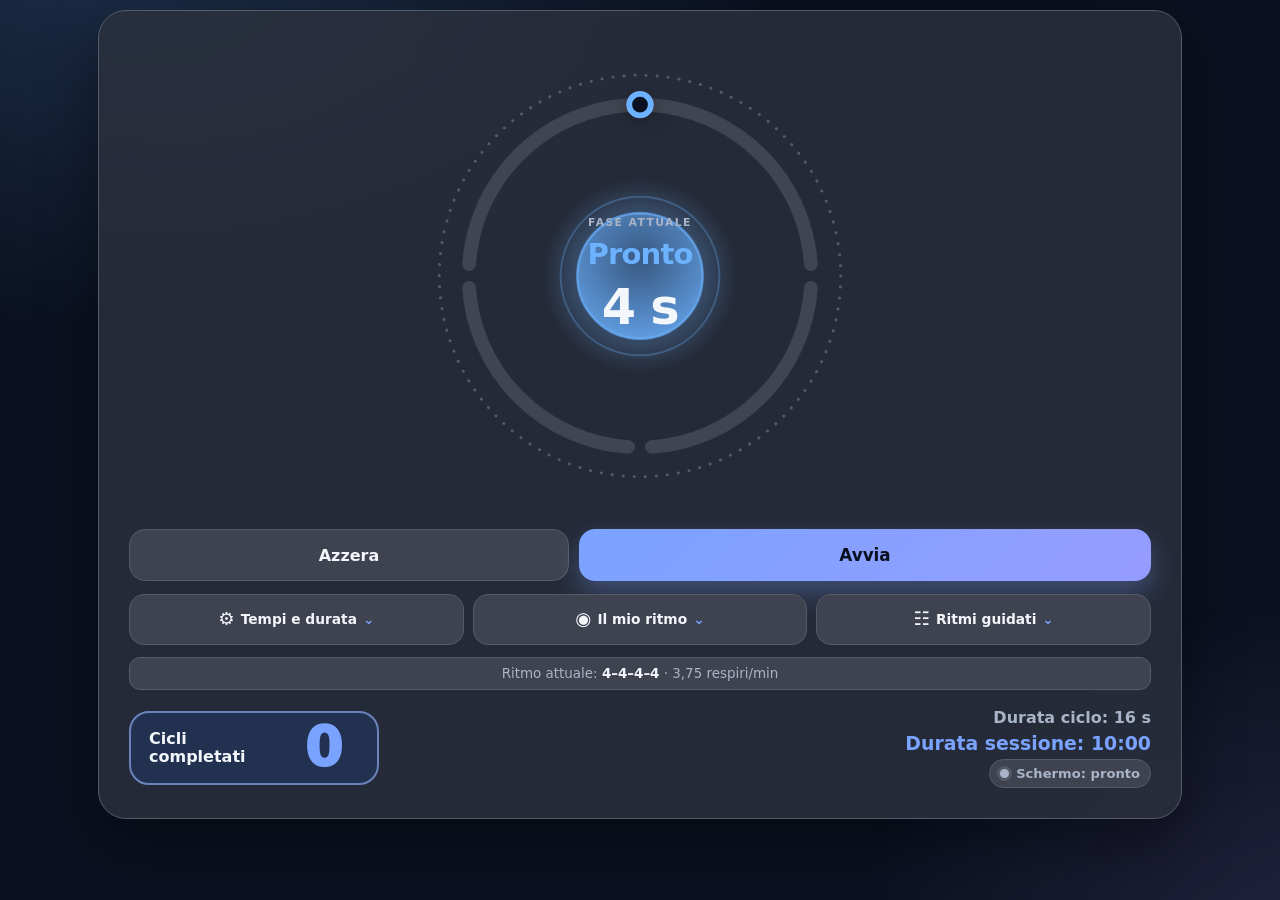
<file: index.html>
<!DOCTYPE html>
<html lang="it" data-theme="dark">
<head>
  <meta charset="UTF-8" />
  <meta name="viewport" content="width=device-width, initial-scale=1, viewport-fit=cover" />
  <meta name="theme-color" content="#0b1120" />
  <title>Respirazione guidata</title>
  <link rel="manifest" href="./manifest.webmanifest" />
  <link rel="icon" type="image/svg+xml" href="./icon.svg" />
  <link rel="apple-touch-icon" sizes="192x192" href="./icon-192.png" />
  <meta name="apple-mobile-web-app-capable" content="yes" />
  <meta name="apple-mobile-web-app-title" content="Respirazione" />
  <meta name="apple-mobile-web-app-status-bar-style" content="black-translucent" />
  <style>
    @property --pc {
      syntax: '<color>';
      inherits: true;
      initial-value: #1e88e5;
    }

    :root {
      color-scheme: light;
      --bg: #f3f6fc;
      --text: #172033;
      --muted: #5f6b80;
      --accent: #246bfd;
      --accent-soft: color-mix(in srgb, var(--accent) 14%, var(--bg));
      --panel: color-mix(in srgb, var(--bg) 30%, #fff);
      --panel-2: color-mix(in srgb, var(--bg) 84%, #27406b);
      --border: color-mix(in srgb, var(--bg) 74%, #27406b);
      --ring-base: color-mix(in srgb, var(--bg) 80%, #27406b);
      --success: #168f67;
      --warning: #c57a09;
      --danger: #c63e45;
      --shadow: 0 22px 60px rgba(23, 32, 51, .13);
      --marker: #ffffff;
      --c-inhale: #1e88e5;
      --c-holdIn: #d98a00;
      --c-exhale: #17a673;
      --c-holdOut: #8b5cf6;
      --orb-hi: color-mix(in srgb, var(--pc) 30%, #fff);
      --pc: var(--c-inhale);
      transition: --pc .8s ease;
    }

    html[data-theme="dark"] {
      color-scheme: dark;
      --bg: #0b1120;
      --text: #f3f6fb;
      --muted: #a9b4c8;
      --accent: #7aa3ff;
      --accent-soft: color-mix(in srgb, var(--accent) 22%, var(--bg));
      --panel: color-mix(in srgb, var(--bg) 87%, #fff);
      --panel-2: color-mix(in srgb, var(--bg) 79%, #fff);
      --border: color-mix(in srgb, var(--bg) 69%, #fff);
      --ring-base: color-mix(in srgb, var(--bg) 78%, #fff);
      --success: #58d0a7;
      --warning: #f2b85b;
      --danger: #ff8389;
      --shadow: 0 22px 60px rgba(0, 0, 0, .4);
      --marker: #0b1120;
      --c-inhale: #6cb2ff;
      --c-holdIn: #ffc65c;
      --c-exhale: #4fdcae;
      --c-holdOut: #b794ff;
      --orb-hi: color-mix(in srgb, var(--pc) 45%, var(--bg));
    }

    * { box-sizing: border-box; }

    html { background: var(--bg); }

    body {
      margin: 0;
      min-height: 100vh;
      font-family: Inter, ui-sans-serif, system-ui, -apple-system, BlinkMacSystemFont, "Segoe UI", sans-serif;
      background: var(--bg);
      color: var(--text);
      transition: background-color .4s ease, color .4s ease;
    }

    body::before {
      content: "";
      position: fixed;
      inset: 0;
      z-index: 0;
      pointer-events: none;
      background:
        radial-gradient(60rem 38rem at 10% -10%, color-mix(in srgb, var(--pc) 20%, transparent), transparent 70%),
        radial-gradient(46rem 34rem at 105% 108%, color-mix(in srgb, var(--c-holdOut) 15%, transparent), transparent 70%);
    }

    button, input { font: inherit; }
    button { touch-action: manipulation; }

    .app {
      position: relative;
      z-index: 1;
      width: min(1120px, 100%);
      margin: 0 auto;
      padding: max(10px, env(safe-area-inset-top)) 18px max(28px, env(safe-area-inset-bottom));
    }

    .icon-row { display: flex; gap: 8px; }

    .icon-btn {
      width: 44px;
      height: 44px;
      border-radius: 14px;
      border: 1px solid var(--border);
      background: color-mix(in srgb, var(--panel) 85%, transparent);
      color: var(--text);
      cursor: pointer;
      display: grid;
      place-items: center;
      font-size: 1.1rem;
      transition: border-color .2s, transform .15s;
    }
    .icon-btn:hover { border-color: var(--accent); }
    .icon-btn:active { transform: scale(.94); }

    .layout {
      display: grid;
      grid-template-columns: minmax(0, 1.55fr) minmax(310px, .75fr);
      gap: 18px;
      align-items: start;
    }

    .card {
      background: color-mix(in srgb, var(--panel) 84%, transparent);
      border: 1px solid var(--border);
      border-radius: 28px;
      box-shadow: var(--shadow);
      backdrop-filter: blur(20px);
      -webkit-backdrop-filter: blur(20px);
    }

    .main-card { padding: clamp(18px, 3vw, 30px); }
    .settings-card { padding: 20px; position: sticky; top: 14px; max-height: calc(100vh - 28px); overflow-y: auto; }

    /* ---------- Stage: orb + anello progressivo ---------- */
    .stage {
      position: relative;
      width: min(100%, 470px);
      aspect-ratio: 1;
      margin: 0 auto;
      container-type: inline-size;
    }

    #breathRing { width: 100%; height: 100%; display: block; overflow: visible; }

    .dots {
      fill: none;
      stroke: var(--border);
      stroke-width: 3;
      stroke-linecap: round;
      stroke-dasharray: .1 11.2;
      transform-box: view-box;
      transform-origin: 240px 240px;
      animation: spin 120s linear infinite;
    }
    @keyframes spin { to { transform: rotate(360deg); } }

    .ring-base {
      fill: none;
      stroke: var(--ring-base);
      stroke-width: 14;
      stroke-linecap: round;
    }

    .ring-active {
      fill: none;
      stroke: var(--seg);
      stroke-width: 14;
      stroke-linecap: round;
      filter: drop-shadow(0 0 7px color-mix(in srgb, var(--seg) 75%, transparent));
    }

    .orb-stop-a { stop-color: var(--orb-hi); stop-opacity: .72; }
    .orb-stop-b { stop-color: var(--pc); stop-opacity: .9; }
    .aura-stop-a { stop-color: var(--pc); stop-opacity: .38; }
    .aura-stop-b { stop-color: var(--pc); stop-opacity: 0; }

    .orb-core { stroke: var(--pc); stroke-opacity: .7; stroke-width: 2.5; }
    .orb-echo { fill: none; stroke: var(--pc); stroke-opacity: .28; stroke-width: 2; }

    .marker {
      fill: var(--marker);
      stroke: var(--pc);
      stroke-width: 6;
      filter: drop-shadow(0 3px 9px rgba(0, 0, 0, .3));
    }

    .stage-center {
      position: absolute;
      inset: 0;
      display: flex;
      flex-direction: column;
      align-items: center;
      justify-content: center;
      text-align: center;
      padding: 0 24%;
      pointer-events: none;
    }

    .eyebrow {
      color: var(--muted);
      font-size: clamp(.58rem, 2.3cqw, .76rem);
      font-weight: 800;
      text-transform: uppercase;
      letter-spacing: .13em;
    }

    .phase-name {
      margin: .35em 0 0;
      font-size: clamp(1.1rem, 6.2cqw, 2rem);
      line-height: 1.04;
      letter-spacing: -.03em;
      text-wrap: balance;
    }

    .countdown {
      margin-top: .18em;
      font-variant-numeric: tabular-nums;
      font-size: clamp(1.4rem, 10.5cqw, 3.1rem);
      font-weight: 850;
      letter-spacing: -.03em;
      color: var(--text);
    }

    .phase-inhale  { color: var(--c-inhale); }
    .phase-holdIn  { color: var(--c-holdIn); }
    .phase-exhale  { color: var(--c-exhale); }
    .phase-holdOut { color: var(--c-holdOut); }

    .legend {
      display: flex;
      flex-wrap: wrap;
      justify-content: center;
      gap: 8px;
      margin-top: 14px;
    }

    .chip {
      display: inline-flex;
      align-items: center;
      gap: 7px;
      padding: 7px 12px;
      border: 1px solid var(--border);
      border-radius: 999px;
      background: var(--panel-2);
      color: var(--muted);
      font-size: .82rem;
      font-weight: 750;
      transition: .25s ease;
    }
    .chip i { width: 10px; height: 10px; border-radius: 50%; background: var(--chip); }
    .chip b { color: var(--text); font-variant-numeric: tabular-nums; }
    .chip.active {
      border-color: var(--chip);
      color: var(--text);
      box-shadow: 0 0 0 3px color-mix(in srgb, var(--chip) 24%, transparent);
    }

    /* ---------- Controlli ---------- */
    .controls {
      display: grid;
      grid-template-columns: auto minmax(150px, 1fr) auto;
      gap: 10px;
      align-items: center;
      margin-top: 18px;
    }

    .btn {
      border: 0;
      border-radius: 16px;
      min-height: 52px;
      padding: 0 20px;
      cursor: pointer;
      font-weight: 800;
      transition: transform .15s ease, box-shadow .2s ease;
    }
    .btn:active { transform: scale(.97); }

    .btn-primary {
      background: linear-gradient(135deg, var(--accent), color-mix(in srgb, var(--accent) 55%, var(--c-holdOut)));
      color: white;
      box-shadow: 0 12px 26px color-mix(in srgb, var(--accent) 30%, transparent);
      font-size: 1.05rem;
    }
    html[data-theme="dark"] .btn-primary { color: #081020; }

    .btn-secondary {
      background: var(--panel-2);
      color: var(--text);
      border: 1px solid var(--border);
    }

    .status-row {
      display: flex;
      justify-content: space-between;
      align-items: center;
      gap: 14px;
      flex-wrap: wrap;
      padding-top: 18px;
      color: var(--muted);
      font-size: .9rem;
    }

    .cycle-counter {
      display: flex;
      align-items: center;
      justify-content: space-between;
      gap: 18px;
      min-width: 250px;
      padding: 12px 18px;
      border: 2px solid color-mix(in srgb, var(--accent) 55%, var(--border));
      border-radius: 20px;
      background: var(--accent-soft);
      color: var(--text);
    }

    .cycle-counter-label { font-size: 1rem; line-height: 1.15; font-weight: 850; }

    .cycle-counter-number {
      min-width: 1.35em;
      color: var(--accent);
      font-size: clamp(2.3rem, 6vw, 3.4rem);
      line-height: .85;
      font-weight: 950;
      text-align: center;
      font-variant-numeric: tabular-nums;
      letter-spacing: -.04em;
    }

    .total-status { font-size: 1rem; font-weight: 750; }

    .session-status {
      display: flex;
      flex-direction: column;
      align-items: flex-end;
      gap: 5px;
      text-align: right;
    }

    .session-remaining {
      color: var(--accent);
      font-size: 1.18rem;
      font-weight: 900;
      font-variant-numeric: tabular-nums;
    }

    .wake-indicator {
      display: inline-flex;
      align-items: center;
      gap: 7px;
      padding: 6px 10px;
      border: 1px solid var(--border);
      border-radius: 999px;
      background: var(--panel-2);
      color: var(--muted);
      font-size: .82rem;
      font-weight: 800;
    }
    .wake-indicator::before {
      content: "";
      width: 9px; height: 9px;
      border-radius: 50%;
      background: var(--muted);
      box-shadow: 0 0 0 3px color-mix(in srgb, var(--muted) 18%, transparent);
    }
    .wake-indicator.active { color: var(--success); border-color: color-mix(in srgb, var(--success) 55%, var(--border)); }
    .wake-indicator.active::before { background: var(--success); box-shadow: 0 0 0 3px color-mix(in srgb, var(--success) 20%, transparent); }
    .wake-indicator.fallback { color: var(--warning); border-color: color-mix(in srgb, var(--warning) 55%, var(--border)); }
    .wake-indicator.fallback::before { background: var(--warning); box-shadow: 0 0 0 3px color-mix(in srgb, var(--warning) 20%, transparent); }
    .wake-indicator.failed { color: var(--danger); border-color: color-mix(in srgb, var(--danger) 55%, var(--border)); }
    .wake-indicator.failed::before { background: var(--danger); box-shadow: 0 0 0 3px color-mix(in srgb, var(--danger) 20%, transparent); }

    /* ---------- Impostazioni ---------- */
    .settings-head {
      display: flex;
      align-items: center;
      justify-content: space-between;
      gap: 12px;
      margin-bottom: 14px;
      flex-wrap: wrap;
    }
    .settings-head h2 { margin: 0; font-size: 1.12rem; }

    .phase-tabs {
      display: grid;
      grid-template-columns: repeat(2, minmax(0, 1fr));
      gap: 8px;
      margin-bottom: 16px;
    }

    .phase-tab {
      border: 1px solid var(--border);
      border-top: 4px solid var(--chip);
      background: var(--panel-2);
      color: var(--text);
      border-radius: 14px;
      padding: 10px 9px 12px;
      cursor: pointer;
      min-height: 58px;
      font-weight: 750;
      line-height: 1.15;
    }
    .phase-tab small {
      display: block;
      margin-top: 4px;
      color: var(--muted);
      font-variant-numeric: tabular-nums;
      font-weight: 700;
    }
    .phase-tab.active {
      border-color: var(--chip);
      border-top-color: var(--chip);
      background: color-mix(in srgb, var(--chip) 16%, var(--panel-2));
    }

    .time-editor {
      background: var(--panel-2);
      border: 1px solid var(--border);
      border-radius: 18px;
      padding: 16px;
    }

    .editor-title {
      display: flex;
      justify-content: space-between;
      gap: 10px;
      align-items: baseline;
      margin-bottom: 13px;
    }
    .editor-title strong { font-size: 1rem; }
    .editor-title span { color: var(--muted); font-size: .85rem; }

    .stepper {
      display: grid;
      grid-template-columns: 54px 1fr 54px;
      gap: 9px;
      align-items: center;
    }

    .stepper button {
      height: 54px;
      border-radius: 14px;
      border: 1px solid var(--border);
      background: var(--panel);
      color: var(--text);
      cursor: pointer;
      font-size: 1.5rem;
      font-weight: 600;
    }

    .stepper input {
      min-width: 0;
      height: 54px;
      border: 1px solid var(--border);
      border-radius: 14px;
      background: var(--panel);
      color: var(--text);
      text-align: center;
      font-size: 1.35rem;
      font-weight: 850;
      font-variant-numeric: tabular-nums;
      outline: none;
    }
    .stepper input:focus { border-color: var(--accent); box-shadow: 0 0 0 3px var(--accent-soft); }

    .range { width: 100%; margin-top: 14px; accent-color: var(--accent); }

    .quick-presets {
      display: grid;
      grid-template-columns: repeat(4, 1fr);
      gap: 7px;
      margin-top: 12px;
    }

    .quick-presets button {
      border: 1px solid var(--border);
      background: var(--panel);
      color: var(--text);
      border-radius: 11px;
      padding: 8px 4px;
      cursor: pointer;
      font-weight: 750;
      font-size: .84rem;
    }

    .session-box, .sound-box, .bg-box, .music-box {
      margin-top: 16px;
      border-top: 1px solid var(--border);
      padding-top: 16px;
    }

    .session-input-row {
      display: grid;
      grid-template-columns: minmax(0, 1fr) auto;
      align-items: center;
      gap: 10px;
      margin-top: 12px;
    }

    .session-input-row input {
      width: 100%;
      height: 48px;
      border: 1px solid var(--border);
      border-radius: 13px;
      background: var(--panel);
      color: var(--text);
      text-align: center;
      font-size: 1.18rem;
      font-weight: 850;
      font-variant-numeric: tabular-nums;
      outline: none;
    }
    .session-input-row input:focus { border-color: var(--accent); box-shadow: 0 0 0 3px var(--accent-soft); }
    .session-input-row span { color: var(--muted); font-weight: 800; }

    .session-presets {
      display: grid;
      grid-template-columns: repeat(4, 1fr);
      gap: 7px;
      margin-top: 9px;
    }

    .session-presets button, .test-sounds-btn {
      border: 1px solid var(--border);
      background: var(--panel);
      color: var(--text);
      border-radius: 11px;
      padding: 9px 5px;
      cursor: pointer;
      font-weight: 800;
    }

    .session-hint { margin: 9px 0 0; color: var(--muted); font-size: .78rem; line-height: 1.35; }

    .test-sounds-btn {
      width: 100%;
      margin-top: 12px;
      color: var(--accent);
      border-color: color-mix(in srgb, var(--accent) 45%, var(--border));
      background: var(--accent-soft);
    }

    .switch-line { display: flex; align-items: center; justify-content: space-between; gap: 14px; }
    .switch-copy strong { display: block; }
    .switch-copy span { color: var(--muted); font-size: .83rem; }

    .toggle {
      width: 54px;
      height: 30px;
      background: var(--border);
      border: 0;
      border-radius: 999px;
      padding: 3px;
      cursor: pointer;
      transition: .2s ease;
      flex: 0 0 auto;
    }
    .toggle::after {
      content: "";
      display: block;
      width: 24px; height: 24px;
      background: white;
      border-radius: 50%;
      box-shadow: 0 2px 7px rgba(0,0,0,.2);
      transition: transform .2s ease;
    }
    .toggle.on { background: var(--accent); }
    .toggle.on::after { transform: translateX(24px); }

    .volume-row { margin-top: 13px; }
    .volume-row label { display: flex; justify-content: space-between; color: var(--muted); font-size: .84rem; }
    .volume-row input { width: 100%; margin-top: 7px; accent-color: var(--accent); }

    /* ---------- Sfondo ---------- */
    .swatches {
      display: grid;
      grid-template-columns: repeat(5, 1fr);
      gap: 9px;
      margin-top: 12px;
    }

    .swatch {
      aspect-ratio: 1;
      border-radius: 50%;
      border: 2px solid var(--border);
      background: var(--sw);
      cursor: pointer;
      padding: 0;
      transition: transform .15s ease, border-color .2s;
    }
    .swatch:hover { transform: scale(1.08); }
    .swatch.active {
      border-color: var(--accent);
      box-shadow: 0 0 0 3px var(--accent-soft);
    }

    .bg-custom-row {
      display: grid;
      grid-template-columns: 1fr auto;
      gap: 9px;
      margin-top: 12px;
      align-items: center;
    }

    .color-pick {
      display: flex;
      align-items: center;
      gap: 10px;
      padding: 7px 10px;
      border: 1px solid var(--border);
      border-radius: 12px;
      background: var(--panel);
      font-size: .86rem;
      font-weight: 750;
      cursor: pointer;
    }
    .color-pick input {
      width: 34px; height: 34px;
      border: 0; padding: 0;
      border-radius: 9px;
      background: none;
      cursor: pointer;
    }

    .mini-btn {
      border: 1px solid var(--border);
      background: var(--panel);
      color: var(--text);
      border-radius: 12px;
      padding: 12px 12px;
      cursor: pointer;
      font-weight: 800;
      font-size: .84rem;
    }

    .apply-note { margin: 14px 0 0; color: var(--muted); font-size: .82rem; line-height: 1.4; }


    /* ---------- Registrazione del ritmo ideale ---------- */
    .record-card { margin-top: 18px; padding: clamp(18px, 3vw, 28px); }
    .record-head { display: flex; align-items: center; justify-content: space-between; gap: 18px; flex-wrap: wrap; }
    .record-head h2 { margin: 0 0 6px; font-size: 1.3rem; letter-spacing: -.02em; }
    .record-head p { margin: 0; color: var(--muted); max-width: 62ch; line-height: 1.45; }
    .record-steps {
      list-style: none; counter-reset: rs; margin: 18px 0 0; padding: 0;
      display: grid; grid-template-columns: repeat(auto-fit, minmax(180px, 1fr)); gap: 10px;
    }
    .record-steps li {
      counter-increment: rs; position: relative;
      padding: 12px 14px 12px 50px; border: 1px solid var(--border); border-radius: 16px;
      background: var(--panel-2); font-size: .9rem; line-height: 1.35; color: var(--muted);
    }
    .record-steps li::before {
      content: counter(rs); position: absolute; left: 12px; top: 50%; transform: translateY(-50%);
      width: 28px; height: 28px; border-radius: 50%; display: grid; place-items: center;
      font-weight: 900; color: #fff; background: var(--chip);
    }
    html[data-theme="dark"] .record-steps li::before { color: #081020; }
    .record-steps li b { color: var(--text); }
    .record-result { margin-top: 18px; padding-top: 18px; border-top: 1px solid var(--border); }
    .record-result h3 { margin: 0 0 12px; font-size: 1.05rem; }
    .record-values { display: grid; grid-template-columns: repeat(auto-fit, minmax(130px, 1fr)); gap: 10px; }
    .rv {
      border: 1px solid var(--border); border-top: 4px solid var(--chip); border-radius: 16px;
      padding: 12px; background: var(--panel-2); text-align: center;
    }
    .rv small { display: block; color: var(--muted); font-weight: 750; }
    .rv strong { display: block; margin-top: 4px; font-size: 1.7rem; font-variant-numeric: tabular-nums; letter-spacing: -.03em; }
    .rv em { display: block; font-style: normal; color: var(--muted); font-size: .76rem; margin-top: 2px; }
    .record-actions { display: flex; gap: 10px; flex-wrap: wrap; margin-top: 14px; }
    .record-actions .btn { min-height: 48px; }
    .record-note { margin: 12px 0 0; color: var(--muted); font-size: .82rem; line-height: 1.4; }

    .rec-overlay {
      position: fixed; inset: 0; z-index: 60;
      display: flex; flex-direction: column; align-items: center; justify-content: center;
      background: color-mix(in srgb, var(--bg) 93%, transparent);
      -webkit-backdrop-filter: blur(16px); backdrop-filter: blur(16px);
      touch-action: none; user-select: none; -webkit-user-select: none; cursor: pointer;
      -webkit-tap-highlight-color: transparent;
      --pc: var(--c-inhale);
    }
    .rec-close { position: absolute; top: max(16px, env(safe-area-inset-top)); right: 16px; z-index: 2; cursor: pointer; }
    .rec-dots { position: absolute; top: max(26px, calc(env(safe-area-inset-top) + 10px)); left: 50%; transform: translateX(-50%); display: flex; gap: 8px; }
    .rec-dots span { width: 44px; height: 8px; border-radius: 99px; background: var(--ring-base); transition: background .3s; }
    .rec-dots span.done { background: var(--c-dot); }
    .rec-dots span.active { background: var(--c-dot); animation: recPulse 1.1s ease-in-out infinite; }
    @keyframes recPulse { 50% { opacity: .35; } }
    .rec-orb {
      position: absolute; width: min(70vw, 60vh, 420px); aspect-ratio: 1; border-radius: 50%;
      background: radial-gradient(circle at 35% 30%, color-mix(in srgb, var(--pc) 32%, #fff), var(--pc) 72%);
      opacity: .32; transform: scale(.55);
      box-shadow: 0 0 80px color-mix(in srgb, var(--pc) 55%, transparent);
      transition: transform 5s cubic-bezier(.45, 0, .55, 1), background .6s;
      pointer-events: none;
    }
    .rec-orb.grow { transform: scale(1); }
    .rec-orb.shrink { transform: scale(.55); }
    .rec-text { position: relative; text-align: center; padding: 0 24px; pointer-events: none; }
    .rec-phase { margin: 8px 0 0; font-size: clamp(2rem, 9vw, 3.6rem); letter-spacing: -.04em; line-height: 1.05; color: var(--pc); }
    .rec-timer { margin-top: 10px; font-size: clamp(2.6rem, 14vw, 5.4rem); font-weight: 900; font-variant-numeric: tabular-nums; letter-spacing: -.04em; }
    .rec-hint { margin: 14px auto 0; max-width: 28ch; color: var(--muted); font-size: 1.05rem; line-height: 1.4; }

    .rec-skip { position: absolute; bottom: max(30px, calc(env(safe-area-inset-bottom) + 16px)); z-index: 2; cursor: pointer; padding: 0 24px; }
    .rec-skip.hidden { display: none !important; }

    .hidden { display: none !important; }

    .toast {
      position: fixed;
      left: 50%;
      bottom: 20px;
      transform: translate(-50%, 20px);
      background: var(--text);
      color: var(--bg);
      padding: 11px 15px;
      border-radius: 12px;
      font-weight: 700;
      opacity: 0;
      pointer-events: none;
      transition: .25s ease;
      z-index: 20;
      max-width: calc(100vw - 36px);
      text-align: center;
    }
    .toast.show { opacity: 1; transform: translate(-50%, 0); }

    @media (max-width: 820px) {
      .layout { grid-template-columns: 1fr; }
      .settings-card { position: static; max-height: none; overflow: visible; }
    }

    @media (max-width: 520px) {
      .app { padding-left: 12px; padding-right: 12px; }
      .main-card, .settings-card { border-radius: 22px; }
      .main-card { padding: 15px; }
      .controls { grid-template-columns: 1fr 1fr; }
      .controls .btn-primary { grid-column: 1 / -1; grid-row: 1; }
      .status-row { display: grid; grid-template-columns: 1fr; font-size: .82rem; }
      .cycle-counter { width: 100%; min-width: 0; }
      .session-status { align-items: center; text-align: center; }
      .total-status { text-align: center; }
    }


    /* Pannelli richiudibili, disposti sotto al cronometro */
    .layout:not(.settings-open) { grid-template-columns: minmax(0, 1fr); }
    .layout:not(.settings-open) .main-card { max-width: 100%; }
    .controls { grid-template-columns: 1fr 1.3fr; }
    .panel-launchers {
      display: grid; grid-template-columns: repeat(3, minmax(0, 1fr));
      gap: 9px; margin-top: 13px;
    }
    .panel-launcher {
      display: flex; align-items: center; justify-content: center;
      flex-wrap: wrap; gap: 6px; min-width: 0; min-height: 51px;
      background: var(--panel-2); border: 1px solid var(--border);
      border-radius: 15px; color: var(--text); cursor: pointer;
      padding: 10px 7px; font-size: .86rem; font-weight: 780;
      line-height: 1.2; text-align: center; transition: background .2s, border-color .2s;
    }
    .panel-launcher:hover, .panel-launcher[aria-expanded="true"] {
      background: var(--accent-soft); border-color: var(--accent);
    }
    .panel-launcher .launch-icon { font-size: 1.15rem; }
    .panel-launcher:focus-visible, .preset-option:focus-visible { outline: 3px solid var(--accent); outline-offset: 3px; }
    .panel-launcher[aria-expanded="true"] .launch-arrow { transform: rotate(180deg); }
    .launch-arrow { display: inline-block; transition: transform .2s; color: var(--accent); }
    .active-rhythm {
      margin: 12px 0 0; padding: 8px 11px; text-align: center;
      background: var(--panel-2); border: 1px solid var(--border);
      border-radius: 11px; color: var(--muted); font-size: .84rem;
    }
    .active-rhythm strong { color: var(--text); }
    .settings-card { align-self: start; }
    .panel-header { display: flex; align-items: flex-start; justify-content: space-between; gap: 12px; }
    .record-head-actions { display: flex; gap: 9px; align-items: center; flex-wrap: wrap; }
    .presets-card { padding: clamp(18px, 3vw, 28px); margin-top: 18px; }
    .presets-card h2 { font-size: 1.3rem; margin: 0 0 6px; letter-spacing: -.02em; }
    .presets-card .panel-subtitle { color: var(--muted); margin: 0; line-height: 1.5; }
    .preset-group { margin-top: 24px; }
    .preset-group h3 { font-size: 1.05rem; margin: 0 0 4px; }
    .preset-group .group-note { color: var(--muted); margin: 0 0 11px; font-size: .84rem; }
    .preset-list { display: grid; grid-template-columns: repeat(2, minmax(0, 1fr)); gap: 10px; }
    .preset-option {
      display: flex; flex-direction: column; gap: 6px; width: 100%; min-width: 0;
      padding: 14px; border: 1px solid var(--border); border-radius: 17px;
      color: var(--text); background: var(--panel-2); cursor: pointer;
      text-align: left; font: inherit; transition: background .2s, border-color .2s, transform .12s;
    }
    .preset-option:hover { border-color: var(--accent); }
    .preset-option:active { transform: scale(.99); }
    .preset-option.selected { border: 2px solid var(--accent); padding: 13px; background: var(--accent-soft); }
    .preset-option-top { display: flex; align-items: center; justify-content: space-between; gap: 8px; flex-wrap: wrap; }
    .preset-time { font-size: 1.09rem; font-weight: 900; font-variant-numeric: tabular-nums; letter-spacing: .01em; }
    .preset-rpm { color: var(--accent); font-size: .81rem; font-weight: 800; }
    .preset-desc { color: var(--muted); font-size: .87rem; line-height: 1.4; }
    .preset-option.selected .preset-desc { color: var(--text); }
    .preset-choice { font-size: .77rem; color: var(--success); font-weight: 800; min-height: 1em; }
    .preset-caution { margin: 19px 0 0; font-size: .84rem; line-height: 1.5; color: var(--muted); }
    .favorite-group {
      border: 1px solid color-mix(in srgb, var(--accent) 48%, var(--border));
      border-radius: 18px; background: var(--accent-soft);
      padding: 16px; margin-top: 18px;
    }
    .favorite-group h3 { font-size: 1.15rem; }
    .favorite-group .preset-option { background: var(--panel); }
    .favorite-actions { margin-top: 12px; display: flex; gap: 8px; flex-wrap: wrap; }
    .favorite-actions .mini-btn { flex: 1 1 190px; }

    @media (max-width: 820px) { .layout.settings-open { grid-template-columns: 1fr; } }
    @media (max-width: 640px) { .preset-list { grid-template-columns: 1fr; } }
    @media (max-width: 520px) {
      .controls { grid-template-columns: 1fr 1.3fr; }
      .controls .btn-primary { grid-column: auto; grid-row: auto; }
      .panel-launchers { gap: 6px; }
      .panel-launcher { padding: 9px 5px; font-size: .75rem; }
      .panel-launcher .launch-icon { font-size: 1rem; }
      .panel-launcher .launch-arrow { display: none; }
    }
    [hidden] { display: none !important; }

    .awake-video {
      position: fixed;
      right: 1px;
      bottom: 1px;
      width: 16px;
      height: 16px;
      opacity: .018;
      pointer-events: none;
      z-index: 0;
    }

    @media (prefers-reduced-motion: reduce) {
      *, *::before, *::after { scroll-behavior: auto !important; transition-duration: .01ms !important; animation: none !important; }
    }
    /* Correzione Android: evita lo spostamento orizzontale del layout. */
    html, body { width: 100%; max-width: 100%; overflow-x: clip; }
    .app, .layout, .main-card, .settings-card { min-width: 0; max-width: 100%; }
    @media (max-width: 820px) {
      .layout, .layout.settings-open { grid-template-columns: minmax(0, 1fr); }
    }
  </style>
</head>
<body>
  <main class="app" aria-label="Respirazione guidata">
    <section class="layout" id="mainLayout">
      <div class="card main-card">
        <div class="stage" role="img" aria-label="Cerchio animato della respirazione">
          <svg id="breathRing" viewBox="0 0 480 480">
            <defs>
              <radialGradient id="orbGrad" cx="50%" cy="36%" r="72%">
                <stop class="orb-stop-a" offset="0%"></stop>
                <stop class="orb-stop-b" offset="100%"></stop>
              </radialGradient>
              <radialGradient id="auraGrad" cx="50%" cy="50%" r="50%">
                <stop class="aura-stop-a" offset="45%"></stop>
                <stop class="aura-stop-b" offset="100%"></stop>
              </radialGradient>
            </defs>
            <circle class="dots" cx="240" cy="240" r="205"></circle>
            <circle id="orbAura" cx="240" cy="240" r="100" fill="url(#auraGrad)"></circle>
            <g id="ringBase"></g>
            <g id="ringActive"></g>
            <circle id="orbEcho" class="orb-echo" cx="240" cy="240" r="80"></circle>
            <circle id="orbCore" class="orb-core" cx="240" cy="240" r="64" fill="url(#orbGrad)"></circle>
            <circle id="marker" class="marker" cx="240" cy="65" r="11"></circle>
          </svg>
          <div class="stage-center">
            <div class="eyebrow">Fase attuale</div>
            <h2 class="phase-name phase-inhale" id="phaseName" aria-live="polite">Pronto</h2>
            <div class="countdown" id="countdown">4,0 s</div>
          </div>
        </div>

        <div class="legend" id="phaseLegend" aria-label="Fasi del ciclo" hidden></div>

        <div class="controls">
          <button class="btn btn-secondary" id="resetBtn" type="button">Azzera</button>
          <button class="btn btn-primary" id="startBtn" type="button">Avvia</button>
        </div>
        <div class="panel-launchers" role="group" aria-label="Apri o chiudi i pannelli dell'esercizio">
          <button class="panel-launcher" id="settingsBtn" type="button" aria-controls="settingsPanel" aria-expanded="false"><span class="launch-icon" aria-hidden="true">⚙</span> Tempi e durata <span class="launch-arrow" aria-hidden="true">⌄</span></button>
          <button class="panel-launcher" id="recordPanelBtn" type="button" aria-controls="recordCard" aria-expanded="false"><span class="launch-icon" aria-hidden="true">◉</span> Il mio ritmo <span class="launch-arrow" aria-hidden="true">⌄</span></button>
          <button class="panel-launcher" id="presetsPanelBtn" type="button" aria-controls="presetsPanel" aria-expanded="false"><span class="launch-icon" aria-hidden="true">☷</span> Ritmi guidati <span class="launch-arrow" aria-hidden="true">⌄</span></button>
        </div>
        <p class="active-rhythm" id="activeRhythm" aria-live="polite">Ritmo attuale: <strong>4–4–4–4</strong></p>

        <div class="status-row">
          <div class="cycle-counter" aria-live="polite" aria-label="Numero di cicli completati">
            <span class="cycle-counter-label">Cicli<br>completati</span>
            <strong class="cycle-counter-number" id="cycleLabel">0</strong>
          </div>
          <div class="session-status">
            <span class="total-status" id="totalLabel">Durata ciclo: 16 s</span>
            <span class="session-remaining" id="sessionRemainingLabel">Tempo restante: 10:00</span>
            <span class="wake-indicator" id="wakeStatus">Schermo: pronto</span>
          </div>
        </div>
      </div>

      <aside class="card settings-card hidden" id="settingsPanel" aria-label="Tempi e durata">
        <div class="settings-head">
          <h2>Definizione dei tempi</h2>
          <div class="icon-row">
            <button class="icon-btn" id="installAppBtn" type="button" hidden aria-label="Installa applicazione" title="Installa applicazione">⬇</button>
            <button class="icon-btn" id="themeBtn" type="button" aria-label="Cambia tema" title="Tema chiaro o scuro">◐</button>
            <button class="icon-btn" id="closeSettingsBtn" type="button" aria-label="Nascondi impostazioni" title="Nascondi">×</button>
          </div>
        </div>

        <div class="phase-tabs" id="phaseTabs" aria-label="Scegli la fase da modificare"></div>

        <div class="time-editor">
          <div class="editor-title">
            <strong id="editorPhaseName">Inspirazione con il naso</strong>
            <span>da 0 a 30 s · con 0 la fase viene saltata</span>
          </div>
          <div class="stepper">
            <button id="minusBtn" type="button" aria-label="Diminuisci il tempo">−</button>
            <input id="timeInput" type="number" min="0" max="30" step="0.5" inputmode="decimal" aria-label="Durata in secondi" />
            <button id="plusBtn" type="button" aria-label="Aumenta il tempo">+</button>
          </div>
          <input class="range" id="timeRange" type="range" min="0" max="30" step="0.5" aria-label="Durata della fase" />
          <div class="quick-presets">
            <button type="button" data-value="0">0 s</button>
            <button type="button" data-value="2">2 s</button>
            <button type="button" data-value="4">4 s</button>
            <button type="button" data-value="6">6 s</button>
          </div>
        </div>

        <div class="bg-box">
          <div class="switch-copy">
            <strong>Colore di sfondo</strong>
            <span>Scegli un'atmosfera o un colore tuo: testi e pannelli si adattano da soli</span>
          </div>
          <div class="swatches" id="bgSwatches" role="group" aria-label="Colori di sfondo predefiniti"></div>
          <div class="bg-custom-row">
            <label class="color-pick">
              <input type="color" id="bgCustom" value="#0b1120" aria-label="Colore di sfondo personalizzato" />
              <span>Colore personalizzato</span>
            </label>
            <button class="mini-btn" id="bgResetBtn" type="button">Predefinito</button>
          </div>
        </div>

        <div class="session-box">
          <div class="switch-copy">
            <strong>Durata della sessione</strong>
            <span>Al termine l'esercizio si arresta e il blocco dello schermo viene rilasciato</span>
          </div>
          <div class="session-input-row">
            <input id="sessionMinutesInput" type="number" min="0" max="180" step="1" inputmode="numeric" value="10" aria-label="Durata della sessione in minuti; zero significa senza limite" />
            <span>minuti</span>
          </div>
          <div class="session-presets" aria-label="Durate rapide della sessione">
            <button type="button" data-session-minutes="5">5 min</button>
            <button type="button" data-session-minutes="10">10 min</button>
            <button type="button" data-session-minutes="15">15 min</button>
            <button type="button" data-session-minutes="0">Senza limite</button>
          </div>
          <p class="session-hint" id="sessionHint">Imposta 0 per lasciare la sessione senza limite.</p>
          <p class="session-hint" id="wakeHint">Il programma prova sia il blocco ufficiale sia una riproduzione video continua. Un file aperto dalla cartella Download non può però imporre a MagicOS di ignorare sempre il time-out.</p>
        </div>

        <div class="music-box">
          <div class="switch-line">
            <div class="switch-copy">
              <strong>Musica di sottofondo</strong>
              <span>La musica accompagna l’esercizio, riparte automaticamente se termina e si arresta con la sessione.</span>
            </div>
            <button class="toggle" id="musicToggle" type="button" role="switch" aria-checked="false" aria-label="Attiva musica di sottofondo"></button>
          </div>
          <div class="volume-row">
            <label for="musicVolumeRange"><span>Volume musica</span><span id="musicVolumeValue">45%</span></label>
            <input id="musicVolumeRange" type="range" min="0" max="100" value="45" aria-label="Volume della musica" />
          </div>
          <p class="session-hint" id="musicStatus">Musica disattivata per impostazione predefinita.</p>
        </div>

        <div class="sound-box">
          <div class="switch-line">
            <div class="switch-copy">
              <strong>Segnali sonori</strong>
              <span>Campane morbide a inizio fase: note che salgono per inspirare, scendono per espirare; acute per il trattenimento a polmoni pieni, gravi a polmoni vuoti</span>
            </div>
            <button class="toggle" id="soundToggle" type="button" role="switch" aria-checked="false" aria-label="Attiva segnali sonori"></button>
          </div>
          <div class="volume-row">
            <label for="volumeRange"><span>Volume</span><span id="volumeValue">85%</span></label>
            <input id="volumeRange" type="range" min="0" max="100" value="85" />
          </div>
          <button class="test-sounds-btn" id="testSoundsBtn" type="button">Attiva e prova tutti i segnali</button>
          <p class="session-hint" id="audioStatus">Audio non ancora attivato. Premi il pulsante di prova una volta.</p>
        </div>

        <p class="apply-note">Le modifiche vengono salvate automaticamente. Se il ciclo è in corso, i nuovi tempi saranno applicati dal ciclo successivo. Il cursore regola il volume relativo del programma; il livello massimo reale dipende comunque dal volume multimediale impostato con i tasti del telefono.</p>
      </aside>
    </section>

    <section class="card record-card hidden" id="recordCard" aria-labelledby="recTitle">
      <div class="record-head">
        <div>
          <h2 id="recTitle">Trova il tuo ritmo ideale</h2>
          <p>Respira come ti viene naturale e tocca lo schermo a ogni cambio di fase: il programma misura da solo i quattro tempi.</p>
        </div>
        <div class="record-head-actions">
          <button class="btn btn-primary" id="recStartBtn" type="button">Registra il mio ritmo</button>
          <button class="icon-btn" id="closeRecordBtn" type="button" title="Chiudi il pannello" aria-label="Chiudi Trova il tuo ritmo ideale">×</button>
        </div>
      </div>
      <ol class="record-steps">
        <li style="--chip: var(--c-inhale)"><b>Tocca</b> e inizia a inspirare</li>
        <li style="--chip: var(--c-holdIn)"><b>Tocca</b> quando hai finito e trattieni</li>
        <li style="--chip: var(--c-exhale)"><b>Tocca</b> quando hai finito ed espira</li>
        <li style="--chip: var(--c-holdOut)"><b>Tocca</b> quando hai finito e trattieni a vuoto</li>
        <li style="--chip: var(--c-inhale)"><b>Tocca</b> un'ultima volta alla fine della pausa</li>
      </ol>
      <p class="record-note">Se una fase non fa parte del tuo ritmo (per esempio non trattieni il respiro), premi «Salta» nella schermata di registrazione: quella fase varrà 0 secondi e verrà saltata durante l'esercizio.</p>
      <div class="record-result hidden" id="recResult">
        <h3>Il tuo ritmo</h3>
        <div class="record-values" id="recValues"></div>
        <div class="record-actions">
          <button class="btn btn-primary" id="recApplyBtn" type="button">Usa e salva come preferito</button>
          <button class="btn btn-secondary" id="recRetryBtn" type="button">Registra di nuovo</button>
        </div>
        <p class="record-note">I tempi vengono arrotondati al mezzo secondo e applicati alla modalità a 4 tempi. Il ritmo viene anche memorizzato come «Il mio preferito» nei Ritmi guidati, per le prossime sessioni. Puoi sostituirlo con una nuova registrazione o con i tempi impostati a mano.</p>
      </div>
    </section>

    <section class="card presets-card hidden" id="presetsPanel" aria-labelledby="presetsTitle">
      <div class="panel-header">
        <div>
          <h2 id="presetsTitle">Scegli un ritmo respiratorio</h2>
          <p class="panel-subtitle">Tocca uno schema per applicarne immediatamente i tempi all'esercizio. I numeri indicano i secondi di inspirazione, eventuale pausa a polmoni pieni, espirazione e pausa finale.</p>
        </div>
        <button class="icon-btn" id="closePresetsBtn" type="button" aria-label="Chiudi ritmi guidati" title="Chiudi">×</button>
      </div>
      <section class="preset-group favorite-group" id="favoriteSection" aria-labelledby="favoriteTitle">
        <h3 id="favoriteTitle">★ Il mio preferito</h3>
        <p class="group-note" id="favoriteHint">Non hai ancora salvato un ritmo personale. Registralo in «Il mio ritmo», oppure usa il pulsante qui sotto per memorizzare i tempi attuali.</p>
        <div class="preset-list">
          <button type="button" id="favoriteOption" class="preset-option" aria-pressed="false" hidden>
            <span class="preset-option-top"><span class="preset-time" id="favoritePattern"></span><span class="preset-rpm" id="favoriteRate"></span></span>
            <span class="preset-desc">Il tuo ritmo personale memorizzato su questo dispositivo</span>
            <span class="preset-choice" aria-hidden="true"></span>
          </button>
        </div>
        <div class="favorite-actions">
          <button class="mini-btn" type="button" id="saveFavoriteCurrentBtn">★ Salva il ritmo attuale come preferito</button>
          <button class="mini-btn" type="button" id="deleteFavoriteBtn" hidden>Elimina preferito</button>
        </div>
      </section>
      <div id="presetGroups" aria-label="Schemi respiratori disponibili"></div>
      <p class="preset-caution">Il preferito viene memorizzato soltanto su questo browser e dispositivo. La prova con il file HTML scaricato e la futura versione online possono avere memorie separate. Non usare la navigazione in incognito se vuoi conservarlo.</p>
      <p class="preset-caution">Indicazioni orientative di benessere, non prescrizioni mediche. Non forzare il ritmo e interrompi in caso di affanno, capogiri o disagio; i ritmi con pause prolungate non sono adatti a tutti.</p>
    </section>
  </main>

  <audio id="backgroundMusic" preload="none" loop playsinline hidden></audio>
  <script src="./music/part-01.js"></script>
  <script src="./music/part-02.js"></script>
  <script src="./music/part-03.js"></script>
  <script src="./music/part-04.js"></script>
  <script src="./music/part-05.js"></script>
  <script src="./music/part-06.js"></script>
  <script src="./music/part-07.js"></script>
  <script src="./music/part-08.js"></script>
  <script src="./music/part-09.js"></script>
  <script src="./music/part-10.js"></script>
  <script src="./music/part-11.js"></script>
  <script src="./music/part-12.js"></script>
  <script src="./music/part-13.js"></script>
  <script src="./music/part-14.js"></script>
  <script src="./music/part-15.js"></script>
  <script src="./music/part-16.js"></script>
  <script src="./music/part-17.js"></script>
  <script>
    // La stessa traccia originale è distribuita in piccole risorse
    // per la pubblicazione su GitHub Pages e la cache PWA offline.
    (() => {
      const chunks = window.__respMusicChunks;
      if (!Array.isArray(chunks) || chunks.length !== 17 || chunks.some(part => typeof part !== 'string')) {
        console.error('Una o più parti della musica non sono state caricate.');
        return;
      }
      document.getElementById('backgroundMusic').src = 'data:audio/mpeg;base64,' + chunks.join('');
      delete window.__respMusicChunks;
    })();
  </script>

  <video id="awakeVideo" class="awake-video" muted loop playsinline preload="auto" aria-hidden="true">
    <source src="[data-uri]" type="video/mp4">
  </video>


  <div class="rec-overlay hidden" id="recOverlay" role="dialog" aria-modal="true" aria-label="Registrazione del ritmo">
    <button class="icon-btn rec-close" id="recCancel" type="button" aria-label="Annulla registrazione">×</button>
    <div class="rec-dots" id="recDots"><span></span><span></span><span></span><span></span></div>
    <div class="rec-orb" id="recOrb"></div>
    <div class="rec-text">
      <div class="eyebrow" id="recEyebrow">Registrazione</div>
      <h2 class="rec-phase" id="recPhase">Pronto?</h2>
      <div class="rec-timer" id="recTimer">&nbsp;</div>
      <p class="rec-hint" id="recHint">Tocca lo schermo in un punto qualsiasi quando inizi a inspirare.</p>
    </div>
    <button class="btn btn-secondary rec-skip hidden" id="recSkip" type="button">Questa fase non c'è: salta (0 s)</button>
  </div>

  <div class="toast" id="toast" role="status"></div>

  <script>
    (() => {
      'use strict';

      const SVGNS = 'http://www.w3.org/2000/svg';
      const CX = 240, CY = 240, RING_R = 175;
      const ORB_MIN = 64, ORB_MAX = 142;
      const SAMPLE_RATE = 44100;
      const DEFAULT_BG = { light: '#f3f6fc', dark: '#0b1120' };

      const PHASES = {
        inhale:  { label: 'Inspirazione con il naso', short: 'Inspirazione con il naso', className: 'phase-inhale', default: 4 },
        holdIn:  { label: 'Trattenimento', short: 'Trattieni', className: 'phase-holdIn', default: 4 },
        exhale:  { label: 'Espirazione con la bocca', short: 'Espirazione con la bocca', className: 'phase-exhale', default: 4 },
        holdOut: { label: 'Pausa finale', short: 'Trattieni', className: 'phase-holdOut', default: 4 }
      };

      // Una sola modalità: quattro fasi configurabili. Imposta le pause a 0 per due tempi.
      const MODE_PHASES = {
        4: ['inhale', 'holdIn', 'exhale', 'holdOut']
      };

      const BG_PRESETS = [
        { name: 'Notte', color: '#0b1120' },
        { name: 'Oceano', color: '#0b2b3b' },
        { name: 'Foresta', color: '#0f2a21' },
        { name: 'Viola', color: '#1c1436' },
        { name: 'Bordeaux', color: '#34172a' },
        { name: 'Alba', color: '#fdeee4' },
        { name: 'Menta', color: '#e2f4ec' },
        { name: 'Cielo', color: '#e4effd' },
        { name: 'Lavanda', color: '#eee8fb' },
        { name: 'Sabbia', color: '#f4eee1' }
      ];

      // Suoni: campane morbide. Salgono per inspirare, scendono per espirare;
      // i trattenimenti sono un doppio tocco (acuto a polmoni pieni, grave a polmoni vuoti).
      const SOUND_DEFS = {
        inhale:  { len: 2.2, notes: [{ t: 0, f: 523.25, a: 1 }, { t: .17, f: 659.25, a: .9 }, { t: .34, f: 783.99, a: .95 }] },
        holdIn:  { len: 1.9, notes: [{ t: 0, f: 783.99, a: 1 }, { t: .38, f: 783.99, a: .55 }] },
        exhale:  { len: 2.4, notes: [{ t: 0, f: 783.99, a: 1 }, { t: .17, f: 659.25, a: .9 }, { t: .34, f: 523.25, a: .95 }] },
        holdOut: { len: 2.1, notes: [{ t: 0, f: 349.23, a: 1 }, { t: .52, f: 440.00, a: .85 }] },
        completion: { len: 3.4, notes: [{ t: 0, f: 523.25, a: .9 }, { t: .24, f: 659.25, a: .9 }, { t: .48, f: 783.99, a: .9 }, { t: .72, f: 1046.5, a: 1 }] }
      };
      const BELL_PARTIALS = [
        { r: 1,     a: 1,   d: 2.1 },
        { r: 1.004, a: .55, d: 2.4 },
        { r: 2,     a: .42, d: 3.3 },
        { r: 3,     a: .16, d: 4.8 },
        { r: 4.2,   a: .07, d: 6.5 }
      ];

      const state = {
        mode: 4,
        durations: { inhale: 4, holdIn: 4, exhale: 4, holdOut: 4 },
        selectedPhase: 'inhale',
        running: false,
        paused: false,
        phaseIndex: 0,
        phaseStartedAt: 0,
        phaseElapsedBeforePause: 0,
        cycles: 0,
        sound: true,
        volume: 0.85,
        music: false,
        musicVolume: 0.45,
        sessionMinutes: 10,
        sessionStartedAt: 0,
        sessionElapsedBeforePause: 0,
        sessionEndTimer: null,
        sessionCompleted: false,
        animationId: null,
        audioContext: null,
        audioMaster: null,
        audioCompressor: null,
        audioElements: {},
        audioUrls: [],
        audioReady: false,
        audioLastError: '',
        wakeLock: null,
        wakeFallbackActive: false,
        wakeWatchdogId: null,
        wakeRequestPending: false,
        wakeFailureReason: '',
        activeSnapshot: null,
        baseTheme: 'dark',
        bgColor: null,
        favorite: null
      };

      const el = {
        phaseName: document.getElementById('phaseName'),
        countdown: document.getElementById('countdown'),
        ringBase: document.getElementById('ringBase'),
        ringActive: document.getElementById('ringActive'),
        marker: document.getElementById('marker'),
        orbCore: document.getElementById('orbCore'),
        orbAura: document.getElementById('orbAura'),
        orbEcho: document.getElementById('orbEcho'),
        phaseLegend: document.getElementById('phaseLegend'),
        startBtn: document.getElementById('startBtn'),
        resetBtn: document.getElementById('resetBtn'),
        settingsBtn: document.getElementById('settingsBtn'),
        settingsPanel: document.getElementById('settingsPanel'),
        closeSettingsBtn: document.getElementById('closeSettingsBtn'),
        phaseTabs: document.getElementById('phaseTabs'),
        editorPhaseName: document.getElementById('editorPhaseName'),
        minusBtn: document.getElementById('minusBtn'),
        plusBtn: document.getElementById('plusBtn'),
        timeInput: document.getElementById('timeInput'),
        timeRange: document.getElementById('timeRange'),
        musicToggle: document.getElementById('musicToggle'),
        musicVolumeRange: document.getElementById('musicVolumeRange'),
        musicVolumeValue: document.getElementById('musicVolumeValue'),
        musicStatus: document.getElementById('musicStatus'),
        backgroundMusic: document.getElementById('backgroundMusic'),
        soundToggle: document.getElementById('soundToggle'),
        volumeRange: document.getElementById('volumeRange'),
        volumeValue: document.getElementById('volumeValue'),
        cycleLabel: document.getElementById('cycleLabel'),
        totalLabel: document.getElementById('totalLabel'),
        sessionRemainingLabel: document.getElementById('sessionRemainingLabel'),
        wakeStatus: document.getElementById('wakeStatus'),
        sessionMinutesInput: document.getElementById('sessionMinutesInput'),
        sessionHint: document.getElementById('sessionHint'),
        testSoundsBtn: document.getElementById('testSoundsBtn'),
        audioStatus: document.getElementById('audioStatus'),
        wakeHint: document.getElementById('wakeHint'),
        themeBtn: document.getElementById('themeBtn'),
        awakeVideo: document.getElementById('awakeVideo'),
        toast: document.getElementById('toast'),
        bgSwatches: document.getElementById('bgSwatches'),
        bgCustom: document.getElementById('bgCustom'),
        bgResetBtn: document.getElementById('bgResetBtn')
      };

      function clamp(value, min, max) {
        return Math.min(max, Math.max(min, value));
      }

      function roundHalf(value) {
        return Math.round(value * 2) / 2;
      }

      function fmt(value) {
        return value.toLocaleString('it-IT', { minimumFractionDigits: value % 1 ? 1 : 0, maximumFractionDigits: 1 });
      }

      // Fasi effettivamente eseguite: quelle a zero secondi vengono saltate.
      function runKeysFor(durations, mode) {
        return MODE_PHASES[mode].filter(k => durations[k] > 0);
      }

      function runKeys() {
        return runKeysFor(state.durations, state.mode);
      }

      function currentPhaseKeys() {
        return MODE_PHASES[state.mode];
      }

      function svgEl(name, attrs) {
        const node = document.createElementNS(SVGNS, name);
        Object.entries(attrs || {}).forEach(([k, v]) => node.setAttribute(k, v));
        return node;
      }

      /* ---------- Salvataggio / caricamento ---------- */
      function normalizedFavorite(value) {
        if (!value || (value.mode !== 2 && value.mode !== 4) || !value.durations) return null;
        const durations = {};
        for (const key of Object.keys(PHASES)) {
          if (value.durations[key] === null || value.durations[key] === undefined || value.durations[key] === '') return null;
          const n = Number(value.durations[key]);
          if (!Number.isFinite(n) || n < 0 || n > 30) return null;
          durations[key] = clamp(roundHalf(n), 0, 30);
        }
        // Migrazione di preferiti precedenti salvati in modalità a 2 tempi.
        if (value.mode === 2) {
          durations.holdIn = 0;
          durations.holdOut = 0;
        }
        if (!runKeysFor(durations, 4).length) return null;
        return { mode: 4, durations };
      }
      function favoriteFromCurrent() {
        return normalizedFavorite({ mode: state.mode, durations: { ...state.durations } });
      }
      function saveSettings() {
        try {
          localStorage.setItem('breathGuideSettings', JSON.stringify({
            mode: state.mode,
            durations: state.durations,
            sound: state.sound,
            volume: state.volume,
            music: state.music,
            musicVolume: state.musicVolume,
            sessionMinutes: state.sessionMinutes,
            settingsVersion: 6,
            theme: state.baseTheme,
            bgColor: state.bgColor,
            favorite: state.favorite
          }));
          return true;
        } catch (_) {
          // Alcuni visualizzatori di file locali bloccano localStorage.
          // Il programma continua comunque a funzionare per la sessione corrente.
          return false;
        }
      }

      function loadSettings() {
        try {
          const saved = JSON.parse(localStorage.getItem('breathGuideSettings'));
          if (!saved) return;
          // Le impostazioni vecchie a 2 tempi sono convertite in quattro fasi, con pause a zero.
          state.mode = 4;
          if (saved.durations) {
            for (const key of Object.keys(PHASES)) {
              const n = Number(saved.durations[key]);
              if (Number.isFinite(n)) state.durations[key] = clamp(roundHalf(n), 0, 30);
            }
          }
          if (saved.mode === 2) {
            state.durations.holdIn = 0;
            state.durations.holdOut = 0;
          }
          if (!runKeys().length) state.durations.inhale = 4;
          if (typeof saved.sound === 'boolean') state.sound = saved.sound;
          if (typeof saved.music === 'boolean') state.music = saved.music;
          if (Number.isFinite(saved.musicVolume)) state.musicVolume = clamp(saved.musicVolume, 0, 1);
          if (Number.isFinite(saved.volume)) state.volume = clamp(saved.volume, 0, 1);
          // Migrazione: le versioni precedenti usavano segnali molto deboli.
          if (!saved.settingsVersion || saved.settingsVersion < 4) state.volume = Math.max(state.volume, .90);
          if (Number.isFinite(saved.sessionMinutes)) state.sessionMinutes = clamp(Math.round(saved.sessionMinutes), 0, 180);
          state.baseTheme = saved.theme === 'light' ? 'light' : 'dark';
          if (typeof saved.bgColor === 'string' && /^#[0-9a-f]{6}$/i.test(saved.bgColor)) state.bgColor = saved.bgColor.toLowerCase();
          state.favorite = normalizedFavorite(saved.favorite);
        } catch (_) {}
      }

      function showToast(message) {
        el.toast.textContent = message;
        el.toast.classList.add('show');
        clearTimeout(showToast.timer);
        showToast.timer = setTimeout(() => el.toast.classList.remove('show'), 1800);
      }

      /* ---------- Tema e colore di sfondo ---------- */
      function luminance(hex) {
        const v = [1, 3, 5].map(i => parseInt(hex.slice(i, i + 2), 16) / 255)
          .map(c => (c <= .03928 ? c / 12.92 : Math.pow((c + .055) / 1.055, 2.4)));
        return .2126 * v[0] + .7152 * v[1] + .0722 * v[2];
      }

      function applyTheme() {
        const root = document.documentElement;
        if (state.bgColor) {
          root.style.setProperty('--bg', state.bgColor);
          root.dataset.theme = luminance(state.bgColor) > .21 ? 'light' : 'dark';
        } else {
          root.style.removeProperty('--bg');
          root.dataset.theme = state.baseTheme;
        }
        const color = state.bgColor || DEFAULT_BG[root.dataset.theme];
        const meta = document.querySelector('meta[name="theme-color"]');
        if (meta) meta.setAttribute('content', color);
        renderBgControls();
      }

      function setBackground(color) {
        state.bgColor = color ? color.toLowerCase() : null;
        applyTheme();
        saveSettings();
      }

      function initBgSwatches() {
        el.bgSwatches.innerHTML = '';
        BG_PRESETS.forEach(p => {
          const b = document.createElement('button');
          b.type = 'button';
          b.className = 'swatch';
          b.title = p.name;
          b.setAttribute('aria-label', `Sfondo ${p.name}`);
          b.dataset.color = p.color;
          b.style.setProperty('--sw', p.color);
          b.addEventListener('click', () => setBackground(p.color));
          el.bgSwatches.appendChild(b);
        });
      }

      function renderBgControls() {
        el.bgSwatches.querySelectorAll('.swatch').forEach(b => {
          b.classList.toggle('active', Boolean(state.bgColor) && b.dataset.color === state.bgColor);
        });
        el.bgCustom.value = state.bgColor || DEFAULT_BG[document.documentElement.dataset.theme] || '#0b1120';
      }

      /* ---------- Impostazioni tempi ---------- */
      function renderPhaseTabs() {
        el.phaseTabs.innerHTML = '';
        const keys = currentPhaseKeys();
        keys.forEach(key => {
          const btn = document.createElement('button');
          btn.type = 'button';
          btn.className = 'phase-tab' + (state.selectedPhase === key ? ' active' : '');
          btn.dataset.phase = key;
          btn.style.setProperty('--chip', `var(--c-${key})`);
          btn.innerHTML = `${PHASES[key].short}<small>${state.durations[key] > 0 ? fmt(state.durations[key]) + ' s' : 'saltata'}</small>`;
          btn.addEventListener('click', () => {
            state.selectedPhase = key;
            renderPhaseTabs();
            renderEditor();
          });
          el.phaseTabs.appendChild(btn);
        });
      }

      function renderEditor() {
        const key = state.selectedPhase;
        el.editorPhaseName.textContent = PHASES[key].label;
        el.timeInput.value = state.durations[key];
        el.timeRange.value = state.durations[key];
      }

      function updateDuration(raw) {
        const num = Number(raw);
        const previous = state.durations[state.selectedPhase];
        let value = clamp(roundHalf(Number.isFinite(num) && String(raw).trim() !== '' ? num : previous), 0, 30);
        state.durations[state.selectedPhase] = value;
        if (!runKeys().length) {
          value = previous > 0 ? previous : .5;
          state.durations[state.selectedPhase] = value;
          showToast('Almeno una fase deve durare più di zero.');
        }
        renderPhaseTabs();
        renderEditor();
        if (!state.running) renderGraph();
        renderStatus();
        if (!state.running) setReadyReadout();
        updatePresetSelection();
        saveSettings();
      }

      /* ---------- Anello progressivo + orb ---------- */
      function getGeometry(durations = state.durations, mode = state.mode) {
        const keys = runKeysFor(durations, mode);
        const total = keys.reduce((sum, key) => sum + durations[key], 0);
        let a = 0;
        const segments = keys.map(key => {
          const span = 360 * durations[key] / total;
          const seg = { key, a1: a, a2: a + span, span, gap: Math.min(8, span * .45) };
          a += span;
          return seg;
        });
        return { segments, total };
      }

      function polar(deg, r = RING_R) {
        const a = deg * Math.PI / 180;
        return { x: CX + r * Math.sin(a), y: CY - r * Math.cos(a) };
      }

      function arcPath(startDeg, endDeg) {
        const p1 = polar(startDeg);
        const p2 = polar(endDeg);
        const large = (endDeg - startDeg) > 180 ? 1 : 0;
        return `M ${p1.x.toFixed(2)} ${p1.y.toFixed(2)} A ${RING_R} ${RING_R} 0 ${large} 1 ${p2.x.toFixed(2)} ${p2.y.toFixed(2)}`;
      }

      function placeMarker(deg) {
        const p = polar(deg);
        el.marker.setAttribute('cx', p.x.toFixed(2));
        el.marker.setAttribute('cy', p.y.toFixed(2));
      }

      function setOrbLevel(level) {
        const r = ORB_MIN + (ORB_MAX - ORB_MIN) * clamp(level, 0, 1);
        el.orbCore.setAttribute('r', r.toFixed(2));
        el.orbEcho.setAttribute('r', (r + 17).toFixed(2));
        el.orbAura.setAttribute('r', (r * 1.55).toFixed(2));
      }

      function easeInOut(p) {
        return .5 - .5 * Math.cos(Math.PI * p);
      }

      function orbLevelFor(key, progress) {
        if (key === 'inhale') return easeInOut(progress);
        if (key === 'holdIn') return 1;
        if (key === 'exhale') return 1 - easeInOut(progress);
        return 0;
      }

      function renderLegend(geom) {
        el.phaseLegend.innerHTML = '';
        geom.segments.forEach((seg, index) => {
          const chip = document.createElement('span');
          chip.className = 'chip';
          chip.dataset.index = index;
          chip.style.setProperty('--chip', `var(--c-${seg.key})`);
          chip.innerHTML = `<i></i>${PHASES[seg.key].short} <b>${fmt(state.durations[seg.key])} s</b>`;
          el.phaseLegend.appendChild(chip);
        });
      }

      function renderGraph() {
        const geom = getGeometry();
        el.ringBase.replaceChildren();
        el.ringActive.replaceChildren();

        geom.segments.forEach((seg, index) => {
          const d = arcPath(seg.a1 + seg.gap / 2, seg.a2 - seg.gap / 2);
          el.ringBase.appendChild(svgEl('path', { d, class: 'ring-base' }));
          const active = svgEl('path', {
            d,
            class: 'ring-active',
            pathLength: '1',
            'stroke-dasharray': '1 1',
            'stroke-dashoffset': '1'
          });
          active.style.setProperty('--seg', `var(--c-${seg.key})`);
          active.style.opacity = '0';
          active.dataset.index = index;
          el.ringActive.appendChild(active);
        });

        renderLegend(geom);

        if (!state.running) {
          placeMarker(0);
          setOrbLevel(0);
        }
      }

      function updateRing(index, progress, geom) {
        const seg = geom.segments[index];
        placeMarker(seg.a1 + seg.span * progress);
        const arcs = el.ringActive.children;
        for (let i = 0; i < arcs.length; i += 1) {
          let f;
          if (i < index) f = 1;
          else if (i > index) f = 0;
          else f = clamp((progress * seg.span - seg.gap / 2) / Math.max(.001, seg.span - seg.gap), 0, 1);
          arcs[i].style.opacity = f > .002 ? '1' : '0';
          arcs[i].setAttribute('stroke-dashoffset', String(1 - f));
        }
      }

      function setActiveSegment(index) {
        const keys = state.activeSnapshot ? state.activeSnapshot.keys : currentPhaseKeys();
        const key = index >= 0 && keys[index] ? keys[index] : 'inhale';
        document.documentElement.style.setProperty('--pc', `var(--c-${key})`);
        el.phaseLegend.querySelectorAll('.chip').forEach(chip => {
          chip.classList.toggle('active', Number(chip.dataset.index) === index);
        });
      }

      /* ---------- Musica di sottofondo: volume e trasporto separati dai segnali ---------- */
      function renderMusic() {
        el.musicToggle.classList.toggle('on', state.music);
        el.musicToggle.setAttribute('aria-checked', String(state.music));
        el.musicVolumeRange.value = Math.round(state.musicVolume * 100);
        el.musicVolumeValue.textContent = `${Math.round(state.musicVolume * 100)}%`;
        el.backgroundMusic.volume = state.musicVolume;
        el.musicStatus.textContent = state.music
          ? 'Attiva: segue avvio, pausa, ripresa e fine dell’esercizio.'
          : 'Musica disattivata per impostazione predefinita.';
        el.musicStatus.style.color = '';
      }

      function pauseMusic(rewind = false) {
        el.backgroundMusic.pause();
        if (rewind) {
          try { el.backgroundMusic.currentTime = 0; } catch (_) {}
        }
      }

      function playMusic() {
        if (!state.music || !state.running || state.paused) return;
        el.backgroundMusic.volume = state.musicVolume;
        // HTMLAudioElement.loop riavvia il brano senza interrompere l'esercizio.
        // La chiamata avviene nel gesto di Avvia/Riprendi, richiesto su Android.
        try {
          const promise = el.backgroundMusic.play();
          if (promise && typeof promise.catch === 'function') {
            promise.catch(error => {
              if (state.music && state.running && !state.paused) {
                el.musicStatus.textContent = 'Riproduzione non consentita dal browser: ' + (error?.message || 'controlla il volume multimediale');
                el.musicStatus.style.color = 'var(--danger)';
              }
            });
          }
        } catch (error) {
          el.musicStatus.textContent = 'Impossibile avviare la musica: ' + (error?.message || 'errore audio');
          el.musicStatus.style.color = 'var(--danger)';
        }
      }

      /* ---------- Rendering generale ---------- */
      function renderSound() {
        el.soundToggle.classList.toggle('on', state.sound);
        el.soundToggle.setAttribute('aria-checked', String(state.sound));
        el.volumeRange.value = Math.round(state.volume * 100);
        el.volumeValue.textContent = `${Math.round(state.volume * 100)}%`;
        Object.values(state.audioElements).forEach(audio => { audio.volume = state.volume; });
        if (el.audioStatus) {
          if (state.audioLastError) {
            el.audioStatus.textContent = `Audio bloccato dal browser: ${state.audioLastError}`;
            el.audioStatus.style.color = 'var(--danger)';
          } else if (state.audioReady) {
            el.audioStatus.textContent = 'Audio attivato. I segnali usano il canale multimediale del telefono.';
            el.audioStatus.style.color = 'var(--success)';
          } else {
            el.audioStatus.textContent = 'Audio non ancora attivato. Premi il pulsante di prova una volta.';
            el.audioStatus.style.color = '';
          }
        }
      }

      function formatClock(seconds) {
        const safe = Math.max(0, Math.ceil(seconds));
        const minutes = Math.floor(safe / 60);
        const secs = safe % 60;
        return `${minutes}:${String(secs).padStart(2, '0')}`;
      }

      function getSessionElapsed(now = performance.now()) {
        if (!state.running) return state.sessionElapsedBeforePause;
        if (state.paused) return state.sessionElapsedBeforePause;
        return Math.max(0, (now - state.sessionStartedAt) / 1000);
      }

      function renderSessionSettings() {
        el.sessionMinutesInput.value = state.sessionMinutes;
        el.sessionHint.textContent = state.sessionMinutes === 0
          ? 'La sessione continuerà finché non la metti in pausa o la azzeri.'
          : `La sessione terminerà automaticamente dopo ${state.sessionMinutes} ${state.sessionMinutes === 1 ? 'minuto' : 'minuti'}.`;
      }

      function updateSessionDisplay(now = performance.now()) {
        if (state.sessionMinutes === 0) {
          el.sessionRemainingLabel.textContent = state.running ? 'Tempo restante: senza limite' : 'Sessione: senza limite';
          return;
        }
        const limit = state.sessionMinutes * 60;
        const remaining = Math.max(0, limit - getSessionElapsed(now));
        el.sessionRemainingLabel.textContent = `${state.running ? 'Tempo restante' : 'Durata sessione'}: ${formatClock(remaining)}`;
      }

      function updateWakeStatus() {
        el.wakeStatus.className = 'wake-indicator';
        if (!state.running || state.paused) {
          el.wakeStatus.textContent = 'Schermo: pronto';
        } else if (state.wakeLock && !state.wakeLock.released) {
          el.wakeStatus.classList.add('active');
          el.wakeStatus.textContent = 'Schermo: blocco ufficiale attivo';
        } else if (state.wakeFallbackActive) {
          el.wakeStatus.classList.add('fallback');
          el.wakeStatus.textContent = 'Schermo: video attivo, non garantito';
        } else {
          el.wakeStatus.classList.add('failed');
          el.wakeStatus.textContent = 'Schermo: blocco non disponibile';
        }
        if (el.wakeHint) {
          const protocol = location.protocol || '';
          if (!window.isSecureContext || !('wakeLock' in navigator)) {
            el.wakeHint.textContent = `Il blocco ufficiale non è disponibile in questa apertura (${protocol || 'origine sconosciuta'}). Il programma usa il video continuo, ma MagicOS può comunque applicare il time-out. Per una garanzia reale serve una pagina HTTPS installata o un'app Android.`;
          } else {
            el.wakeHint.textContent = state.wakeFailureReason
              ? `Il browser ha rifiutato o rilasciato il blocco: ${state.wakeFailureReason}. Il video continuo resta attivo come riserva.`
              : 'Il programma richiede il blocco ufficiale e mantiene anche una riproduzione video continua come riserva.';
          }
        }
      }

      function renderStatus() {
        el.cycleLabel.textContent = String(state.cycles);
        const total = currentPhaseKeys().reduce((sum, key) => sum + state.durations[key], 0);
        el.totalLabel.textContent = `Durata ciclo: ${fmt(total)} s`;
        updateSessionDisplay();
        updateWakeStatus();
      }

      function setReadyReadout() {
        const first = runKeys()[0] || currentPhaseKeys()[0];
        el.phaseName.textContent = 'Pronto';
        el.phaseName.className = `phase-name ${PHASES[first].className}`;
        el.countdown.textContent = `${fmt(state.durations[first])} s`;
        setActiveSegment(-1);
      }

      function renderAll() {
        renderPhaseTabs();
        renderEditor();
        renderGraph();
        renderSound();
        renderMusic();
        renderSessionSettings();
        renderStatus();
        if (!state.running) setReadyReadout();
        updatePresetSelection();
      }

      /* ---------- Audio: sintesi di campane morbide ---------- */
      function writeAscii(view, offset, text) {
        for (let i = 0; i < text.length; i += 1) view.setUint8(offset + i, text.charCodeAt(i));
      }

      function makeWavUrl(def) {
        const total = Math.round(def.len * SAMPLE_RATE);
        const buf = new Float32Array(total);
        def.notes.forEach(note => {
          const start = Math.round(note.t * SAMPLE_RATE);
          const end = Math.min(total, start + Math.round(2.0 * SAMPLE_RATE));
          for (let i = start; i < end; i += 1) {
            const t = (i - start) / SAMPLE_RATE;
            let v = 0;
            for (const p of BELL_PARTIALS) {
              v += p.a * Math.sin(2 * Math.PI * note.f * p.r * t) * Math.exp(-p.d * t);
            }
            buf[i] += v * Math.min(1, t / .006) * note.a;
          }
        });
        // Dissolvenza finale e normalizzazione: ogni segnale ha lo stesso picco.
        const fade = Math.round(.08 * SAMPLE_RATE);
        let peak = 0;
        for (let i = 0; i < total; i += 1) {
          if (i > total - fade) buf[i] *= (total - i) / fade;
          peak = Math.max(peak, Math.abs(buf[i]));
        }
        const gain = peak > 0 ? .92 / peak : 1;

        const buffer = new ArrayBuffer(44 + total * 2);
        const view = new DataView(buffer);
        writeAscii(view, 0, 'RIFF');
        view.setUint32(4, 36 + total * 2, true);
        writeAscii(view, 8, 'WAVE');
        writeAscii(view, 12, 'fmt ');
        view.setUint32(16, 16, true);
        view.setUint16(20, 1, true);
        view.setUint16(22, 1, true);
        view.setUint32(24, SAMPLE_RATE, true);
        view.setUint32(28, SAMPLE_RATE * 2, true);
        view.setUint16(32, 2, true);
        view.setUint16(34, 16, true);
        writeAscii(view, 36, 'data');
        view.setUint32(40, total * 2, true);
        for (let i = 0; i < total; i += 1) view.setInt16(44 + i * 2, Math.round(clamp(buf[i] * gain, -1, 1) * 32767), true);
        const url = URL.createObjectURL(new Blob([view], { type: 'audio/wav' }));
        state.audioUrls.push(url);
        return url;
      }

      function initAudioElements() {
        if (Object.keys(state.audioElements).length) return;
        Object.entries(SOUND_DEFS).forEach(([key, def]) => {
          const audio = new Audio(makeWavUrl(def));
          audio.preload = 'auto';
          audio.volume = state.volume;
          audio.playsInline = true;
          state.audioElements[key] = audio;
        });
      }

      async function ensureAudio() {
        initAudioElements();
        if (!state.audioContext) {
          const AudioCtx = window.AudioContext || window.webkitAudioContext;
          if (AudioCtx) {
            state.audioContext = new AudioCtx();
            state.audioMaster = state.audioContext.createGain();
            state.audioCompressor = state.audioContext.createDynamicsCompressor();
            state.audioCompressor.threshold.value = -12;
            state.audioCompressor.knee.value = 6;
            state.audioCompressor.ratio.value = 4;
            state.audioCompressor.attack.value = 0.003;
            state.audioCompressor.release.value = 0.2;
            state.audioMaster.gain.value = 1;
            state.audioMaster.connect(state.audioCompressor).connect(state.audioContext.destination);
          }
        }
        try {
          if (state.audioContext && state.audioContext.state === 'suspended') await state.audioContext.resume();
          state.audioLastError = '';
          renderSound();
          return state.audioContext;
        } catch (error) {
          state.audioLastError = error?.message || 'attivazione non consentita';
          renderSound();
          return null;
        }
      }

      function bellTone(ctx, frequency, start, gainValue) {
        if (!ctx) return;
        BELL_PARTIALS.forEach(p => {
          const osc = ctx.createOscillator();
          const gain = ctx.createGain();
          osc.type = 'sine';
          osc.frequency.value = frequency * p.r;
          const peak = Math.max(.0001, gainValue * p.a * .5);
          gain.gain.setValueAtTime(.0001, start);
          gain.gain.linearRampToValueAtTime(peak, start + .006);
          gain.gain.exponentialRampToValueAtTime(.0001, start + Math.min(2, 5 / p.d));
          osc.connect(gain).connect(state.audioMaster || ctx.destination);
          osc.start(start);
          osc.stop(start + 2.05);
        });
      }

      function webAudioFallback(key) {
        const ctx = state.audioContext;
        const def = SOUND_DEFS[key];
        if (!ctx || !def) return;
        const now = ctx.currentTime + .01;
        def.notes.forEach(n => bellTone(ctx, n.f, now + n.t, .6 * state.volume * n.a));
      }

      async function playStoredSound(key) {
        if (!state.sound || state.volume <= 0) return false;
        initAudioElements();
        const audio = state.audioElements[key];
        if (!audio) return false;
        try {
          audio.pause();
          audio.currentTime = 0;
          audio.volume = state.volume;
          await audio.play();
          state.audioReady = true;
          state.audioLastError = '';
          renderSound();
          return true;
        } catch (error) {
          state.audioLastError = error?.message || 'riproduzione non consentita';
          await ensureAudio();
          webAudioFallback(key);
          renderSound();
          return false;
        }
      }

      async function playPhaseSound(key) {
        if (!state.sound || state.volume <= 0) return;
        await playStoredSound(key);
        if ('vibrate' in navigator) {
          const patterns = { inhale: [45], holdIn: [55, 80, 55], exhale: [90], holdOut: [45, 70, 45, 70, 80] };
          try { navigator.vibrate(patterns[key] || [45]); } catch (_) {}
        }
      }

      async function playCompletionSound() {
        if (!state.sound || state.volume <= 0) return;
        await playStoredSound('completion');
      }

      async function testAllSounds() {
        state.sound = true;
        initAudioElements();
        await ensureAudio();
        renderSound();
        saveSettings();
        const keys = runKeys();
        for (const key of keys) {
          await playStoredSound(key);
          await new Promise(resolve => setTimeout(resolve, key === 'holdOut' ? 1500 : 1300));
        }
        showToast(state.audioReady ? 'Segnali attivati. Regola anche il volume multimediale del telefono.' : 'Il browser ha bloccato l’audio: premi di nuovo il pulsante di prova.');
      }

      /* ---------- Blocco schermo ---------- */
      async function activateAwakeFallback() {
        if (!el.awakeVideo) return false;
        try {
          el.awakeVideo.muted = false;
          el.awakeVideo.volume = 0.01;
          el.awakeVideo.loop = true;
          el.awakeVideo.playsInline = true;
          el.awakeVideo.setAttribute('playsinline', '');
          el.awakeVideo.setAttribute('webkit-playsinline', '');
          el.awakeVideo.disablePictureInPicture = true;
          if (el.awakeVideo.paused || el.awakeVideo.ended) {
            el.awakeVideo.currentTime = 0;
            await el.awakeVideo.play();
          }
          state.wakeFallbackActive = !el.awakeVideo.paused;
        } catch (error) {
          state.wakeFallbackActive = false;
          state.wakeFailureReason = error?.message || 'riproduzione video non consentita';
        }
        updateWakeStatus();
        return state.wakeFallbackActive;
      }

      function deactivateAwakeFallback() {
        if (!el.awakeVideo) return;
        try {
          el.awakeVideo.pause();
          el.awakeVideo.currentTime = 0;
        } catch (_) {}
        state.wakeFallbackActive = false;
        updateWakeStatus();
      }

      function startWakeWatchdog() {
        clearInterval(state.wakeWatchdogId);
        state.wakeWatchdogId = setInterval(() => {
          if (!state.running || state.paused) return;
          if (document.visibilityState === 'visible') {
            if (!state.wakeLock || state.wakeLock.released) requestWakeLock();
            if (!state.wakeFallbackActive || el.awakeVideo.paused || el.awakeVideo.ended) activateAwakeFallback();
          }
          updateWakeStatus();
        }, 4000);
      }

      function stopWakeWatchdog() {
        clearInterval(state.wakeWatchdogId);
        state.wakeWatchdogId = null;
      }

      async function requestWakeLock() {
        if (!state.running || state.paused || state.wakeRequestPending) return;
        state.wakeRequestPending = true;
        activateAwakeFallback();

        try {
          if (!window.isSecureContext) throw new Error('Contesto non sicuro');
          if (!('wakeLock' in navigator)) throw new Error('API non disponibile');
          if (state.wakeLock && !state.wakeLock.released) {
            updateWakeStatus();
            return;
          }

          const sentinel = await navigator.wakeLock.request('screen');
          state.wakeLock = sentinel;
          state.wakeFailureReason = '';
          sentinel.addEventListener('release', () => {
            if (state.wakeLock === sentinel) state.wakeLock = null;
            updateWakeStatus();
            if (document.visibilityState === 'visible' && state.running && !state.paused) {
              setTimeout(requestWakeLock, 300);
            }
          }, { once: true });
        } catch (error) {
          state.wakeFailureReason = error && error.message ? error.message : 'Blocco non concesso';
        } finally {
          state.wakeRequestPending = false;
          updateWakeStatus();
        }
      }

      async function releaseWakeLock() {
        stopWakeWatchdog();
        const lock = state.wakeLock;
        state.wakeLock = null;
        try {
          if (lock && !lock.released) await lock.release();
        } catch (_) {}
        deactivateAwakeFallback();
        updateWakeStatus();
      }

      /* ---------- Ciclo respiratorio ---------- */
      function beginPhase(index, elapsed = 0, withSound = true) {
        const keys = state.activeSnapshot.keys;
        state.phaseIndex = index;
        state.phaseStartedAt = performance.now() - elapsed * 1000;
        state.phaseElapsedBeforePause = 0;
        const key = keys[index];
        el.phaseName.textContent = PHASES[key].short;
        el.phaseName.className = `phase-name ${PHASES[key].className}`;
        setActiveSegment(index);
        if (withSound) playPhaseSound(key);
      }

      function clearSessionEndTimer() {
        clearTimeout(state.sessionEndTimer);
        state.sessionEndTimer = null;
      }

      function scheduleSessionEnd() {
        clearSessionEndTimer();
        if (!state.running || state.paused || state.sessionMinutes === 0) return;
        const remainingMs = Math.max(0, state.sessionMinutes * 60000 - getSessionElapsed() * 1000);
        state.sessionEndTimer = setTimeout(finishSession, remainingMs + 20);
      }

      async function finishSession() {
        if (!state.running) return;
        state.sessionElapsedBeforePause = state.sessionMinutes > 0 ? state.sessionMinutes * 60 : getSessionElapsed();
        state.running = false;
        state.paused = false;
        state.sessionCompleted = true;
        pauseMusic(true);
        cancelAnimationFrame(state.animationId);
        clearSessionEndTimer();
        await releaseWakeLock();
        renderGraph();
        el.startBtn.textContent = 'Avvia nuova sessione';
        el.phaseName.textContent = 'Sessione completata';
        el.phaseName.className = 'phase-name phase-inhale';
        el.countdown.textContent = '0:00';
        setActiveSegment(-1);
        updateSessionDisplay();
        updateWakeStatus();
        playCompletionSound();
        showToast('Sessione completata. Ora lo schermo può spegnersi.');
      }

      function updateSessionMinutes(raw) {
        const value = clamp(Math.round(Number(raw) || 0), 0, 180);
        state.sessionMinutes = value;
        renderSessionSettings();
        updateSessionDisplay();
        if (state.running && !state.paused) {
          if (value > 0 && getSessionElapsed() >= value * 60) finishSession();
          else scheduleSessionEnd();
        }
        saveSettings();
      }

      async function startOrPause() {
        if (!state.running) {
          if (state.sessionCompleted) resetSession(false);
          if (!runKeys().length) {
            showToast('Imposta almeno una fase maggiore di zero.');
            return;
          }
          state.activeSnapshot = {
            mode: state.mode,
            keys: runKeysFor(state.durations, state.mode),
            durations: { ...state.durations },
            geometry: getGeometry({ ...state.durations }, state.mode)
          };
          state.running = true;
          state.paused = false;
          state.sessionCompleted = false;
          state.sessionElapsedBeforePause = 0;
          state.sessionStartedAt = performance.now();
          el.startBtn.textContent = 'Pausa';
          renderGraph();
          playMusic();

          // Queste chiamate partono direttamente dal tocco dell'utente: è essenziale su Android.
          const videoPromise = activateAwakeFallback();
          const audioPromise = state.sound ? ensureAudio() : Promise.resolve();
          requestWakeLock();
          await Promise.race([Promise.allSettled([videoPromise, audioPromise]), new Promise(resolve => setTimeout(resolve, 350))]);
          if (!state.running || state.paused) return;

          beginPhase(0);
          startWakeWatchdog();
          scheduleSessionEnd();
          tick();
          return;
        }

        if (!state.paused) {
          const pauseNow = performance.now();
          state.phaseElapsedBeforePause = (pauseNow - state.phaseStartedAt) / 1000;
          state.sessionElapsedBeforePause = Math.max(0, (pauseNow - state.sessionStartedAt) / 1000);
          state.paused = true;
          pauseMusic();
          cancelAnimationFrame(state.animationId);
          clearSessionEndTimer();
          el.startBtn.textContent = 'Riprendi';
          el.phaseName.textContent = 'In pausa';
          releaseWakeLock();
          updateSessionDisplay();
        } else {
          state.paused = false;
          state.sessionStartedAt = performance.now() - state.sessionElapsedBeforePause * 1000;
          el.startBtn.textContent = 'Pausa';
          playMusic();
          const videoPromise = activateAwakeFallback();
          const audioPromise = state.sound ? ensureAudio() : Promise.resolve();
          requestWakeLock();
          await Promise.race([Promise.allSettled([videoPromise, audioPromise]), new Promise(resolve => setTimeout(resolve, 350))]);
          if (!state.running || state.paused) return;
          beginPhase(state.phaseIndex, state.phaseElapsedBeforePause, false);
          startWakeWatchdog();
          scheduleSessionEnd();
          tick();
        }
      }

      function tick(now = performance.now()) {
        if (!state.running || state.paused) return;

        updateSessionDisplay(now);
        if (state.sessionMinutes > 0 && getSessionElapsed(now) >= state.sessionMinutes * 60) {
          finishSession();
          return;
        }

        const snap = state.activeSnapshot;
        const key = snap.keys[state.phaseIndex];
        const duration = snap.durations[key];
        let elapsed = (now - state.phaseStartedAt) / 1000;

        if (elapsed >= duration) {
          const overflow = elapsed - duration;
          let nextIndex = state.phaseIndex + 1;
          if (nextIndex >= snap.keys.length) {
            state.cycles += 1;
            renderStatus();
            nextIndex = 0;
            // Applica eventuali modifiche solo all'inizio del nuovo ciclo.
            state.activeSnapshot = {
              mode: state.mode,
              keys: runKeysFor(state.durations, state.mode),
              durations: { ...state.durations },
              geometry: getGeometry({ ...state.durations }, state.mode)
            };
            renderGraph();
          }
          beginPhase(nextIndex, Math.max(0, overflow));
          elapsed = Math.max(0, overflow);
        }

        const active = state.activeSnapshot;
        const currentKey = active.keys[state.phaseIndex];
        const currentDuration = active.durations[currentKey];
        const progress = clamp(elapsed / currentDuration, 0, 1);
        updateRing(state.phaseIndex, progress, active.geometry);
        setOrbLevel(orbLevelFor(currentKey, progress));
        el.countdown.textContent = `${fmt(Math.max(0, currentDuration - elapsed))} s`;

        state.animationId = requestAnimationFrame(tick);
      }

      function resetSession(showMessage = true) {
        pauseMusic(true);
        state.running = false;
        state.paused = false;
        state.phaseIndex = 0;
        state.phaseElapsedBeforePause = 0;
        state.sessionElapsedBeforePause = 0;
        state.sessionStartedAt = 0;
        state.sessionCompleted = false;
        state.cycles = 0;
        state.activeSnapshot = null;
        cancelAnimationFrame(state.animationId);
        clearSessionEndTimer();
        el.startBtn.textContent = 'Avvia';
        releaseWakeLock();
        renderGraph();
        renderStatus();
        setReadyReadout();
        if (showMessage) showToast('Sessione azzerata.');
      }


      /* ---------- Pannelli e ritmi predefiniti ---------- */
      const presetData = [{"name":"Due tempi","note":"Inspirazione – espirazione","entries":[["2–2","15","Ritmo rapido controllato, non particolarmente rilassante"],["2–4","10","Controllo della dispnea, espirazione a labbra socchiuse"],["3–3","10","Iniziare a regolarizzare il respiro"],["3–4","8,6","Rilassamento leggero"],["3–5","7,5","Gestione dello stress"],["3–6","6,7","Rilassamento con espirazione prolungata"],["4–4","7,5","Attenzione, meditazione, ritmo regolare"],["4–5","6,7","Rilassamento progressivo"],["4–6","6","Stress, ansia lieve, regolazione del respiro"],["4–7","5,5","Rilassamento profondo, se confortevole"],["4–8","5","Preparazione al sonno, se non provoca affanno"],["5–5","6","Respirazione lenta o coerente, variabilità cardiaca"],["5–6","5,5","Rilassamento e concentrazione calma"],["5–7","5","Meditazione, rallentamento respiratorio"],["6–6","5","Meditazione lenta, per chi è già abituato"],["6–8","4,3","Respirazione molto lenta, non adatta a tutti"]]},{"name":"Quattro tempi","note":"Inspirazione – pausa – espirazione – pausa","entries":[["2–1–3–1","8,6","Familiarizzazione con le pause"],["2–2–2–2","7,5","Coordinazione respiratoria"],["3–1–4–1","6,7","Rilassamento leggero"],["3–2–4–1","6","Controllo e consapevolezza del respiro"],["3–3–3–3","5","Respirazione quadrata, gestione dello stress"],["4–1–6–1","5","Rilassamento con espirazione prolungata"],["4–2–4–2","5","Concentrazione e controllo respiratorio"],["4–2–6–2","4,3","Meditazione e rilassamento lento"],["4–4–4–4","3,75","Box breathing, calma e concentrazione"],["4–4–6–2","3,75","Variante meditativa avanzata"],["5–2–6–2","4","Rilassamento molto lento"],["5–5–5–5","3","Variante quadrata impegnativa"],["6–3–6–3","3,3","Controllo respiratorio avanzato"],["3–0–3–4","6","Esempio di schema personalizzato, senza pausa dopo l’inspirazione"]]},{"name":"Tre tempi","note":"Inspirazione – trattenimento – espirazione (pausa finale a 0 secondi)","entries":[["4–7–8","3,2","Rilassamento prima del sonno"],["4–2–6","5","Regolazione del respiro"],["3–2–5","6","Rilassamento moderato"],["5–2–7","4,3","Meditazione lenta"]]}];
      const panelSpec = [
        { button: 'settingsBtn', panel: 'settingsPanel' },
        { button: 'recordPanelBtn', panel: 'recordCard' },
        { button: 'presetsPanelBtn', panel: 'presetsPanel' }
      ];
      function syncPanels() {
        panelSpec.forEach(spec => {
          const open = !document.getElementById(spec.panel).classList.contains('hidden');
          document.getElementById(spec.button).setAttribute('aria-expanded', String(open));
        });
        document.getElementById('mainLayout').classList.toggle('settings-open',
          !document.getElementById('settingsPanel').classList.contains('hidden'));
      }
      function setPanelOpen(panelId, open) {
        const panel = document.getElementById(panelId);
        if (!panel) return;
        panel.classList.toggle('hidden', !open);
        syncPanels();
        if (open) panel.scrollIntoView({ behavior: 'smooth', block: 'start' });
      }
      function togglePanel(panelId) {
        const panel = document.getElementById(panelId);
        setPanelOpen(panelId, panel.classList.contains('hidden'));
      }
      function presetValues(pattern) {
        const v = pattern.split('–').map(Number);
        if (v.length === 2) return { mode: 4, durations: { inhale:v[0], holdIn:0, exhale:v[1], holdOut:0 }};
        if (v.length === 3) return { mode: 4, durations: { inhale:v[0], holdIn:v[1], exhale:v[2], holdOut:0 }};
        return { mode: 4, durations: { inhale:v[0], holdIn:v[1], exhale:v[2], holdOut:v[3] }};
      }
      // Mostra 2, 3 o 4 numeri in base alle pause non utilizzate.
      function patternForDurations(durations) {
        const keys = durations.holdIn === 0 && durations.holdOut === 0
          ? ['inhale', 'exhale']
          : durations.holdOut === 0
            ? ['inhale', 'holdIn', 'exhale']
            : MODE_PHASES[4];
        return keys.map(k => fmt(durations[k])).join('–');
      }
      function currentPattern() {
        return patternForDurations(state.durations);
      }
      function currentMatchesFavorite() {
        const favorite = state.favorite;
        if (!favorite || favorite.mode !== state.mode) return false;
        return MODE_PHASES[state.mode].every(k => favorite.durations[k] === state.durations[k]);
      }
      function refreshFavoritePanel() {
        const favorite = state.favorite;
        const button = document.getElementById('favoriteOption');
        if (!button) return;
        const removeButton = document.getElementById('deleteFavoriteBtn');
        const hint = document.getElementById('favoriteHint');
        button.hidden = !favorite;
        removeButton.hidden = !favorite;
        if (!favorite) {
          hint.textContent = 'Non hai ancora salvato un ritmo personale. Registralo in «Il mio ritmo», oppure usa il pulsante qui sotto per memorizzare i tempi attuali.';
          return;
        }
        const seconds = MODE_PHASES[4].reduce((sum, key) => sum + favorite.durations[key], 0);
        const pattern = patternForDurations(favorite.durations);
        const rpm = (60 / seconds).toLocaleString('it-IT', { maximumFractionDigits: 2 });
        document.getElementById('favoritePattern').textContent = pattern;
        document.getElementById('favoriteRate').textContent = rpm + ' respiri/min';
        button.setAttribute('aria-label', 'Usa il mio preferito: ' + pattern);
        hint.textContent = 'Questo ritmo resta salvato tra una sessione e l’altra sullo stesso browser. Toccalo per usarlo, anche dopo aver provato altri ritmi.';
      }
      function saveCurrentAsFavorite() {
        const favorite = favoriteFromCurrent();
        if (!favorite) { showToast('Imposta almeno una fase diversa da zero.'); return; }
        state.favorite = favorite;
        refreshFavoritePanel();
        updatePresetSelection();
        const stored = saveSettings();
        showToast(stored ? 'Ritmo personale memorizzato come preferito.' : 'Non è stato possibile memorizzare il preferito su questo browser.');
      }
      function applyFavorite() {
        if (!state.favorite) return;
        const favorite = normalizedFavorite(state.favorite);
        if (!favorite) return;
        resetSession(false);
        state.mode = favorite.mode;
        Object.assign(state.durations, favorite.durations);
        state.selectedPhase = 'inhale';
        renderAll();
        saveSettings();
        showToast('Il mio preferito impostato: premi Avvia.');
        setPanelOpen('presetsPanel', false);
        window.scrollTo({ top: 0, behavior: 'smooth' });
      }
      function deleteFavorite() {
        state.favorite = null;
        refreshFavoritePanel();
        updatePresetSelection();
        saveSettings();
        showToast('Preferito eliminato. Il ritmo attuale non cambia.');
      }
      function updatePresetSelection() {
        const seconds = MODE_PHASES[4].reduce((a,k) => a + state.durations[k], 0);
        const rpm = seconds > 0 ? (60 / seconds).toLocaleString('it-IT', {maximumFractionDigits:2}) : '—';
        document.getElementById('activeRhythm').innerHTML = 'Ritmo attuale: <strong></strong> · ' + rpm + ' respiri/min';
        document.querySelector('#activeRhythm strong').textContent = currentPattern();
        document.querySelectorAll('#presetGroups .preset-option').forEach(button => {
          const vals = presetValues(button.dataset.pattern);
          const match = MODE_PHASES[4].every(k => vals.durations[k] === state.durations[k]);
          button.classList.toggle('selected', match);
          button.setAttribute('aria-pressed', String(match));
          button.querySelector('.preset-choice').textContent = match ? '✓ Schema attivo' : '';
        });
        const favoriteButton = document.getElementById('favoriteOption');
        if (favoriteButton) {
          const match = currentMatchesFavorite();
          favoriteButton.classList.toggle('selected', match);
          favoriteButton.setAttribute('aria-pressed', String(match));
          favoriteButton.querySelector('.preset-choice').textContent = match ? '✓ Il tuo preferito è attivo' : '';
        }
      }
      function applyPreset(pattern) {
        const values = presetValues(pattern);
        resetSession(false);
        state.mode = values.mode;
        Object.assign(state.durations, values.durations);
        state.selectedPhase = 'inhale';
        renderAll();
        saveSettings();
        showToast('Ritmo ' + pattern + ' impostato: premi Avvia.');
        setPanelOpen('presetsPanel', false);
        window.scrollTo({ top:0, behavior:'smooth' });
      }
      function initPresets() {
        const container = document.getElementById('presetGroups');
        presetData.forEach((group, groupIndex) => {
          const section = document.createElement('section');
          section.className = 'preset-group';
          const title = document.createElement('h3');
          title.textContent = group.name;
          title.id = 'preset-group-' + groupIndex;
          section.setAttribute('aria-labelledby', title.id);
          section.appendChild(title);
          const note = document.createElement('p');
          note.className = 'group-note';
          note.textContent = group.note;
          section.appendChild(note);
          const list = document.createElement('div');
          list.className = 'preset-list';
          group.entries.forEach(([pattern,rpm,indication]) => {
            const button = document.createElement('button');
            button.type = 'button';
            button.className = 'preset-option';
            button.dataset.pattern = pattern;
            button.setAttribute('aria-pressed','false');
            button.setAttribute('aria-label','Seleziona ' + pattern + ': ' + indication);
            const top = document.createElement('span');
            top.className = 'preset-option-top';
            const time = document.createElement('span');
            time.className = 'preset-time'; time.textContent = pattern;
            const rate = document.createElement('span');
            rate.className = 'preset-rpm'; rate.textContent = rpm + ' respiri/min';
            top.append(time, rate);
            const desc = document.createElement('span');
            desc.className = 'preset-desc'; desc.textContent = indication;
            const chosen = document.createElement('span');
            chosen.className = 'preset-choice'; chosen.setAttribute('aria-hidden','true');
            button.append(top,desc,chosen);
            button.addEventListener('click', () => applyPreset(pattern));
            list.appendChild(button);
          });
          section.appendChild(list);
          container.appendChild(section);
        });
        refreshFavoritePanel();
        updatePresetSelection();
      }

      function toggleSettings() { togglePanel('settingsPanel'); }

      function toggleTheme() {
        const next = document.documentElement.dataset.theme === 'dark' ? 'light' : 'dark';
        const hadCustom = Boolean(state.bgColor);
        state.baseTheme = next;
        state.bgColor = null;
        applyTheme();
        saveSettings();
        if (hadCustom) showToast('Sfondo predefinito ripristinato.');
      }

      // Sulla PWA installata il manifest imposta lo schermo intero fin dall'apertura.
      // In Chrome normale il fullscreen richiede un gesto dell'utente: lo richiediamo
      // automaticamente al primo tocco su Avvia/Riprendi, senza un pulsante apposito.
      function enterFullscreenWhenStarting() {
        if (document.fullscreenElement) return;
        if (window.matchMedia && window.matchMedia('(display-mode: fullscreen)').matches) return;
        if (typeof document.documentElement.requestFullscreen !== 'function') return;
        try {
          const request = document.documentElement.requestFullscreen();
          if (request && typeof request.catch === 'function') request.catch(() => {});
        } catch (_) { /* Su alcuni browser Android il fullscreen non è supportato. */ }
      }

      /* ---------- Eventi ---------- */
      el.startBtn.addEventListener('click', () => {
        if (!state.running || state.paused) enterFullscreenWhenStarting();
        startOrPause();
      });
      el.resetBtn.addEventListener('click', () => resetSession(true));
      el.settingsBtn.addEventListener('click', toggleSettings);
      el.closeSettingsBtn.addEventListener('click', () => setPanelOpen('settingsPanel',false));
      document.getElementById('recordPanelBtn').addEventListener('click', () => togglePanel('recordCard'));
      document.getElementById('closeRecordBtn').addEventListener('click', () => setPanelOpen('recordCard',false));
      document.getElementById('presetsPanelBtn').addEventListener('click', () => togglePanel('presetsPanel'));
      document.getElementById('closePresetsBtn').addEventListener('click', () => setPanelOpen('presetsPanel',false));
      document.getElementById('favoriteOption').addEventListener('click', applyFavorite);
      document.getElementById('saveFavoriteCurrentBtn').addEventListener('click', saveCurrentAsFavorite);
      document.getElementById('deleteFavoriteBtn').addEventListener('click', deleteFavorite);
      el.minusBtn.addEventListener('click', () => updateDuration(state.durations[state.selectedPhase] - .5));
      el.plusBtn.addEventListener('click', () => updateDuration(state.durations[state.selectedPhase] + .5));
      el.timeInput.addEventListener('change', e => updateDuration(e.target.value));
      el.timeRange.addEventListener('input', e => updateDuration(e.target.value));
      document.querySelectorAll('.quick-presets button').forEach(btn => {
        btn.addEventListener('click', () => updateDuration(btn.dataset.value));
      });
      el.musicToggle.addEventListener('click', () => {
        state.music = !state.music;
        if (state.music) {
          playMusic();
        } else {
          pauseMusic(true);
        }
        renderMusic();
        saveSettings();
      });
      el.musicVolumeRange.addEventListener('input', e => {
        state.musicVolume = Number(e.target.value) / 100;
        el.backgroundMusic.volume = state.musicVolume;
        renderMusic();
        saveSettings();
      });
      el.soundToggle.addEventListener('click', async () => {
        state.sound = !state.sound;
        if (state.sound) {
          await ensureAudio();
          playPhaseSound(state.selectedPhase);
        }
        renderSound();
        saveSettings();
      });
      el.volumeRange.addEventListener('input', e => {
        state.volume = Number(e.target.value) / 100;
        renderSound();
        saveSettings();
      });
      el.volumeRange.addEventListener('change', () => {
        if (state.sound) playStoredSound(state.selectedPhase);
      });
      el.testSoundsBtn.addEventListener('click', testAllSounds);
      el.sessionMinutesInput.addEventListener('change', e => updateSessionMinutes(e.target.value));
      document.querySelectorAll('[data-session-minutes]').forEach(btn => {
        btn.addEventListener('click', () => updateSessionMinutes(btn.dataset.sessionMinutes));
      });
      el.bgCustom.addEventListener('input', e => setBackground(e.target.value));
      el.bgResetBtn.addEventListener('click', () => {
        setBackground(null);
        showToast('Sfondo predefinito ripristinato.');
      });
      el.themeBtn.addEventListener('click', toggleTheme);
      ['pause', 'ended', 'stalled', 'error'].forEach(eventName => {
        el.awakeVideo.addEventListener(eventName, () => {
          state.wakeFallbackActive = false;
          updateWakeStatus();
          if (state.running && !state.paused && document.visibilityState === 'visible') {
            setTimeout(activateAwakeFallback, 180);
          }
        });
      });
      el.awakeVideo.addEventListener('playing', () => {
        state.wakeFallbackActive = true;
        updateWakeStatus();
      });
      document.addEventListener('visibilitychange', () => {
        if (document.visibilityState === 'visible' && state.running && !state.paused) {
          requestWakeLock();
        }
      });
      window.addEventListener('focus', () => {
        if (state.running && !state.paused) requestWakeLock();
      });
      window.addEventListener('pagehide', releaseWakeLock);
      window.addEventListener('beforeunload', () => state.audioUrls.forEach(url => URL.revokeObjectURL(url)));
      window.addEventListener('keydown', e => {
        if (e.code === 'Space' && !['INPUT', 'BUTTON'].includes(document.activeElement.tagName)) {
          e.preventDefault();
          startOrPause();
        }
        if (e.key === 'Escape' && !document.fullscreenElement) { panelSpec.forEach(x => setPanelOpen(x.panel,false)); }
      });


      /* ---------- Registrazione del ritmo ideale ---------- */
      const REC_KEYS = ['inhale', 'holdIn', 'exhale', 'holdOut'];
      const REC_TEXT = {
        inhale:  ['Inspira', 'Tocca quando hai finito di inspirare.'],
        holdIn:  ['Trattieni', 'Tocca quando hai finito di trattenere.'],
        exhale:  ['Espira', 'Tocca quando hai finito di espirare.'],
        holdOut: ['Trattieni a vuoto', 'Tocca quando hai finito di trattenere.']
      };
      // idx: fase in corso (-1 = non ancora iniziato); durs: durate misurate; 0 = fase saltata.
      const rec = { active: false, idx: -1, start: 0, lastInput: 0, durs: [], openedAt: 0, raf: 0, values: null };
      const rEl = {
        overlay: document.getElementById('recOverlay'),
        orb: document.getElementById('recOrb'),
        dots: Array.from(document.querySelectorAll('#recDots span')),
        eyebrow: document.getElementById('recEyebrow'),
        phase: document.getElementById('recPhase'),
        timer: document.getElementById('recTimer'),
        hint: document.getElementById('recHint'),
        skip: document.getElementById('recSkip'),
        startBtn: document.getElementById('recStartBtn'),
        cancelBtn: document.getElementById('recCancel'),
        result: document.getElementById('recResult'),
        values: document.getElementById('recValues'),
        applyBtn: document.getElementById('recApplyBtn'),
        retryBtn: document.getElementById('recRetryBtn')
      };

      function recRender() {
        const n = rec.idx;
        rEl.skip.classList.toggle('hidden', n < 0);
        if (n < 0) {
          rEl.eyebrow.textContent = 'Registrazione';
          rEl.phase.textContent = 'Pronto?';
          rEl.phase.style.color = 'var(--text)';
          rEl.timer.innerHTML = '&nbsp;';
          rEl.hint.textContent = 'Tocca lo schermo in un punto qualsiasi quando inizi a inspirare.';
          rEl.overlay.style.setProperty('--pc', 'var(--c-inhale)');
          rEl.orb.className = 'rec-orb';
        } else {
          const key = REC_KEYS[n];
          rEl.eyebrow.textContent = `Fase ${n + 1} di 4`;
          rEl.phase.textContent = REC_TEXT[key][0];
          rEl.phase.style.color = '';
          rEl.hint.textContent = REC_TEXT[key][1];
          rEl.overlay.style.setProperty('--pc', `var(--c-${key})`);
          rEl.orb.className = 'rec-orb' + (key === 'inhale' || key === 'holdIn' ? ' grow' : key === 'exhale' ? ' shrink' : '');
        }
        rEl.dots.forEach((dot, i) => {
          dot.style.setProperty('--c-dot', `var(--c-${REC_KEYS[i]})`);
          dot.className = i < n ? 'done' : (i === n ? 'active' : '');
        });
      }

      function recLoop() {
        if (!rec.active) return;
        if (rec.idx >= 0) {
          const secs = (performance.now() - rec.start) / 1000;
          rEl.timer.textContent = `${fmt(Math.round(secs * 10) / 10)} s`;
        }
        rec.raf = requestAnimationFrame(recLoop);
      }

      function recOpen() {
        if (state.running && !state.paused) startOrPause();
        if (document.activeElement && document.activeElement.blur) document.activeElement.blur();
        rec.active = true;
        rec.idx = -1;
        rec.durs = [];
        rec.openedAt = performance.now();
        rec.lastInput = 0;
        rEl.overlay.classList.remove('hidden');
        document.body.style.overflow = 'hidden';
        recRender();
        cancelAnimationFrame(rec.raf);
        rec.raf = requestAnimationFrame(recLoop);
      }

      function recClose() {
        rec.active = false;
        cancelAnimationFrame(rec.raf);
        rEl.overlay.classList.add('hidden');
        document.body.style.overflow = '';
      }

      function recFinish() {
        const values = {};
        REC_KEYS.forEach((key, i) => {
          const secs = rec.durs[i];
          values[key] = secs === 0 ? 0 : clamp(roundHalf(Math.max(secs, .5)), .5, 30);
        });
        if (!REC_KEYS.some(k => values[k] > 0)) values.inhale = .5;
        rec.values = values;
        recClose();
        rEl.values.innerHTML = '';
        REC_KEYS.forEach((key, i) => {
          const box = document.createElement('div');
          box.className = 'rv';
          box.style.setProperty('--chip', `var(--c-${key})`);
          const note = rec.durs[i] === 0 ? 'saltata' : `misurato: ${fmt(Math.round(rec.durs[i] * 10) / 10)} s`;
          box.innerHTML = `<small>${PHASES[key].short}${key === 'holdOut' ? ' a vuoto' : ''}</small><strong>${fmt(values[key])} s</strong><em>${note}</em>`;
          rEl.values.appendChild(box);
        });
        rEl.result.classList.remove('hidden');
        rEl.result.scrollIntoView({ behavior: 'smooth', block: 'nearest' });
      }

      // Chiude la fase in corso con la durata data e passa alla successiva.
      function recAdvance(now, duration) {
        rec.durs[rec.idx] = duration;
        rec.lastInput = now;
        if ('vibrate' in navigator) { try { navigator.vibrate(25); } catch (_) {} }
        if (rec.idx >= REC_KEYS.length - 1) { recFinish(); return; }
        rec.idx += 1;
        rec.start = now;
        recRender();
      }

      function recTap(e) {
        if (!rec.active) return;
        if (e.target && e.target.closest && e.target.closest('button')) return;
        const now = performance.now();
        if (now - rec.openedAt < 500) return;
        if (rec.lastInput && now - rec.lastInput < 300) return;
        if (e.cancelable) e.preventDefault();
        if (rec.idx < 0) {
          rec.idx = 0;
          rec.start = now;
          rec.lastInput = now;
          if ('vibrate' in navigator) { try { navigator.vibrate(25); } catch (_) {} }
          recRender();
        } else {
          recAdvance(now, (now - rec.start) / 1000);
        }
      }

      function recSkip() {
        if (!rec.active || rec.idx < 0) return;
        recAdvance(performance.now(), 0);
      }

      function recApply() {
        if (!rec.values) return;
        if (state.running) resetSession(false);
        REC_KEYS.forEach(key => { state.durations[key] = rec.values[key]; });
        state.selectedPhase = 'inhale';
        state.favorite = favoriteFromCurrent();
        refreshFavoritePanel();
        renderAll();
        const stored = saveSettings();
        window.scrollTo({ top: 0, behavior: 'smooth' });
        showToast(stored ? 'Il mio preferito salvato: premi Avvia per provarlo.' : 'Ritmo applicato, ma questo browser non consente di salvarlo.');
      }

      rEl.startBtn.addEventListener('click', recOpen);
      rEl.retryBtn.addEventListener('click', recOpen);
      rEl.applyBtn.addEventListener('click', recApply);
      rEl.cancelBtn.addEventListener('click', recClose);
      rEl.skip.addEventListener('click', recSkip);
      rEl.overlay.addEventListener('pointerdown', recTap);
      window.addEventListener('keydown', e => {
        if (!rec.active) return;
        if (e.code === 'Escape') { e.stopImmediatePropagation(); recClose(); return; }
        if (e.code === 'Space' || e.code === 'Enter') { e.preventDefault(); e.stopImmediatePropagation(); if (!e.repeat) recTap({ target: null, cancelable: false }); }
      }, true);

      loadSettings();
      initPresets();
      syncPanels();
      initBgSwatches();
      applyTheme();
      initAudioElements();
      renderAll();
    })();
  </script>

  <script>
    if ('serviceWorker' in navigator && /^https?:$/.test(location.protocol)) {
      window.addEventListener('load', () => {
        navigator.serviceWorker.register('./sw.js', { scope: './' })
          .catch(error => console.warn('Cache offline non disponibile:',error));
      });
    }
    (() => {
      const installButton = document.getElementById('installAppBtn');
      let installPrompt = null;
      window.addEventListener('beforeinstallprompt', event => {
        event.preventDefault();
        installPrompt = event;
        installButton.hidden = false;
      });
      installButton.addEventListener('click', async () => {
        if (!installPrompt) return;
        const prompt = installPrompt;
        installPrompt = null;
        installButton.hidden = true;
        try { await prompt.prompt(); await prompt.userChoice; }
        catch (error) { console.warn('Installazione non disponibile:',error); }
      });
      window.addEventListener('appinstalled', () => {
        installPrompt = null;
        installButton.hidden = true;
      });
    })();
  </script>
</body>
</html>
</file>
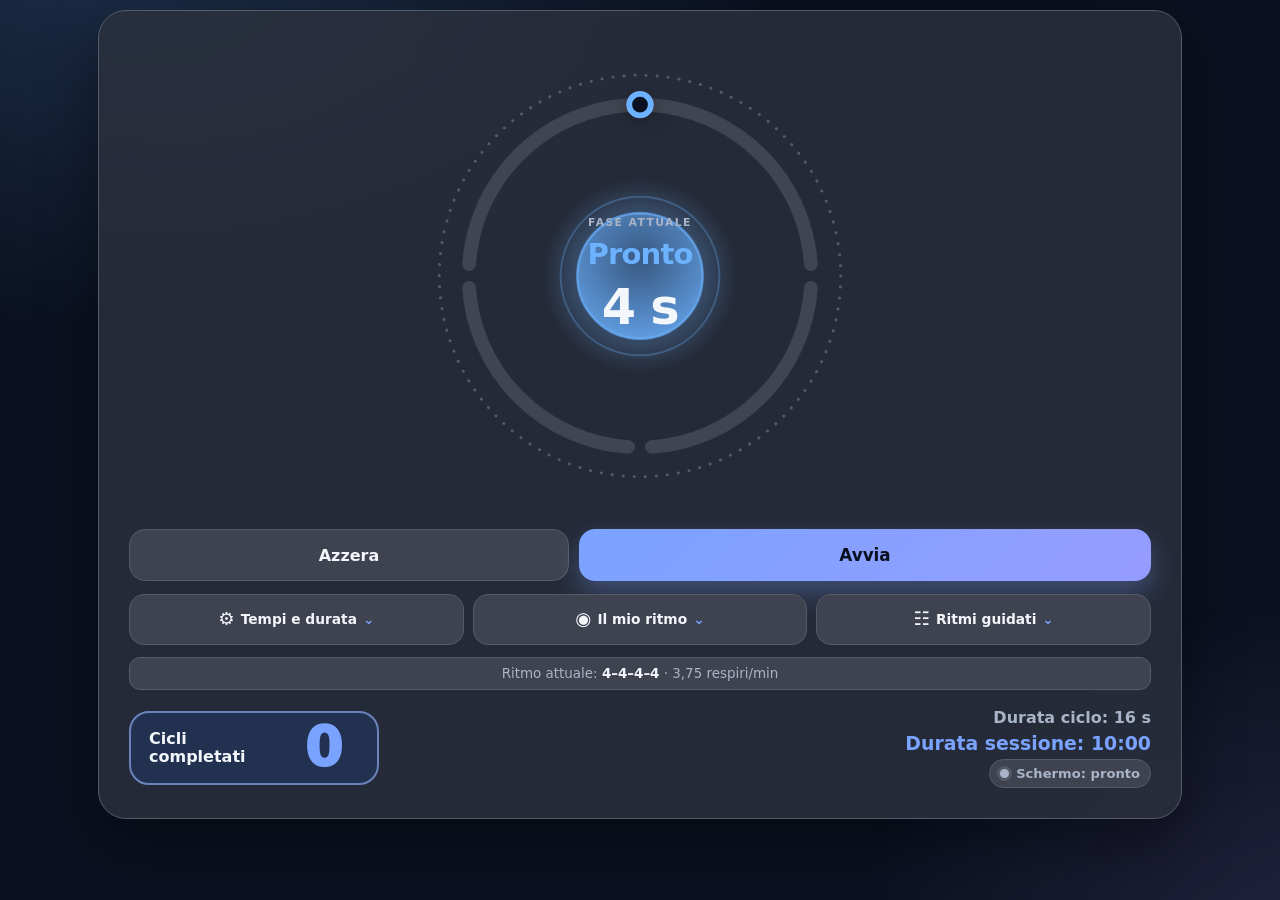
<file: index_backup_2026-10-31.html>
<!DOCTYPE html>
<html lang="it" data-theme="dark">
<head>
  <meta charset="UTF-8" />
  <meta name="viewport" content="width=device-width, initial-scale=1, viewport-fit=cover" />
  <meta name="theme-color" content="#0b1120" />
  <title>Respirazione guidata</title>
  <link rel="manifest" href="./manifest.webmanifest" />
  <link rel="icon" type="image/svg+xml" href="./icon.svg" />
  <link rel="apple-touch-icon" sizes="192x192" href="./icon-192.png" />
  <meta name="apple-mobile-web-app-capable" content="yes" />
  <meta name="apple-mobile-web-app-title" content="Respirazione" />
  <meta name="apple-mobile-web-app-status-bar-style" content="black-translucent" />
  <style>
    @property --pc {
      syntax: '<color>';
      inherits: true;
      initial-value: #1e88e5;
    }

    :root {
      color-scheme: light;
      --bg: #f3f6fc;
      --text: #172033;
      --muted: #5f6b80;
      --accent: #246bfd;
      --accent-soft: color-mix(in srgb, var(--accent) 14%, var(--bg));
      --panel: color-mix(in srgb, var(--bg) 30%, #fff);
      --panel-2: color-mix(in srgb, var(--bg) 84%, #27406b);
      --border: color-mix(in srgb, var(--bg) 74%, #27406b);
      --ring-base: color-mix(in srgb, var(--bg) 80%, #27406b);
      --success: #168f67;
      --warning: #c57a09;
      --danger: #c63e45;
      --shadow: 0 22px 60px rgba(23, 32, 51, .13);
      --marker: #ffffff;
      --c-inhale: #1e88e5;
      --c-holdIn: #d98a00;
      --c-exhale: #17a673;
      --c-holdOut: #8b5cf6;
      --orb-hi: color-mix(in srgb, var(--pc) 30%, #fff);
      --pc: var(--c-inhale);
      transition: --pc .8s ease;
    }

    html[data-theme="dark"] {
      color-scheme: dark;
      --bg: #0b1120;
      --text: #f3f6fb;
      --muted: #a9b4c8;
      --accent: #7aa3ff;
      --accent-soft: color-mix(in srgb, var(--accent) 22%, var(--bg));
      --panel: color-mix(in srgb, var(--bg) 87%, #fff);
      --panel-2: color-mix(in srgb, var(--bg) 79%, #fff);
      --border: color-mix(in srgb, var(--bg) 69%, #fff);
      --ring-base: color-mix(in srgb, var(--bg) 78%, #fff);
      --success: #58d0a7;
      --warning: #f2b85b;
      --danger: #ff8389;
      --shadow: 0 22px 60px rgba(0, 0, 0, .4);
      --marker: #0b1120;
      --c-inhale: #6cb2ff;
      --c-holdIn: #ffc65c;
      --c-exhale: #4fdcae;
      --c-holdOut: #b794ff;
      --orb-hi: color-mix(in srgb, var(--pc) 45%, var(--bg));
    }

    * { box-sizing: border-box; }

    html { background: var(--bg); }

    body {
      margin: 0;
      min-height: 100vh;
      font-family: Inter, ui-sans-serif, system-ui, -apple-system, BlinkMacSystemFont, "Segoe UI", sans-serif;
      background: var(--bg);
      color: var(--text);
      transition: background-color .4s ease, color .4s ease;
    }

    body::before {
      content: "";
      position: fixed;
      inset: 0;
      z-index: 0;
      pointer-events: none;
      background:
        radial-gradient(60rem 38rem at 10% -10%, color-mix(in srgb, var(--pc) 20%, transparent), transparent 70%),
        radial-gradient(46rem 34rem at 105% 108%, color-mix(in srgb, var(--c-holdOut) 15%, transparent), transparent 70%);
    }

    button, input { font: inherit; }
    button { touch-action: manipulation; }

    .app {
      position: relative;
      z-index: 1;
      width: min(1120px, 100%);
      margin: 0 auto;
      padding: max(10px, env(safe-area-inset-top)) 18px max(28px, env(safe-area-inset-bottom));
    }

    .icon-row { display: flex; gap: 8px; }

    .icon-btn {
      width: 44px;
      height: 44px;
      border-radius: 14px;
      border: 1px solid var(--border);
      background: color-mix(in srgb, var(--panel) 85%, transparent);
      color: var(--text);
      cursor: pointer;
      display: grid;
      place-items: center;
      font-size: 1.1rem;
      transition: border-color .2s, transform .15s;
    }
    .icon-btn:hover { border-color: var(--accent); }
    .icon-btn:active { transform: scale(.94); }

    .layout {
      display: grid;
      grid-template-columns: minmax(0, 1.55fr) minmax(310px, .75fr);
      gap: 18px;
      align-items: start;
    }

    .card {
      background: color-mix(in srgb, var(--panel) 84%, transparent);
      border: 1px solid var(--border);
      border-radius: 28px;
      box-shadow: var(--shadow);
      backdrop-filter: blur(20px);
      -webkit-backdrop-filter: blur(20px);
    }

    .main-card { padding: clamp(18px, 3vw, 30px); }
    .settings-card { padding: 20px; position: sticky; top: 14px; max-height: calc(100vh - 28px); overflow-y: auto; }

    /* ---------- Stage: orb + anello progressivo ---------- */
    .stage {
      position: relative;
      width: min(100%, 470px);
      aspect-ratio: 1;
      margin: 0 auto;
      container-type: inline-size;
    }

    #breathRing { width: 100%; height: 100%; display: block; overflow: visible; }

    .dots {
      fill: none;
      stroke: var(--border);
      stroke-width: 3;
      stroke-linecap: round;
      stroke-dasharray: .1 11.2;
      transform-box: view-box;
      transform-origin: 240px 240px;
      animation: spin 120s linear infinite;
    }
    @keyframes spin { to { transform: rotate(360deg); } }

    .ring-base {
      fill: none;
      stroke: var(--ring-base);
      stroke-width: 14;
      stroke-linecap: round;
    }

    .ring-active {
      fill: none;
      stroke: var(--seg);
      stroke-width: 14;
      stroke-linecap: round;
      filter: drop-shadow(0 0 7px color-mix(in srgb, var(--seg) 75%, transparent));
    }

    .orb-stop-a { stop-color: var(--orb-hi); stop-opacity: .72; }
    .orb-stop-b { stop-color: var(--pc); stop-opacity: .9; }
    .aura-stop-a { stop-color: var(--pc); stop-opacity: .38; }
    .aura-stop-b { stop-color: var(--pc); stop-opacity: 0; }

    .orb-core { stroke: var(--pc); stroke-opacity: .7; stroke-width: 2.5; }
    .orb-echo { fill: none; stroke: var(--pc); stroke-opacity: .28; stroke-width: 2; }

    .marker {
      fill: var(--marker);
      stroke: var(--pc);
      stroke-width: 6;
      filter: drop-shadow(0 3px 9px rgba(0, 0, 0, .3));
    }

    .stage-center {
      position: absolute;
      inset: 0;
      display: flex;
      flex-direction: column;
      align-items: center;
      justify-content: center;
      text-align: center;
      padding: 0 24%;
      pointer-events: none;
    }

    .eyebrow {
      color: var(--muted);
      font-size: clamp(.58rem, 2.3cqw, .76rem);
      font-weight: 800;
      text-transform: uppercase;
      letter-spacing: .13em;
    }

    .phase-name {
      margin: .35em 0 0;
      font-size: clamp(1.1rem, 6.2cqw, 2rem);
      line-height: 1.04;
      letter-spacing: -.03em;
      text-wrap: balance;
    }

    .countdown {
      margin-top: .18em;
      font-variant-numeric: tabular-nums;
      font-size: clamp(1.4rem, 10.5cqw, 3.1rem);
      font-weight: 850;
      letter-spacing: -.03em;
      color: var(--text);
    }

    .phase-inhale  { color: var(--c-inhale); }
    .phase-holdIn  { color: var(--c-holdIn); }
    .phase-exhale  { color: var(--c-exhale); }
    .phase-holdOut { color: var(--c-holdOut); }

    .legend {
      display: flex;
      flex-wrap: wrap;
      justify-content: center;
      gap: 8px;
      margin-top: 14px;
    }

    .chip {
      display: inline-flex;
      align-items: center;
      gap: 7px;
      padding: 7px 12px;
      border: 1px solid var(--border);
      border-radius: 999px;
      background: var(--panel-2);
      color: var(--muted);
      font-size: .82rem;
      font-weight: 750;
      transition: .25s ease;
    }
    .chip i { width: 10px; height: 10px; border-radius: 50%; background: var(--chip); }
    .chip b { color: var(--text); font-variant-numeric: tabular-nums; }
    .chip.active {
      border-color: var(--chip);
      color: var(--text);
      box-shadow: 0 0 0 3px color-mix(in srgb, var(--chip) 24%, transparent);
    }

    /* ---------- Controlli ---------- */
    .controls {
      display: grid;
      grid-template-columns: auto minmax(150px, 1fr) auto;
      gap: 10px;
      align-items: center;
      margin-top: 18px;
    }

    .btn {
      border: 0;
      border-radius: 16px;
      min-height: 52px;
      padding: 0 20px;
      cursor: pointer;
      font-weight: 800;
      transition: transform .15s ease, box-shadow .2s ease;
    }
    .btn:active { transform: scale(.97); }

    .btn-primary {
      background: linear-gradient(135deg, var(--accent), color-mix(in srgb, var(--accent) 55%, var(--c-holdOut)));
      color: white;
      box-shadow: 0 12px 26px color-mix(in srgb, var(--accent) 30%, transparent);
      font-size: 1.05rem;
    }
    html[data-theme="dark"] .btn-primary { color: #081020; }

    .btn-secondary {
      background: var(--panel-2);
      color: var(--text);
      border: 1px solid var(--border);
    }

    .status-row {
      display: flex;
      justify-content: space-between;
      align-items: center;
      gap: 14px;
      flex-wrap: wrap;
      padding-top: 18px;
      color: var(--muted);
      font-size: .9rem;
    }

    .cycle-counter {
      display: flex;
      align-items: center;
      justify-content: space-between;
      gap: 18px;
      min-width: 250px;
      padding: 12px 18px;
      border: 2px solid color-mix(in srgb, var(--accent) 55%, var(--border));
      border-radius: 20px;
      background: var(--accent-soft);
      color: var(--text);
    }

    .cycle-counter-label { font-size: 1rem; line-height: 1.15; font-weight: 850; }

    .cycle-counter-number {
      min-width: 1.35em;
      color: var(--accent);
      font-size: clamp(2.3rem, 6vw, 3.4rem);
      line-height: .85;
      font-weight: 950;
      text-align: center;
      font-variant-numeric: tabular-nums;
      letter-spacing: -.04em;
    }

    .total-status { font-size: 1rem; font-weight: 750; }

    .session-status {
      display: flex;
      flex-direction: column;
      align-items: flex-end;
      gap: 5px;
      text-align: right;
    }

    .session-remaining {
      color: var(--accent);
      font-size: 1.18rem;
      font-weight: 900;
      font-variant-numeric: tabular-nums;
    }

    .wake-indicator {
      display: inline-flex;
      align-items: center;
      gap: 7px;
      padding: 6px 10px;
      border: 1px solid var(--border);
      border-radius: 999px;
      background: var(--panel-2);
      color: var(--muted);
      font-size: .82rem;
      font-weight: 800;
    }
    .wake-indicator::before {
      content: "";
      width: 9px; height: 9px;
      border-radius: 50%;
      background: var(--muted);
      box-shadow: 0 0 0 3px color-mix(in srgb, var(--muted) 18%, transparent);
    }
    .wake-indicator.active { color: var(--success); border-color: color-mix(in srgb, var(--success) 55%, var(--border)); }
    .wake-indicator.active::before { background: var(--success); box-shadow: 0 0 0 3px color-mix(in srgb, var(--success) 20%, transparent); }
    .wake-indicator.fallback { color: var(--warning); border-color: color-mix(in srgb, var(--warning) 55%, var(--border)); }
    .wake-indicator.fallback::before { background: var(--warning); box-shadow: 0 0 0 3px color-mix(in srgb, var(--warning) 20%, transparent); }
    .wake-indicator.failed { color: var(--danger); border-color: color-mix(in srgb, var(--danger) 55%, var(--border)); }
    .wake-indicator.failed::before { background: var(--danger); box-shadow: 0 0 0 3px color-mix(in srgb, var(--danger) 20%, transparent); }

    /* ---------- Impostazioni ---------- */
    .settings-head {
      display: flex;
      align-items: center;
      justify-content: space-between;
      gap: 12px;
      margin-bottom: 14px;
      flex-wrap: wrap;
    }
    .settings-head h2 { margin: 0; font-size: 1.12rem; }

    .phase-tabs {
      display: grid;
      grid-template-columns: repeat(2, minmax(0, 1fr));
      gap: 8px;
      margin-bottom: 16px;
    }

    .phase-tab {
      border: 1px solid var(--border);
      border-top: 4px solid var(--chip);
      background: var(--panel-2);
      color: var(--text);
      border-radius: 14px;
      padding: 10px 9px 12px;
      cursor: pointer;
      min-height: 58px;
      font-weight: 750;
      line-height: 1.15;
    }
    .phase-tab small {
      display: block;
      margin-top: 4px;
      color: var(--muted);
      font-variant-numeric: tabular-nums;
      font-weight: 700;
    }
    .phase-tab.active {
      border-color: var(--chip);
      border-top-color: var(--chip);
      background: color-mix(in srgb, var(--chip) 16%, var(--panel-2));
    }

    .time-editor {
      background: var(--panel-2);
      border: 1px solid var(--border);
      border-radius: 18px;
      padding: 16px;
    }

    .editor-title {
      display: flex;
      justify-content: space-between;
      gap: 10px;
      align-items: baseline;
      margin-bottom: 13px;
    }
    .editor-title strong { font-size: 1rem; }
    .editor-title span { color: var(--muted); font-size: .85rem; }

    .stepper {
      display: grid;
      grid-template-columns: 54px 1fr 54px;
      gap: 9px;
      align-items: center;
    }

    .stepper button {
      height: 54px;
      border-radius: 14px;
      border: 1px solid var(--border);
      background: var(--panel);
      color: var(--text);
      cursor: pointer;
      font-size: 1.5rem;
      font-weight: 600;
    }

    .stepper input {
      min-width: 0;
      height: 54px;
      border: 1px solid var(--border);
      border-radius: 14px;
      background: var(--panel);
      color: var(--text);
      text-align: center;
      font-size: 1.35rem;
      font-weight: 850;
      font-variant-numeric: tabular-nums;
      outline: none;
    }
    .stepper input:focus { border-color: var(--accent); box-shadow: 0 0 0 3px var(--accent-soft); }

    .range { width: 100%; margin-top: 14px; accent-color: var(--accent); }

    .quick-presets {
      display: grid;
      grid-template-columns: repeat(4, 1fr);
      gap: 7px;
      margin-top: 12px;
    }

    .quick-presets button {
      border: 1px solid var(--border);
      background: var(--panel);
      color: var(--text);
      border-radius: 11px;
      padding: 8px 4px;
      cursor: pointer;
      font-weight: 750;
      font-size: .84rem;
    }

    .session-box, .sound-box, .bg-box {
      margin-top: 16px;
      border-top: 1px solid var(--border);
      padding-top: 16px;
    }

    .session-input-row {
      display: grid;
      grid-template-columns: minmax(0, 1fr) auto;
      align-items: center;
      gap: 10px;
      margin-top: 12px;
    }

    .session-input-row input {
      width: 100%;
      height: 48px;
      border: 1px solid var(--border);
      border-radius: 13px;
      background: var(--panel);
      color: var(--text);
      text-align: center;
      font-size: 1.18rem;
      font-weight: 850;
      font-variant-numeric: tabular-nums;
      outline: none;
    }
    .session-input-row input:focus { border-color: var(--accent); box-shadow: 0 0 0 3px var(--accent-soft); }
    .session-input-row span { color: var(--muted); font-weight: 800; }

    .session-presets {
      display: grid;
      grid-template-columns: repeat(4, 1fr);
      gap: 7px;
      margin-top: 9px;
    }

    .session-presets button, .test-sounds-btn {
      border: 1px solid var(--border);
      background: var(--panel);
      color: var(--text);
      border-radius: 11px;
      padding: 9px 5px;
      cursor: pointer;
      font-weight: 800;
    }

    .session-hint { margin: 9px 0 0; color: var(--muted); font-size: .78rem; line-height: 1.35; }

    .test-sounds-btn {
      width: 100%;
      margin-top: 12px;
      color: var(--accent);
      border-color: color-mix(in srgb, var(--accent) 45%, var(--border));
      background: var(--accent-soft);
    }

    .switch-line { display: flex; align-items: center; justify-content: space-between; gap: 14px; }
    .switch-copy strong { display: block; }
    .switch-copy span { color: var(--muted); font-size: .83rem; }

    .toggle {
      width: 54px;
      height: 30px;
      background: var(--border);
      border: 0;
      border-radius: 999px;
      padding: 3px;
      cursor: pointer;
      transition: .2s ease;
      flex: 0 0 auto;
    }
    .toggle::after {
      content: "";
      display: block;
      width: 24px; height: 24px;
      background: white;
      border-radius: 50%;
      box-shadow: 0 2px 7px rgba(0,0,0,.2);
      transition: transform .2s ease;
    }
    .toggle.on { background: var(--accent); }
    .toggle.on::after { transform: translateX(24px); }

    .volume-row { margin-top: 13px; }
    .volume-row label { display: flex; justify-content: space-between; color: var(--muted); font-size: .84rem; }
    .volume-row input { width: 100%; margin-top: 7px; accent-color: var(--accent); }

    /* ---------- Sfondo ---------- */
    .swatches {
      display: grid;
      grid-template-columns: repeat(5, 1fr);
      gap: 9px;
      margin-top: 12px;
    }

    .swatch {
      aspect-ratio: 1;
      border-radius: 50%;
      border: 2px solid var(--border);
      background: var(--sw);
      cursor: pointer;
      padding: 0;
      transition: transform .15s ease, border-color .2s;
    }
    .swatch:hover { transform: scale(1.08); }
    .swatch.active {
      border-color: var(--accent);
      box-shadow: 0 0 0 3px var(--accent-soft);
    }

    .bg-custom-row {
      display: grid;
      grid-template-columns: 1fr auto;
      gap: 9px;
      margin-top: 12px;
      align-items: center;
    }

    .color-pick {
      display: flex;
      align-items: center;
      gap: 10px;
      padding: 7px 10px;
      border: 1px solid var(--border);
      border-radius: 12px;
      background: var(--panel);
      font-size: .86rem;
      font-weight: 750;
      cursor: pointer;
    }
    .color-pick input {
      width: 34px; height: 34px;
      border: 0; padding: 0;
      border-radius: 9px;
      background: none;
      cursor: pointer;
    }

    .mini-btn {
      border: 1px solid var(--border);
      background: var(--panel);
      color: var(--text);
      border-radius: 12px;
      padding: 12px 12px;
      cursor: pointer;
      font-weight: 800;
      font-size: .84rem;
    }

    .apply-note { margin: 14px 0 0; color: var(--muted); font-size: .82rem; line-height: 1.4; }


    /* ---------- Registrazione del ritmo ideale ---------- */
    .record-card { margin-top: 18px; padding: clamp(18px, 3vw, 28px); }
    .record-head { display: flex; align-items: center; justify-content: space-between; gap: 18px; flex-wrap: wrap; }
    .record-head h2 { margin: 0 0 6px; font-size: 1.3rem; letter-spacing: -.02em; }
    .record-head p { margin: 0; color: var(--muted); max-width: 62ch; line-height: 1.45; }
    .record-steps {
      list-style: none; counter-reset: rs; margin: 18px 0 0; padding: 0;
      display: grid; grid-template-columns: repeat(auto-fit, minmax(180px, 1fr)); gap: 10px;
    }
    .record-steps li {
      counter-increment: rs; position: relative;
      padding: 12px 14px 12px 50px; border: 1px solid var(--border); border-radius: 16px;
      background: var(--panel-2); font-size: .9rem; line-height: 1.35; color: var(--muted);
    }
    .record-steps li::before {
      content: counter(rs); position: absolute; left: 12px; top: 50%; transform: translateY(-50%);
      width: 28px; height: 28px; border-radius: 50%; display: grid; place-items: center;
      font-weight: 900; color: #fff; background: var(--chip);
    }
    html[data-theme="dark"] .record-steps li::before { color: #081020; }
    .record-steps li b { color: var(--text); }
    .record-result { margin-top: 18px; padding-top: 18px; border-top: 1px solid var(--border); }
    .record-result h3 { margin: 0 0 12px; font-size: 1.05rem; }
    .record-values { display: grid; grid-template-columns: repeat(auto-fit, minmax(130px, 1fr)); gap: 10px; }
    .rv {
      border: 1px solid var(--border); border-top: 4px solid var(--chip); border-radius: 16px;
      padding: 12px; background: var(--panel-2); text-align: center;
    }
    .rv small { display: block; color: var(--muted); font-weight: 750; }
    .rv strong { display: block; margin-top: 4px; font-size: 1.7rem; font-variant-numeric: tabular-nums; letter-spacing: -.03em; }
    .rv em { display: block; font-style: normal; color: var(--muted); font-size: .76rem; margin-top: 2px; }
    .record-actions { display: flex; gap: 10px; flex-wrap: wrap; margin-top: 14px; }
    .record-actions .btn { min-height: 48px; }
    .record-note { margin: 12px 0 0; color: var(--muted); font-size: .82rem; line-height: 1.4; }

    .rec-overlay {
      position: fixed; inset: 0; z-index: 60;
      display: flex; flex-direction: column; align-items: center; justify-content: center;
      background: color-mix(in srgb, var(--bg) 93%, transparent);
      -webkit-backdrop-filter: blur(16px); backdrop-filter: blur(16px);
      touch-action: none; user-select: none; -webkit-user-select: none; cursor: pointer;
      -webkit-tap-highlight-color: transparent;
      --pc: var(--c-inhale);
    }
    .rec-close { position: absolute; top: max(16px, env(safe-area-inset-top)); right: 16px; z-index: 2; cursor: pointer; }
    .rec-dots { position: absolute; top: max(26px, calc(env(safe-area-inset-top) + 10px)); left: 50%; transform: translateX(-50%); display: flex; gap: 8px; }
    .rec-dots span { width: 44px; height: 8px; border-radius: 99px; background: var(--ring-base); transition: background .3s; }
    .rec-dots span.done { background: var(--c-dot); }
    .rec-dots span.active { background: var(--c-dot); animation: recPulse 1.1s ease-in-out infinite; }
    @keyframes recPulse { 50% { opacity: .35; } }
    .rec-orb {
      position: absolute; width: min(70vw, 60vh, 420px); aspect-ratio: 1; border-radius: 50%;
      background: radial-gradient(circle at 35% 30%, color-mix(in srgb, var(--pc) 32%, #fff), var(--pc) 72%);
      opacity: .32; transform: scale(.55);
      box-shadow: 0 0 80px color-mix(in srgb, var(--pc) 55%, transparent);
      transition: transform 5s cubic-bezier(.45, 0, .55, 1), background .6s;
      pointer-events: none;
    }
    .rec-orb.grow { transform: scale(1); }
    .rec-orb.shrink { transform: scale(.55); }
    .rec-text { position: relative; text-align: center; padding: 0 24px; pointer-events: none; }
    .rec-phase { margin: 8px 0 0; font-size: clamp(2rem, 9vw, 3.6rem); letter-spacing: -.04em; line-height: 1.05; color: var(--pc); }
    .rec-timer { margin-top: 10px; font-size: clamp(2.6rem, 14vw, 5.4rem); font-weight: 900; font-variant-numeric: tabular-nums; letter-spacing: -.04em; }
    .rec-hint { margin: 14px auto 0; max-width: 28ch; color: var(--muted); font-size: 1.05rem; line-height: 1.4; }

    .rec-skip { position: absolute; bottom: max(30px, calc(env(safe-area-inset-bottom) + 16px)); z-index: 2; cursor: pointer; padding: 0 24px; }
    .rec-skip.hidden { display: none !important; }

    .hidden { display: none !important; }

    .toast {
      position: fixed;
      left: 50%;
      bottom: 20px;
      transform: translate(-50%, 20px);
      background: var(--text);
      color: var(--bg);
      padding: 11px 15px;
      border-radius: 12px;
      font-weight: 700;
      opacity: 0;
      pointer-events: none;
      transition: .25s ease;
      z-index: 20;
      max-width: calc(100vw - 36px);
      text-align: center;
    }
    .toast.show { opacity: 1; transform: translate(-50%, 0); }

    @media (max-width: 820px) {
      .layout { grid-template-columns: 1fr; }
      .settings-card { position: static; max-height: none; overflow: visible; }
    }

    @media (max-width: 520px) {
      .app { padding-left: 12px; padding-right: 12px; }
      .main-card, .settings-card { border-radius: 22px; }
      .main-card { padding: 15px; }
      .controls { grid-template-columns: 1fr 1fr; }
      .controls .btn-primary { grid-column: 1 / -1; grid-row: 1; }
      .status-row { display: grid; grid-template-columns: 1fr; font-size: .82rem; }
      .cycle-counter { width: 100%; min-width: 0; }
      .session-status { align-items: center; text-align: center; }
      .total-status { text-align: center; }
    }


    /* Pannelli richiudibili, disposti sotto al cronometro */
    .layout:not(.settings-open) { grid-template-columns: minmax(0, 1fr); }
    .layout:not(.settings-open) .main-card { max-width: 100%; }
    .controls { grid-template-columns: 1fr 1.3fr; }
    .panel-launchers {
      display: grid; grid-template-columns: repeat(3, minmax(0, 1fr));
      gap: 9px; margin-top: 13px;
    }
    .panel-launcher {
      display: flex; align-items: center; justify-content: center;
      flex-wrap: wrap; gap: 6px; min-width: 0; min-height: 51px;
      background: var(--panel-2); border: 1px solid var(--border);
      border-radius: 15px; color: var(--text); cursor: pointer;
      padding: 10px 7px; font-size: .86rem; font-weight: 780;
      line-height: 1.2; text-align: center; transition: background .2s, border-color .2s;
    }
    .panel-launcher:hover, .panel-launcher[aria-expanded="true"] {
      background: var(--accent-soft); border-color: var(--accent);
    }
    .panel-launcher .launch-icon { font-size: 1.15rem; }
    .panel-launcher:focus-visible, .preset-option:focus-visible { outline: 3px solid var(--accent); outline-offset: 3px; }
    .panel-launcher[aria-expanded="true"] .launch-arrow { transform: rotate(180deg); }
    .launch-arrow { display: inline-block; transition: transform .2s; color: var(--accent); }
    .active-rhythm {
      margin: 12px 0 0; padding: 8px 11px; text-align: center;
      background: var(--panel-2); border: 1px solid var(--border);
      border-radius: 11px; color: var(--muted); font-size: .84rem;
    }
    .active-rhythm strong { color: var(--text); }
    .settings-card { align-self: start; }
    .panel-header { display: flex; align-items: flex-start; justify-content: space-between; gap: 12px; }
    .record-head-actions { display: flex; gap: 9px; align-items: center; flex-wrap: wrap; }
    .presets-card { padding: clamp(18px, 3vw, 28px); margin-top: 18px; }
    .presets-card h2 { font-size: 1.3rem; margin: 0 0 6px; letter-spacing: -.02em; }
    .presets-card .panel-subtitle { color: var(--muted); margin: 0; line-height: 1.5; }
    .preset-group { margin-top: 24px; }
    .preset-group h3 { font-size: 1.05rem; margin: 0 0 4px; }
    .preset-group .group-note { color: var(--muted); margin: 0 0 11px; font-size: .84rem; }
    .preset-list { display: grid; grid-template-columns: repeat(2, minmax(0, 1fr)); gap: 10px; }
    .preset-option {
      display: flex; flex-direction: column; gap: 6px; width: 100%; min-width: 0;
      padding: 14px; border: 1px solid var(--border); border-radius: 17px;
      color: var(--text); background: var(--panel-2); cursor: pointer;
      text-align: left; font: inherit; transition: background .2s, border-color .2s, transform .12s;
    }
    .preset-option:hover { border-color: var(--accent); }
    .preset-option:active { transform: scale(.99); }
    .preset-option.selected { border: 2px solid var(--accent); padding: 13px; background: var(--accent-soft); }
    .preset-option-top { display: flex; align-items: center; justify-content: space-between; gap: 8px; flex-wrap: wrap; }
    .preset-time { font-size: 1.09rem; font-weight: 900; font-variant-numeric: tabular-nums; letter-spacing: .01em; }
    .preset-rpm { color: var(--accent); font-size: .81rem; font-weight: 800; }
    .preset-desc { color: var(--muted); font-size: .87rem; line-height: 1.4; }
    .preset-option.selected .preset-desc { color: var(--text); }
    .preset-choice { font-size: .77rem; color: var(--success); font-weight: 800; min-height: 1em; }
    .preset-caution { margin: 19px 0 0; font-size: .84rem; line-height: 1.5; color: var(--muted); }
    .favorite-group {
      border: 1px solid color-mix(in srgb, var(--accent) 48%, var(--border));
      border-radius: 18px; background: var(--accent-soft);
      padding: 16px; margin-top: 18px;
    }
    .favorite-group h3 { font-size: 1.15rem; }
    .favorite-group .preset-option { background: var(--panel); }
    .favorite-actions { margin-top: 12px; display: flex; gap: 8px; flex-wrap: wrap; }
    .favorite-actions .mini-btn { flex: 1 1 190px; }

    @media (max-width: 820px) { .layout.settings-open { grid-template-columns: 1fr; } }
    @media (max-width: 640px) { .preset-list { grid-template-columns: 1fr; } }
    @media (max-width: 520px) {
      .controls { grid-template-columns: 1fr 1.3fr; }
      .controls .btn-primary { grid-column: auto; grid-row: auto; }
      .panel-launchers { gap: 6px; }
      .panel-launcher { padding: 9px 5px; font-size: .75rem; }
      .panel-launcher .launch-icon { font-size: 1rem; }
      .panel-launcher .launch-arrow { display: none; }
    }
    [hidden] { display: none !important; }

    .awake-video {
      position: fixed;
      right: 1px;
      bottom: 1px;
      width: 16px;
      height: 16px;
      opacity: .018;
      pointer-events: none;
      z-index: 0;
    }

    @media (prefers-reduced-motion: reduce) {
      *, *::before, *::after { scroll-behavior: auto !important; transition-duration: .01ms !important; animation: none !important; }
    }
  </style>
</head>
<body>
  <main class="app" aria-label="Respirazione guidata">
    <section class="layout" id="mainLayout">
      <div class="card main-card">
        <div class="stage" role="img" aria-label="Cerchio animato della respirazione">
          <svg id="breathRing" viewBox="0 0 480 480">
            <defs>
              <radialGradient id="orbGrad" cx="50%" cy="36%" r="72%">
                <stop class="orb-stop-a" offset="0%"></stop>
                <stop class="orb-stop-b" offset="100%"></stop>
              </radialGradient>
              <radialGradient id="auraGrad" cx="50%" cy="50%" r="50%">
                <stop class="aura-stop-a" offset="45%"></stop>
                <stop class="aura-stop-b" offset="100%"></stop>
              </radialGradient>
            </defs>
            <circle class="dots" cx="240" cy="240" r="205"></circle>
            <circle id="orbAura" cx="240" cy="240" r="100" fill="url(#auraGrad)"></circle>
            <g id="ringBase"></g>
            <g id="ringActive"></g>
            <circle id="orbEcho" class="orb-echo" cx="240" cy="240" r="80"></circle>
            <circle id="orbCore" class="orb-core" cx="240" cy="240" r="64" fill="url(#orbGrad)"></circle>
            <circle id="marker" class="marker" cx="240" cy="65" r="11"></circle>
          </svg>
          <div class="stage-center">
            <div class="eyebrow">Fase attuale</div>
            <h2 class="phase-name phase-inhale" id="phaseName" aria-live="polite">Pronto</h2>
            <div class="countdown" id="countdown">4,0 s</div>
          </div>
        </div>

        <div class="legend" id="phaseLegend" aria-label="Fasi del ciclo" hidden></div>

        <div class="controls">
          <button class="btn btn-secondary" id="resetBtn" type="button">Azzera</button>
          <button class="btn btn-primary" id="startBtn" type="button">Avvia</button>
        </div>
        <div class="panel-launchers" role="group" aria-label="Apri o chiudi i pannelli dell'esercizio">
          <button class="panel-launcher" id="settingsBtn" type="button" aria-controls="settingsPanel" aria-expanded="false"><span class="launch-icon" aria-hidden="true">⚙</span> Tempi e durata <span class="launch-arrow" aria-hidden="true">⌄</span></button>
          <button class="panel-launcher" id="recordPanelBtn" type="button" aria-controls="recordCard" aria-expanded="false"><span class="launch-icon" aria-hidden="true">◉</span> Il mio ritmo <span class="launch-arrow" aria-hidden="true">⌄</span></button>
          <button class="panel-launcher" id="presetsPanelBtn" type="button" aria-controls="presetsPanel" aria-expanded="false"><span class="launch-icon" aria-hidden="true">☷</span> Ritmi guidati <span class="launch-arrow" aria-hidden="true">⌄</span></button>
        </div>
        <p class="active-rhythm" id="activeRhythm" aria-live="polite">Ritmo attuale: <strong>4–4–4–4</strong></p>

        <div class="status-row">
          <div class="cycle-counter" aria-live="polite" aria-label="Numero di cicli completati">
            <span class="cycle-counter-label">Cicli<br>completati</span>
            <strong class="cycle-counter-number" id="cycleLabel">0</strong>
          </div>
          <div class="session-status">
            <span class="total-status" id="totalLabel">Durata ciclo: 16 s</span>
            <span class="session-remaining" id="sessionRemainingLabel">Tempo restante: 10:00</span>
            <span class="wake-indicator" id="wakeStatus">Schermo: pronto</span>
          </div>
        </div>
      </div>

      <aside class="card settings-card hidden" id="settingsPanel" aria-label="Tempi e durata">
        <div class="settings-head">
          <h2>Definizione dei tempi</h2>
          <div class="icon-row">
            <button class="icon-btn" id="installAppBtn" type="button" hidden aria-label="Installa applicazione" title="Installa applicazione">⬇</button>
            <button class="icon-btn" id="themeBtn" type="button" aria-label="Cambia tema" title="Tema chiaro o scuro">◐</button>
            <button class="icon-btn" id="closeSettingsBtn" type="button" aria-label="Nascondi impostazioni" title="Nascondi">×</button>
          </div>
        </div>

        <div class="phase-tabs" id="phaseTabs" aria-label="Scegli la fase da modificare"></div>

        <div class="time-editor">
          <div class="editor-title">
            <strong id="editorPhaseName">Inspirazione con il naso</strong>
            <span>da 0 a 30 s · con 0 la fase viene saltata</span>
          </div>
          <div class="stepper">
            <button id="minusBtn" type="button" aria-label="Diminuisci il tempo">−</button>
            <input id="timeInput" type="number" min="0" max="30" step="0.5" inputmode="decimal" aria-label="Durata in secondi" />
            <button id="plusBtn" type="button" aria-label="Aumenta il tempo">+</button>
          </div>
          <input class="range" id="timeRange" type="range" min="0" max="30" step="0.5" aria-label="Durata della fase" />
          <div class="quick-presets">
            <button type="button" data-value="0">0 s</button>
            <button type="button" data-value="2">2 s</button>
            <button type="button" data-value="4">4 s</button>
            <button type="button" data-value="6">6 s</button>
          </div>
        </div>

        <div class="bg-box">
          <div class="switch-copy">
            <strong>Colore di sfondo</strong>
            <span>Scegli un'atmosfera o un colore tuo: testi e pannelli si adattano da soli</span>
          </div>
          <div class="swatches" id="bgSwatches" role="group" aria-label="Colori di sfondo predefiniti"></div>
          <div class="bg-custom-row">
            <label class="color-pick">
              <input type="color" id="bgCustom" value="#0b1120" aria-label="Colore di sfondo personalizzato" />
              <span>Colore personalizzato</span>
            </label>
            <button class="mini-btn" id="bgResetBtn" type="button">Predefinito</button>
          </div>
        </div>

        <div class="session-box">
          <div class="switch-copy">
            <strong>Durata della sessione</strong>
            <span>Al termine l'esercizio si arresta e il blocco dello schermo viene rilasciato</span>
          </div>
          <div class="session-input-row">
            <input id="sessionMinutesInput" type="number" min="0" max="180" step="1" inputmode="numeric" value="10" aria-label="Durata della sessione in minuti; zero significa senza limite" />
            <span>minuti</span>
          </div>
          <div class="session-presets" aria-label="Durate rapide della sessione">
            <button type="button" data-session-minutes="5">5 min</button>
            <button type="button" data-session-minutes="10">10 min</button>
            <button type="button" data-session-minutes="15">15 min</button>
            <button type="button" data-session-minutes="0">Senza limite</button>
          </div>
          <p class="session-hint" id="sessionHint">Imposta 0 per lasciare la sessione senza limite.</p>
          <p class="session-hint" id="wakeHint">Il programma prova sia il blocco ufficiale sia una riproduzione video continua. Un file aperto dalla cartella Download non può però imporre a MagicOS di ignorare sempre il time-out.</p>
        </div>

        <div class="sound-box">
          <div class="switch-line">
            <div class="switch-copy">
              <strong>Segnali sonori</strong>
              <span>Campane morbide a inizio fase: note che salgono per inspirare, scendono per espirare; acute per il trattenimento a polmoni pieni, gravi a polmoni vuoti</span>
            </div>
            <button class="toggle" id="soundToggle" type="button" role="switch" aria-checked="false" aria-label="Attiva segnali sonori"></button>
          </div>
          <div class="volume-row">
            <label for="volumeRange"><span>Volume</span><span id="volumeValue">85%</span></label>
            <input id="volumeRange" type="range" min="0" max="100" value="85" />
          </div>
          <button class="test-sounds-btn" id="testSoundsBtn" type="button">Attiva e prova tutti i segnali</button>
          <p class="session-hint" id="audioStatus">Audio non ancora attivato. Premi il pulsante di prova una volta.</p>
        </div>

        <p class="apply-note">Le modifiche vengono salvate automaticamente. Se il ciclo è in corso, i nuovi tempi saranno applicati dal ciclo successivo. Il cursore regola il volume relativo del programma; il livello massimo reale dipende comunque dal volume multimediale impostato con i tasti del telefono.</p>
      </aside>
    </section>

    <section class="card record-card hidden" id="recordCard" aria-labelledby="recTitle">
      <div class="record-head">
        <div>
          <h2 id="recTitle">Trova il tuo ritmo ideale</h2>
          <p>Respira come ti viene naturale e tocca lo schermo a ogni cambio di fase: il programma misura da solo i quattro tempi.</p>
        </div>
        <div class="record-head-actions">
          <button class="btn btn-primary" id="recStartBtn" type="button">Registra il mio ritmo</button>
          <button class="icon-btn" id="closeRecordBtn" type="button" title="Chiudi il pannello" aria-label="Chiudi Trova il tuo ritmo ideale">×</button>
        </div>
      </div>
      <ol class="record-steps">
        <li style="--chip: var(--c-inhale)"><b>Tocca</b> e inizia a inspirare</li>
        <li style="--chip: var(--c-holdIn)"><b>Tocca</b> quando hai finito e trattieni</li>
        <li style="--chip: var(--c-exhale)"><b>Tocca</b> quando hai finito ed espira</li>
        <li style="--chip: var(--c-holdOut)"><b>Tocca</b> quando hai finito e trattieni a vuoto</li>
        <li style="--chip: var(--c-inhale)"><b>Tocca</b> un'ultima volta alla fine della pausa</li>
      </ol>
      <p class="record-note">Se una fase non fa parte del tuo ritmo (per esempio non trattieni il respiro), premi «Salta» nella schermata di registrazione: quella fase varrà 0 secondi e verrà saltata durante l'esercizio.</p>
      <div class="record-result hidden" id="recResult">
        <h3>Il tuo ritmo</h3>
        <div class="record-values" id="recValues"></div>
        <div class="record-actions">
          <button class="btn btn-primary" id="recApplyBtn" type="button">Usa e salva come preferito</button>
          <button class="btn btn-secondary" id="recRetryBtn" type="button">Registra di nuovo</button>
        </div>
        <p class="record-note">I tempi vengono arrotondati al mezzo secondo e applicati alla modalità a 4 tempi. Il ritmo viene anche memorizzato come «Il mio preferito» nei Ritmi guidati, per le prossime sessioni. Puoi sostituirlo con una nuova registrazione o con i tempi impostati a mano.</p>
      </div>
    </section>

    <section class="card presets-card hidden" id="presetsPanel" aria-labelledby="presetsTitle">
      <div class="panel-header">
        <div>
          <h2 id="presetsTitle">Scegli un ritmo respiratorio</h2>
          <p class="panel-subtitle">Tocca uno schema per applicarne immediatamente i tempi all'esercizio. I numeri indicano i secondi di inspirazione, eventuale pausa a polmoni pieni, espirazione e pausa finale.</p>
        </div>
        <button class="icon-btn" id="closePresetsBtn" type="button" aria-label="Chiudi ritmi guidati" title="Chiudi">×</button>
      </div>
      <section class="preset-group favorite-group" id="favoriteSection" aria-labelledby="favoriteTitle">
        <h3 id="favoriteTitle">★ Il mio preferito</h3>
        <p class="group-note" id="favoriteHint">Non hai ancora salvato un ritmo personale. Registralo in «Il mio ritmo», oppure usa il pulsante qui sotto per memorizzare i tempi attuali.</p>
        <div class="preset-list">
          <button type="button" id="favoriteOption" class="preset-option" aria-pressed="false" hidden>
            <span class="preset-option-top"><span class="preset-time" id="favoritePattern"></span><span class="preset-rpm" id="favoriteRate"></span></span>
            <span class="preset-desc">Il tuo ritmo personale memorizzato su questo dispositivo</span>
            <span class="preset-choice" aria-hidden="true"></span>
          </button>
        </div>
        <div class="favorite-actions">
          <button class="mini-btn" type="button" id="saveFavoriteCurrentBtn">★ Salva il ritmo attuale come preferito</button>
          <button class="mini-btn" type="button" id="deleteFavoriteBtn" hidden>Elimina preferito</button>
        </div>
      </section>
      <div id="presetGroups" aria-label="Schemi respiratori disponibili"></div>
      <p class="preset-caution">Il preferito viene memorizzato soltanto su questo browser e dispositivo. La prova con il file HTML scaricato e la futura versione online possono avere memorie separate. Non usare la navigazione in incognito se vuoi conservarlo.</p>
      <p class="preset-caution">Indicazioni orientative di benessere, non prescrizioni mediche. Non forzare il ritmo e interrompi in caso di affanno, capogiri o disagio; i ritmi con pause prolungate non sono adatti a tutti.</p>
    </section>
  </main>

  <video id="awakeVideo" class="awake-video" muted loop playsinline preload="auto" aria-hidden="true">
    <source src="[data-uri]" type="video/mp4">
  </video>


  <div class="rec-overlay hidden" id="recOverlay" role="dialog" aria-modal="true" aria-label="Registrazione del ritmo">
    <button class="icon-btn rec-close" id="recCancel" type="button" aria-label="Annulla registrazione">×</button>
    <div class="rec-dots" id="recDots"><span></span><span></span><span></span><span></span></div>
    <div class="rec-orb" id="recOrb"></div>
    <div class="rec-text">
      <div class="eyebrow" id="recEyebrow">Registrazione</div>
      <h2 class="rec-phase" id="recPhase">Pronto?</h2>
      <div class="rec-timer" id="recTimer">&nbsp;</div>
      <p class="rec-hint" id="recHint">Tocca lo schermo in un punto qualsiasi quando inizi a inspirare.</p>
    </div>
    <button class="btn btn-secondary rec-skip hidden" id="recSkip" type="button">Questa fase non c'è: salta (0 s)</button>
  </div>

  <div class="toast" id="toast" role="status"></div>

  <script>
    (() => {
      'use strict';

      const SVGNS = 'http://www.w3.org/2000/svg';
      const CX = 240, CY = 240, RING_R = 175;
      const ORB_MIN = 64, ORB_MAX = 142;
      const SAMPLE_RATE = 44100;
      const DEFAULT_BG = { light: '#f3f6fc', dark: '#0b1120' };

      const PHASES = {
        inhale:  { label: 'Inspirazione con il naso', short: 'Inspirazione con il naso', className: 'phase-inhale', default: 4 },
        holdIn:  { label: 'Trattenimento', short: 'Trattieni', className: 'phase-holdIn', default: 4 },
        exhale:  { label: 'Espirazione con la bocca', short: 'Espirazione con la bocca', className: 'phase-exhale', default: 4 },
        holdOut: { label: 'Pausa finale', short: 'Trattieni', className: 'phase-holdOut', default: 4 }
      };

      // Una sola modalità: quattro fasi configurabili. Imposta le pause a 0 per due tempi.
      const MODE_PHASES = {
        4: ['inhale', 'holdIn', 'exhale', 'holdOut']
      };

      const BG_PRESETS = [
        { name: 'Notte', color: '#0b1120' },
        { name: 'Oceano', color: '#0b2b3b' },
        { name: 'Foresta', color: '#0f2a21' },
        { name: 'Viola', color: '#1c1436' },
        { name: 'Bordeaux', color: '#34172a' },
        { name: 'Alba', color: '#fdeee4' },
        { name: 'Menta', color: '#e2f4ec' },
        { name: 'Cielo', color: '#e4effd' },
        { name: 'Lavanda', color: '#eee8fb' },
        { name: 'Sabbia', color: '#f4eee1' }
      ];

      // Suoni: campane morbide. Salgono per inspirare, scendono per espirare;
      // i trattenimenti sono un doppio tocco (acuto a polmoni pieni, grave a polmoni vuoti).
      const SOUND_DEFS = {
        inhale:  { len: 2.2, notes: [{ t: 0, f: 523.25, a: 1 }, { t: .17, f: 659.25, a: .9 }, { t: .34, f: 783.99, a: .95 }] },
        holdIn:  { len: 1.9, notes: [{ t: 0, f: 783.99, a: 1 }, { t: .38, f: 783.99, a: .55 }] },
        exhale:  { len: 2.4, notes: [{ t: 0, f: 783.99, a: 1 }, { t: .17, f: 659.25, a: .9 }, { t: .34, f: 523.25, a: .95 }] },
        holdOut: { len: 2.1, notes: [{ t: 0, f: 293.66, a: 1 }, { t: .42, f: 293.66, a: .55 }] },
        completion: { len: 3.4, notes: [{ t: 0, f: 523.25, a: .9 }, { t: .24, f: 659.25, a: .9 }, { t: .48, f: 783.99, a: .9 }, { t: .72, f: 1046.5, a: 1 }] }
      };
      const BELL_PARTIALS = [
        { r: 1,     a: 1,   d: 2.1 },
        { r: 1.004, a: .55, d: 2.4 },
        { r: 2,     a: .42, d: 3.3 },
        { r: 3,     a: .16, d: 4.8 },
        { r: 4.2,   a: .07, d: 6.5 }
      ];

      const state = {
        mode: 4,
        durations: { inhale: 4, holdIn: 4, exhale: 4, holdOut: 4 },
        selectedPhase: 'inhale',
        running: false,
        paused: false,
        phaseIndex: 0,
        phaseStartedAt: 0,
        phaseElapsedBeforePause: 0,
        cycles: 0,
        sound: false,
        volume: 0.85,
        sessionMinutes: 10,
        sessionStartedAt: 0,
        sessionElapsedBeforePause: 0,
        sessionEndTimer: null,
        sessionCompleted: false,
        animationId: null,
        audioContext: null,
        audioMaster: null,
        audioCompressor: null,
        audioElements: {},
        audioUrls: [],
        audioReady: false,
        audioLastError: '',
        wakeLock: null,
        wakeFallbackActive: false,
        wakeWatchdogId: null,
        wakeRequestPending: false,
        wakeFailureReason: '',
        activeSnapshot: null,
        baseTheme: 'dark',
        bgColor: null,
        favorite: null
      };

      const el = {
        phaseName: document.getElementById('phaseName'),
        countdown: document.getElementById('countdown'),
        ringBase: document.getElementById('ringBase'),
        ringActive: document.getElementById('ringActive'),
        marker: document.getElementById('marker'),
        orbCore: document.getElementById('orbCore'),
        orbAura: document.getElementById('orbAura'),
        orbEcho: document.getElementById('orbEcho'),
        phaseLegend: document.getElementById('phaseLegend'),
        startBtn: document.getElementById('startBtn'),
        resetBtn: document.getElementById('resetBtn'),
        settingsBtn: document.getElementById('settingsBtn'),
        settingsPanel: document.getElementById('settingsPanel'),
        closeSettingsBtn: document.getElementById('closeSettingsBtn'),
        phaseTabs: document.getElementById('phaseTabs'),
        editorPhaseName: document.getElementById('editorPhaseName'),
        minusBtn: document.getElementById('minusBtn'),
        plusBtn: document.getElementById('plusBtn'),
        timeInput: document.getElementById('timeInput'),
        timeRange: document.getElementById('timeRange'),
        soundToggle: document.getElementById('soundToggle'),
        volumeRange: document.getElementById('volumeRange'),
        volumeValue: document.getElementById('volumeValue'),
        cycleLabel: document.getElementById('cycleLabel'),
        totalLabel: document.getElementById('totalLabel'),
        sessionRemainingLabel: document.getElementById('sessionRemainingLabel'),
        wakeStatus: document.getElementById('wakeStatus'),
        sessionMinutesInput: document.getElementById('sessionMinutesInput'),
        sessionHint: document.getElementById('sessionHint'),
        testSoundsBtn: document.getElementById('testSoundsBtn'),
        audioStatus: document.getElementById('audioStatus'),
        wakeHint: document.getElementById('wakeHint'),
        themeBtn: document.getElementById('themeBtn'),
        awakeVideo: document.getElementById('awakeVideo'),
        toast: document.getElementById('toast'),
        bgSwatches: document.getElementById('bgSwatches'),
        bgCustom: document.getElementById('bgCustom'),
        bgResetBtn: document.getElementById('bgResetBtn')
      };

      function clamp(value, min, max) {
        return Math.min(max, Math.max(min, value));
      }

      function roundHalf(value) {
        return Math.round(value * 2) / 2;
      }

      function fmt(value) {
        return value.toLocaleString('it-IT', { minimumFractionDigits: value % 1 ? 1 : 0, maximumFractionDigits: 1 });
      }

      // Fasi effettivamente eseguite: quelle a zero secondi vengono saltate.
      function runKeysFor(durations, mode) {
        return MODE_PHASES[mode].filter(k => durations[k] > 0);
      }

      function runKeys() {
        return runKeysFor(state.durations, state.mode);
      }

      function currentPhaseKeys() {
        return MODE_PHASES[state.mode];
      }

      function svgEl(name, attrs) {
        const node = document.createElementNS(SVGNS, name);
        Object.entries(attrs || {}).forEach(([k, v]) => node.setAttribute(k, v));
        return node;
      }

      /* ---------- Salvataggio / caricamento ---------- */
      function normalizedFavorite(value) {
        if (!value || (value.mode !== 2 && value.mode !== 4) || !value.durations) return null;
        const durations = {};
        for (const key of Object.keys(PHASES)) {
          if (value.durations[key] === null || value.durations[key] === undefined || value.durations[key] === '') return null;
          const n = Number(value.durations[key]);
          if (!Number.isFinite(n) || n < 0 || n > 30) return null;
          durations[key] = clamp(roundHalf(n), 0, 30);
        }
        // Migrazione di preferiti precedenti salvati in modalità a 2 tempi.
        if (value.mode === 2) {
          durations.holdIn = 0;
          durations.holdOut = 0;
        }
        if (!runKeysFor(durations, 4).length) return null;
        return { mode: 4, durations };
      }
      function favoriteFromCurrent() {
        return normalizedFavorite({ mode: state.mode, durations: { ...state.durations } });
      }
      function saveSettings() {
        try {
          localStorage.setItem('breathGuideSettings', JSON.stringify({
            mode: state.mode,
            durations: state.durations,
            sound: state.sound,
            volume: state.volume,
            sessionMinutes: state.sessionMinutes,
            settingsVersion: 6,
            theme: state.baseTheme,
            bgColor: state.bgColor,
            favorite: state.favorite
          }));
          return true;
        } catch (_) {
          // Alcuni visualizzatori di file locali bloccano localStorage.
          // Il programma continua comunque a funzionare per la sessione corrente.
          return false;
        }
      }

      function loadSettings() {
        try {
          const saved = JSON.parse(localStorage.getItem('breathGuideSettings'));
          if (!saved) return;
          // Le impostazioni vecchie a 2 tempi sono convertite in quattro fasi, con pause a zero.
          state.mode = 4;
          if (saved.durations) {
            for (const key of Object.keys(PHASES)) {
              const n = Number(saved.durations[key]);
              if (Number.isFinite(n)) state.durations[key] = clamp(roundHalf(n), 0, 30);
            }
          }
          if (saved.mode === 2) {
            state.durations.holdIn = 0;
            state.durations.holdOut = 0;
          }
          if (!runKeys().length) state.durations.inhale = 4;
          state.sound = Boolean(saved.sound);
          if (Number.isFinite(saved.volume)) state.volume = clamp(saved.volume, 0, 1);
          // Migrazione: le versioni precedenti usavano segnali molto deboli.
          if (!saved.settingsVersion || saved.settingsVersion < 4) state.volume = Math.max(state.volume, .90);
          if (Number.isFinite(saved.sessionMinutes)) state.sessionMinutes = clamp(Math.round(saved.sessionMinutes), 0, 180);
          state.baseTheme = saved.theme === 'light' ? 'light' : 'dark';
          if (typeof saved.bgColor === 'string' && /^#[0-9a-f]{6}$/i.test(saved.bgColor)) state.bgColor = saved.bgColor.toLowerCase();
          state.favorite = normalizedFavorite(saved.favorite);
        } catch (_) {}
      }

      function showToast(message) {
        el.toast.textContent = message;
        el.toast.classList.add('show');
        clearTimeout(showToast.timer);
        showToast.timer = setTimeout(() => el.toast.classList.remove('show'), 1800);
      }

      /* ---------- Tema e colore di sfondo ---------- */
      function luminance(hex) {
        const v = [1, 3, 5].map(i => parseInt(hex.slice(i, i + 2), 16) / 255)
          .map(c => (c <= .03928 ? c / 12.92 : Math.pow((c + .055) / 1.055, 2.4)));
        return .2126 * v[0] + .7152 * v[1] + .0722 * v[2];
      }

      function applyTheme() {
        const root = document.documentElement;
        if (state.bgColor) {
          root.style.setProperty('--bg', state.bgColor);
          root.dataset.theme = luminance(state.bgColor) > .21 ? 'light' : 'dark';
        } else {
          root.style.removeProperty('--bg');
          root.dataset.theme = state.baseTheme;
        }
        const color = state.bgColor || DEFAULT_BG[root.dataset.theme];
        const meta = document.querySelector('meta[name="theme-color"]');
        if (meta) meta.setAttribute('content', color);
        renderBgControls();
      }

      function setBackground(color) {
        state.bgColor = color ? color.toLowerCase() : null;
        applyTheme();
        saveSettings();
      }

      function initBgSwatches() {
        el.bgSwatches.innerHTML = '';
        BG_PRESETS.forEach(p => {
          const b = document.createElement('button');
          b.type = 'button';
          b.className = 'swatch';
          b.title = p.name;
          b.setAttribute('aria-label', `Sfondo ${p.name}`);
          b.dataset.color = p.color;
          b.style.setProperty('--sw', p.color);
          b.addEventListener('click', () => setBackground(p.color));
          el.bgSwatches.appendChild(b);
        });
      }

      function renderBgControls() {
        el.bgSwatches.querySelectorAll('.swatch').forEach(b => {
          b.classList.toggle('active', Boolean(state.bgColor) && b.dataset.color === state.bgColor);
        });
        el.bgCustom.value = state.bgColor || DEFAULT_BG[document.documentElement.dataset.theme] || '#0b1120';
      }

      /* ---------- Impostazioni tempi ---------- */
      function renderPhaseTabs() {
        el.phaseTabs.innerHTML = '';
        const keys = currentPhaseKeys();
        keys.forEach(key => {
          const btn = document.createElement('button');
          btn.type = 'button';
          btn.className = 'phase-tab' + (state.selectedPhase === key ? ' active' : '');
          btn.dataset.phase = key;
          btn.style.setProperty('--chip', `var(--c-${key})`);
          btn.innerHTML = `${PHASES[key].short}<small>${state.durations[key] > 0 ? fmt(state.durations[key]) + ' s' : 'saltata'}</small>`;
          btn.addEventListener('click', () => {
            state.selectedPhase = key;
            renderPhaseTabs();
            renderEditor();
          });
          el.phaseTabs.appendChild(btn);
        });
      }

      function renderEditor() {
        const key = state.selectedPhase;
        el.editorPhaseName.textContent = PHASES[key].label;
        el.timeInput.value = state.durations[key];
        el.timeRange.value = state.durations[key];
      }

      function updateDuration(raw) {
        const num = Number(raw);
        const previous = state.durations[state.selectedPhase];
        let value = clamp(roundHalf(Number.isFinite(num) && String(raw).trim() !== '' ? num : previous), 0, 30);
        state.durations[state.selectedPhase] = value;
        if (!runKeys().length) {
          value = previous > 0 ? previous : .5;
          state.durations[state.selectedPhase] = value;
          showToast('Almeno una fase deve durare più di zero.');
        }
        renderPhaseTabs();
        renderEditor();
        if (!state.running) renderGraph();
        renderStatus();
        if (!state.running) setReadyReadout();
        updatePresetSelection();
        saveSettings();
      }

      /* ---------- Anello progressivo + orb ---------- */
      function getGeometry(durations = state.durations, mode = state.mode) {
        const keys = runKeysFor(durations, mode);
        const total = keys.reduce((sum, key) => sum + durations[key], 0);
        let a = 0;
        const segments = keys.map(key => {
          const span = 360 * durations[key] / total;
          const seg = { key, a1: a, a2: a + span, span, gap: Math.min(8, span * .45) };
          a += span;
          return seg;
        });
        return { segments, total };
      }

      function polar(deg, r = RING_R) {
        const a = deg * Math.PI / 180;
        return { x: CX + r * Math.sin(a), y: CY - r * Math.cos(a) };
      }

      function arcPath(startDeg, endDeg) {
        const p1 = polar(startDeg);
        const p2 = polar(endDeg);
        const large = (endDeg - startDeg) > 180 ? 1 : 0;
        return `M ${p1.x.toFixed(2)} ${p1.y.toFixed(2)} A ${RING_R} ${RING_R} 0 ${large} 1 ${p2.x.toFixed(2)} ${p2.y.toFixed(2)}`;
      }

      function placeMarker(deg) {
        const p = polar(deg);
        el.marker.setAttribute('cx', p.x.toFixed(2));
        el.marker.setAttribute('cy', p.y.toFixed(2));
      }

      function setOrbLevel(level) {
        const r = ORB_MIN + (ORB_MAX - ORB_MIN) * clamp(level, 0, 1);
        el.orbCore.setAttribute('r', r.toFixed(2));
        el.orbEcho.setAttribute('r', (r + 17).toFixed(2));
        el.orbAura.setAttribute('r', (r * 1.55).toFixed(2));
      }

      function easeInOut(p) {
        return .5 - .5 * Math.cos(Math.PI * p);
      }

      function orbLevelFor(key, progress) {
        if (key === 'inhale') return easeInOut(progress);
        if (key === 'holdIn') return 1;
        if (key === 'exhale') return 1 - easeInOut(progress);
        return 0;
      }

      function renderLegend(geom) {
        el.phaseLegend.innerHTML = '';
        geom.segments.forEach((seg, index) => {
          const chip = document.createElement('span');
          chip.className = 'chip';
          chip.dataset.index = index;
          chip.style.setProperty('--chip', `var(--c-${seg.key})`);
          chip.innerHTML = `<i></i>${PHASES[seg.key].short} <b>${fmt(state.durations[seg.key])} s</b>`;
          el.phaseLegend.appendChild(chip);
        });
      }

      function renderGraph() {
        const geom = getGeometry();
        el.ringBase.replaceChildren();
        el.ringActive.replaceChildren();

        geom.segments.forEach((seg, index) => {
          const d = arcPath(seg.a1 + seg.gap / 2, seg.a2 - seg.gap / 2);
          el.ringBase.appendChild(svgEl('path', { d, class: 'ring-base' }));
          const active = svgEl('path', {
            d,
            class: 'ring-active',
            pathLength: '1',
            'stroke-dasharray': '1 1',
            'stroke-dashoffset': '1'
          });
          active.style.setProperty('--seg', `var(--c-${seg.key})`);
          active.style.opacity = '0';
          active.dataset.index = index;
          el.ringActive.appendChild(active);
        });

        renderLegend(geom);

        if (!state.running) {
          placeMarker(0);
          setOrbLevel(0);
        }
      }

      function updateRing(index, progress, geom) {
        const seg = geom.segments[index];
        placeMarker(seg.a1 + seg.span * progress);
        const arcs = el.ringActive.children;
        for (let i = 0; i < arcs.length; i += 1) {
          let f;
          if (i < index) f = 1;
          else if (i > index) f = 0;
          else f = clamp((progress * seg.span - seg.gap / 2) / Math.max(.001, seg.span - seg.gap), 0, 1);
          arcs[i].style.opacity = f > .002 ? '1' : '0';
          arcs[i].setAttribute('stroke-dashoffset', String(1 - f));
        }
      }

      function setActiveSegment(index) {
        const keys = state.activeSnapshot ? state.activeSnapshot.keys : currentPhaseKeys();
        const key = index >= 0 && keys[index] ? keys[index] : 'inhale';
        document.documentElement.style.setProperty('--pc', `var(--c-${key})`);
        el.phaseLegend.querySelectorAll('.chip').forEach(chip => {
          chip.classList.toggle('active', Number(chip.dataset.index) === index);
        });
      }

      /* ---------- Rendering generale ---------- */
      function renderSound() {
        el.soundToggle.classList.toggle('on', state.sound);
        el.soundToggle.setAttribute('aria-checked', String(state.sound));
        el.volumeRange.value = Math.round(state.volume * 100);
        el.volumeValue.textContent = `${Math.round(state.volume * 100)}%`;
        Object.values(state.audioElements).forEach(audio => { audio.volume = state.volume; });
        if (el.audioStatus) {
          if (state.audioLastError) {
            el.audioStatus.textContent = `Audio bloccato dal browser: ${state.audioLastError}`;
            el.audioStatus.style.color = 'var(--danger)';
          } else if (state.audioReady) {
            el.audioStatus.textContent = 'Audio attivato. I segnali usano il canale multimediale del telefono.';
            el.audioStatus.style.color = 'var(--success)';
          } else {
            el.audioStatus.textContent = 'Audio non ancora attivato. Premi il pulsante di prova una volta.';
            el.audioStatus.style.color = '';
          }
        }
      }

      function formatClock(seconds) {
        const safe = Math.max(0, Math.ceil(seconds));
        const minutes = Math.floor(safe / 60);
        const secs = safe % 60;
        return `${minutes}:${String(secs).padStart(2, '0')}`;
      }

      function getSessionElapsed(now = performance.now()) {
        if (!state.running) return state.sessionElapsedBeforePause;
        if (state.paused) return state.sessionElapsedBeforePause;
        return Math.max(0, (now - state.sessionStartedAt) / 1000);
      }

      function renderSessionSettings() {
        el.sessionMinutesInput.value = state.sessionMinutes;
        el.sessionHint.textContent = state.sessionMinutes === 0
          ? 'La sessione continuerà finché non la metti in pausa o la azzeri.'
          : `La sessione terminerà automaticamente dopo ${state.sessionMinutes} ${state.sessionMinutes === 1 ? 'minuto' : 'minuti'}.`;
      }

      function updateSessionDisplay(now = performance.now()) {
        if (state.sessionMinutes === 0) {
          el.sessionRemainingLabel.textContent = state.running ? 'Tempo restante: senza limite' : 'Sessione: senza limite';
          return;
        }
        const limit = state.sessionMinutes * 60;
        const remaining = Math.max(0, limit - getSessionElapsed(now));
        el.sessionRemainingLabel.textContent = `${state.running ? 'Tempo restante' : 'Durata sessione'}: ${formatClock(remaining)}`;
      }

      function updateWakeStatus() {
        el.wakeStatus.className = 'wake-indicator';
        if (!state.running || state.paused) {
          el.wakeStatus.textContent = 'Schermo: pronto';
        } else if (state.wakeLock && !state.wakeLock.released) {
          el.wakeStatus.classList.add('active');
          el.wakeStatus.textContent = 'Schermo: blocco ufficiale attivo';
        } else if (state.wakeFallbackActive) {
          el.wakeStatus.classList.add('fallback');
          el.wakeStatus.textContent = 'Schermo: video attivo, non garantito';
        } else {
          el.wakeStatus.classList.add('failed');
          el.wakeStatus.textContent = 'Schermo: blocco non disponibile';
        }
        if (el.wakeHint) {
          const protocol = location.protocol || '';
          if (!window.isSecureContext || !('wakeLock' in navigator)) {
            el.wakeHint.textContent = `Il blocco ufficiale non è disponibile in questa apertura (${protocol || 'origine sconosciuta'}). Il programma usa il video continuo, ma MagicOS può comunque applicare il time-out. Per una garanzia reale serve una pagina HTTPS installata o un'app Android.`;
          } else {
            el.wakeHint.textContent = state.wakeFailureReason
              ? `Il browser ha rifiutato o rilasciato il blocco: ${state.wakeFailureReason}. Il video continuo resta attivo come riserva.`
              : 'Il programma richiede il blocco ufficiale e mantiene anche una riproduzione video continua come riserva.';
          }
        }
      }

      function renderStatus() {
        el.cycleLabel.textContent = String(state.cycles);
        const total = currentPhaseKeys().reduce((sum, key) => sum + state.durations[key], 0);
        el.totalLabel.textContent = `Durata ciclo: ${fmt(total)} s`;
        updateSessionDisplay();
        updateWakeStatus();
      }

      function setReadyReadout() {
        const first = runKeys()[0] || currentPhaseKeys()[0];
        el.phaseName.textContent = 'Pronto';
        el.phaseName.className = `phase-name ${PHASES[first].className}`;
        el.countdown.textContent = `${fmt(state.durations[first])} s`;
        setActiveSegment(-1);
      }

      function renderAll() {
        renderPhaseTabs();
        renderEditor();
        renderGraph();
        renderSound();
        renderSessionSettings();
        renderStatus();
        if (!state.running) setReadyReadout();
        updatePresetSelection();
      }

      /* ---------- Audio: sintesi di campane morbide ---------- */
      function writeAscii(view, offset, text) {
        for (let i = 0; i < text.length; i += 1) view.setUint8(offset + i, text.charCodeAt(i));
      }

      function makeWavUrl(def) {
        const total = Math.round(def.len * SAMPLE_RATE);
        const buf = new Float32Array(total);
        def.notes.forEach(note => {
          const start = Math.round(note.t * SAMPLE_RATE);
          const end = Math.min(total, start + Math.round(2.0 * SAMPLE_RATE));
          for (let i = start; i < end; i += 1) {
            const t = (i - start) / SAMPLE_RATE;
            let v = 0;
            for (const p of BELL_PARTIALS) {
              v += p.a * Math.sin(2 * Math.PI * note.f * p.r * t) * Math.exp(-p.d * t);
            }
            buf[i] += v * Math.min(1, t / .006) * note.a;
          }
        });
        // Dissolvenza finale e normalizzazione: ogni segnale ha lo stesso picco.
        const fade = Math.round(.08 * SAMPLE_RATE);
        let peak = 0;
        for (let i = 0; i < total; i += 1) {
          if (i > total - fade) buf[i] *= (total - i) / fade;
          peak = Math.max(peak, Math.abs(buf[i]));
        }
        const gain = peak > 0 ? .92 / peak : 1;

        const buffer = new ArrayBuffer(44 + total * 2);
        const view = new DataView(buffer);
        writeAscii(view, 0, 'RIFF');
        view.setUint32(4, 36 + total * 2, true);
        writeAscii(view, 8, 'WAVE');
        writeAscii(view, 12, 'fmt ');
        view.setUint32(16, 16, true);
        view.setUint16(20, 1, true);
        view.setUint16(22, 1, true);
        view.setUint32(24, SAMPLE_RATE, true);
        view.setUint32(28, SAMPLE_RATE * 2, true);
        view.setUint16(32, 2, true);
        view.setUint16(34, 16, true);
        writeAscii(view, 36, 'data');
        view.setUint32(40, total * 2, true);
        for (let i = 0; i < total; i += 1) view.setInt16(44 + i * 2, Math.round(clamp(buf[i] * gain, -1, 1) * 32767), true);
        const url = URL.createObjectURL(new Blob([view], { type: 'audio/wav' }));
        state.audioUrls.push(url);
        return url;
      }

      function initAudioElements() {
        if (Object.keys(state.audioElements).length) return;
        Object.entries(SOUND_DEFS).forEach(([key, def]) => {
          const audio = new Audio(makeWavUrl(def));
          audio.preload = 'auto';
          audio.volume = state.volume;
          audio.playsInline = true;
          state.audioElements[key] = audio;
        });
      }

      async function ensureAudio() {
        initAudioElements();
        if (!state.audioContext) {
          const AudioCtx = window.AudioContext || window.webkitAudioContext;
          if (AudioCtx) {
            state.audioContext = new AudioCtx();
            state.audioMaster = state.audioContext.createGain();
            state.audioCompressor = state.audioContext.createDynamicsCompressor();
            state.audioCompressor.threshold.value = -12;
            state.audioCompressor.knee.value = 6;
            state.audioCompressor.ratio.value = 4;
            state.audioCompressor.attack.value = 0.003;
            state.audioCompressor.release.value = 0.2;
            state.audioMaster.gain.value = 1;
            state.audioMaster.connect(state.audioCompressor).connect(state.audioContext.destination);
          }
        }
        try {
          if (state.audioContext && state.audioContext.state === 'suspended') await state.audioContext.resume();
          state.audioLastError = '';
          renderSound();
          return state.audioContext;
        } catch (error) {
          state.audioLastError = error?.message || 'attivazione non consentita';
          renderSound();
          return null;
        }
      }

      function bellTone(ctx, frequency, start, gainValue) {
        if (!ctx) return;
        BELL_PARTIALS.forEach(p => {
          const osc = ctx.createOscillator();
          const gain = ctx.createGain();
          osc.type = 'sine';
          osc.frequency.value = frequency * p.r;
          const peak = Math.max(.0001, gainValue * p.a * .5);
          gain.gain.setValueAtTime(.0001, start);
          gain.gain.linearRampToValueAtTime(peak, start + .006);
          gain.gain.exponentialRampToValueAtTime(.0001, start + Math.min(2, 5 / p.d));
          osc.connect(gain).connect(state.audioMaster || ctx.destination);
          osc.start(start);
          osc.stop(start + 2.05);
        });
      }

      function webAudioFallback(key) {
        const ctx = state.audioContext;
        const def = SOUND_DEFS[key];
        if (!ctx || !def) return;
        const now = ctx.currentTime + .01;
        def.notes.forEach(n => bellTone(ctx, n.f, now + n.t, .6 * state.volume * n.a));
      }

      async function playStoredSound(key) {
        if (!state.sound || state.volume <= 0) return false;
        initAudioElements();
        const audio = state.audioElements[key];
        if (!audio) return false;
        try {
          audio.pause();
          audio.currentTime = 0;
          audio.volume = state.volume;
          await audio.play();
          state.audioReady = true;
          state.audioLastError = '';
          renderSound();
          return true;
        } catch (error) {
          state.audioLastError = error?.message || 'riproduzione non consentita';
          await ensureAudio();
          webAudioFallback(key);
          renderSound();
          return false;
        }
      }

      async function playPhaseSound(key) {
        if (!state.sound || state.volume <= 0) return;
        await playStoredSound(key);
        if ('vibrate' in navigator) {
          const patterns = { inhale: [45], holdIn: [55, 80, 55], exhale: [90], holdOut: [45, 70, 45, 70, 80] };
          try { navigator.vibrate(patterns[key] || [45]); } catch (_) {}
        }
      }

      async function playCompletionSound() {
        if (!state.sound || state.volume <= 0) return;
        await playStoredSound('completion');
      }

      async function testAllSounds() {
        state.sound = true;
        initAudioElements();
        await ensureAudio();
        renderSound();
        saveSettings();
        const keys = runKeys();
        for (const key of keys) {
          await playStoredSound(key);
          await new Promise(resolve => setTimeout(resolve, key === 'holdOut' ? 1500 : 1300));
        }
        showToast(state.audioReady ? 'Segnali attivati. Regola anche il volume multimediale del telefono.' : 'Il browser ha bloccato l’audio: premi di nuovo il pulsante di prova.');
      }

      /* ---------- Blocco schermo ---------- */
      async function activateAwakeFallback() {
        if (!el.awakeVideo) return false;
        try {
          el.awakeVideo.muted = false;
          el.awakeVideo.volume = 0.01;
          el.awakeVideo.loop = true;
          el.awakeVideo.playsInline = true;
          el.awakeVideo.setAttribute('playsinline', '');
          el.awakeVideo.setAttribute('webkit-playsinline', '');
          el.awakeVideo.disablePictureInPicture = true;
          if (el.awakeVideo.paused || el.awakeVideo.ended) {
            el.awakeVideo.currentTime = 0;
            await el.awakeVideo.play();
          }
          state.wakeFallbackActive = !el.awakeVideo.paused;
        } catch (error) {
          state.wakeFallbackActive = false;
          state.wakeFailureReason = error?.message || 'riproduzione video non consentita';
        }
        updateWakeStatus();
        return state.wakeFallbackActive;
      }

      function deactivateAwakeFallback() {
        if (!el.awakeVideo) return;
        try {
          el.awakeVideo.pause();
          el.awakeVideo.currentTime = 0;
        } catch (_) {}
        state.wakeFallbackActive = false;
        updateWakeStatus();
      }

      function startWakeWatchdog() {
        clearInterval(state.wakeWatchdogId);
        state.wakeWatchdogId = setInterval(() => {
          if (!state.running || state.paused) return;
          if (document.visibilityState === 'visible') {
            if (!state.wakeLock || state.wakeLock.released) requestWakeLock();
            if (!state.wakeFallbackActive || el.awakeVideo.paused || el.awakeVideo.ended) activateAwakeFallback();
          }
          updateWakeStatus();
        }, 4000);
      }

      function stopWakeWatchdog() {
        clearInterval(state.wakeWatchdogId);
        state.wakeWatchdogId = null;
      }

      async function requestWakeLock() {
        if (!state.running || state.paused || state.wakeRequestPending) return;
        state.wakeRequestPending = true;
        activateAwakeFallback();

        try {
          if (!window.isSecureContext) throw new Error('Contesto non sicuro');
          if (!('wakeLock' in navigator)) throw new Error('API non disponibile');
          if (state.wakeLock && !state.wakeLock.released) {
            updateWakeStatus();
            return;
          }

          const sentinel = await navigator.wakeLock.request('screen');
          state.wakeLock = sentinel;
          state.wakeFailureReason = '';
          sentinel.addEventListener('release', () => {
            if (state.wakeLock === sentinel) state.wakeLock = null;
            updateWakeStatus();
            if (document.visibilityState === 'visible' && state.running && !state.paused) {
              setTimeout(requestWakeLock, 300);
            }
          }, { once: true });
        } catch (error) {
          state.wakeFailureReason = error && error.message ? error.message : 'Blocco non concesso';
        } finally {
          state.wakeRequestPending = false;
          updateWakeStatus();
        }
      }

      async function releaseWakeLock() {
        stopWakeWatchdog();
        const lock = state.wakeLock;
        state.wakeLock = null;
        try {
          if (lock && !lock.released) await lock.release();
        } catch (_) {}
        deactivateAwakeFallback();
        updateWakeStatus();
      }

      /* ---------- Ciclo respiratorio ---------- */
      function beginPhase(index, elapsed = 0, withSound = true) {
        const keys = state.activeSnapshot.keys;
        state.phaseIndex = index;
        state.phaseStartedAt = performance.now() - elapsed * 1000;
        state.phaseElapsedBeforePause = 0;
        const key = keys[index];
        el.phaseName.textContent = PHASES[key].short;
        el.phaseName.className = `phase-name ${PHASES[key].className}`;
        setActiveSegment(index);
        if (withSound) playPhaseSound(key);
      }

      function clearSessionEndTimer() {
        clearTimeout(state.sessionEndTimer);
        state.sessionEndTimer = null;
      }

      function scheduleSessionEnd() {
        clearSessionEndTimer();
        if (!state.running || state.paused || state.sessionMinutes === 0) return;
        const remainingMs = Math.max(0, state.sessionMinutes * 60000 - getSessionElapsed() * 1000);
        state.sessionEndTimer = setTimeout(finishSession, remainingMs + 20);
      }

      async function finishSession() {
        if (!state.running) return;
        state.sessionElapsedBeforePause = state.sessionMinutes > 0 ? state.sessionMinutes * 60 : getSessionElapsed();
        state.running = false;
        state.paused = false;
        state.sessionCompleted = true;
        cancelAnimationFrame(state.animationId);
        clearSessionEndTimer();
        await releaseWakeLock();
        renderGraph();
        el.startBtn.textContent = 'Avvia nuova sessione';
        el.phaseName.textContent = 'Sessione completata';
        el.phaseName.className = 'phase-name phase-inhale';
        el.countdown.textContent = '0:00';
        setActiveSegment(-1);
        updateSessionDisplay();
        updateWakeStatus();
        playCompletionSound();
        showToast('Sessione completata. Ora lo schermo può spegnersi.');
      }

      function updateSessionMinutes(raw) {
        const value = clamp(Math.round(Number(raw) || 0), 0, 180);
        state.sessionMinutes = value;
        renderSessionSettings();
        updateSessionDisplay();
        if (state.running && !state.paused) {
          if (value > 0 && getSessionElapsed() >= value * 60) finishSession();
          else scheduleSessionEnd();
        }
        saveSettings();
      }

      async function startOrPause() {
        if (!state.running) {
          if (state.sessionCompleted) resetSession(false);
          if (!runKeys().length) {
            showToast('Imposta almeno una fase maggiore di zero.');
            return;
          }
          state.activeSnapshot = {
            mode: state.mode,
            keys: runKeysFor(state.durations, state.mode),
            durations: { ...state.durations },
            geometry: getGeometry({ ...state.durations }, state.mode)
          };
          state.running = true;
          state.paused = false;
          state.sessionCompleted = false;
          state.sessionElapsedBeforePause = 0;
          state.sessionStartedAt = performance.now();
          el.startBtn.textContent = 'Pausa';
          renderGraph();

          // Queste chiamate partono direttamente dal tocco dell'utente: è essenziale su Android.
          const videoPromise = activateAwakeFallback();
          const audioPromise = state.sound ? ensureAudio() : Promise.resolve();
          requestWakeLock();
          await Promise.race([Promise.allSettled([videoPromise, audioPromise]), new Promise(resolve => setTimeout(resolve, 350))]);
          if (!state.running || state.paused) return;

          beginPhase(0);
          startWakeWatchdog();
          scheduleSessionEnd();
          tick();
          return;
        }

        if (!state.paused) {
          const pauseNow = performance.now();
          state.phaseElapsedBeforePause = (pauseNow - state.phaseStartedAt) / 1000;
          state.sessionElapsedBeforePause = Math.max(0, (pauseNow - state.sessionStartedAt) / 1000);
          state.paused = true;
          cancelAnimationFrame(state.animationId);
          clearSessionEndTimer();
          el.startBtn.textContent = 'Riprendi';
          el.phaseName.textContent = 'In pausa';
          releaseWakeLock();
          updateSessionDisplay();
        } else {
          state.paused = false;
          state.sessionStartedAt = performance.now() - state.sessionElapsedBeforePause * 1000;
          el.startBtn.textContent = 'Pausa';
          const videoPromise = activateAwakeFallback();
          const audioPromise = state.sound ? ensureAudio() : Promise.resolve();
          requestWakeLock();
          await Promise.race([Promise.allSettled([videoPromise, audioPromise]), new Promise(resolve => setTimeout(resolve, 350))]);
          if (!state.running || state.paused) return;
          beginPhase(state.phaseIndex, state.phaseElapsedBeforePause, false);
          startWakeWatchdog();
          scheduleSessionEnd();
          tick();
        }
      }

      function tick(now = performance.now()) {
        if (!state.running || state.paused) return;

        updateSessionDisplay(now);
        if (state.sessionMinutes > 0 && getSessionElapsed(now) >= state.sessionMinutes * 60) {
          finishSession();
          return;
        }

        const snap = state.activeSnapshot;
        const key = snap.keys[state.phaseIndex];
        const duration = snap.durations[key];
        let elapsed = (now - state.phaseStartedAt) / 1000;

        if (elapsed >= duration) {
          const overflow = elapsed - duration;
          let nextIndex = state.phaseIndex + 1;
          if (nextIndex >= snap.keys.length) {
            state.cycles += 1;
            renderStatus();
            nextIndex = 0;
            // Applica eventuali modifiche solo all'inizio del nuovo ciclo.
            state.activeSnapshot = {
              mode: state.mode,
              keys: runKeysFor(state.durations, state.mode),
              durations: { ...state.durations },
              geometry: getGeometry({ ...state.durations }, state.mode)
            };
            renderGraph();
          }
          beginPhase(nextIndex, Math.max(0, overflow));
          elapsed = Math.max(0, overflow);
        }

        const active = state.activeSnapshot;
        const currentKey = active.keys[state.phaseIndex];
        const currentDuration = active.durations[currentKey];
        const progress = clamp(elapsed / currentDuration, 0, 1);
        updateRing(state.phaseIndex, progress, active.geometry);
        setOrbLevel(orbLevelFor(currentKey, progress));
        el.countdown.textContent = `${fmt(Math.max(0, currentDuration - elapsed))} s`;

        state.animationId = requestAnimationFrame(tick);
      }

      function resetSession(showMessage = true) {
        state.running = false;
        state.paused = false;
        state.phaseIndex = 0;
        state.phaseElapsedBeforePause = 0;
        state.sessionElapsedBeforePause = 0;
        state.sessionStartedAt = 0;
        state.sessionCompleted = false;
        state.cycles = 0;
        state.activeSnapshot = null;
        cancelAnimationFrame(state.animationId);
        clearSessionEndTimer();
        el.startBtn.textContent = 'Avvia';
        releaseWakeLock();
        renderGraph();
        renderStatus();
        setReadyReadout();
        if (showMessage) showToast('Sessione azzerata.');
      }


      /* ---------- Pannelli e ritmi predefiniti ---------- */
      const presetData = [{"name":"Due tempi","note":"Inspirazione – espirazione","entries":[["2–2","15","Ritmo rapido controllato, non particolarmente rilassante"],["2–4","10","Controllo della dispnea, espirazione a labbra socchiuse"],["3–3","10","Iniziare a regolarizzare il respiro"],["3–4","8,6","Rilassamento leggero"],["3–5","7,5","Gestione dello stress"],["3–6","6,7","Rilassamento con espirazione prolungata"],["4–4","7,5","Attenzione, meditazione, ritmo regolare"],["4–5","6,7","Rilassamento progressivo"],["4–6","6","Stress, ansia lieve, regolazione del respiro"],["4–7","5,5","Rilassamento profondo, se confortevole"],["4–8","5","Preparazione al sonno, se non provoca affanno"],["5–5","6","Respirazione lenta o coerente, variabilità cardiaca"],["5–6","5,5","Rilassamento e concentrazione calma"],["5–7","5","Meditazione, rallentamento respiratorio"],["6–6","5","Meditazione lenta, per chi è già abituato"],["6–8","4,3","Respirazione molto lenta, non adatta a tutti"]]},{"name":"Quattro tempi","note":"Inspirazione – pausa – espirazione – pausa","entries":[["2–1–3–1","8,6","Familiarizzazione con le pause"],["2–2–2–2","7,5","Coordinazione respiratoria"],["3–1–4–1","6,7","Rilassamento leggero"],["3–2–4–1","6","Controllo e consapevolezza del respiro"],["3–3–3–3","5","Respirazione quadrata, gestione dello stress"],["4–1–6–1","5","Rilassamento con espirazione prolungata"],["4–2–4–2","5","Concentrazione e controllo respiratorio"],["4–2–6–2","4,3","Meditazione e rilassamento lento"],["4–4–4–4","3,75","Box breathing, calma e concentrazione"],["4–4–6–2","3,75","Variante meditativa avanzata"],["5–2–6–2","4","Rilassamento molto lento"],["5–5–5–5","3","Variante quadrata impegnativa"],["6–3–6–3","3,3","Controllo respiratorio avanzato"],["3–0–3–4","6","Esempio di schema personalizzato, senza pausa dopo l’inspirazione"]]},{"name":"Tre tempi","note":"Inspirazione – trattenimento – espirazione (pausa finale a 0 secondi)","entries":[["4–7–8","3,2","Rilassamento prima del sonno"],["4–2–6","5","Regolazione del respiro"],["3–2–5","6","Rilassamento moderato"],["5–2–7","4,3","Meditazione lenta"]]}];
      const panelSpec = [
        { button: 'settingsBtn', panel: 'settingsPanel' },
        { button: 'recordPanelBtn', panel: 'recordCard' },
        { button: 'presetsPanelBtn', panel: 'presetsPanel' }
      ];
      function syncPanels() {
        panelSpec.forEach(spec => {
          const open = !document.getElementById(spec.panel).classList.contains('hidden');
          document.getElementById(spec.button).setAttribute('aria-expanded', String(open));
        });
        document.getElementById('mainLayout').classList.toggle('settings-open',
          !document.getElementById('settingsPanel').classList.contains('hidden'));
      }
      function setPanelOpen(panelId, open) {
        const panel = document.getElementById(panelId);
        if (!panel) return;
        panel.classList.toggle('hidden', !open);
        syncPanels();
        if (open) panel.scrollIntoView({ behavior: 'smooth', block: 'start' });
      }
      function togglePanel(panelId) {
        const panel = document.getElementById(panelId);
        setPanelOpen(panelId, panel.classList.contains('hidden'));
      }
      function presetValues(pattern) {
        const v = pattern.split('–').map(Number);
        if (v.length === 2) return { mode: 4, durations: { inhale:v[0], holdIn:0, exhale:v[1], holdOut:0 }};
        if (v.length === 3) return { mode: 4, durations: { inhale:v[0], holdIn:v[1], exhale:v[2], holdOut:0 }};
        return { mode: 4, durations: { inhale:v[0], holdIn:v[1], exhale:v[2], holdOut:v[3] }};
      }
      // Mostra 2, 3 o 4 numeri in base alle pause non utilizzate.
      function patternForDurations(durations) {
        const keys = durations.holdIn === 0 && durations.holdOut === 0
          ? ['inhale', 'exhale']
          : durations.holdOut === 0
            ? ['inhale', 'holdIn', 'exhale']
            : MODE_PHASES[4];
        return keys.map(k => fmt(durations[k])).join('–');
      }
      function currentPattern() {
        return patternForDurations(state.durations);
      }
      function currentMatchesFavorite() {
        const favorite = state.favorite;
        if (!favorite || favorite.mode !== state.mode) return false;
        return MODE_PHASES[state.mode].every(k => favorite.durations[k] === state.durations[k]);
      }
      function refreshFavoritePanel() {
        const favorite = state.favorite;
        const button = document.getElementById('favoriteOption');
        if (!button) return;
        const removeButton = document.getElementById('deleteFavoriteBtn');
        const hint = document.getElementById('favoriteHint');
        button.hidden = !favorite;
        removeButton.hidden = !favorite;
        if (!favorite) {
          hint.textContent = 'Non hai ancora salvato un ritmo personale. Registralo in «Il mio ritmo», oppure usa il pulsante qui sotto per memorizzare i tempi attuali.';
          return;
        }
        const seconds = MODE_PHASES[4].reduce((sum, key) => sum + favorite.durations[key], 0);
        const pattern = patternForDurations(favorite.durations);
        const rpm = (60 / seconds).toLocaleString('it-IT', { maximumFractionDigits: 2 });
        document.getElementById('favoritePattern').textContent = pattern;
        document.getElementById('favoriteRate').textContent = rpm + ' respiri/min';
        button.setAttribute('aria-label', 'Usa il mio preferito: ' + pattern);
        hint.textContent = 'Questo ritmo resta salvato tra una sessione e l’altra sullo stesso browser. Toccalo per usarlo, anche dopo aver provato altri ritmi.';
      }
      function saveCurrentAsFavorite() {
        const favorite = favoriteFromCurrent();
        if (!favorite) { showToast('Imposta almeno una fase diversa da zero.'); return; }
        state.favorite = favorite;
        refreshFavoritePanel();
        updatePresetSelection();
        const stored = saveSettings();
        showToast(stored ? 'Ritmo personale memorizzato come preferito.' : 'Non è stato possibile memorizzare il preferito su questo browser.');
      }
      function applyFavorite() {
        if (!state.favorite) return;
        const favorite = normalizedFavorite(state.favorite);
        if (!favorite) return;
        resetSession(false);
        state.mode = favorite.mode;
        Object.assign(state.durations, favorite.durations);
        state.selectedPhase = 'inhale';
        renderAll();
        saveSettings();
        showToast('Il mio preferito impostato: premi Avvia.');
        setPanelOpen('presetsPanel', false);
        window.scrollTo({ top: 0, behavior: 'smooth' });
      }
      function deleteFavorite() {
        state.favorite = null;
        refreshFavoritePanel();
        updatePresetSelection();
        saveSettings();
        showToast('Preferito eliminato. Il ritmo attuale non cambia.');
      }
      function updatePresetSelection() {
        const seconds = MODE_PHASES[4].reduce((a,k) => a + state.durations[k], 0);
        const rpm = seconds > 0 ? (60 / seconds).toLocaleString('it-IT', {maximumFractionDigits:2}) : '—';
        document.getElementById('activeRhythm').innerHTML = 'Ritmo attuale: <strong></strong> · ' + rpm + ' respiri/min';
        document.querySelector('#activeRhythm strong').textContent = currentPattern();
        document.querySelectorAll('#presetGroups .preset-option').forEach(button => {
          const vals = presetValues(button.dataset.pattern);
          const match = MODE_PHASES[4].every(k => vals.durations[k] === state.durations[k]);
          button.classList.toggle('selected', match);
          button.setAttribute('aria-pressed', String(match));
          button.querySelector('.preset-choice').textContent = match ? '✓ Schema attivo' : '';
        });
        const favoriteButton = document.getElementById('favoriteOption');
        if (favoriteButton) {
          const match = currentMatchesFavorite();
          favoriteButton.classList.toggle('selected', match);
          favoriteButton.setAttribute('aria-pressed', String(match));
          favoriteButton.querySelector('.preset-choice').textContent = match ? '✓ Il tuo preferito è attivo' : '';
        }
      }
      function applyPreset(pattern) {
        const values = presetValues(pattern);
        resetSession(false);
        state.mode = values.mode;
        Object.assign(state.durations, values.durations);
        state.selectedPhase = 'inhale';
        renderAll();
        saveSettings();
        showToast('Ritmo ' + pattern + ' impostato: premi Avvia.');
        setPanelOpen('presetsPanel', false);
        window.scrollTo({ top:0, behavior:'smooth' });
      }
      function initPresets() {
        const container = document.getElementById('presetGroups');
        presetData.forEach((group, groupIndex) => {
          const section = document.createElement('section');
          section.className = 'preset-group';
          const title = document.createElement('h3');
          title.textContent = group.name;
          title.id = 'preset-group-' + groupIndex;
          section.setAttribute('aria-labelledby', title.id);
          section.appendChild(title);
          const note = document.createElement('p');
          note.className = 'group-note';
          note.textContent = group.note;
          section.appendChild(note);
          const list = document.createElement('div');
          list.className = 'preset-list';
          group.entries.forEach(([pattern,rpm,indication]) => {
            const button = document.createElement('button');
            button.type = 'button';
            button.className = 'preset-option';
            button.dataset.pattern = pattern;
            button.setAttribute('aria-pressed','false');
            button.setAttribute('aria-label','Seleziona ' + pattern + ': ' + indication);
            const top = document.createElement('span');
            top.className = 'preset-option-top';
            const time = document.createElement('span');
            time.className = 'preset-time'; time.textContent = pattern;
            const rate = document.createElement('span');
            rate.className = 'preset-rpm'; rate.textContent = rpm + ' respiri/min';
            top.append(time, rate);
            const desc = document.createElement('span');
            desc.className = 'preset-desc'; desc.textContent = indication;
            const chosen = document.createElement('span');
            chosen.className = 'preset-choice'; chosen.setAttribute('aria-hidden','true');
            button.append(top,desc,chosen);
            button.addEventListener('click', () => applyPreset(pattern));
            list.appendChild(button);
          });
          section.appendChild(list);
          container.appendChild(section);
        });
        refreshFavoritePanel();
        updatePresetSelection();
      }

      function toggleSettings() { togglePanel('settingsPanel'); }

      function toggleTheme() {
        const next = document.documentElement.dataset.theme === 'dark' ? 'light' : 'dark';
        const hadCustom = Boolean(state.bgColor);
        state.baseTheme = next;
        state.bgColor = null;
        applyTheme();
        saveSettings();
        if (hadCustom) showToast('Sfondo predefinito ripristinato.');
      }

      // Sulla PWA installata il manifest imposta lo schermo intero fin dall'apertura.
      // In Chrome normale il fullscreen richiede un gesto dell'utente: lo richiediamo
      // automaticamente al primo tocco su Avvia/Riprendi, senza un pulsante apposito.
      function enterFullscreenWhenStarting() {
        if (document.fullscreenElement) return;
        if (window.matchMedia && window.matchMedia('(display-mode: fullscreen)').matches) return;
        if (typeof document.documentElement.requestFullscreen !== 'function') return;
        try {
          const request = document.documentElement.requestFullscreen();
          if (request && typeof request.catch === 'function') request.catch(() => {});
        } catch (_) { /* Su alcuni browser Android il fullscreen non è supportato. */ }
      }

      /* ---------- Eventi ---------- */
      el.startBtn.addEventListener('click', () => {
        if (!state.running || state.paused) enterFullscreenWhenStarting();
        startOrPause();
      });
      el.resetBtn.addEventListener('click', () => resetSession(true));
      el.settingsBtn.addEventListener('click', toggleSettings);
      el.closeSettingsBtn.addEventListener('click', () => setPanelOpen('settingsPanel',false));
      document.getElementById('recordPanelBtn').addEventListener('click', () => togglePanel('recordCard'));
      document.getElementById('closeRecordBtn').addEventListener('click', () => setPanelOpen('recordCard',false));
      document.getElementById('presetsPanelBtn').addEventListener('click', () => togglePanel('presetsPanel'));
      document.getElementById('closePresetsBtn').addEventListener('click', () => setPanelOpen('presetsPanel',false));
      document.getElementById('favoriteOption').addEventListener('click', applyFavorite);
      document.getElementById('saveFavoriteCurrentBtn').addEventListener('click', saveCurrentAsFavorite);
      document.getElementById('deleteFavoriteBtn').addEventListener('click', deleteFavorite);
      el.minusBtn.addEventListener('click', () => updateDuration(state.durations[state.selectedPhase] - .5));
      el.plusBtn.addEventListener('click', () => updateDuration(state.durations[state.selectedPhase] + .5));
      el.timeInput.addEventListener('change', e => updateDuration(e.target.value));
      el.timeRange.addEventListener('input', e => updateDuration(e.target.value));
      document.querySelectorAll('.quick-presets button').forEach(btn => {
        btn.addEventListener('click', () => updateDuration(btn.dataset.value));
      });
      el.soundToggle.addEventListener('click', async () => {
        state.sound = !state.sound;
        if (state.sound) {
          await ensureAudio();
          playPhaseSound(state.selectedPhase);
        }
        renderSound();
        saveSettings();
      });
      el.volumeRange.addEventListener('input', e => {
        state.volume = Number(e.target.value) / 100;
        renderSound();
        saveSettings();
      });
      el.volumeRange.addEventListener('change', () => {
        if (state.sound) playStoredSound(state.selectedPhase);
      });
      el.testSoundsBtn.addEventListener('click', testAllSounds);
      el.sessionMinutesInput.addEventListener('change', e => updateSessionMinutes(e.target.value));
      document.querySelectorAll('[data-session-minutes]').forEach(btn => {
        btn.addEventListener('click', () => updateSessionMinutes(btn.dataset.sessionMinutes));
      });
      el.bgCustom.addEventListener('input', e => setBackground(e.target.value));
      el.bgResetBtn.addEventListener('click', () => {
        setBackground(null);
        showToast('Sfondo predefinito ripristinato.');
      });
      el.themeBtn.addEventListener('click', toggleTheme);
      ['pause', 'ended', 'stalled', 'error'].forEach(eventName => {
        el.awakeVideo.addEventListener(eventName, () => {
          state.wakeFallbackActive = false;
          updateWakeStatus();
          if (state.running && !state.paused && document.visibilityState === 'visible') {
            setTimeout(activateAwakeFallback, 180);
          }
        });
      });
      el.awakeVideo.addEventListener('playing', () => {
        state.wakeFallbackActive = true;
        updateWakeStatus();
      });
      document.addEventListener('visibilitychange', () => {
        if (document.visibilityState === 'visible' && state.running && !state.paused) {
          requestWakeLock();
        }
      });
      window.addEventListener('focus', () => {
        if (state.running && !state.paused) requestWakeLock();
      });
      window.addEventListener('pagehide', releaseWakeLock);
      window.addEventListener('beforeunload', () => state.audioUrls.forEach(url => URL.revokeObjectURL(url)));
      window.addEventListener('keydown', e => {
        if (e.code === 'Space' && !['INPUT', 'BUTTON'].includes(document.activeElement.tagName)) {
          e.preventDefault();
          startOrPause();
        }
        if (e.key === 'Escape' && !document.fullscreenElement) { panelSpec.forEach(x => setPanelOpen(x.panel,false)); }
      });


      /* ---------- Registrazione del ritmo ideale ---------- */
      const REC_KEYS = ['inhale', 'holdIn', 'exhale', 'holdOut'];
      const REC_TEXT = {
        inhale:  ['Inspira', 'Tocca quando hai finito di inspirare.'],
        holdIn:  ['Trattieni', 'Tocca quando hai finito di trattenere.'],
        exhale:  ['Espira', 'Tocca quando hai finito di espirare.'],
        holdOut: ['Trattieni a vuoto', 'Tocca quando hai finito di trattenere.']
      };
      // idx: fase in corso (-1 = non ancora iniziato); durs: durate misurate; 0 = fase saltata.
      const rec = { active: false, idx: -1, start: 0, lastInput: 0, durs: [], openedAt: 0, raf: 0, values: null };
      const rEl = {
        overlay: document.getElementById('recOverlay'),
        orb: document.getElementById('recOrb'),
        dots: Array.from(document.querySelectorAll('#recDots span')),
        eyebrow: document.getElementById('recEyebrow'),
        phase: document.getElementById('recPhase'),
        timer: document.getElementById('recTimer'),
        hint: document.getElementById('recHint'),
        skip: document.getElementById('recSkip'),
        startBtn: document.getElementById('recStartBtn'),
        cancelBtn: document.getElementById('recCancel'),
        result: document.getElementById('recResult'),
        values: document.getElementById('recValues'),
        applyBtn: document.getElementById('recApplyBtn'),
        retryBtn: document.getElementById('recRetryBtn')
      };

      function recRender() {
        const n = rec.idx;
        rEl.skip.classList.toggle('hidden', n < 0);
        if (n < 0) {
          rEl.eyebrow.textContent = 'Registrazione';
          rEl.phase.textContent = 'Pronto?';
          rEl.phase.style.color = 'var(--text)';
          rEl.timer.innerHTML = '&nbsp;';
          rEl.hint.textContent = 'Tocca lo schermo in un punto qualsiasi quando inizi a inspirare.';
          rEl.overlay.style.setProperty('--pc', 'var(--c-inhale)');
          rEl.orb.className = 'rec-orb';
        } else {
          const key = REC_KEYS[n];
          rEl.eyebrow.textContent = `Fase ${n + 1} di 4`;
          rEl.phase.textContent = REC_TEXT[key][0];
          rEl.phase.style.color = '';
          rEl.hint.textContent = REC_TEXT[key][1];
          rEl.overlay.style.setProperty('--pc', `var(--c-${key})`);
          rEl.orb.className = 'rec-orb' + (key === 'inhale' || key === 'holdIn' ? ' grow' : key === 'exhale' ? ' shrink' : '');
        }
        rEl.dots.forEach((dot, i) => {
          dot.style.setProperty('--c-dot', `var(--c-${REC_KEYS[i]})`);
          dot.className = i < n ? 'done' : (i === n ? 'active' : '');
        });
      }

      function recLoop() {
        if (!rec.active) return;
        if (rec.idx >= 0) {
          const secs = (performance.now() - rec.start) / 1000;
          rEl.timer.textContent = `${fmt(Math.round(secs * 10) / 10)} s`;
        }
        rec.raf = requestAnimationFrame(recLoop);
      }

      function recOpen() {
        if (state.running && !state.paused) startOrPause();
        if (document.activeElement && document.activeElement.blur) document.activeElement.blur();
        rec.active = true;
        rec.idx = -1;
        rec.durs = [];
        rec.openedAt = performance.now();
        rec.lastInput = 0;
        rEl.overlay.classList.remove('hidden');
        document.body.style.overflow = 'hidden';
        recRender();
        cancelAnimationFrame(rec.raf);
        rec.raf = requestAnimationFrame(recLoop);
      }

      function recClose() {
        rec.active = false;
        cancelAnimationFrame(rec.raf);
        rEl.overlay.classList.add('hidden');
        document.body.style.overflow = '';
      }

      function recFinish() {
        const values = {};
        REC_KEYS.forEach((key, i) => {
          const secs = rec.durs[i];
          values[key] = secs === 0 ? 0 : clamp(roundHalf(Math.max(secs, .5)), .5, 30);
        });
        if (!REC_KEYS.some(k => values[k] > 0)) values.inhale = .5;
        rec.values = values;
        recClose();
        rEl.values.innerHTML = '';
        REC_KEYS.forEach((key, i) => {
          const box = document.createElement('div');
          box.className = 'rv';
          box.style.setProperty('--chip', `var(--c-${key})`);
          const note = rec.durs[i] === 0 ? 'saltata' : `misurato: ${fmt(Math.round(rec.durs[i] * 10) / 10)} s`;
          box.innerHTML = `<small>${PHASES[key].short}${key === 'holdOut' ? ' a vuoto' : ''}</small><strong>${fmt(values[key])} s</strong><em>${note}</em>`;
          rEl.values.appendChild(box);
        });
        rEl.result.classList.remove('hidden');
        rEl.result.scrollIntoView({ behavior: 'smooth', block: 'nearest' });
      }

      // Chiude la fase in corso con la durata data e passa alla successiva.
      function recAdvance(now, duration) {
        rec.durs[rec.idx] = duration;
        rec.lastInput = now;
        if ('vibrate' in navigator) { try { navigator.vibrate(25); } catch (_) {} }
        if (rec.idx >= REC_KEYS.length - 1) { recFinish(); return; }
        rec.idx += 1;
        rec.start = now;
        recRender();
      }

      function recTap(e) {
        if (!rec.active) return;
        if (e.target && e.target.closest && e.target.closest('button')) return;
        const now = performance.now();
        if (now - rec.openedAt < 500) return;
        if (rec.lastInput && now - rec.lastInput < 300) return;
        if (e.cancelable) e.preventDefault();
        if (rec.idx < 0) {
          rec.idx = 0;
          rec.start = now;
          rec.lastInput = now;
          if ('vibrate' in navigator) { try { navigator.vibrate(25); } catch (_) {} }
          recRender();
        } else {
          recAdvance(now, (now - rec.start) / 1000);
        }
      }

      function recSkip() {
        if (!rec.active || rec.idx < 0) return;
        recAdvance(performance.now(), 0);
      }

      function recApply() {
        if (!rec.values) return;
        if (state.running) resetSession(false);
        REC_KEYS.forEach(key => { state.durations[key] = rec.values[key]; });
        state.selectedPhase = 'inhale';
        state.favorite = favoriteFromCurrent();
        refreshFavoritePanel();
        renderAll();
        const stored = saveSettings();
        window.scrollTo({ top: 0, behavior: 'smooth' });
        showToast(stored ? 'Il mio preferito salvato: premi Avvia per provarlo.' : 'Ritmo applicato, ma questo browser non consente di salvarlo.');
      }

      rEl.startBtn.addEventListener('click', recOpen);
      rEl.retryBtn.addEventListener('click', recOpen);
      rEl.applyBtn.addEventListener('click', recApply);
      rEl.cancelBtn.addEventListener('click', recClose);
      rEl.skip.addEventListener('click', recSkip);
      rEl.overlay.addEventListener('pointerdown', recTap);
      window.addEventListener('keydown', e => {
        if (!rec.active) return;
        if (e.code === 'Escape') { e.stopImmediatePropagation(); recClose(); return; }
        if (e.code === 'Space' || e.code === 'Enter') { e.preventDefault(); e.stopImmediatePropagation(); if (!e.repeat) recTap({ target: null, cancelable: false }); }
      }, true);

      loadSettings();
      initPresets();
      syncPanels();
      initBgSwatches();
      applyTheme();
      initAudioElements();
      renderAll();
    })();
  </script>

  <script>
    if ('serviceWorker' in navigator && /^https?:$/.test(location.protocol)) {
      window.addEventListener('load', () => {
        navigator.serviceWorker.register('./sw.js', { scope: './' })
          .catch(error => console.warn('Cache offline non disponibile:',error));
      });
    }
    (() => {
      const installButton = document.getElementById('installAppBtn');
      let installPrompt = null;
      window.addEventListener('beforeinstallprompt', event => {
        event.preventDefault();
        installPrompt = event;
        installButton.hidden = false;
      });
      installButton.addEventListener('click', async () => {
        if (!installPrompt) return;
        const prompt = installPrompt;
        installPrompt = null;
        installButton.hidden = true;
        try { await prompt.prompt(); await prompt.userChoice; }
        catch (error) { console.warn('Installazione non disponibile:',error); }
      });
      window.addEventListener('appinstalled', () => {
        installPrompt = null;
        installButton.hidden = true;
      });
    })();
  </script>
</body>
</html>
</file>
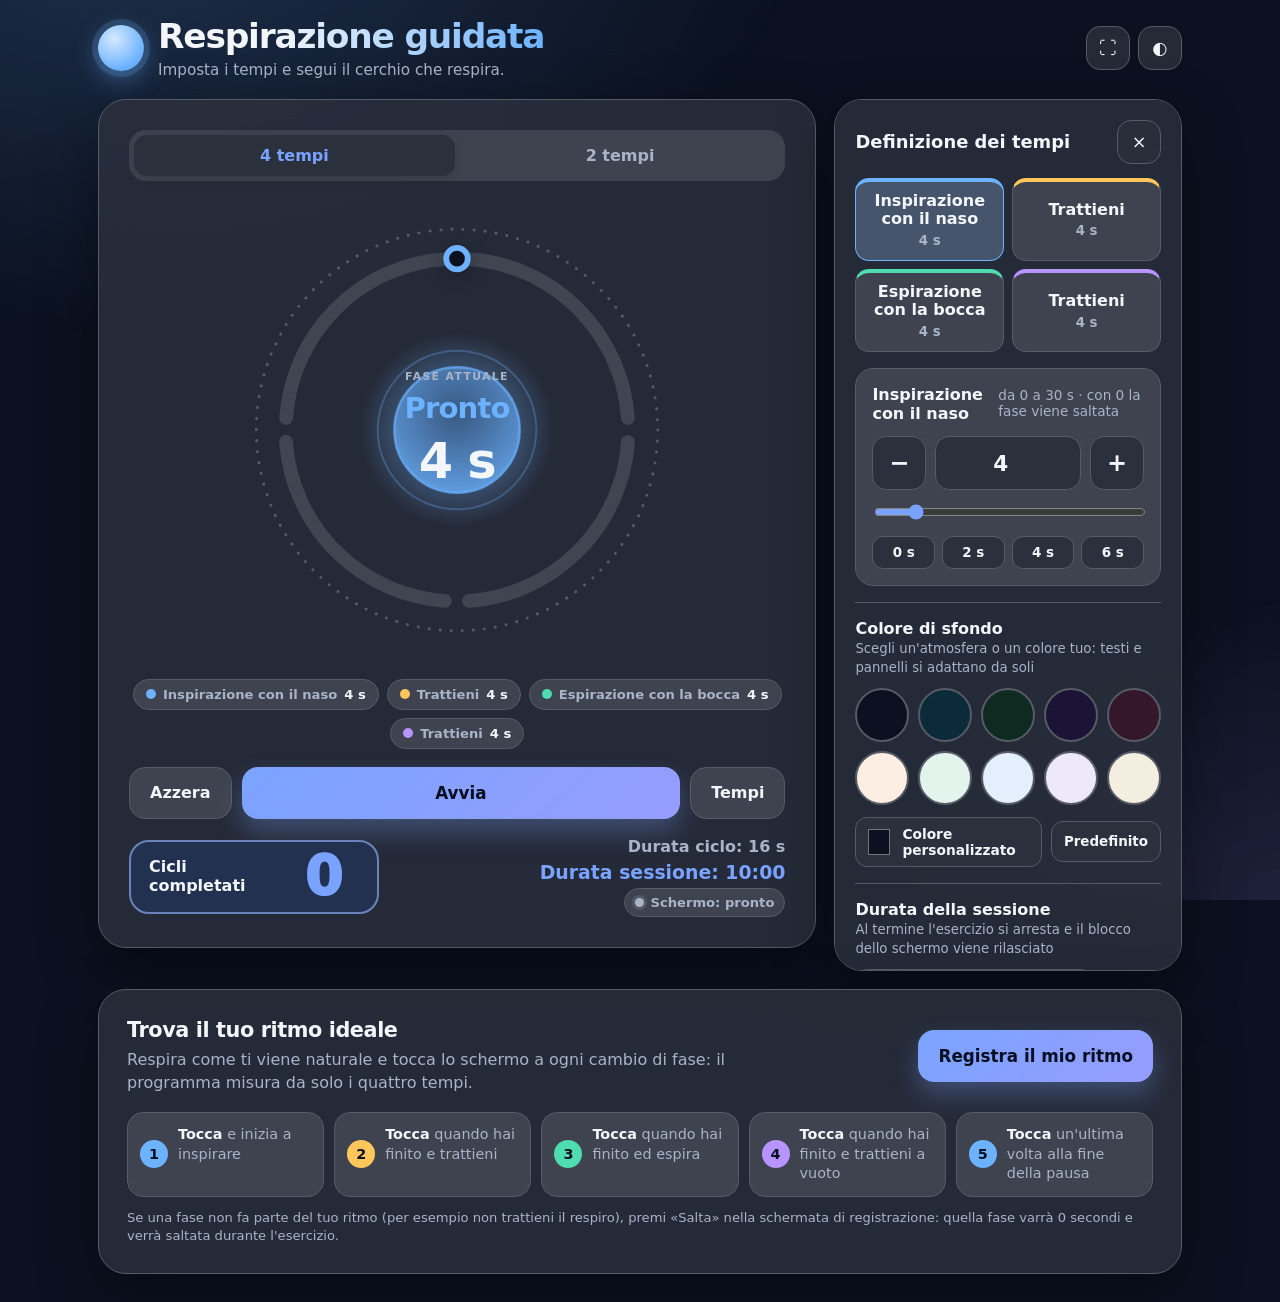
<file: index_precedente_2026-10-12.html>
<!DOCTYPE html>
<html lang="it" data-theme="dark">
<head>
  <meta charset="UTF-8" />
  <meta name="viewport" content="width=device-width, initial-scale=1, viewport-fit=cover" />
  <meta name="theme-color" content="#0b1120" />
  <title>Respirazione guidata</title>
  <link rel="manifest" href="./manifest.webmanifest" />
  <link rel="icon" type="image/svg+xml" href="./icon.svg" />
  <link rel="apple-touch-icon" sizes="192x192" href="./icon-192.png" />
  <meta name="apple-mobile-web-app-capable" content="yes" />
  <meta name="apple-mobile-web-app-title" content="Respirazione" />
  <meta name="apple-mobile-web-app-status-bar-style" content="black-translucent" />
  <style>
    @property --pc {
      syntax: '<color>';
      inherits: true;
      initial-value: #1e88e5;
    }

    :root {
      color-scheme: light;
      --bg: #f3f6fc;
      --text: #172033;
      --muted: #5f6b80;
      --accent: #246bfd;
      --accent-soft: color-mix(in srgb, var(--accent) 14%, var(--bg));
      --panel: color-mix(in srgb, var(--bg) 30%, #fff);
      --panel-2: color-mix(in srgb, var(--bg) 84%, #27406b);
      --border: color-mix(in srgb, var(--bg) 74%, #27406b);
      --ring-base: color-mix(in srgb, var(--bg) 80%, #27406b);
      --success: #168f67;
      --warning: #c57a09;
      --danger: #c63e45;
      --shadow: 0 22px 60px rgba(23, 32, 51, .13);
      --marker: #ffffff;
      --c-inhale: #1e88e5;
      --c-holdIn: #d98a00;
      --c-exhale: #17a673;
      --c-holdOut: #8b5cf6;
      --orb-hi: color-mix(in srgb, var(--pc) 30%, #fff);
      --pc: var(--c-inhale);
      transition: --pc .8s ease;
    }

    html[data-theme="dark"] {
      color-scheme: dark;
      --bg: #0b1120;
      --text: #f3f6fb;
      --muted: #a9b4c8;
      --accent: #7aa3ff;
      --accent-soft: color-mix(in srgb, var(--accent) 22%, var(--bg));
      --panel: color-mix(in srgb, var(--bg) 87%, #fff);
      --panel-2: color-mix(in srgb, var(--bg) 79%, #fff);
      --border: color-mix(in srgb, var(--bg) 69%, #fff);
      --ring-base: color-mix(in srgb, var(--bg) 78%, #fff);
      --success: #58d0a7;
      --warning: #f2b85b;
      --danger: #ff8389;
      --shadow: 0 22px 60px rgba(0, 0, 0, .4);
      --marker: #0b1120;
      --c-inhale: #6cb2ff;
      --c-holdIn: #ffc65c;
      --c-exhale: #4fdcae;
      --c-holdOut: #b794ff;
      --orb-hi: color-mix(in srgb, var(--pc) 45%, var(--bg));
    }

    * { box-sizing: border-box; }

    html { background: var(--bg); }

    body {
      margin: 0;
      min-height: 100vh;
      font-family: Inter, ui-sans-serif, system-ui, -apple-system, BlinkMacSystemFont, "Segoe UI", sans-serif;
      background: var(--bg);
      color: var(--text);
      transition: background-color .4s ease, color .4s ease;
    }

    body::before {
      content: "";
      position: fixed;
      inset: 0;
      z-index: 0;
      pointer-events: none;
      background:
        radial-gradient(60rem 38rem at 10% -10%, color-mix(in srgb, var(--pc) 20%, transparent), transparent 70%),
        radial-gradient(46rem 34rem at 105% 108%, color-mix(in srgb, var(--c-holdOut) 15%, transparent), transparent 70%);
    }

    button, input { font: inherit; }
    button { touch-action: manipulation; }

    .app {
      position: relative;
      z-index: 1;
      width: min(1120px, 100%);
      margin: 0 auto;
      padding: max(18px, env(safe-area-inset-top)) 18px max(28px, env(safe-area-inset-bottom));
    }

    .topbar {
      display: flex;
      align-items: center;
      justify-content: space-between;
      gap: 16px;
      margin-bottom: 20px;
    }

    .brand { display: flex; align-items: center; gap: 14px; }

    .logo {
      width: 46px;
      height: 46px;
      border-radius: 50%;
      flex: 0 0 auto;
      background:
        radial-gradient(circle at 35% 30%, color-mix(in srgb, var(--pc) 30%, #fff), var(--pc) 70%);
      box-shadow: 0 0 0 6px color-mix(in srgb, var(--pc) 18%, transparent), 0 8px 26px color-mix(in srgb, var(--pc) 45%, transparent);
      animation: logoBreath 6s ease-in-out infinite;
    }

    @keyframes logoBreath {
      0%, 100% { transform: scale(.88); }
      50% { transform: scale(1); }
    }

    .brand h1 {
      font-size: clamp(1.45rem, 2.7vw, 2.15rem);
      line-height: 1.1;
      margin: 0;
      letter-spacing: -.035em;
      background: linear-gradient(90deg, var(--text) 30%, var(--pc));
      -webkit-background-clip: text;
      background-clip: text;
      color: transparent;
    }

    .brand p { margin: 5px 0 0; color: var(--muted); font-size: .95rem; }

    .icon-row { display: flex; gap: 8px; }
    [hidden] { display: none !important; }

    .icon-btn {
      width: 44px;
      height: 44px;
      border-radius: 14px;
      border: 1px solid var(--border);
      background: color-mix(in srgb, var(--panel) 85%, transparent);
      color: var(--text);
      cursor: pointer;
      display: grid;
      place-items: center;
      font-size: 1.1rem;
      transition: border-color .2s, transform .15s;
    }
    .icon-btn:hover { border-color: var(--accent); }
    .icon-btn:active { transform: scale(.94); }

    .layout {
      display: grid;
      grid-template-columns: minmax(0, 1.55fr) minmax(310px, .75fr);
      gap: 18px;
      align-items: start;
    }

    .card {
      background: color-mix(in srgb, var(--panel) 84%, transparent);
      border: 1px solid var(--border);
      border-radius: 28px;
      box-shadow: var(--shadow);
      backdrop-filter: blur(20px);
      -webkit-backdrop-filter: blur(20px);
    }

    .main-card { padding: clamp(18px, 3vw, 30px); }
    .settings-card { padding: 20px; position: sticky; top: 14px; max-height: calc(100vh - 28px); overflow-y: auto; }

    .mode-switch {
      display: grid;
      grid-template-columns: 1fr 1fr;
      gap: 5px;
      padding: 5px;
      background: var(--panel-2);
      border-radius: 17px;
      margin-bottom: 14px;
    }

    .mode-switch button {
      border: 0;
      border-radius: 13px;
      padding: 11px 12px;
      color: var(--muted);
      background: transparent;
      cursor: pointer;
      font-weight: 750;
      transition: .2s ease;
    }

    .mode-switch button.active {
      background: var(--panel);
      color: var(--accent);
      box-shadow: 0 4px 14px rgba(0, 0, 0, .12);
    }

    /* ---------- Stage: orb + anello progressivo ---------- */
    .stage {
      position: relative;
      width: min(100%, 470px);
      aspect-ratio: 1;
      margin: 0 auto;
      container-type: inline-size;
    }

    #breathRing { width: 100%; height: 100%; display: block; overflow: visible; }

    .dots {
      fill: none;
      stroke: var(--border);
      stroke-width: 3;
      stroke-linecap: round;
      stroke-dasharray: .1 11.2;
      transform-box: view-box;
      transform-origin: 240px 240px;
      animation: spin 120s linear infinite;
    }
    @keyframes spin { to { transform: rotate(360deg); } }

    .ring-base {
      fill: none;
      stroke: var(--ring-base);
      stroke-width: 14;
      stroke-linecap: round;
    }

    .ring-active {
      fill: none;
      stroke: var(--seg);
      stroke-width: 14;
      stroke-linecap: round;
      filter: drop-shadow(0 0 7px color-mix(in srgb, var(--seg) 75%, transparent));
    }

    .orb-stop-a { stop-color: var(--orb-hi); stop-opacity: .72; }
    .orb-stop-b { stop-color: var(--pc); stop-opacity: .9; }
    .aura-stop-a { stop-color: var(--pc); stop-opacity: .38; }
    .aura-stop-b { stop-color: var(--pc); stop-opacity: 0; }

    .orb-core { stroke: var(--pc); stroke-opacity: .7; stroke-width: 2.5; }
    .orb-echo { fill: none; stroke: var(--pc); stroke-opacity: .28; stroke-width: 2; }

    .marker {
      fill: var(--marker);
      stroke: var(--pc);
      stroke-width: 6;
      filter: drop-shadow(0 3px 9px rgba(0, 0, 0, .3));
    }

    .stage-center {
      position: absolute;
      inset: 0;
      display: flex;
      flex-direction: column;
      align-items: center;
      justify-content: center;
      text-align: center;
      padding: 0 24%;
      pointer-events: none;
    }

    .eyebrow {
      color: var(--muted);
      font-size: clamp(.58rem, 2.3cqw, .76rem);
      font-weight: 800;
      text-transform: uppercase;
      letter-spacing: .13em;
    }

    .phase-name {
      margin: .35em 0 0;
      font-size: clamp(1.1rem, 6.2cqw, 2rem);
      line-height: 1.04;
      letter-spacing: -.03em;
      text-wrap: balance;
    }

    .countdown {
      margin-top: .18em;
      font-variant-numeric: tabular-nums;
      font-size: clamp(1.4rem, 10.5cqw, 3.1rem);
      font-weight: 850;
      letter-spacing: -.03em;
      color: var(--text);
    }

    .phase-inhale  { color: var(--c-inhale); }
    .phase-holdIn  { color: var(--c-holdIn); }
    .phase-exhale  { color: var(--c-exhale); }
    .phase-holdOut { color: var(--c-holdOut); }

    .legend {
      display: flex;
      flex-wrap: wrap;
      justify-content: center;
      gap: 8px;
      margin-top: 14px;
    }

    .chip {
      display: inline-flex;
      align-items: center;
      gap: 7px;
      padding: 7px 12px;
      border: 1px solid var(--border);
      border-radius: 999px;
      background: var(--panel-2);
      color: var(--muted);
      font-size: .82rem;
      font-weight: 750;
      transition: .25s ease;
    }
    .chip i { width: 10px; height: 10px; border-radius: 50%; background: var(--chip); }
    .chip b { color: var(--text); font-variant-numeric: tabular-nums; }
    .chip.active {
      border-color: var(--chip);
      color: var(--text);
      box-shadow: 0 0 0 3px color-mix(in srgb, var(--chip) 24%, transparent);
    }

    /* ---------- Controlli ---------- */
    .controls {
      display: grid;
      grid-template-columns: auto minmax(150px, 1fr) auto;
      gap: 10px;
      align-items: center;
      margin-top: 18px;
    }

    .btn {
      border: 0;
      border-radius: 16px;
      min-height: 52px;
      padding: 0 20px;
      cursor: pointer;
      font-weight: 800;
      transition: transform .15s ease, box-shadow .2s ease;
    }
    .btn:active { transform: scale(.97); }

    .btn-primary {
      background: linear-gradient(135deg, var(--accent), color-mix(in srgb, var(--accent) 55%, var(--c-holdOut)));
      color: white;
      box-shadow: 0 12px 26px color-mix(in srgb, var(--accent) 30%, transparent);
      font-size: 1.05rem;
    }
    html[data-theme="dark"] .btn-primary { color: #081020; }

    .btn-secondary {
      background: var(--panel-2);
      color: var(--text);
      border: 1px solid var(--border);
    }

    .status-row {
      display: flex;
      justify-content: space-between;
      align-items: center;
      gap: 14px;
      flex-wrap: wrap;
      padding-top: 18px;
      color: var(--muted);
      font-size: .9rem;
    }

    .cycle-counter {
      display: flex;
      align-items: center;
      justify-content: space-between;
      gap: 18px;
      min-width: 250px;
      padding: 12px 18px;
      border: 2px solid color-mix(in srgb, var(--accent) 55%, var(--border));
      border-radius: 20px;
      background: var(--accent-soft);
      color: var(--text);
    }

    .cycle-counter-label { font-size: 1rem; line-height: 1.15; font-weight: 850; }

    .cycle-counter-number {
      min-width: 1.35em;
      color: var(--accent);
      font-size: clamp(2.3rem, 6vw, 3.4rem);
      line-height: .85;
      font-weight: 950;
      text-align: center;
      font-variant-numeric: tabular-nums;
      letter-spacing: -.04em;
    }

    .total-status { font-size: 1rem; font-weight: 750; }

    .session-status {
      display: flex;
      flex-direction: column;
      align-items: flex-end;
      gap: 5px;
      text-align: right;
    }

    .session-remaining {
      color: var(--accent);
      font-size: 1.18rem;
      font-weight: 900;
      font-variant-numeric: tabular-nums;
    }

    .wake-indicator {
      display: inline-flex;
      align-items: center;
      gap: 7px;
      padding: 6px 10px;
      border: 1px solid var(--border);
      border-radius: 999px;
      background: var(--panel-2);
      color: var(--muted);
      font-size: .82rem;
      font-weight: 800;
    }
    .wake-indicator::before {
      content: "";
      width: 9px; height: 9px;
      border-radius: 50%;
      background: var(--muted);
      box-shadow: 0 0 0 3px color-mix(in srgb, var(--muted) 18%, transparent);
    }
    .wake-indicator.active { color: var(--success); border-color: color-mix(in srgb, var(--success) 55%, var(--border)); }
    .wake-indicator.active::before { background: var(--success); box-shadow: 0 0 0 3px color-mix(in srgb, var(--success) 20%, transparent); }
    .wake-indicator.fallback { color: var(--warning); border-color: color-mix(in srgb, var(--warning) 55%, var(--border)); }
    .wake-indicator.fallback::before { background: var(--warning); box-shadow: 0 0 0 3px color-mix(in srgb, var(--warning) 20%, transparent); }
    .wake-indicator.failed { color: var(--danger); border-color: color-mix(in srgb, var(--danger) 55%, var(--border)); }
    .wake-indicator.failed::before { background: var(--danger); box-shadow: 0 0 0 3px color-mix(in srgb, var(--danger) 20%, transparent); }

    /* ---------- Impostazioni ---------- */
    .settings-head {
      display: flex;
      align-items: center;
      justify-content: space-between;
      gap: 12px;
      margin-bottom: 14px;
    }
    .settings-head h2 { margin: 0; font-size: 1.12rem; }

    .phase-tabs {
      display: grid;
      grid-template-columns: repeat(2, minmax(0, 1fr));
      gap: 8px;
      margin-bottom: 16px;
    }

    .phase-tab {
      border: 1px solid var(--border);
      border-top: 4px solid var(--chip);
      background: var(--panel-2);
      color: var(--text);
      border-radius: 14px;
      padding: 10px 9px 12px;
      cursor: pointer;
      min-height: 58px;
      font-weight: 750;
      line-height: 1.15;
    }
    .phase-tab small {
      display: block;
      margin-top: 4px;
      color: var(--muted);
      font-variant-numeric: tabular-nums;
      font-weight: 700;
    }
    .phase-tab.active {
      border-color: var(--chip);
      border-top-color: var(--chip);
      background: color-mix(in srgb, var(--chip) 16%, var(--panel-2));
    }

    .time-editor {
      background: var(--panel-2);
      border: 1px solid var(--border);
      border-radius: 18px;
      padding: 16px;
    }

    .editor-title {
      display: flex;
      justify-content: space-between;
      gap: 10px;
      align-items: baseline;
      margin-bottom: 13px;
    }
    .editor-title strong { font-size: 1rem; }
    .editor-title span { color: var(--muted); font-size: .85rem; }

    .stepper {
      display: grid;
      grid-template-columns: 54px 1fr 54px;
      gap: 9px;
      align-items: center;
    }

    .stepper button {
      height: 54px;
      border-radius: 14px;
      border: 1px solid var(--border);
      background: var(--panel);
      color: var(--text);
      cursor: pointer;
      font-size: 1.5rem;
      font-weight: 600;
    }

    .stepper input {
      min-width: 0;
      height: 54px;
      border: 1px solid var(--border);
      border-radius: 14px;
      background: var(--panel);
      color: var(--text);
      text-align: center;
      font-size: 1.35rem;
      font-weight: 850;
      font-variant-numeric: tabular-nums;
      outline: none;
    }
    .stepper input:focus { border-color: var(--accent); box-shadow: 0 0 0 3px var(--accent-soft); }

    .range { width: 100%; margin-top: 14px; accent-color: var(--accent); }

    .quick-presets {
      display: grid;
      grid-template-columns: repeat(4, 1fr);
      gap: 7px;
      margin-top: 12px;
    }

    .quick-presets button {
      border: 1px solid var(--border);
      background: var(--panel);
      color: var(--text);
      border-radius: 11px;
      padding: 8px 4px;
      cursor: pointer;
      font-weight: 750;
      font-size: .84rem;
    }

    .session-box, .sound-box, .bg-box {
      margin-top: 16px;
      border-top: 1px solid var(--border);
      padding-top: 16px;
    }

    .session-input-row {
      display: grid;
      grid-template-columns: minmax(0, 1fr) auto;
      align-items: center;
      gap: 10px;
      margin-top: 12px;
    }

    .session-input-row input {
      width: 100%;
      height: 48px;
      border: 1px solid var(--border);
      border-radius: 13px;
      background: var(--panel);
      color: var(--text);
      text-align: center;
      font-size: 1.18rem;
      font-weight: 850;
      font-variant-numeric: tabular-nums;
      outline: none;
    }
    .session-input-row input:focus { border-color: var(--accent); box-shadow: 0 0 0 3px var(--accent-soft); }
    .session-input-row span { color: var(--muted); font-weight: 800; }

    .session-presets {
      display: grid;
      grid-template-columns: repeat(4, 1fr);
      gap: 7px;
      margin-top: 9px;
    }

    .session-presets button, .test-sounds-btn {
      border: 1px solid var(--border);
      background: var(--panel);
      color: var(--text);
      border-radius: 11px;
      padding: 9px 5px;
      cursor: pointer;
      font-weight: 800;
    }

    .session-hint { margin: 9px 0 0; color: var(--muted); font-size: .78rem; line-height: 1.35; }

    .test-sounds-btn {
      width: 100%;
      margin-top: 12px;
      color: var(--accent);
      border-color: color-mix(in srgb, var(--accent) 45%, var(--border));
      background: var(--accent-soft);
    }

    .switch-line { display: flex; align-items: center; justify-content: space-between; gap: 14px; }
    .switch-copy strong { display: block; }
    .switch-copy span { color: var(--muted); font-size: .83rem; }

    .toggle {
      width: 54px;
      height: 30px;
      background: var(--border);
      border: 0;
      border-radius: 999px;
      padding: 3px;
      cursor: pointer;
      transition: .2s ease;
      flex: 0 0 auto;
    }
    .toggle::after {
      content: "";
      display: block;
      width: 24px; height: 24px;
      background: white;
      border-radius: 50%;
      box-shadow: 0 2px 7px rgba(0,0,0,.2);
      transition: transform .2s ease;
    }
    .toggle.on { background: var(--accent); }
    .toggle.on::after { transform: translateX(24px); }

    .volume-row { margin-top: 13px; }
    .volume-row label { display: flex; justify-content: space-between; color: var(--muted); font-size: .84rem; }
    .volume-row input { width: 100%; margin-top: 7px; accent-color: var(--accent); }

    /* ---------- Sfondo ---------- */
    .swatches {
      display: grid;
      grid-template-columns: repeat(5, 1fr);
      gap: 9px;
      margin-top: 12px;
    }

    .swatch {
      aspect-ratio: 1;
      border-radius: 50%;
      border: 2px solid var(--border);
      background: var(--sw);
      cursor: pointer;
      padding: 0;
      transition: transform .15s ease, border-color .2s;
    }
    .swatch:hover { transform: scale(1.08); }
    .swatch.active {
      border-color: var(--accent);
      box-shadow: 0 0 0 3px var(--accent-soft);
    }

    .bg-custom-row {
      display: grid;
      grid-template-columns: 1fr auto;
      gap: 9px;
      margin-top: 12px;
      align-items: center;
    }

    .color-pick {
      display: flex;
      align-items: center;
      gap: 10px;
      padding: 7px 10px;
      border: 1px solid var(--border);
      border-radius: 12px;
      background: var(--panel);
      font-size: .86rem;
      font-weight: 750;
      cursor: pointer;
    }
    .color-pick input {
      width: 34px; height: 34px;
      border: 0; padding: 0;
      border-radius: 9px;
      background: none;
      cursor: pointer;
    }

    .mini-btn {
      border: 1px solid var(--border);
      background: var(--panel);
      color: var(--text);
      border-radius: 12px;
      padding: 12px 12px;
      cursor: pointer;
      font-weight: 800;
      font-size: .84rem;
    }

    .apply-note { margin: 14px 0 0; color: var(--muted); font-size: .82rem; line-height: 1.4; }


    /* ---------- Registrazione del ritmo ideale ---------- */
    .record-card { margin-top: 18px; padding: clamp(18px, 3vw, 28px); }
    .record-head { display: flex; align-items: center; justify-content: space-between; gap: 18px; flex-wrap: wrap; }
    .record-head h2 { margin: 0 0 6px; font-size: 1.3rem; letter-spacing: -.02em; }
    .record-head p { margin: 0; color: var(--muted); max-width: 62ch; line-height: 1.45; }
    .record-steps {
      list-style: none; counter-reset: rs; margin: 18px 0 0; padding: 0;
      display: grid; grid-template-columns: repeat(auto-fit, minmax(180px, 1fr)); gap: 10px;
    }
    .record-steps li {
      counter-increment: rs; position: relative;
      padding: 12px 14px 12px 50px; border: 1px solid var(--border); border-radius: 16px;
      background: var(--panel-2); font-size: .9rem; line-height: 1.35; color: var(--muted);
    }
    .record-steps li::before {
      content: counter(rs); position: absolute; left: 12px; top: 50%; transform: translateY(-50%);
      width: 28px; height: 28px; border-radius: 50%; display: grid; place-items: center;
      font-weight: 900; color: #fff; background: var(--chip);
    }
    html[data-theme="dark"] .record-steps li::before { color: #081020; }
    .record-steps li b { color: var(--text); }
    .record-result { margin-top: 18px; padding-top: 18px; border-top: 1px solid var(--border); }
    .record-result h3 { margin: 0 0 12px; font-size: 1.05rem; }
    .record-values { display: grid; grid-template-columns: repeat(auto-fit, minmax(130px, 1fr)); gap: 10px; }
    .rv {
      border: 1px solid var(--border); border-top: 4px solid var(--chip); border-radius: 16px;
      padding: 12px; background: var(--panel-2); text-align: center;
    }
    .rv small { display: block; color: var(--muted); font-weight: 750; }
    .rv strong { display: block; margin-top: 4px; font-size: 1.7rem; font-variant-numeric: tabular-nums; letter-spacing: -.03em; }
    .rv em { display: block; font-style: normal; color: var(--muted); font-size: .76rem; margin-top: 2px; }
    .record-actions { display: flex; gap: 10px; flex-wrap: wrap; margin-top: 14px; }
    .record-actions .btn { min-height: 48px; }
    .record-note { margin: 12px 0 0; color: var(--muted); font-size: .82rem; line-height: 1.4; }

    .rec-overlay {
      position: fixed; inset: 0; z-index: 60;
      display: flex; flex-direction: column; align-items: center; justify-content: center;
      background: color-mix(in srgb, var(--bg) 93%, transparent);
      -webkit-backdrop-filter: blur(16px); backdrop-filter: blur(16px);
      touch-action: none; user-select: none; -webkit-user-select: none; cursor: pointer;
      -webkit-tap-highlight-color: transparent;
      --pc: var(--c-inhale);
    }
    .rec-close { position: absolute; top: max(16px, env(safe-area-inset-top)); right: 16px; z-index: 2; cursor: pointer; }
    .rec-dots { position: absolute; top: max(26px, calc(env(safe-area-inset-top) + 10px)); left: 50%; transform: translateX(-50%); display: flex; gap: 8px; }
    .rec-dots span { width: 44px; height: 8px; border-radius: 99px; background: var(--ring-base); transition: background .3s; }
    .rec-dots span.done { background: var(--c-dot); }
    .rec-dots span.active { background: var(--c-dot); animation: recPulse 1.1s ease-in-out infinite; }
    @keyframes recPulse { 50% { opacity: .35; } }
    .rec-orb {
      position: absolute; width: min(70vw, 60vh, 420px); aspect-ratio: 1; border-radius: 50%;
      background: radial-gradient(circle at 35% 30%, color-mix(in srgb, var(--pc) 32%, #fff), var(--pc) 72%);
      opacity: .32; transform: scale(.55);
      box-shadow: 0 0 80px color-mix(in srgb, var(--pc) 55%, transparent);
      transition: transform 5s cubic-bezier(.45, 0, .55, 1), background .6s;
      pointer-events: none;
    }
    .rec-orb.grow { transform: scale(1); }
    .rec-orb.shrink { transform: scale(.55); }
    .rec-text { position: relative; text-align: center; padding: 0 24px; pointer-events: none; }
    .rec-phase { margin: 8px 0 0; font-size: clamp(2rem, 9vw, 3.6rem); letter-spacing: -.04em; line-height: 1.05; color: var(--pc); }
    .rec-timer { margin-top: 10px; font-size: clamp(2.6rem, 14vw, 5.4rem); font-weight: 900; font-variant-numeric: tabular-nums; letter-spacing: -.04em; }
    .rec-hint { margin: 14px auto 0; max-width: 28ch; color: var(--muted); font-size: 1.05rem; line-height: 1.4; }

    .rec-skip { position: absolute; bottom: max(30px, calc(env(safe-area-inset-bottom) + 16px)); z-index: 2; cursor: pointer; padding: 0 24px; }
    .rec-skip.hidden { display: none !important; }

    .hidden { display: none !important; }

    .toast {
      position: fixed;
      left: 50%;
      bottom: 20px;
      transform: translate(-50%, 20px);
      background: var(--text);
      color: var(--bg);
      padding: 11px 15px;
      border-radius: 12px;
      font-weight: 700;
      opacity: 0;
      pointer-events: none;
      transition: .25s ease;
      z-index: 20;
      max-width: calc(100vw - 36px);
      text-align: center;
    }
    .toast.show { opacity: 1; transform: translate(-50%, 0); }

    @media (max-width: 820px) {
      .layout { grid-template-columns: 1fr; }
      .settings-card { position: static; max-height: none; overflow: visible; }
    }

    @media (max-width: 520px) {
      .app { padding-left: 12px; padding-right: 12px; }
      .topbar { align-items: flex-start; }
      .brand p { font-size: .84rem; }
      .logo { width: 38px; height: 38px; }
      .main-card, .settings-card { border-radius: 22px; }
      .main-card { padding: 15px; }
      .controls { grid-template-columns: 1fr 1fr; }
      .controls .btn-primary { grid-column: 1 / -1; grid-row: 1; }
      .status-row { display: grid; grid-template-columns: 1fr; font-size: .82rem; }
      .cycle-counter { width: 100%; min-width: 0; }
      .session-status { align-items: center; text-align: center; }
      .total-status { text-align: center; }
    }

    .awake-video {
      position: fixed;
      right: 1px;
      bottom: 1px;
      width: 16px;
      height: 16px;
      opacity: .018;
      pointer-events: none;
      z-index: 0;
    }

    @media (prefers-reduced-motion: reduce) {
      *, *::before, *::after { scroll-behavior: auto !important; transition-duration: .01ms !important; animation: none !important; }
    }
  </style>
</head>
<body>
  <main class="app">
    <header class="topbar">
      <div class="brand">
        <div class="logo" aria-hidden="true"></div>
        <div>
          <h1>Respirazione guidata</h1>
          <p>Imposta i tempi e segui il cerchio che respira.</p>
        </div>
      </div>
      <div class="icon-row">
        <button class="icon-btn" id="installAppBtn" type="button" hidden aria-label="Installa applicazione" title="Installa applicazione">⬇</button>
        <button class="icon-btn" id="fullscreenBtn" type="button" aria-label="Schermo intero" title="Schermo intero">⛶</button>
        <button class="icon-btn" id="themeBtn" type="button" aria-label="Cambia tema" title="Tema chiaro o scuro">◐</button>
      </div>
    </header>

    <section class="layout">
      <div class="card main-card">
        <div class="mode-switch" role="group" aria-label="Modalità di respirazione">
          <button id="mode4Btn" class="active" type="button">4 tempi</button>
          <button id="mode2Btn" type="button">2 tempi</button>
        </div>

        <div class="stage" role="img" aria-label="Cerchio animato della respirazione">
          <svg id="breathRing" viewBox="0 0 480 480">
            <defs>
              <radialGradient id="orbGrad" cx="50%" cy="36%" r="72%">
                <stop class="orb-stop-a" offset="0%"></stop>
                <stop class="orb-stop-b" offset="100%"></stop>
              </radialGradient>
              <radialGradient id="auraGrad" cx="50%" cy="50%" r="50%">
                <stop class="aura-stop-a" offset="45%"></stop>
                <stop class="aura-stop-b" offset="100%"></stop>
              </radialGradient>
            </defs>
            <circle class="dots" cx="240" cy="240" r="205"></circle>
            <circle id="orbAura" cx="240" cy="240" r="100" fill="url(#auraGrad)"></circle>
            <g id="ringBase"></g>
            <g id="ringActive"></g>
            <circle id="orbEcho" class="orb-echo" cx="240" cy="240" r="80"></circle>
            <circle id="orbCore" class="orb-core" cx="240" cy="240" r="64" fill="url(#orbGrad)"></circle>
            <circle id="marker" class="marker" cx="240" cy="65" r="11"></circle>
          </svg>
          <div class="stage-center">
            <div class="eyebrow">Fase attuale</div>
            <h2 class="phase-name phase-inhale" id="phaseName" aria-live="polite">Pronto</h2>
            <div class="countdown" id="countdown">4,0 s</div>
          </div>
        </div>

        <div class="legend" id="phaseLegend" aria-label="Fasi del ciclo"></div>

        <div class="controls">
          <button class="btn btn-secondary" id="resetBtn" type="button">Azzera</button>
          <button class="btn btn-primary" id="startBtn" type="button">Avvia</button>
          <button class="btn btn-secondary" id="settingsBtn" type="button">Tempi</button>
        </div>

        <div class="status-row">
          <div class="cycle-counter" aria-live="polite" aria-label="Numero di cicli completati">
            <span class="cycle-counter-label">Cicli<br>completati</span>
            <strong class="cycle-counter-number" id="cycleLabel">0</strong>
          </div>
          <div class="session-status">
            <span class="total-status" id="totalLabel">Durata ciclo: 16 s</span>
            <span class="session-remaining" id="sessionRemainingLabel">Tempo restante: 10:00</span>
            <span class="wake-indicator" id="wakeStatus">Schermo: pronto</span>
          </div>
        </div>
      </div>

      <aside class="card settings-card" id="settingsPanel">
        <div class="settings-head">
          <h2>Definizione dei tempi</h2>
          <button class="icon-btn" id="closeSettingsBtn" type="button" aria-label="Nascondi impostazioni" title="Nascondi">×</button>
        </div>

        <div class="phase-tabs" id="phaseTabs" aria-label="Scegli la fase da modificare"></div>

        <div class="time-editor">
          <div class="editor-title">
            <strong id="editorPhaseName">Inspirazione con il naso</strong>
            <span>da 0 a 30 s · con 0 la fase viene saltata</span>
          </div>
          <div class="stepper">
            <button id="minusBtn" type="button" aria-label="Diminuisci il tempo">−</button>
            <input id="timeInput" type="number" min="0" max="30" step="0.5" inputmode="decimal" aria-label="Durata in secondi" />
            <button id="plusBtn" type="button" aria-label="Aumenta il tempo">+</button>
          </div>
          <input class="range" id="timeRange" type="range" min="0" max="30" step="0.5" aria-label="Durata della fase" />
          <div class="quick-presets">
            <button type="button" data-value="0">0 s</button>
            <button type="button" data-value="2">2 s</button>
            <button type="button" data-value="4">4 s</button>
            <button type="button" data-value="6">6 s</button>
          </div>
        </div>

        <div class="bg-box">
          <div class="switch-copy">
            <strong>Colore di sfondo</strong>
            <span>Scegli un'atmosfera o un colore tuo: testi e pannelli si adattano da soli</span>
          </div>
          <div class="swatches" id="bgSwatches" role="group" aria-label="Colori di sfondo predefiniti"></div>
          <div class="bg-custom-row">
            <label class="color-pick">
              <input type="color" id="bgCustom" value="#0b1120" aria-label="Colore di sfondo personalizzato" />
              <span>Colore personalizzato</span>
            </label>
            <button class="mini-btn" id="bgResetBtn" type="button">Predefinito</button>
          </div>
        </div>

        <div class="session-box">
          <div class="switch-copy">
            <strong>Durata della sessione</strong>
            <span>Al termine l'esercizio si arresta e il blocco dello schermo viene rilasciato</span>
          </div>
          <div class="session-input-row">
            <input id="sessionMinutesInput" type="number" min="0" max="180" step="1" inputmode="numeric" value="10" aria-label="Durata della sessione in minuti; zero significa senza limite" />
            <span>minuti</span>
          </div>
          <div class="session-presets" aria-label="Durate rapide della sessione">
            <button type="button" data-session-minutes="5">5 min</button>
            <button type="button" data-session-minutes="10">10 min</button>
            <button type="button" data-session-minutes="15">15 min</button>
            <button type="button" data-session-minutes="0">Senza limite</button>
          </div>
          <p class="session-hint" id="sessionHint">Imposta 0 per lasciare la sessione senza limite.</p>
          <p class="session-hint" id="wakeHint">Il programma prova sia il blocco ufficiale sia una riproduzione video continua. Un file aperto dalla cartella Download non può però imporre a MagicOS di ignorare sempre il time-out.</p>
        </div>

        <div class="sound-box">
          <div class="switch-line">
            <div class="switch-copy">
              <strong>Segnali sonori</strong>
              <span>Campane morbide a inizio fase: note che salgono per inspirare, scendono per espirare; acute per il trattenimento a polmoni pieni, gravi a polmoni vuoti</span>
            </div>
            <button class="toggle" id="soundToggle" type="button" role="switch" aria-checked="false" aria-label="Attiva segnali sonori"></button>
          </div>
          <div class="volume-row">
            <label for="volumeRange"><span>Volume</span><span id="volumeValue">85%</span></label>
            <input id="volumeRange" type="range" min="0" max="100" value="85" />
          </div>
          <button class="test-sounds-btn" id="testSoundsBtn" type="button">Attiva e prova tutti i segnali</button>
          <p class="session-hint" id="audioStatus">Audio non ancora attivato. Premi il pulsante di prova una volta.</p>
        </div>

        <p class="apply-note">Le modifiche vengono salvate automaticamente. Se il ciclo è in corso, i nuovi tempi saranno applicati dal ciclo successivo. Il cursore regola il volume relativo del programma; il livello massimo reale dipende comunque dal volume multimediale impostato con i tasti del telefono.</p>
      </aside>
    </section>

    <section class="card record-card" id="recordCard" aria-labelledby="recTitle">
      <div class="record-head">
        <div>
          <h2 id="recTitle">Trova il tuo ritmo ideale</h2>
          <p>Respira come ti viene naturale e tocca lo schermo a ogni cambio di fase: il programma misura da solo i quattro tempi.</p>
        </div>
        <button class="btn btn-primary" id="recStartBtn" type="button">Registra il mio ritmo</button>
      </div>
      <ol class="record-steps">
        <li style="--chip: var(--c-inhale)"><b>Tocca</b> e inizia a inspirare</li>
        <li style="--chip: var(--c-holdIn)"><b>Tocca</b> quando hai finito e trattieni</li>
        <li style="--chip: var(--c-exhale)"><b>Tocca</b> quando hai finito ed espira</li>
        <li style="--chip: var(--c-holdOut)"><b>Tocca</b> quando hai finito e trattieni a vuoto</li>
        <li style="--chip: var(--c-inhale)"><b>Tocca</b> un'ultima volta alla fine della pausa</li>
      </ol>
      <p class="record-note">Se una fase non fa parte del tuo ritmo (per esempio non trattieni il respiro), premi «Salta» nella schermata di registrazione: quella fase varrà 0 secondi e verrà saltata durante l'esercizio.</p>
      <div class="record-result hidden" id="recResult">
        <h3>Il tuo ritmo</h3>
        <div class="record-values" id="recValues"></div>
        <div class="record-actions">
          <button class="btn btn-primary" id="recApplyBtn" type="button">Usa questi tempi</button>
          <button class="btn btn-secondary" id="recRetryBtn" type="button">Registra di nuovo</button>
        </div>
        <p class="record-note">I tempi vengono arrotondati al mezzo secondo e applicati alla modalità a 4 tempi. Puoi poi ritoccarli a mano dalle impostazioni.</p>
      </div>
    </section>
  </main>

  <video id="awakeVideo" class="awake-video" muted loop playsinline preload="auto" aria-hidden="true">
    <source src="[data-uri]" type="video/mp4">
  </video>


  <div class="rec-overlay hidden" id="recOverlay" role="dialog" aria-modal="true" aria-label="Registrazione del ritmo">
    <button class="icon-btn rec-close" id="recCancel" type="button" aria-label="Annulla registrazione">×</button>
    <div class="rec-dots" id="recDots"><span></span><span></span><span></span><span></span></div>
    <div class="rec-orb" id="recOrb"></div>
    <div class="rec-text">
      <div class="eyebrow" id="recEyebrow">Registrazione</div>
      <h2 class="rec-phase" id="recPhase">Pronto?</h2>
      <div class="rec-timer" id="recTimer">&nbsp;</div>
      <p class="rec-hint" id="recHint">Tocca lo schermo in un punto qualsiasi quando inizi a inspirare.</p>
    </div>
    <button class="btn btn-secondary rec-skip hidden" id="recSkip" type="button">Questa fase non c'è: salta (0 s)</button>
  </div>

  <div class="toast" id="toast" role="status"></div>

  <script>
    (() => {
      'use strict';

      const SVGNS = 'http://www.w3.org/2000/svg';
      const CX = 240, CY = 240, RING_R = 175;
      const ORB_MIN = 64, ORB_MAX = 142;
      const SAMPLE_RATE = 44100;
      const DEFAULT_BG = { light: '#f3f6fc', dark: '#0b1120' };

      const PHASES = {
        inhale:  { label: 'Inspirazione con il naso', short: 'Inspirazione con il naso', className: 'phase-inhale', default: 4 },
        holdIn:  { label: 'Trattenimento', short: 'Trattieni', className: 'phase-holdIn', default: 4 },
        exhale:  { label: 'Espirazione con la bocca', short: 'Espirazione con la bocca', className: 'phase-exhale', default: 4 },
        holdOut: { label: 'Pausa finale', short: 'Trattieni', className: 'phase-holdOut', default: 4 }
      };

      const MODE_PHASES = {
        4: ['inhale', 'holdIn', 'exhale', 'holdOut'],
        2: ['inhale', 'exhale']
      };

      const BG_PRESETS = [
        { name: 'Notte', color: '#0b1120' },
        { name: 'Oceano', color: '#0b2b3b' },
        { name: 'Foresta', color: '#0f2a21' },
        { name: 'Viola', color: '#1c1436' },
        { name: 'Bordeaux', color: '#34172a' },
        { name: 'Alba', color: '#fdeee4' },
        { name: 'Menta', color: '#e2f4ec' },
        { name: 'Cielo', color: '#e4effd' },
        { name: 'Lavanda', color: '#eee8fb' },
        { name: 'Sabbia', color: '#f4eee1' }
      ];

      // Suoni: campane morbide. Salgono per inspirare, scendono per espirare;
      // i trattenimenti sono un doppio tocco (acuto a polmoni pieni, grave a polmoni vuoti).
      const SOUND_DEFS = {
        inhale:  { len: 2.2, notes: [{ t: 0, f: 523.25, a: 1 }, { t: .17, f: 659.25, a: .9 }, { t: .34, f: 783.99, a: .95 }] },
        holdIn:  { len: 1.9, notes: [{ t: 0, f: 783.99, a: 1 }, { t: .38, f: 783.99, a: .55 }] },
        exhale:  { len: 2.4, notes: [{ t: 0, f: 783.99, a: 1 }, { t: .17, f: 659.25, a: .9 }, { t: .34, f: 523.25, a: .95 }] },
        holdOut: { len: 2.1, notes: [{ t: 0, f: 293.66, a: 1 }, { t: .42, f: 293.66, a: .55 }] },
        completion: { len: 3.4, notes: [{ t: 0, f: 523.25, a: .9 }, { t: .24, f: 659.25, a: .9 }, { t: .48, f: 783.99, a: .9 }, { t: .72, f: 1046.5, a: 1 }] }
      };
      const BELL_PARTIALS = [
        { r: 1,     a: 1,   d: 2.1 },
        { r: 1.004, a: .55, d: 2.4 },
        { r: 2,     a: .42, d: 3.3 },
        { r: 3,     a: .16, d: 4.8 },
        { r: 4.2,   a: .07, d: 6.5 }
      ];

      const state = {
        mode: 4,
        durations: { inhale: 4, holdIn: 4, exhale: 4, holdOut: 4 },
        selectedPhase: 'inhale',
        running: false,
        paused: false,
        phaseIndex: 0,
        phaseStartedAt: 0,
        phaseElapsedBeforePause: 0,
        cycles: 0,
        sound: false,
        volume: 0.85,
        sessionMinutes: 10,
        sessionStartedAt: 0,
        sessionElapsedBeforePause: 0,
        sessionEndTimer: null,
        sessionCompleted: false,
        animationId: null,
        audioContext: null,
        audioMaster: null,
        audioCompressor: null,
        audioElements: {},
        audioUrls: [],
        audioReady: false,
        audioLastError: '',
        wakeLock: null,
        wakeFallbackActive: false,
        wakeWatchdogId: null,
        wakeRequestPending: false,
        wakeFailureReason: '',
        activeSnapshot: null,
        baseTheme: 'dark',
        bgColor: null
      };

      const el = {
        mode4Btn: document.getElementById('mode4Btn'),
        mode2Btn: document.getElementById('mode2Btn'),
        phaseName: document.getElementById('phaseName'),
        countdown: document.getElementById('countdown'),
        ringBase: document.getElementById('ringBase'),
        ringActive: document.getElementById('ringActive'),
        marker: document.getElementById('marker'),
        orbCore: document.getElementById('orbCore'),
        orbAura: document.getElementById('orbAura'),
        orbEcho: document.getElementById('orbEcho'),
        phaseLegend: document.getElementById('phaseLegend'),
        startBtn: document.getElementById('startBtn'),
        resetBtn: document.getElementById('resetBtn'),
        settingsBtn: document.getElementById('settingsBtn'),
        settingsPanel: document.getElementById('settingsPanel'),
        closeSettingsBtn: document.getElementById('closeSettingsBtn'),
        phaseTabs: document.getElementById('phaseTabs'),
        editorPhaseName: document.getElementById('editorPhaseName'),
        minusBtn: document.getElementById('minusBtn'),
        plusBtn: document.getElementById('plusBtn'),
        timeInput: document.getElementById('timeInput'),
        timeRange: document.getElementById('timeRange'),
        soundToggle: document.getElementById('soundToggle'),
        volumeRange: document.getElementById('volumeRange'),
        volumeValue: document.getElementById('volumeValue'),
        cycleLabel: document.getElementById('cycleLabel'),
        totalLabel: document.getElementById('totalLabel'),
        sessionRemainingLabel: document.getElementById('sessionRemainingLabel'),
        wakeStatus: document.getElementById('wakeStatus'),
        sessionMinutesInput: document.getElementById('sessionMinutesInput'),
        sessionHint: document.getElementById('sessionHint'),
        testSoundsBtn: document.getElementById('testSoundsBtn'),
        audioStatus: document.getElementById('audioStatus'),
        wakeHint: document.getElementById('wakeHint'),
        themeBtn: document.getElementById('themeBtn'),
        fullscreenBtn: document.getElementById('fullscreenBtn'),
        awakeVideo: document.getElementById('awakeVideo'),
        toast: document.getElementById('toast'),
        bgSwatches: document.getElementById('bgSwatches'),
        bgCustom: document.getElementById('bgCustom'),
        bgResetBtn: document.getElementById('bgResetBtn')
      };

      function clamp(value, min, max) {
        return Math.min(max, Math.max(min, value));
      }

      function roundHalf(value) {
        return Math.round(value * 2) / 2;
      }

      function fmt(value) {
        return value.toLocaleString('it-IT', { minimumFractionDigits: value % 1 ? 1 : 0, maximumFractionDigits: 1 });
      }

      // Fasi effettivamente eseguite: quelle a zero secondi vengono saltate.
      function runKeysFor(durations, mode) {
        return MODE_PHASES[mode].filter(k => durations[k] > 0);
      }

      function runKeys() {
        return runKeysFor(state.durations, state.mode);
      }

      function currentPhaseKeys() {
        return MODE_PHASES[state.mode];
      }

      function svgEl(name, attrs) {
        const node = document.createElementNS(SVGNS, name);
        Object.entries(attrs || {}).forEach(([k, v]) => node.setAttribute(k, v));
        return node;
      }

      /* ---------- Salvataggio / caricamento ---------- */
      function saveSettings() {
        try {
          localStorage.setItem('breathGuideSettings', JSON.stringify({
            mode: state.mode,
            durations: state.durations,
            sound: state.sound,
            volume: state.volume,
            sessionMinutes: state.sessionMinutes,
            settingsVersion: 5,
            theme: state.baseTheme,
            bgColor: state.bgColor
          }));
        } catch (_) {
          // Alcuni visualizzatori di file locali bloccano localStorage.
          // Il programma continua comunque a funzionare per la sessione corrente.
        }
      }

      function loadSettings() {
        try {
          const saved = JSON.parse(localStorage.getItem('breathGuideSettings'));
          if (!saved) return;
          if (saved.mode === 2 || saved.mode === 4) state.mode = saved.mode;
          if (saved.durations) {
            for (const key of Object.keys(PHASES)) {
              const n = Number(saved.durations[key]);
              if (Number.isFinite(n)) state.durations[key] = clamp(roundHalf(n), 0, 30);
            }
          }
          [2, 4].forEach(m => {
            if (!MODE_PHASES[m].some(k => state.durations[k] > 0)) state.durations[MODE_PHASES[m][0]] = 4;
          });
          state.sound = Boolean(saved.sound);
          if (Number.isFinite(saved.volume)) state.volume = clamp(saved.volume, 0, 1);
          // Migrazione: le versioni precedenti usavano segnali molto deboli.
          if (!saved.settingsVersion || saved.settingsVersion < 4) state.volume = Math.max(state.volume, .90);
          if (Number.isFinite(saved.sessionMinutes)) state.sessionMinutes = clamp(Math.round(saved.sessionMinutes), 0, 180);
          state.baseTheme = saved.theme === 'light' ? 'light' : 'dark';
          if (typeof saved.bgColor === 'string' && /^#[0-9a-f]{6}$/i.test(saved.bgColor)) state.bgColor = saved.bgColor.toLowerCase();
        } catch (_) {}
      }

      function showToast(message) {
        el.toast.textContent = message;
        el.toast.classList.add('show');
        clearTimeout(showToast.timer);
        showToast.timer = setTimeout(() => el.toast.classList.remove('show'), 1800);
      }

      /* ---------- Tema e colore di sfondo ---------- */
      function luminance(hex) {
        const v = [1, 3, 5].map(i => parseInt(hex.slice(i, i + 2), 16) / 255)
          .map(c => (c <= .03928 ? c / 12.92 : Math.pow((c + .055) / 1.055, 2.4)));
        return .2126 * v[0] + .7152 * v[1] + .0722 * v[2];
      }

      function applyTheme() {
        const root = document.documentElement;
        if (state.bgColor) {
          root.style.setProperty('--bg', state.bgColor);
          root.dataset.theme = luminance(state.bgColor) > .21 ? 'light' : 'dark';
        } else {
          root.style.removeProperty('--bg');
          root.dataset.theme = state.baseTheme;
        }
        const color = state.bgColor || DEFAULT_BG[root.dataset.theme];
        const meta = document.querySelector('meta[name="theme-color"]');
        if (meta) meta.setAttribute('content', color);
        renderBgControls();
      }

      function setBackground(color) {
        state.bgColor = color ? color.toLowerCase() : null;
        applyTheme();
        saveSettings();
      }

      function initBgSwatches() {
        el.bgSwatches.innerHTML = '';
        BG_PRESETS.forEach(p => {
          const b = document.createElement('button');
          b.type = 'button';
          b.className = 'swatch';
          b.title = p.name;
          b.setAttribute('aria-label', `Sfondo ${p.name}`);
          b.dataset.color = p.color;
          b.style.setProperty('--sw', p.color);
          b.addEventListener('click', () => setBackground(p.color));
          el.bgSwatches.appendChild(b);
        });
      }

      function renderBgControls() {
        el.bgSwatches.querySelectorAll('.swatch').forEach(b => {
          b.classList.toggle('active', Boolean(state.bgColor) && b.dataset.color === state.bgColor);
        });
        el.bgCustom.value = state.bgColor || DEFAULT_BG[document.documentElement.dataset.theme] || '#0b1120';
      }

      /* ---------- Modalità e impostazioni tempi ---------- */
      function setMode(mode) {
        if (state.mode === mode) return;
        resetSession(false);
        state.mode = mode;
        if (!runKeys().length) {
          state.durations[MODE_PHASES[mode][0]] = 4;
          showToast('In questa modalità tutte le fasi erano a zero: inspirazione impostata a 4 s.');
        }
        if (!currentPhaseKeys().includes(state.selectedPhase)) state.selectedPhase = 'inhale';
        renderAll();
        saveSettings();
      }

      function renderMode() {
        el.mode4Btn.classList.toggle('active', state.mode === 4);
        el.mode2Btn.classList.toggle('active', state.mode === 2);
        el.mode4Btn.setAttribute('aria-pressed', String(state.mode === 4));
        el.mode2Btn.setAttribute('aria-pressed', String(state.mode === 2));
      }

      function renderPhaseTabs() {
        el.phaseTabs.innerHTML = '';
        const keys = currentPhaseKeys();
        keys.forEach(key => {
          const btn = document.createElement('button');
          btn.type = 'button';
          btn.className = 'phase-tab' + (state.selectedPhase === key ? ' active' : '');
          btn.dataset.phase = key;
          btn.style.setProperty('--chip', `var(--c-${key})`);
          btn.innerHTML = `${PHASES[key].short}<small>${state.durations[key] > 0 ? fmt(state.durations[key]) + ' s' : 'saltata'}</small>`;
          btn.addEventListener('click', () => {
            state.selectedPhase = key;
            renderPhaseTabs();
            renderEditor();
          });
          el.phaseTabs.appendChild(btn);
        });
      }

      function renderEditor() {
        const key = state.selectedPhase;
        el.editorPhaseName.textContent = PHASES[key].label;
        el.timeInput.value = state.durations[key];
        el.timeRange.value = state.durations[key];
      }

      function updateDuration(raw) {
        const num = Number(raw);
        const previous = state.durations[state.selectedPhase];
        let value = clamp(roundHalf(Number.isFinite(num) && String(raw).trim() !== '' ? num : previous), 0, 30);
        state.durations[state.selectedPhase] = value;
        if (!runKeys().length) {
          value = previous > 0 ? previous : .5;
          state.durations[state.selectedPhase] = value;
          showToast('Almeno una fase deve durare più di zero.');
        }
        renderPhaseTabs();
        renderEditor();
        if (!state.running) renderGraph();
        renderStatus();
        if (!state.running) setReadyReadout();
        saveSettings();
      }

      /* ---------- Anello progressivo + orb ---------- */
      function getGeometry(durations = state.durations, mode = state.mode) {
        const keys = runKeysFor(durations, mode);
        const total = keys.reduce((sum, key) => sum + durations[key], 0);
        let a = 0;
        const segments = keys.map(key => {
          const span = 360 * durations[key] / total;
          const seg = { key, a1: a, a2: a + span, span, gap: Math.min(8, span * .45) };
          a += span;
          return seg;
        });
        return { segments, total };
      }

      function polar(deg, r = RING_R) {
        const a = deg * Math.PI / 180;
        return { x: CX + r * Math.sin(a), y: CY - r * Math.cos(a) };
      }

      function arcPath(startDeg, endDeg) {
        const p1 = polar(startDeg);
        const p2 = polar(endDeg);
        const large = (endDeg - startDeg) > 180 ? 1 : 0;
        return `M ${p1.x.toFixed(2)} ${p1.y.toFixed(2)} A ${RING_R} ${RING_R} 0 ${large} 1 ${p2.x.toFixed(2)} ${p2.y.toFixed(2)}`;
      }

      function placeMarker(deg) {
        const p = polar(deg);
        el.marker.setAttribute('cx', p.x.toFixed(2));
        el.marker.setAttribute('cy', p.y.toFixed(2));
      }

      function setOrbLevel(level) {
        const r = ORB_MIN + (ORB_MAX - ORB_MIN) * clamp(level, 0, 1);
        el.orbCore.setAttribute('r', r.toFixed(2));
        el.orbEcho.setAttribute('r', (r + 17).toFixed(2));
        el.orbAura.setAttribute('r', (r * 1.55).toFixed(2));
      }

      function easeInOut(p) {
        return .5 - .5 * Math.cos(Math.PI * p);
      }

      function orbLevelFor(key, progress) {
        if (key === 'inhale') return easeInOut(progress);
        if (key === 'holdIn') return 1;
        if (key === 'exhale') return 1 - easeInOut(progress);
        return 0;
      }

      function renderLegend(geom) {
        el.phaseLegend.innerHTML = '';
        geom.segments.forEach((seg, index) => {
          const chip = document.createElement('span');
          chip.className = 'chip';
          chip.dataset.index = index;
          chip.style.setProperty('--chip', `var(--c-${seg.key})`);
          chip.innerHTML = `<i></i>${PHASES[seg.key].short} <b>${fmt(state.durations[seg.key])} s</b>`;
          el.phaseLegend.appendChild(chip);
        });
      }

      function renderGraph() {
        const geom = getGeometry();
        el.ringBase.replaceChildren();
        el.ringActive.replaceChildren();

        geom.segments.forEach((seg, index) => {
          const d = arcPath(seg.a1 + seg.gap / 2, seg.a2 - seg.gap / 2);
          el.ringBase.appendChild(svgEl('path', { d, class: 'ring-base' }));
          const active = svgEl('path', {
            d,
            class: 'ring-active',
            pathLength: '1',
            'stroke-dasharray': '1 1',
            'stroke-dashoffset': '1'
          });
          active.style.setProperty('--seg', `var(--c-${seg.key})`);
          active.style.opacity = '0';
          active.dataset.index = index;
          el.ringActive.appendChild(active);
        });

        renderLegend(geom);

        if (!state.running) {
          placeMarker(0);
          setOrbLevel(0);
        }
      }

      function updateRing(index, progress, geom) {
        const seg = geom.segments[index];
        placeMarker(seg.a1 + seg.span * progress);
        const arcs = el.ringActive.children;
        for (let i = 0; i < arcs.length; i += 1) {
          let f;
          if (i < index) f = 1;
          else if (i > index) f = 0;
          else f = clamp((progress * seg.span - seg.gap / 2) / Math.max(.001, seg.span - seg.gap), 0, 1);
          arcs[i].style.opacity = f > .002 ? '1' : '0';
          arcs[i].setAttribute('stroke-dashoffset', String(1 - f));
        }
      }

      function setActiveSegment(index) {
        const keys = state.activeSnapshot ? state.activeSnapshot.keys : currentPhaseKeys();
        const key = index >= 0 && keys[index] ? keys[index] : 'inhale';
        document.documentElement.style.setProperty('--pc', `var(--c-${key})`);
        el.phaseLegend.querySelectorAll('.chip').forEach(chip => {
          chip.classList.toggle('active', Number(chip.dataset.index) === index);
        });
      }

      /* ---------- Rendering generale ---------- */
      function renderSound() {
        el.soundToggle.classList.toggle('on', state.sound);
        el.soundToggle.setAttribute('aria-checked', String(state.sound));
        el.volumeRange.value = Math.round(state.volume * 100);
        el.volumeValue.textContent = `${Math.round(state.volume * 100)}%`;
        Object.values(state.audioElements).forEach(audio => { audio.volume = state.volume; });
        if (el.audioStatus) {
          if (state.audioLastError) {
            el.audioStatus.textContent = `Audio bloccato dal browser: ${state.audioLastError}`;
            el.audioStatus.style.color = 'var(--danger)';
          } else if (state.audioReady) {
            el.audioStatus.textContent = 'Audio attivato. I segnali usano il canale multimediale del telefono.';
            el.audioStatus.style.color = 'var(--success)';
          } else {
            el.audioStatus.textContent = 'Audio non ancora attivato. Premi il pulsante di prova una volta.';
            el.audioStatus.style.color = '';
          }
        }
      }

      function formatClock(seconds) {
        const safe = Math.max(0, Math.ceil(seconds));
        const minutes = Math.floor(safe / 60);
        const secs = safe % 60;
        return `${minutes}:${String(secs).padStart(2, '0')}`;
      }

      function getSessionElapsed(now = performance.now()) {
        if (!state.running) return state.sessionElapsedBeforePause;
        if (state.paused) return state.sessionElapsedBeforePause;
        return Math.max(0, (now - state.sessionStartedAt) / 1000);
      }

      function renderSessionSettings() {
        el.sessionMinutesInput.value = state.sessionMinutes;
        el.sessionHint.textContent = state.sessionMinutes === 0
          ? 'La sessione continuerà finché non la metti in pausa o la azzeri.'
          : `La sessione terminerà automaticamente dopo ${state.sessionMinutes} ${state.sessionMinutes === 1 ? 'minuto' : 'minuti'}.`;
      }

      function updateSessionDisplay(now = performance.now()) {
        if (state.sessionMinutes === 0) {
          el.sessionRemainingLabel.textContent = state.running ? 'Tempo restante: senza limite' : 'Sessione: senza limite';
          return;
        }
        const limit = state.sessionMinutes * 60;
        const remaining = Math.max(0, limit - getSessionElapsed(now));
        el.sessionRemainingLabel.textContent = `${state.running ? 'Tempo restante' : 'Durata sessione'}: ${formatClock(remaining)}`;
      }

      function updateWakeStatus() {
        el.wakeStatus.className = 'wake-indicator';
        if (!state.running || state.paused) {
          el.wakeStatus.textContent = 'Schermo: pronto';
        } else if (state.wakeLock && !state.wakeLock.released) {
          el.wakeStatus.classList.add('active');
          el.wakeStatus.textContent = 'Schermo: blocco ufficiale attivo';
        } else if (state.wakeFallbackActive) {
          el.wakeStatus.classList.add('fallback');
          el.wakeStatus.textContent = 'Schermo: video attivo, non garantito';
        } else {
          el.wakeStatus.classList.add('failed');
          el.wakeStatus.textContent = 'Schermo: blocco non disponibile';
        }
        if (el.wakeHint) {
          const protocol = location.protocol || '';
          if (!window.isSecureContext || !('wakeLock' in navigator)) {
            el.wakeHint.textContent = `Il blocco ufficiale non è disponibile in questa apertura (${protocol || 'origine sconosciuta'}). Il programma usa il video continuo, ma MagicOS può comunque applicare il time-out. Per una garanzia reale serve una pagina HTTPS installata o un'app Android.`;
          } else {
            el.wakeHint.textContent = state.wakeFailureReason
              ? `Il browser ha rifiutato o rilasciato il blocco: ${state.wakeFailureReason}. Il video continuo resta attivo come riserva.`
              : 'Il programma richiede il blocco ufficiale e mantiene anche una riproduzione video continua come riserva.';
          }
        }
      }

      function renderStatus() {
        el.cycleLabel.textContent = String(state.cycles);
        const total = currentPhaseKeys().reduce((sum, key) => sum + state.durations[key], 0);
        el.totalLabel.textContent = `Durata ciclo: ${fmt(total)} s`;
        updateSessionDisplay();
        updateWakeStatus();
      }

      function setReadyReadout() {
        const first = runKeys()[0] || currentPhaseKeys()[0];
        el.phaseName.textContent = 'Pronto';
        el.phaseName.className = `phase-name ${PHASES[first].className}`;
        el.countdown.textContent = `${fmt(state.durations[first])} s`;
        setActiveSegment(-1);
      }

      function renderAll() {
        renderMode();
        renderPhaseTabs();
        renderEditor();
        renderGraph();
        renderSound();
        renderSessionSettings();
        renderStatus();
        if (!state.running) setReadyReadout();
      }

      /* ---------- Audio: sintesi di campane morbide ---------- */
      function writeAscii(view, offset, text) {
        for (let i = 0; i < text.length; i += 1) view.setUint8(offset + i, text.charCodeAt(i));
      }

      function makeWavUrl(def) {
        const total = Math.round(def.len * SAMPLE_RATE);
        const buf = new Float32Array(total);
        def.notes.forEach(note => {
          const start = Math.round(note.t * SAMPLE_RATE);
          const end = Math.min(total, start + Math.round(2.0 * SAMPLE_RATE));
          for (let i = start; i < end; i += 1) {
            const t = (i - start) / SAMPLE_RATE;
            let v = 0;
            for (const p of BELL_PARTIALS) {
              v += p.a * Math.sin(2 * Math.PI * note.f * p.r * t) * Math.exp(-p.d * t);
            }
            buf[i] += v * Math.min(1, t / .006) * note.a;
          }
        });
        // Dissolvenza finale e normalizzazione: ogni segnale ha lo stesso picco.
        const fade = Math.round(.08 * SAMPLE_RATE);
        let peak = 0;
        for (let i = 0; i < total; i += 1) {
          if (i > total - fade) buf[i] *= (total - i) / fade;
          peak = Math.max(peak, Math.abs(buf[i]));
        }
        const gain = peak > 0 ? .92 / peak : 1;

        const buffer = new ArrayBuffer(44 + total * 2);
        const view = new DataView(buffer);
        writeAscii(view, 0, 'RIFF');
        view.setUint32(4, 36 + total * 2, true);
        writeAscii(view, 8, 'WAVE');
        writeAscii(view, 12, 'fmt ');
        view.setUint32(16, 16, true);
        view.setUint16(20, 1, true);
        view.setUint16(22, 1, true);
        view.setUint32(24, SAMPLE_RATE, true);
        view.setUint32(28, SAMPLE_RATE * 2, true);
        view.setUint16(32, 2, true);
        view.setUint16(34, 16, true);
        writeAscii(view, 36, 'data');
        view.setUint32(40, total * 2, true);
        for (let i = 0; i < total; i += 1) view.setInt16(44 + i * 2, Math.round(clamp(buf[i] * gain, -1, 1) * 32767), true);
        const url = URL.createObjectURL(new Blob([view], { type: 'audio/wav' }));
        state.audioUrls.push(url);
        return url;
      }

      function initAudioElements() {
        if (Object.keys(state.audioElements).length) return;
        Object.entries(SOUND_DEFS).forEach(([key, def]) => {
          const audio = new Audio(makeWavUrl(def));
          audio.preload = 'auto';
          audio.volume = state.volume;
          audio.playsInline = true;
          state.audioElements[key] = audio;
        });
      }

      async function ensureAudio() {
        initAudioElements();
        if (!state.audioContext) {
          const AudioCtx = window.AudioContext || window.webkitAudioContext;
          if (AudioCtx) {
            state.audioContext = new AudioCtx();
            state.audioMaster = state.audioContext.createGain();
            state.audioCompressor = state.audioContext.createDynamicsCompressor();
            state.audioCompressor.threshold.value = -12;
            state.audioCompressor.knee.value = 6;
            state.audioCompressor.ratio.value = 4;
            state.audioCompressor.attack.value = 0.003;
            state.audioCompressor.release.value = 0.2;
            state.audioMaster.gain.value = 1;
            state.audioMaster.connect(state.audioCompressor).connect(state.audioContext.destination);
          }
        }
        try {
          if (state.audioContext && state.audioContext.state === 'suspended') await state.audioContext.resume();
          state.audioLastError = '';
          renderSound();
          return state.audioContext;
        } catch (error) {
          state.audioLastError = error?.message || 'attivazione non consentita';
          renderSound();
          return null;
        }
      }

      function bellTone(ctx, frequency, start, gainValue) {
        if (!ctx) return;
        BELL_PARTIALS.forEach(p => {
          const osc = ctx.createOscillator();
          const gain = ctx.createGain();
          osc.type = 'sine';
          osc.frequency.value = frequency * p.r;
          const peak = Math.max(.0001, gainValue * p.a * .5);
          gain.gain.setValueAtTime(.0001, start);
          gain.gain.linearRampToValueAtTime(peak, start + .006);
          gain.gain.exponentialRampToValueAtTime(.0001, start + Math.min(2, 5 / p.d));
          osc.connect(gain).connect(state.audioMaster || ctx.destination);
          osc.start(start);
          osc.stop(start + 2.05);
        });
      }

      function webAudioFallback(key) {
        const ctx = state.audioContext;
        const def = SOUND_DEFS[key];
        if (!ctx || !def) return;
        const now = ctx.currentTime + .01;
        def.notes.forEach(n => bellTone(ctx, n.f, now + n.t, .6 * state.volume * n.a));
      }

      async function playStoredSound(key) {
        if (!state.sound || state.volume <= 0) return false;
        initAudioElements();
        const audio = state.audioElements[key];
        if (!audio) return false;
        try {
          audio.pause();
          audio.currentTime = 0;
          audio.volume = state.volume;
          await audio.play();
          state.audioReady = true;
          state.audioLastError = '';
          renderSound();
          return true;
        } catch (error) {
          state.audioLastError = error?.message || 'riproduzione non consentita';
          await ensureAudio();
          webAudioFallback(key);
          renderSound();
          return false;
        }
      }

      async function playPhaseSound(key) {
        if (!state.sound || state.volume <= 0) return;
        await playStoredSound(key);
        if ('vibrate' in navigator) {
          const patterns = { inhale: [45], holdIn: [55, 80, 55], exhale: [90], holdOut: [45, 70, 45, 70, 80] };
          try { navigator.vibrate(patterns[key] || [45]); } catch (_) {}
        }
      }

      async function playCompletionSound() {
        if (!state.sound || state.volume <= 0) return;
        await playStoredSound('completion');
      }

      async function testAllSounds() {
        state.sound = true;
        initAudioElements();
        await ensureAudio();
        renderSound();
        saveSettings();
        const keys = runKeys();
        for (const key of keys) {
          await playStoredSound(key);
          await new Promise(resolve => setTimeout(resolve, key === 'holdOut' ? 1500 : 1300));
        }
        showToast(state.audioReady ? 'Segnali attivati. Regola anche il volume multimediale del telefono.' : 'Il browser ha bloccato l’audio: premi di nuovo il pulsante di prova.');
      }

      /* ---------- Blocco schermo ---------- */
      async function activateAwakeFallback() {
        if (!el.awakeVideo) return false;
        try {
          el.awakeVideo.muted = false;
          el.awakeVideo.volume = 0.01;
          el.awakeVideo.loop = true;
          el.awakeVideo.playsInline = true;
          el.awakeVideo.setAttribute('playsinline', '');
          el.awakeVideo.setAttribute('webkit-playsinline', '');
          el.awakeVideo.disablePictureInPicture = true;
          if (el.awakeVideo.paused || el.awakeVideo.ended) {
            el.awakeVideo.currentTime = 0;
            await el.awakeVideo.play();
          }
          state.wakeFallbackActive = !el.awakeVideo.paused;
        } catch (error) {
          state.wakeFallbackActive = false;
          state.wakeFailureReason = error?.message || 'riproduzione video non consentita';
        }
        updateWakeStatus();
        return state.wakeFallbackActive;
      }

      function deactivateAwakeFallback() {
        if (!el.awakeVideo) return;
        try {
          el.awakeVideo.pause();
          el.awakeVideo.currentTime = 0;
        } catch (_) {}
        state.wakeFallbackActive = false;
        updateWakeStatus();
      }

      function startWakeWatchdog() {
        clearInterval(state.wakeWatchdogId);
        state.wakeWatchdogId = setInterval(() => {
          if (!state.running || state.paused) return;
          if (document.visibilityState === 'visible') {
            if (!state.wakeLock || state.wakeLock.released) requestWakeLock();
            if (!state.wakeFallbackActive || el.awakeVideo.paused || el.awakeVideo.ended) activateAwakeFallback();
          }
          updateWakeStatus();
        }, 4000);
      }

      function stopWakeWatchdog() {
        clearInterval(state.wakeWatchdogId);
        state.wakeWatchdogId = null;
      }

      async function requestWakeLock() {
        if (!state.running || state.paused || state.wakeRequestPending) return;
        state.wakeRequestPending = true;
        activateAwakeFallback();

        try {
          if (!window.isSecureContext) throw new Error('Contesto non sicuro');
          if (!('wakeLock' in navigator)) throw new Error('API non disponibile');
          if (state.wakeLock && !state.wakeLock.released) {
            updateWakeStatus();
            return;
          }

          const sentinel = await navigator.wakeLock.request('screen');
          state.wakeLock = sentinel;
          state.wakeFailureReason = '';
          sentinel.addEventListener('release', () => {
            if (state.wakeLock === sentinel) state.wakeLock = null;
            updateWakeStatus();
            if (document.visibilityState === 'visible' && state.running && !state.paused) {
              setTimeout(requestWakeLock, 300);
            }
          }, { once: true });
        } catch (error) {
          state.wakeFailureReason = error && error.message ? error.message : 'Blocco non concesso';
        } finally {
          state.wakeRequestPending = false;
          updateWakeStatus();
        }
      }

      async function releaseWakeLock() {
        stopWakeWatchdog();
        const lock = state.wakeLock;
        state.wakeLock = null;
        try {
          if (lock && !lock.released) await lock.release();
        } catch (_) {}
        deactivateAwakeFallback();
        updateWakeStatus();
      }

      /* ---------- Ciclo respiratorio ---------- */
      function beginPhase(index, elapsed = 0, withSound = true) {
        const keys = state.activeSnapshot.keys;
        state.phaseIndex = index;
        state.phaseStartedAt = performance.now() - elapsed * 1000;
        state.phaseElapsedBeforePause = 0;
        const key = keys[index];
        el.phaseName.textContent = PHASES[key].short;
        el.phaseName.className = `phase-name ${PHASES[key].className}`;
        setActiveSegment(index);
        if (withSound) playPhaseSound(key);
      }

      function clearSessionEndTimer() {
        clearTimeout(state.sessionEndTimer);
        state.sessionEndTimer = null;
      }

      function scheduleSessionEnd() {
        clearSessionEndTimer();
        if (!state.running || state.paused || state.sessionMinutes === 0) return;
        const remainingMs = Math.max(0, state.sessionMinutes * 60000 - getSessionElapsed() * 1000);
        state.sessionEndTimer = setTimeout(finishSession, remainingMs + 20);
      }

      async function finishSession() {
        if (!state.running) return;
        state.sessionElapsedBeforePause = state.sessionMinutes > 0 ? state.sessionMinutes * 60 : getSessionElapsed();
        state.running = false;
        state.paused = false;
        state.sessionCompleted = true;
        cancelAnimationFrame(state.animationId);
        clearSessionEndTimer();
        await releaseWakeLock();
        renderGraph();
        el.startBtn.textContent = 'Avvia nuova sessione';
        el.phaseName.textContent = 'Sessione completata';
        el.phaseName.className = 'phase-name phase-inhale';
        el.countdown.textContent = '0:00';
        setActiveSegment(-1);
        updateSessionDisplay();
        updateWakeStatus();
        playCompletionSound();
        showToast('Sessione completata. Ora lo schermo può spegnersi.');
      }

      function updateSessionMinutes(raw) {
        const value = clamp(Math.round(Number(raw) || 0), 0, 180);
        state.sessionMinutes = value;
        renderSessionSettings();
        updateSessionDisplay();
        if (state.running && !state.paused) {
          if (value > 0 && getSessionElapsed() >= value * 60) finishSession();
          else scheduleSessionEnd();
        }
        saveSettings();
      }

      async function startOrPause() {
        if (!state.running) {
          if (state.sessionCompleted) resetSession(false);
          if (!runKeys().length) {
            showToast('Imposta almeno una fase maggiore di zero.');
            return;
          }
          state.activeSnapshot = {
            mode: state.mode,
            keys: runKeysFor(state.durations, state.mode),
            durations: { ...state.durations },
            geometry: getGeometry({ ...state.durations }, state.mode)
          };
          state.running = true;
          state.paused = false;
          state.sessionCompleted = false;
          state.sessionElapsedBeforePause = 0;
          state.sessionStartedAt = performance.now();
          el.startBtn.textContent = 'Pausa';
          renderGraph();

          // Queste chiamate partono direttamente dal tocco dell'utente: è essenziale su Android.
          const videoPromise = activateAwakeFallback();
          const audioPromise = state.sound ? ensureAudio() : Promise.resolve();
          requestWakeLock();
          await Promise.race([Promise.allSettled([videoPromise, audioPromise]), new Promise(resolve => setTimeout(resolve, 350))]);
          if (!state.running || state.paused) return;

          beginPhase(0);
          startWakeWatchdog();
          scheduleSessionEnd();
          tick();
          return;
        }

        if (!state.paused) {
          const pauseNow = performance.now();
          state.phaseElapsedBeforePause = (pauseNow - state.phaseStartedAt) / 1000;
          state.sessionElapsedBeforePause = Math.max(0, (pauseNow - state.sessionStartedAt) / 1000);
          state.paused = true;
          cancelAnimationFrame(state.animationId);
          clearSessionEndTimer();
          el.startBtn.textContent = 'Riprendi';
          el.phaseName.textContent = 'In pausa';
          releaseWakeLock();
          updateSessionDisplay();
        } else {
          state.paused = false;
          state.sessionStartedAt = performance.now() - state.sessionElapsedBeforePause * 1000;
          el.startBtn.textContent = 'Pausa';
          const videoPromise = activateAwakeFallback();
          const audioPromise = state.sound ? ensureAudio() : Promise.resolve();
          requestWakeLock();
          await Promise.race([Promise.allSettled([videoPromise, audioPromise]), new Promise(resolve => setTimeout(resolve, 350))]);
          if (!state.running || state.paused) return;
          beginPhase(state.phaseIndex, state.phaseElapsedBeforePause, false);
          startWakeWatchdog();
          scheduleSessionEnd();
          tick();
        }
      }

      function tick(now = performance.now()) {
        if (!state.running || state.paused) return;

        updateSessionDisplay(now);
        if (state.sessionMinutes > 0 && getSessionElapsed(now) >= state.sessionMinutes * 60) {
          finishSession();
          return;
        }

        const snap = state.activeSnapshot;
        const key = snap.keys[state.phaseIndex];
        const duration = snap.durations[key];
        let elapsed = (now - state.phaseStartedAt) / 1000;

        if (elapsed >= duration) {
          const overflow = elapsed - duration;
          let nextIndex = state.phaseIndex + 1;
          if (nextIndex >= snap.keys.length) {
            state.cycles += 1;
            renderStatus();
            nextIndex = 0;
            // Applica eventuali modifiche solo all'inizio del nuovo ciclo.
            state.activeSnapshot = {
              mode: state.mode,
              keys: runKeysFor(state.durations, state.mode),
              durations: { ...state.durations },
              geometry: getGeometry({ ...state.durations }, state.mode)
            };
            renderGraph();
          }
          beginPhase(nextIndex, Math.max(0, overflow));
          elapsed = Math.max(0, overflow);
        }

        const active = state.activeSnapshot;
        const currentKey = active.keys[state.phaseIndex];
        const currentDuration = active.durations[currentKey];
        const progress = clamp(elapsed / currentDuration, 0, 1);
        updateRing(state.phaseIndex, progress, active.geometry);
        setOrbLevel(orbLevelFor(currentKey, progress));
        el.countdown.textContent = `${fmt(Math.max(0, currentDuration - elapsed))} s`;

        state.animationId = requestAnimationFrame(tick);
      }

      function resetSession(showMessage = true) {
        state.running = false;
        state.paused = false;
        state.phaseIndex = 0;
        state.phaseElapsedBeforePause = 0;
        state.sessionElapsedBeforePause = 0;
        state.sessionStartedAt = 0;
        state.sessionCompleted = false;
        state.cycles = 0;
        state.activeSnapshot = null;
        cancelAnimationFrame(state.animationId);
        clearSessionEndTimer();
        el.startBtn.textContent = 'Avvia';
        releaseWakeLock();
        renderGraph();
        renderStatus();
        setReadyReadout();
        if (showMessage) showToast('Sessione azzerata.');
      }

      function toggleSettings() {
        el.settingsPanel.classList.toggle('hidden');
        if (!el.settingsPanel.classList.contains('hidden')) {
          el.settingsPanel.scrollIntoView({ behavior: 'smooth', block: 'nearest' });
        }
      }

      function toggleTheme() {
        const next = document.documentElement.dataset.theme === 'dark' ? 'light' : 'dark';
        const hadCustom = Boolean(state.bgColor);
        state.baseTheme = next;
        state.bgColor = null;
        applyTheme();
        saveSettings();
        if (hadCustom) showToast('Sfondo predefinito ripristinato.');
      }

      async function toggleFullscreen() {
        try {
          if (!document.fullscreenElement) await document.documentElement.requestFullscreen();
          else await document.exitFullscreen();
        } catch (_) {
          showToast('Schermo intero non disponibile su questo browser.');
        }
      }

      /* ---------- Eventi ---------- */
      el.mode4Btn.addEventListener('click', () => setMode(4));
      el.mode2Btn.addEventListener('click', () => setMode(2));
      el.startBtn.addEventListener('click', startOrPause);
      el.resetBtn.addEventListener('click', () => resetSession(true));
      el.settingsBtn.addEventListener('click', toggleSettings);
      el.closeSettingsBtn.addEventListener('click', () => el.settingsPanel.classList.add('hidden'));
      el.minusBtn.addEventListener('click', () => updateDuration(state.durations[state.selectedPhase] - .5));
      el.plusBtn.addEventListener('click', () => updateDuration(state.durations[state.selectedPhase] + .5));
      el.timeInput.addEventListener('change', e => updateDuration(e.target.value));
      el.timeRange.addEventListener('input', e => updateDuration(e.target.value));
      document.querySelectorAll('.quick-presets button').forEach(btn => {
        btn.addEventListener('click', () => updateDuration(btn.dataset.value));
      });
      el.soundToggle.addEventListener('click', async () => {
        state.sound = !state.sound;
        if (state.sound) {
          await ensureAudio();
          playPhaseSound(state.selectedPhase);
        }
        renderSound();
        saveSettings();
      });
      el.volumeRange.addEventListener('input', e => {
        state.volume = Number(e.target.value) / 100;
        renderSound();
        saveSettings();
      });
      el.volumeRange.addEventListener('change', () => {
        if (state.sound) playStoredSound(state.selectedPhase);
      });
      el.testSoundsBtn.addEventListener('click', testAllSounds);
      el.sessionMinutesInput.addEventListener('change', e => updateSessionMinutes(e.target.value));
      document.querySelectorAll('[data-session-minutes]').forEach(btn => {
        btn.addEventListener('click', () => updateSessionMinutes(btn.dataset.sessionMinutes));
      });
      el.bgCustom.addEventListener('input', e => setBackground(e.target.value));
      el.bgResetBtn.addEventListener('click', () => {
        setBackground(null);
        showToast('Sfondo predefinito ripristinato.');
      });
      el.themeBtn.addEventListener('click', toggleTheme);
      el.fullscreenBtn.addEventListener('click', toggleFullscreen);
      ['pause', 'ended', 'stalled', 'error'].forEach(eventName => {
        el.awakeVideo.addEventListener(eventName, () => {
          state.wakeFallbackActive = false;
          updateWakeStatus();
          if (state.running && !state.paused && document.visibilityState === 'visible') {
            setTimeout(activateAwakeFallback, 180);
          }
        });
      });
      el.awakeVideo.addEventListener('playing', () => {
        state.wakeFallbackActive = true;
        updateWakeStatus();
      });
      document.addEventListener('visibilitychange', () => {
        if (document.visibilityState === 'visible' && state.running && !state.paused) {
          requestWakeLock();
        }
      });
      window.addEventListener('focus', () => {
        if (state.running && !state.paused) requestWakeLock();
      });
      window.addEventListener('pagehide', releaseWakeLock);
      window.addEventListener('beforeunload', () => state.audioUrls.forEach(url => URL.revokeObjectURL(url)));
      window.addEventListener('keydown', e => {
        if (e.code === 'Space' && !['INPUT', 'BUTTON'].includes(document.activeElement.tagName)) {
          e.preventDefault();
          startOrPause();
        }
        if (e.key === 'Escape' && !document.fullscreenElement) el.settingsPanel.classList.add('hidden');
      });


      /* ---------- Registrazione del ritmo ideale ---------- */
      const REC_KEYS = ['inhale', 'holdIn', 'exhale', 'holdOut'];
      const REC_TEXT = {
        inhale:  ['Inspira', 'Tocca quando hai finito di inspirare.'],
        holdIn:  ['Trattieni', 'Tocca quando hai finito di trattenere.'],
        exhale:  ['Espira', 'Tocca quando hai finito di espirare.'],
        holdOut: ['Trattieni a vuoto', 'Tocca quando hai finito di trattenere.']
      };
      // idx: fase in corso (-1 = non ancora iniziato); durs: durate misurate; 0 = fase saltata.
      const rec = { active: false, idx: -1, start: 0, lastInput: 0, durs: [], openedAt: 0, raf: 0, values: null };
      const rEl = {
        overlay: document.getElementById('recOverlay'),
        orb: document.getElementById('recOrb'),
        dots: Array.from(document.querySelectorAll('#recDots span')),
        eyebrow: document.getElementById('recEyebrow'),
        phase: document.getElementById('recPhase'),
        timer: document.getElementById('recTimer'),
        hint: document.getElementById('recHint'),
        skip: document.getElementById('recSkip'),
        startBtn: document.getElementById('recStartBtn'),
        cancelBtn: document.getElementById('recCancel'),
        result: document.getElementById('recResult'),
        values: document.getElementById('recValues'),
        applyBtn: document.getElementById('recApplyBtn'),
        retryBtn: document.getElementById('recRetryBtn')
      };

      function recRender() {
        const n = rec.idx;
        rEl.skip.classList.toggle('hidden', n < 0);
        if (n < 0) {
          rEl.eyebrow.textContent = 'Registrazione';
          rEl.phase.textContent = 'Pronto?';
          rEl.phase.style.color = 'var(--text)';
          rEl.timer.innerHTML = '&nbsp;';
          rEl.hint.textContent = 'Tocca lo schermo in un punto qualsiasi quando inizi a inspirare.';
          rEl.overlay.style.setProperty('--pc', 'var(--c-inhale)');
          rEl.orb.className = 'rec-orb';
        } else {
          const key = REC_KEYS[n];
          rEl.eyebrow.textContent = `Fase ${n + 1} di 4`;
          rEl.phase.textContent = REC_TEXT[key][0];
          rEl.phase.style.color = '';
          rEl.hint.textContent = REC_TEXT[key][1];
          rEl.overlay.style.setProperty('--pc', `var(--c-${key})`);
          rEl.orb.className = 'rec-orb' + (key === 'inhale' || key === 'holdIn' ? ' grow' : key === 'exhale' ? ' shrink' : '');
        }
        rEl.dots.forEach((dot, i) => {
          dot.style.setProperty('--c-dot', `var(--c-${REC_KEYS[i]})`);
          dot.className = i < n ? 'done' : (i === n ? 'active' : '');
        });
      }

      function recLoop() {
        if (!rec.active) return;
        if (rec.idx >= 0) {
          const secs = (performance.now() - rec.start) / 1000;
          rEl.timer.textContent = `${fmt(Math.round(secs * 10) / 10)} s`;
        }
        rec.raf = requestAnimationFrame(recLoop);
      }

      function recOpen() {
        if (state.running && !state.paused) startOrPause();
        if (document.activeElement && document.activeElement.blur) document.activeElement.blur();
        rec.active = true;
        rec.idx = -1;
        rec.durs = [];
        rec.openedAt = performance.now();
        rec.lastInput = 0;
        rEl.overlay.classList.remove('hidden');
        document.body.style.overflow = 'hidden';
        recRender();
        cancelAnimationFrame(rec.raf);
        rec.raf = requestAnimationFrame(recLoop);
      }

      function recClose() {
        rec.active = false;
        cancelAnimationFrame(rec.raf);
        rEl.overlay.classList.add('hidden');
        document.body.style.overflow = '';
      }

      function recFinish() {
        const values = {};
        REC_KEYS.forEach((key, i) => {
          const secs = rec.durs[i];
          values[key] = secs === 0 ? 0 : clamp(roundHalf(Math.max(secs, .5)), .5, 30);
        });
        if (!REC_KEYS.some(k => values[k] > 0)) values.inhale = .5;
        rec.values = values;
        recClose();
        rEl.values.innerHTML = '';
        REC_KEYS.forEach((key, i) => {
          const box = document.createElement('div');
          box.className = 'rv';
          box.style.setProperty('--chip', `var(--c-${key})`);
          const note = rec.durs[i] === 0 ? 'saltata' : `misurato: ${fmt(Math.round(rec.durs[i] * 10) / 10)} s`;
          box.innerHTML = `<small>${PHASES[key].short}${key === 'holdOut' ? ' a vuoto' : ''}</small><strong>${fmt(values[key])} s</strong><em>${note}</em>`;
          rEl.values.appendChild(box);
        });
        rEl.result.classList.remove('hidden');
        rEl.result.scrollIntoView({ behavior: 'smooth', block: 'nearest' });
      }

      // Chiude la fase in corso con la durata data e passa alla successiva.
      function recAdvance(now, duration) {
        rec.durs[rec.idx] = duration;
        rec.lastInput = now;
        if ('vibrate' in navigator) { try { navigator.vibrate(25); } catch (_) {} }
        if (rec.idx >= REC_KEYS.length - 1) { recFinish(); return; }
        rec.idx += 1;
        rec.start = now;
        recRender();
      }

      function recTap(e) {
        if (!rec.active) return;
        if (e.target && e.target.closest && e.target.closest('button')) return;
        const now = performance.now();
        if (now - rec.openedAt < 500) return;
        if (rec.lastInput && now - rec.lastInput < 300) return;
        if (e.cancelable) e.preventDefault();
        if (rec.idx < 0) {
          rec.idx = 0;
          rec.start = now;
          rec.lastInput = now;
          if ('vibrate' in navigator) { try { navigator.vibrate(25); } catch (_) {} }
          recRender();
        } else {
          recAdvance(now, (now - rec.start) / 1000);
        }
      }

      function recSkip() {
        if (!rec.active || rec.idx < 0) return;
        recAdvance(performance.now(), 0);
      }

      function recApply() {
        if (!rec.values) return;
        if (state.mode !== 4) setMode(4);
        else if (state.running) resetSession(false);
        REC_KEYS.forEach(key => { state.durations[key] = rec.values[key]; });
        state.selectedPhase = 'inhale';
        renderAll();
        saveSettings();
        window.scrollTo({ top: 0, behavior: 'smooth' });
        showToast('Ritmo salvato: premi Avvia per provarlo.');
      }

      rEl.startBtn.addEventListener('click', recOpen);
      rEl.retryBtn.addEventListener('click', recOpen);
      rEl.applyBtn.addEventListener('click', recApply);
      rEl.cancelBtn.addEventListener('click', recClose);
      rEl.skip.addEventListener('click', recSkip);
      rEl.overlay.addEventListener('pointerdown', recTap);
      window.addEventListener('keydown', e => {
        if (!rec.active) return;
        if (e.code === 'Escape') { e.stopImmediatePropagation(); recClose(); return; }
        if (e.code === 'Space' || e.code === 'Enter') { e.preventDefault(); e.stopImmediatePropagation(); if (!e.repeat) recTap({ target: null, cancelable: false }); }
      }, true);

      loadSettings();
      initBgSwatches();
      applyTheme();
      initAudioElements();
      renderAll();
    })();
  </script>

  <script>
    // Installazione come app e disponibilità offline (GitHub Pages HTTPS).
    if ('serviceWorker' in navigator && /^https?:$/.test(location.protocol)) {
      window.addEventListener('load', () => {
        navigator.serviceWorker.register('./sw.js', { scope: './' })
          .catch(error => console.warn('Cache offline non disponibile:', error));
      });
    }
    (() => {
      const installButton = document.getElementById('installAppBtn');
      let installPrompt = null;
      window.addEventListener('beforeinstallprompt', event => {
        event.preventDefault();
        installPrompt = event;
        installButton.hidden = false;
      });
      installButton.addEventListener('click', async () => {
        if (!installPrompt) return;
        const prompt = installPrompt;
        installPrompt = null;
        installButton.hidden = true;
        try {
          await prompt.prompt();
          await prompt.userChoice;
        } catch (error) { console.warn('Installazione non disponibile:', error); }
      });
      window.addEventListener('appinstalled', () => {
        installPrompt = null;
        installButton.hidden = true;
      });
    })();
  </script>
</body>
</html>
</file>
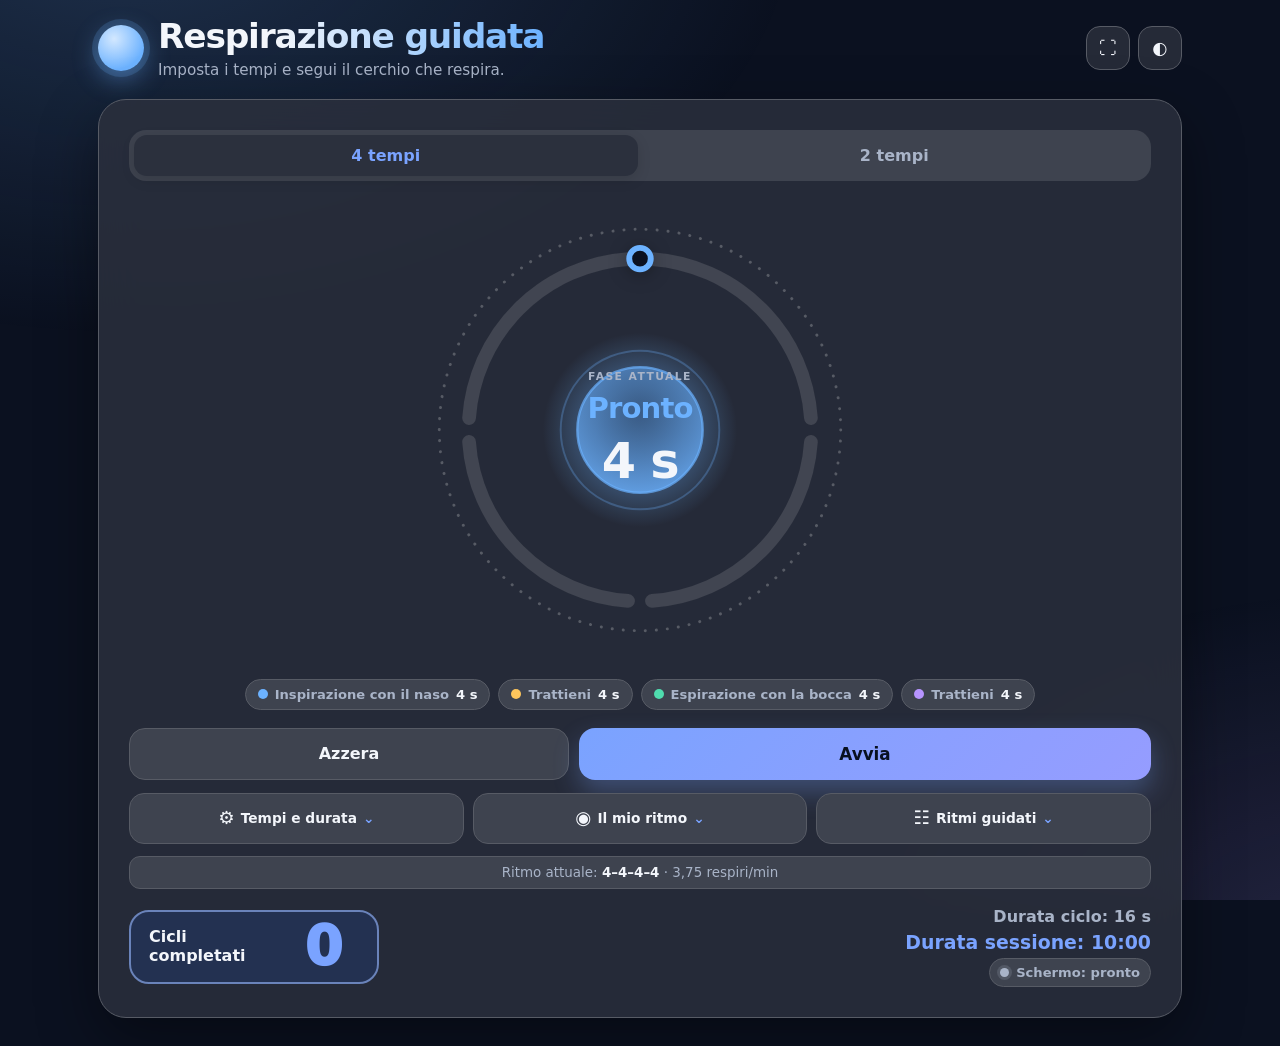
<file: index_precedente_2026-10-15.html>
<!DOCTYPE html>
<html lang="it" data-theme="dark">
<head>
  <meta charset="UTF-8" />
  <meta name="viewport" content="width=device-width, initial-scale=1, viewport-fit=cover" />
  <meta name="theme-color" content="#0b1120" />
  <title>Respirazione guidata</title>
  <link rel="manifest" href="./manifest.webmanifest" />
  <link rel="icon" type="image/svg+xml" href="./icon.svg" />
  <link rel="apple-touch-icon" sizes="192x192" href="./icon-192.png" />
  <meta name="apple-mobile-web-app-capable" content="yes" />
  <meta name="apple-mobile-web-app-title" content="Respirazione" />
  <meta name="apple-mobile-web-app-status-bar-style" content="black-translucent" />
  <style>
    @property --pc {
      syntax: '<color>';
      inherits: true;
      initial-value: #1e88e5;
    }

    :root {
      color-scheme: light;
      --bg: #f3f6fc;
      --text: #172033;
      --muted: #5f6b80;
      --accent: #246bfd;
      --accent-soft: color-mix(in srgb, var(--accent) 14%, var(--bg));
      --panel: color-mix(in srgb, var(--bg) 30%, #fff);
      --panel-2: color-mix(in srgb, var(--bg) 84%, #27406b);
      --border: color-mix(in srgb, var(--bg) 74%, #27406b);
      --ring-base: color-mix(in srgb, var(--bg) 80%, #27406b);
      --success: #168f67;
      --warning: #c57a09;
      --danger: #c63e45;
      --shadow: 0 22px 60px rgba(23, 32, 51, .13);
      --marker: #ffffff;
      --c-inhale: #1e88e5;
      --c-holdIn: #d98a00;
      --c-exhale: #17a673;
      --c-holdOut: #8b5cf6;
      --orb-hi: color-mix(in srgb, var(--pc) 30%, #fff);
      --pc: var(--c-inhale);
      transition: --pc .8s ease;
    }

    html[data-theme="dark"] {
      color-scheme: dark;
      --bg: #0b1120;
      --text: #f3f6fb;
      --muted: #a9b4c8;
      --accent: #7aa3ff;
      --accent-soft: color-mix(in srgb, var(--accent) 22%, var(--bg));
      --panel: color-mix(in srgb, var(--bg) 87%, #fff);
      --panel-2: color-mix(in srgb, var(--bg) 79%, #fff);
      --border: color-mix(in srgb, var(--bg) 69%, #fff);
      --ring-base: color-mix(in srgb, var(--bg) 78%, #fff);
      --success: #58d0a7;
      --warning: #f2b85b;
      --danger: #ff8389;
      --shadow: 0 22px 60px rgba(0, 0, 0, .4);
      --marker: #0b1120;
      --c-inhale: #6cb2ff;
      --c-holdIn: #ffc65c;
      --c-exhale: #4fdcae;
      --c-holdOut: #b794ff;
      --orb-hi: color-mix(in srgb, var(--pc) 45%, var(--bg));
    }

    * { box-sizing: border-box; }

    html { background: var(--bg); }

    body {
      margin: 0;
      min-height: 100vh;
      font-family: Inter, ui-sans-serif, system-ui, -apple-system, BlinkMacSystemFont, "Segoe UI", sans-serif;
      background: var(--bg);
      color: var(--text);
      transition: background-color .4s ease, color .4s ease;
    }

    body::before {
      content: "";
      position: fixed;
      inset: 0;
      z-index: 0;
      pointer-events: none;
      background:
        radial-gradient(60rem 38rem at 10% -10%, color-mix(in srgb, var(--pc) 20%, transparent), transparent 70%),
        radial-gradient(46rem 34rem at 105% 108%, color-mix(in srgb, var(--c-holdOut) 15%, transparent), transparent 70%);
    }

    button, input { font: inherit; }
    button { touch-action: manipulation; }

    .app {
      position: relative;
      z-index: 1;
      width: min(1120px, 100%);
      margin: 0 auto;
      padding: max(18px, env(safe-area-inset-top)) 18px max(28px, env(safe-area-inset-bottom));
    }

    .topbar {
      display: flex;
      align-items: center;
      justify-content: space-between;
      gap: 16px;
      margin-bottom: 20px;
    }

    .brand { display: flex; align-items: center; gap: 14px; }

    .logo {
      width: 46px;
      height: 46px;
      border-radius: 50%;
      flex: 0 0 auto;
      background:
        radial-gradient(circle at 35% 30%, color-mix(in srgb, var(--pc) 30%, #fff), var(--pc) 70%);
      box-shadow: 0 0 0 6px color-mix(in srgb, var(--pc) 18%, transparent), 0 8px 26px color-mix(in srgb, var(--pc) 45%, transparent);
      animation: logoBreath 6s ease-in-out infinite;
    }

    @keyframes logoBreath {
      0%, 100% { transform: scale(.88); }
      50% { transform: scale(1); }
    }

    .brand h1 {
      font-size: clamp(1.45rem, 2.7vw, 2.15rem);
      line-height: 1.1;
      margin: 0;
      letter-spacing: -.035em;
      background: linear-gradient(90deg, var(--text) 30%, var(--pc));
      -webkit-background-clip: text;
      background-clip: text;
      color: transparent;
    }

    .brand p { margin: 5px 0 0; color: var(--muted); font-size: .95rem; }

    .icon-row { display: flex; gap: 8px; }

    .icon-btn {
      width: 44px;
      height: 44px;
      border-radius: 14px;
      border: 1px solid var(--border);
      background: color-mix(in srgb, var(--panel) 85%, transparent);
      color: var(--text);
      cursor: pointer;
      display: grid;
      place-items: center;
      font-size: 1.1rem;
      transition: border-color .2s, transform .15s;
    }
    .icon-btn:hover { border-color: var(--accent); }
    .icon-btn:active { transform: scale(.94); }

    .layout {
      display: grid;
      grid-template-columns: minmax(0, 1.55fr) minmax(310px, .75fr);
      gap: 18px;
      align-items: start;
    }

    .card {
      background: color-mix(in srgb, var(--panel) 84%, transparent);
      border: 1px solid var(--border);
      border-radius: 28px;
      box-shadow: var(--shadow);
      backdrop-filter: blur(20px);
      -webkit-backdrop-filter: blur(20px);
    }

    .main-card { padding: clamp(18px, 3vw, 30px); }
    .settings-card { padding: 20px; position: sticky; top: 14px; max-height: calc(100vh - 28px); overflow-y: auto; }

    .mode-switch {
      display: grid;
      grid-template-columns: 1fr 1fr;
      gap: 5px;
      padding: 5px;
      background: var(--panel-2);
      border-radius: 17px;
      margin-bottom: 14px;
    }

    .mode-switch button {
      border: 0;
      border-radius: 13px;
      padding: 11px 12px;
      color: var(--muted);
      background: transparent;
      cursor: pointer;
      font-weight: 750;
      transition: .2s ease;
    }

    .mode-switch button.active {
      background: var(--panel);
      color: var(--accent);
      box-shadow: 0 4px 14px rgba(0, 0, 0, .12);
    }

    /* ---------- Stage: orb + anello progressivo ---------- */
    .stage {
      position: relative;
      width: min(100%, 470px);
      aspect-ratio: 1;
      margin: 0 auto;
      container-type: inline-size;
    }

    #breathRing { width: 100%; height: 100%; display: block; overflow: visible; }

    .dots {
      fill: none;
      stroke: var(--border);
      stroke-width: 3;
      stroke-linecap: round;
      stroke-dasharray: .1 11.2;
      transform-box: view-box;
      transform-origin: 240px 240px;
      animation: spin 120s linear infinite;
    }
    @keyframes spin { to { transform: rotate(360deg); } }

    .ring-base {
      fill: none;
      stroke: var(--ring-base);
      stroke-width: 14;
      stroke-linecap: round;
    }

    .ring-active {
      fill: none;
      stroke: var(--seg);
      stroke-width: 14;
      stroke-linecap: round;
      filter: drop-shadow(0 0 7px color-mix(in srgb, var(--seg) 75%, transparent));
    }

    .orb-stop-a { stop-color: var(--orb-hi); stop-opacity: .72; }
    .orb-stop-b { stop-color: var(--pc); stop-opacity: .9; }
    .aura-stop-a { stop-color: var(--pc); stop-opacity: .38; }
    .aura-stop-b { stop-color: var(--pc); stop-opacity: 0; }

    .orb-core { stroke: var(--pc); stroke-opacity: .7; stroke-width: 2.5; }
    .orb-echo { fill: none; stroke: var(--pc); stroke-opacity: .28; stroke-width: 2; }

    .marker {
      fill: var(--marker);
      stroke: var(--pc);
      stroke-width: 6;
      filter: drop-shadow(0 3px 9px rgba(0, 0, 0, .3));
    }

    .stage-center {
      position: absolute;
      inset: 0;
      display: flex;
      flex-direction: column;
      align-items: center;
      justify-content: center;
      text-align: center;
      padding: 0 24%;
      pointer-events: none;
    }

    .eyebrow {
      color: var(--muted);
      font-size: clamp(.58rem, 2.3cqw, .76rem);
      font-weight: 800;
      text-transform: uppercase;
      letter-spacing: .13em;
    }

    .phase-name {
      margin: .35em 0 0;
      font-size: clamp(1.1rem, 6.2cqw, 2rem);
      line-height: 1.04;
      letter-spacing: -.03em;
      text-wrap: balance;
    }

    .countdown {
      margin-top: .18em;
      font-variant-numeric: tabular-nums;
      font-size: clamp(1.4rem, 10.5cqw, 3.1rem);
      font-weight: 850;
      letter-spacing: -.03em;
      color: var(--text);
    }

    .phase-inhale  { color: var(--c-inhale); }
    .phase-holdIn  { color: var(--c-holdIn); }
    .phase-exhale  { color: var(--c-exhale); }
    .phase-holdOut { color: var(--c-holdOut); }

    .legend {
      display: flex;
      flex-wrap: wrap;
      justify-content: center;
      gap: 8px;
      margin-top: 14px;
    }

    .chip {
      display: inline-flex;
      align-items: center;
      gap: 7px;
      padding: 7px 12px;
      border: 1px solid var(--border);
      border-radius: 999px;
      background: var(--panel-2);
      color: var(--muted);
      font-size: .82rem;
      font-weight: 750;
      transition: .25s ease;
    }
    .chip i { width: 10px; height: 10px; border-radius: 50%; background: var(--chip); }
    .chip b { color: var(--text); font-variant-numeric: tabular-nums; }
    .chip.active {
      border-color: var(--chip);
      color: var(--text);
      box-shadow: 0 0 0 3px color-mix(in srgb, var(--chip) 24%, transparent);
    }

    /* ---------- Controlli ---------- */
    .controls {
      display: grid;
      grid-template-columns: auto minmax(150px, 1fr) auto;
      gap: 10px;
      align-items: center;
      margin-top: 18px;
    }

    .btn {
      border: 0;
      border-radius: 16px;
      min-height: 52px;
      padding: 0 20px;
      cursor: pointer;
      font-weight: 800;
      transition: transform .15s ease, box-shadow .2s ease;
    }
    .btn:active { transform: scale(.97); }

    .btn-primary {
      background: linear-gradient(135deg, var(--accent), color-mix(in srgb, var(--accent) 55%, var(--c-holdOut)));
      color: white;
      box-shadow: 0 12px 26px color-mix(in srgb, var(--accent) 30%, transparent);
      font-size: 1.05rem;
    }
    html[data-theme="dark"] .btn-primary { color: #081020; }

    .btn-secondary {
      background: var(--panel-2);
      color: var(--text);
      border: 1px solid var(--border);
    }

    .status-row {
      display: flex;
      justify-content: space-between;
      align-items: center;
      gap: 14px;
      flex-wrap: wrap;
      padding-top: 18px;
      color: var(--muted);
      font-size: .9rem;
    }

    .cycle-counter {
      display: flex;
      align-items: center;
      justify-content: space-between;
      gap: 18px;
      min-width: 250px;
      padding: 12px 18px;
      border: 2px solid color-mix(in srgb, var(--accent) 55%, var(--border));
      border-radius: 20px;
      background: var(--accent-soft);
      color: var(--text);
    }

    .cycle-counter-label { font-size: 1rem; line-height: 1.15; font-weight: 850; }

    .cycle-counter-number {
      min-width: 1.35em;
      color: var(--accent);
      font-size: clamp(2.3rem, 6vw, 3.4rem);
      line-height: .85;
      font-weight: 950;
      text-align: center;
      font-variant-numeric: tabular-nums;
      letter-spacing: -.04em;
    }

    .total-status { font-size: 1rem; font-weight: 750; }

    .session-status {
      display: flex;
      flex-direction: column;
      align-items: flex-end;
      gap: 5px;
      text-align: right;
    }

    .session-remaining {
      color: var(--accent);
      font-size: 1.18rem;
      font-weight: 900;
      font-variant-numeric: tabular-nums;
    }

    .wake-indicator {
      display: inline-flex;
      align-items: center;
      gap: 7px;
      padding: 6px 10px;
      border: 1px solid var(--border);
      border-radius: 999px;
      background: var(--panel-2);
      color: var(--muted);
      font-size: .82rem;
      font-weight: 800;
    }
    .wake-indicator::before {
      content: "";
      width: 9px; height: 9px;
      border-radius: 50%;
      background: var(--muted);
      box-shadow: 0 0 0 3px color-mix(in srgb, var(--muted) 18%, transparent);
    }
    .wake-indicator.active { color: var(--success); border-color: color-mix(in srgb, var(--success) 55%, var(--border)); }
    .wake-indicator.active::before { background: var(--success); box-shadow: 0 0 0 3px color-mix(in srgb, var(--success) 20%, transparent); }
    .wake-indicator.fallback { color: var(--warning); border-color: color-mix(in srgb, var(--warning) 55%, var(--border)); }
    .wake-indicator.fallback::before { background: var(--warning); box-shadow: 0 0 0 3px color-mix(in srgb, var(--warning) 20%, transparent); }
    .wake-indicator.failed { color: var(--danger); border-color: color-mix(in srgb, var(--danger) 55%, var(--border)); }
    .wake-indicator.failed::before { background: var(--danger); box-shadow: 0 0 0 3px color-mix(in srgb, var(--danger) 20%, transparent); }

    /* ---------- Impostazioni ---------- */
    .settings-head {
      display: flex;
      align-items: center;
      justify-content: space-between;
      gap: 12px;
      margin-bottom: 14px;
    }
    .settings-head h2 { margin: 0; font-size: 1.12rem; }

    .phase-tabs {
      display: grid;
      grid-template-columns: repeat(2, minmax(0, 1fr));
      gap: 8px;
      margin-bottom: 16px;
    }

    .phase-tab {
      border: 1px solid var(--border);
      border-top: 4px solid var(--chip);
      background: var(--panel-2);
      color: var(--text);
      border-radius: 14px;
      padding: 10px 9px 12px;
      cursor: pointer;
      min-height: 58px;
      font-weight: 750;
      line-height: 1.15;
    }
    .phase-tab small {
      display: block;
      margin-top: 4px;
      color: var(--muted);
      font-variant-numeric: tabular-nums;
      font-weight: 700;
    }
    .phase-tab.active {
      border-color: var(--chip);
      border-top-color: var(--chip);
      background: color-mix(in srgb, var(--chip) 16%, var(--panel-2));
    }

    .time-editor {
      background: var(--panel-2);
      border: 1px solid var(--border);
      border-radius: 18px;
      padding: 16px;
    }

    .editor-title {
      display: flex;
      justify-content: space-between;
      gap: 10px;
      align-items: baseline;
      margin-bottom: 13px;
    }
    .editor-title strong { font-size: 1rem; }
    .editor-title span { color: var(--muted); font-size: .85rem; }

    .stepper {
      display: grid;
      grid-template-columns: 54px 1fr 54px;
      gap: 9px;
      align-items: center;
    }

    .stepper button {
      height: 54px;
      border-radius: 14px;
      border: 1px solid var(--border);
      background: var(--panel);
      color: var(--text);
      cursor: pointer;
      font-size: 1.5rem;
      font-weight: 600;
    }

    .stepper input {
      min-width: 0;
      height: 54px;
      border: 1px solid var(--border);
      border-radius: 14px;
      background: var(--panel);
      color: var(--text);
      text-align: center;
      font-size: 1.35rem;
      font-weight: 850;
      font-variant-numeric: tabular-nums;
      outline: none;
    }
    .stepper input:focus { border-color: var(--accent); box-shadow: 0 0 0 3px var(--accent-soft); }

    .range { width: 100%; margin-top: 14px; accent-color: var(--accent); }

    .quick-presets {
      display: grid;
      grid-template-columns: repeat(4, 1fr);
      gap: 7px;
      margin-top: 12px;
    }

    .quick-presets button {
      border: 1px solid var(--border);
      background: var(--panel);
      color: var(--text);
      border-radius: 11px;
      padding: 8px 4px;
      cursor: pointer;
      font-weight: 750;
      font-size: .84rem;
    }

    .session-box, .sound-box, .bg-box {
      margin-top: 16px;
      border-top: 1px solid var(--border);
      padding-top: 16px;
    }

    .session-input-row {
      display: grid;
      grid-template-columns: minmax(0, 1fr) auto;
      align-items: center;
      gap: 10px;
      margin-top: 12px;
    }

    .session-input-row input {
      width: 100%;
      height: 48px;
      border: 1px solid var(--border);
      border-radius: 13px;
      background: var(--panel);
      color: var(--text);
      text-align: center;
      font-size: 1.18rem;
      font-weight: 850;
      font-variant-numeric: tabular-nums;
      outline: none;
    }
    .session-input-row input:focus { border-color: var(--accent); box-shadow: 0 0 0 3px var(--accent-soft); }
    .session-input-row span { color: var(--muted); font-weight: 800; }

    .session-presets {
      display: grid;
      grid-template-columns: repeat(4, 1fr);
      gap: 7px;
      margin-top: 9px;
    }

    .session-presets button, .test-sounds-btn {
      border: 1px solid var(--border);
      background: var(--panel);
      color: var(--text);
      border-radius: 11px;
      padding: 9px 5px;
      cursor: pointer;
      font-weight: 800;
    }

    .session-hint { margin: 9px 0 0; color: var(--muted); font-size: .78rem; line-height: 1.35; }

    .test-sounds-btn {
      width: 100%;
      margin-top: 12px;
      color: var(--accent);
      border-color: color-mix(in srgb, var(--accent) 45%, var(--border));
      background: var(--accent-soft);
    }

    .switch-line { display: flex; align-items: center; justify-content: space-between; gap: 14px; }
    .switch-copy strong { display: block; }
    .switch-copy span { color: var(--muted); font-size: .83rem; }

    .toggle {
      width: 54px;
      height: 30px;
      background: var(--border);
      border: 0;
      border-radius: 999px;
      padding: 3px;
      cursor: pointer;
      transition: .2s ease;
      flex: 0 0 auto;
    }
    .toggle::after {
      content: "";
      display: block;
      width: 24px; height: 24px;
      background: white;
      border-radius: 50%;
      box-shadow: 0 2px 7px rgba(0,0,0,.2);
      transition: transform .2s ease;
    }
    .toggle.on { background: var(--accent); }
    .toggle.on::after { transform: translateX(24px); }

    .volume-row { margin-top: 13px; }
    .volume-row label { display: flex; justify-content: space-between; color: var(--muted); font-size: .84rem; }
    .volume-row input { width: 100%; margin-top: 7px; accent-color: var(--accent); }

    /* ---------- Sfondo ---------- */
    .swatches {
      display: grid;
      grid-template-columns: repeat(5, 1fr);
      gap: 9px;
      margin-top: 12px;
    }

    .swatch {
      aspect-ratio: 1;
      border-radius: 50%;
      border: 2px solid var(--border);
      background: var(--sw);
      cursor: pointer;
      padding: 0;
      transition: transform .15s ease, border-color .2s;
    }
    .swatch:hover { transform: scale(1.08); }
    .swatch.active {
      border-color: var(--accent);
      box-shadow: 0 0 0 3px var(--accent-soft);
    }

    .bg-custom-row {
      display: grid;
      grid-template-columns: 1fr auto;
      gap: 9px;
      margin-top: 12px;
      align-items: center;
    }

    .color-pick {
      display: flex;
      align-items: center;
      gap: 10px;
      padding: 7px 10px;
      border: 1px solid var(--border);
      border-radius: 12px;
      background: var(--panel);
      font-size: .86rem;
      font-weight: 750;
      cursor: pointer;
    }
    .color-pick input {
      width: 34px; height: 34px;
      border: 0; padding: 0;
      border-radius: 9px;
      background: none;
      cursor: pointer;
    }

    .mini-btn {
      border: 1px solid var(--border);
      background: var(--panel);
      color: var(--text);
      border-radius: 12px;
      padding: 12px 12px;
      cursor: pointer;
      font-weight: 800;
      font-size: .84rem;
    }

    .apply-note { margin: 14px 0 0; color: var(--muted); font-size: .82rem; line-height: 1.4; }


    /* ---------- Registrazione del ritmo ideale ---------- */
    .record-card { margin-top: 18px; padding: clamp(18px, 3vw, 28px); }
    .record-head { display: flex; align-items: center; justify-content: space-between; gap: 18px; flex-wrap: wrap; }
    .record-head h2 { margin: 0 0 6px; font-size: 1.3rem; letter-spacing: -.02em; }
    .record-head p { margin: 0; color: var(--muted); max-width: 62ch; line-height: 1.45; }
    .record-steps {
      list-style: none; counter-reset: rs; margin: 18px 0 0; padding: 0;
      display: grid; grid-template-columns: repeat(auto-fit, minmax(180px, 1fr)); gap: 10px;
    }
    .record-steps li {
      counter-increment: rs; position: relative;
      padding: 12px 14px 12px 50px; border: 1px solid var(--border); border-radius: 16px;
      background: var(--panel-2); font-size: .9rem; line-height: 1.35; color: var(--muted);
    }
    .record-steps li::before {
      content: counter(rs); position: absolute; left: 12px; top: 50%; transform: translateY(-50%);
      width: 28px; height: 28px; border-radius: 50%; display: grid; place-items: center;
      font-weight: 900; color: #fff; background: var(--chip);
    }
    html[data-theme="dark"] .record-steps li::before { color: #081020; }
    .record-steps li b { color: var(--text); }
    .record-result { margin-top: 18px; padding-top: 18px; border-top: 1px solid var(--border); }
    .record-result h3 { margin: 0 0 12px; font-size: 1.05rem; }
    .record-values { display: grid; grid-template-columns: repeat(auto-fit, minmax(130px, 1fr)); gap: 10px; }
    .rv {
      border: 1px solid var(--border); border-top: 4px solid var(--chip); border-radius: 16px;
      padding: 12px; background: var(--panel-2); text-align: center;
    }
    .rv small { display: block; color: var(--muted); font-weight: 750; }
    .rv strong { display: block; margin-top: 4px; font-size: 1.7rem; font-variant-numeric: tabular-nums; letter-spacing: -.03em; }
    .rv em { display: block; font-style: normal; color: var(--muted); font-size: .76rem; margin-top: 2px; }
    .record-actions { display: flex; gap: 10px; flex-wrap: wrap; margin-top: 14px; }
    .record-actions .btn { min-height: 48px; }
    .record-note { margin: 12px 0 0; color: var(--muted); font-size: .82rem; line-height: 1.4; }

    .rec-overlay {
      position: fixed; inset: 0; z-index: 60;
      display: flex; flex-direction: column; align-items: center; justify-content: center;
      background: color-mix(in srgb, var(--bg) 93%, transparent);
      -webkit-backdrop-filter: blur(16px); backdrop-filter: blur(16px);
      touch-action: none; user-select: none; -webkit-user-select: none; cursor: pointer;
      -webkit-tap-highlight-color: transparent;
      --pc: var(--c-inhale);
    }
    .rec-close { position: absolute; top: max(16px, env(safe-area-inset-top)); right: 16px; z-index: 2; cursor: pointer; }
    .rec-dots { position: absolute; top: max(26px, calc(env(safe-area-inset-top) + 10px)); left: 50%; transform: translateX(-50%); display: flex; gap: 8px; }
    .rec-dots span { width: 44px; height: 8px; border-radius: 99px; background: var(--ring-base); transition: background .3s; }
    .rec-dots span.done { background: var(--c-dot); }
    .rec-dots span.active { background: var(--c-dot); animation: recPulse 1.1s ease-in-out infinite; }
    @keyframes recPulse { 50% { opacity: .35; } }
    .rec-orb {
      position: absolute; width: min(70vw, 60vh, 420px); aspect-ratio: 1; border-radius: 50%;
      background: radial-gradient(circle at 35% 30%, color-mix(in srgb, var(--pc) 32%, #fff), var(--pc) 72%);
      opacity: .32; transform: scale(.55);
      box-shadow: 0 0 80px color-mix(in srgb, var(--pc) 55%, transparent);
      transition: transform 5s cubic-bezier(.45, 0, .55, 1), background .6s;
      pointer-events: none;
    }
    .rec-orb.grow { transform: scale(1); }
    .rec-orb.shrink { transform: scale(.55); }
    .rec-text { position: relative; text-align: center; padding: 0 24px; pointer-events: none; }
    .rec-phase { margin: 8px 0 0; font-size: clamp(2rem, 9vw, 3.6rem); letter-spacing: -.04em; line-height: 1.05; color: var(--pc); }
    .rec-timer { margin-top: 10px; font-size: clamp(2.6rem, 14vw, 5.4rem); font-weight: 900; font-variant-numeric: tabular-nums; letter-spacing: -.04em; }
    .rec-hint { margin: 14px auto 0; max-width: 28ch; color: var(--muted); font-size: 1.05rem; line-height: 1.4; }

    .rec-skip { position: absolute; bottom: max(30px, calc(env(safe-area-inset-bottom) + 16px)); z-index: 2; cursor: pointer; padding: 0 24px; }
    .rec-skip.hidden { display: none !important; }

    .hidden { display: none !important; }

    .toast {
      position: fixed;
      left: 50%;
      bottom: 20px;
      transform: translate(-50%, 20px);
      background: var(--text);
      color: var(--bg);
      padding: 11px 15px;
      border-radius: 12px;
      font-weight: 700;
      opacity: 0;
      pointer-events: none;
      transition: .25s ease;
      z-index: 20;
      max-width: calc(100vw - 36px);
      text-align: center;
    }
    .toast.show { opacity: 1; transform: translate(-50%, 0); }

    @media (max-width: 820px) {
      .layout { grid-template-columns: 1fr; }
      .settings-card { position: static; max-height: none; overflow: visible; }
    }

    @media (max-width: 520px) {
      .app { padding-left: 12px; padding-right: 12px; }
      .topbar { align-items: flex-start; }
      .brand p { font-size: .84rem; }
      .logo { width: 38px; height: 38px; }
      .main-card, .settings-card { border-radius: 22px; }
      .main-card { padding: 15px; }
      .controls { grid-template-columns: 1fr 1fr; }
      .controls .btn-primary { grid-column: 1 / -1; grid-row: 1; }
      .status-row { display: grid; grid-template-columns: 1fr; font-size: .82rem; }
      .cycle-counter { width: 100%; min-width: 0; }
      .session-status { align-items: center; text-align: center; }
      .total-status { text-align: center; }
    }


    /* Pannelli richiudibili, disposti sotto al cronometro */
    .layout:not(.settings-open) { grid-template-columns: minmax(0, 1fr); }
    .layout:not(.settings-open) .main-card { max-width: 100%; }
    .controls { grid-template-columns: 1fr 1.3fr; }
    .panel-launchers {
      display: grid; grid-template-columns: repeat(3, minmax(0, 1fr));
      gap: 9px; margin-top: 13px;
    }
    .panel-launcher {
      display: flex; align-items: center; justify-content: center;
      flex-wrap: wrap; gap: 6px; min-width: 0; min-height: 51px;
      background: var(--panel-2); border: 1px solid var(--border);
      border-radius: 15px; color: var(--text); cursor: pointer;
      padding: 10px 7px; font-size: .86rem; font-weight: 780;
      line-height: 1.2; text-align: center; transition: background .2s, border-color .2s;
    }
    .panel-launcher:hover, .panel-launcher[aria-expanded="true"] {
      background: var(--accent-soft); border-color: var(--accent);
    }
    .panel-launcher .launch-icon { font-size: 1.15rem; }
    .panel-launcher:focus-visible, .preset-option:focus-visible { outline: 3px solid var(--accent); outline-offset: 3px; }
    .panel-launcher[aria-expanded="true"] .launch-arrow { transform: rotate(180deg); }
    .launch-arrow { display: inline-block; transition: transform .2s; color: var(--accent); }
    .active-rhythm {
      margin: 12px 0 0; padding: 8px 11px; text-align: center;
      background: var(--panel-2); border: 1px solid var(--border);
      border-radius: 11px; color: var(--muted); font-size: .84rem;
    }
    .active-rhythm strong { color: var(--text); }
    .settings-card { align-self: start; }
    .panel-header { display: flex; align-items: flex-start; justify-content: space-between; gap: 12px; }
    .record-head-actions { display: flex; gap: 9px; align-items: center; flex-wrap: wrap; }
    .presets-card { padding: clamp(18px, 3vw, 28px); margin-top: 18px; }
    .presets-card h2 { font-size: 1.3rem; margin: 0 0 6px; letter-spacing: -.02em; }
    .presets-card .panel-subtitle { color: var(--muted); margin: 0; line-height: 1.5; }
    .preset-group { margin-top: 24px; }
    .preset-group h3 { font-size: 1.05rem; margin: 0 0 4px; }
    .preset-group .group-note { color: var(--muted); margin: 0 0 11px; font-size: .84rem; }
    .preset-list { display: grid; grid-template-columns: repeat(2, minmax(0, 1fr)); gap: 10px; }
    .preset-option {
      display: flex; flex-direction: column; gap: 6px; width: 100%; min-width: 0;
      padding: 14px; border: 1px solid var(--border); border-radius: 17px;
      color: var(--text); background: var(--panel-2); cursor: pointer;
      text-align: left; font: inherit; transition: background .2s, border-color .2s, transform .12s;
    }
    .preset-option:hover { border-color: var(--accent); }
    .preset-option:active { transform: scale(.99); }
    .preset-option.selected { border: 2px solid var(--accent); padding: 13px; background: var(--accent-soft); }
    .preset-option-top { display: flex; align-items: center; justify-content: space-between; gap: 8px; flex-wrap: wrap; }
    .preset-time { font-size: 1.09rem; font-weight: 900; font-variant-numeric: tabular-nums; letter-spacing: .01em; }
    .preset-rpm { color: var(--accent); font-size: .81rem; font-weight: 800; }
    .preset-desc { color: var(--muted); font-size: .87rem; line-height: 1.4; }
    .preset-option.selected .preset-desc { color: var(--text); }
    .preset-choice { font-size: .77rem; color: var(--success); font-weight: 800; min-height: 1em; }
    .preset-caution { margin: 19px 0 0; font-size: .84rem; line-height: 1.5; color: var(--muted); }
    .favorite-group {
      border: 1px solid color-mix(in srgb, var(--accent) 48%, var(--border));
      border-radius: 18px; background: var(--accent-soft);
      padding: 16px; margin-top: 18px;
    }
    .favorite-group h3 { font-size: 1.15rem; }
    .favorite-group .preset-option { background: var(--panel); }
    .favorite-actions { margin-top: 12px; display: flex; gap: 8px; flex-wrap: wrap; }
    .favorite-actions .mini-btn { flex: 1 1 190px; }

    @media (max-width: 820px) { .layout.settings-open { grid-template-columns: 1fr; } }
    @media (max-width: 640px) { .preset-list { grid-template-columns: 1fr; } }
    @media (max-width: 520px) {
      .controls { grid-template-columns: 1fr 1.3fr; }
      .controls .btn-primary { grid-column: auto; grid-row: auto; }
      .panel-launchers { gap: 6px; }
      .panel-launcher { padding: 9px 5px; font-size: .75rem; }
      .panel-launcher .launch-icon { font-size: 1rem; }
      .panel-launcher .launch-arrow { display: none; }
    }
    [hidden] { display: none !important; }

    .awake-video {
      position: fixed;
      right: 1px;
      bottom: 1px;
      width: 16px;
      height: 16px;
      opacity: .018;
      pointer-events: none;
      z-index: 0;
    }

    @media (prefers-reduced-motion: reduce) {
      *, *::before, *::after { scroll-behavior: auto !important; transition-duration: .01ms !important; animation: none !important; }
    }
  </style>
</head>
<body>
  <main class="app">
    <header class="topbar">
      <div class="brand">
        <div class="logo" aria-hidden="true"></div>
        <div>
          <h1>Respirazione guidata</h1>
          <p>Imposta i tempi e segui il cerchio che respira.</p>
        </div>
      </div>
      <div class="icon-row">
        <button class="icon-btn" id="installAppBtn" type="button" hidden aria-label="Installa applicazione" title="Installa applicazione">⬇</button>
        <button class="icon-btn" id="fullscreenBtn" type="button" aria-label="Schermo intero" title="Schermo intero">⛶</button>
        <button class="icon-btn" id="themeBtn" type="button" aria-label="Cambia tema" title="Tema chiaro o scuro">◐</button>
      </div>
    </header>

    <section class="layout" id="mainLayout">
      <div class="card main-card">
        <div class="mode-switch" role="group" aria-label="Modalità di respirazione">
          <button id="mode4Btn" class="active" type="button">4 tempi</button>
          <button id="mode2Btn" type="button">2 tempi</button>
        </div>

        <div class="stage" role="img" aria-label="Cerchio animato della respirazione">
          <svg id="breathRing" viewBox="0 0 480 480">
            <defs>
              <radialGradient id="orbGrad" cx="50%" cy="36%" r="72%">
                <stop class="orb-stop-a" offset="0%"></stop>
                <stop class="orb-stop-b" offset="100%"></stop>
              </radialGradient>
              <radialGradient id="auraGrad" cx="50%" cy="50%" r="50%">
                <stop class="aura-stop-a" offset="45%"></stop>
                <stop class="aura-stop-b" offset="100%"></stop>
              </radialGradient>
            </defs>
            <circle class="dots" cx="240" cy="240" r="205"></circle>
            <circle id="orbAura" cx="240" cy="240" r="100" fill="url(#auraGrad)"></circle>
            <g id="ringBase"></g>
            <g id="ringActive"></g>
            <circle id="orbEcho" class="orb-echo" cx="240" cy="240" r="80"></circle>
            <circle id="orbCore" class="orb-core" cx="240" cy="240" r="64" fill="url(#orbGrad)"></circle>
            <circle id="marker" class="marker" cx="240" cy="65" r="11"></circle>
          </svg>
          <div class="stage-center">
            <div class="eyebrow">Fase attuale</div>
            <h2 class="phase-name phase-inhale" id="phaseName" aria-live="polite">Pronto</h2>
            <div class="countdown" id="countdown">4,0 s</div>
          </div>
        </div>

        <div class="legend" id="phaseLegend" aria-label="Fasi del ciclo"></div>

        <div class="controls">
          <button class="btn btn-secondary" id="resetBtn" type="button">Azzera</button>
          <button class="btn btn-primary" id="startBtn" type="button">Avvia</button>
        </div>
        <div class="panel-launchers" role="group" aria-label="Apri o chiudi i pannelli dell'esercizio">
          <button class="panel-launcher" id="settingsBtn" type="button" aria-controls="settingsPanel" aria-expanded="false"><span class="launch-icon" aria-hidden="true">⚙</span> Tempi e durata <span class="launch-arrow" aria-hidden="true">⌄</span></button>
          <button class="panel-launcher" id="recordPanelBtn" type="button" aria-controls="recordCard" aria-expanded="false"><span class="launch-icon" aria-hidden="true">◉</span> Il mio ritmo <span class="launch-arrow" aria-hidden="true">⌄</span></button>
          <button class="panel-launcher" id="presetsPanelBtn" type="button" aria-controls="presetsPanel" aria-expanded="false"><span class="launch-icon" aria-hidden="true">☷</span> Ritmi guidati <span class="launch-arrow" aria-hidden="true">⌄</span></button>
        </div>
        <p class="active-rhythm" id="activeRhythm" aria-live="polite">Ritmo attuale: <strong>4–4–4–4</strong></p>

        <div class="status-row">
          <div class="cycle-counter" aria-live="polite" aria-label="Numero di cicli completati">
            <span class="cycle-counter-label">Cicli<br>completati</span>
            <strong class="cycle-counter-number" id="cycleLabel">0</strong>
          </div>
          <div class="session-status">
            <span class="total-status" id="totalLabel">Durata ciclo: 16 s</span>
            <span class="session-remaining" id="sessionRemainingLabel">Tempo restante: 10:00</span>
            <span class="wake-indicator" id="wakeStatus">Schermo: pronto</span>
          </div>
        </div>
      </div>

      <aside class="card settings-card hidden" id="settingsPanel" aria-label="Tempi e durata">
        <div class="settings-head">
          <h2>Definizione dei tempi</h2>
          <button class="icon-btn" id="closeSettingsBtn" type="button" aria-label="Nascondi impostazioni" title="Nascondi">×</button>
        </div>

        <div class="phase-tabs" id="phaseTabs" aria-label="Scegli la fase da modificare"></div>

        <div class="time-editor">
          <div class="editor-title">
            <strong id="editorPhaseName">Inspirazione con il naso</strong>
            <span>da 0 a 30 s · con 0 la fase viene saltata</span>
          </div>
          <div class="stepper">
            <button id="minusBtn" type="button" aria-label="Diminuisci il tempo">−</button>
            <input id="timeInput" type="number" min="0" max="30" step="0.5" inputmode="decimal" aria-label="Durata in secondi" />
            <button id="plusBtn" type="button" aria-label="Aumenta il tempo">+</button>
          </div>
          <input class="range" id="timeRange" type="range" min="0" max="30" step="0.5" aria-label="Durata della fase" />
          <div class="quick-presets">
            <button type="button" data-value="0">0 s</button>
            <button type="button" data-value="2">2 s</button>
            <button type="button" data-value="4">4 s</button>
            <button type="button" data-value="6">6 s</button>
          </div>
        </div>

        <div class="bg-box">
          <div class="switch-copy">
            <strong>Colore di sfondo</strong>
            <span>Scegli un'atmosfera o un colore tuo: testi e pannelli si adattano da soli</span>
          </div>
          <div class="swatches" id="bgSwatches" role="group" aria-label="Colori di sfondo predefiniti"></div>
          <div class="bg-custom-row">
            <label class="color-pick">
              <input type="color" id="bgCustom" value="#0b1120" aria-label="Colore di sfondo personalizzato" />
              <span>Colore personalizzato</span>
            </label>
            <button class="mini-btn" id="bgResetBtn" type="button">Predefinito</button>
          </div>
        </div>

        <div class="session-box">
          <div class="switch-copy">
            <strong>Durata della sessione</strong>
            <span>Al termine l'esercizio si arresta e il blocco dello schermo viene rilasciato</span>
          </div>
          <div class="session-input-row">
            <input id="sessionMinutesInput" type="number" min="0" max="180" step="1" inputmode="numeric" value="10" aria-label="Durata della sessione in minuti; zero significa senza limite" />
            <span>minuti</span>
          </div>
          <div class="session-presets" aria-label="Durate rapide della sessione">
            <button type="button" data-session-minutes="5">5 min</button>
            <button type="button" data-session-minutes="10">10 min</button>
            <button type="button" data-session-minutes="15">15 min</button>
            <button type="button" data-session-minutes="0">Senza limite</button>
          </div>
          <p class="session-hint" id="sessionHint">Imposta 0 per lasciare la sessione senza limite.</p>
          <p class="session-hint" id="wakeHint">Il programma prova sia il blocco ufficiale sia una riproduzione video continua. Un file aperto dalla cartella Download non può però imporre a MagicOS di ignorare sempre il time-out.</p>
        </div>

        <div class="sound-box">
          <div class="switch-line">
            <div class="switch-copy">
              <strong>Segnali sonori</strong>
              <span>Campane morbide a inizio fase: note che salgono per inspirare, scendono per espirare; acute per il trattenimento a polmoni pieni, gravi a polmoni vuoti</span>
            </div>
            <button class="toggle" id="soundToggle" type="button" role="switch" aria-checked="false" aria-label="Attiva segnali sonori"></button>
          </div>
          <div class="volume-row">
            <label for="volumeRange"><span>Volume</span><span id="volumeValue">85%</span></label>
            <input id="volumeRange" type="range" min="0" max="100" value="85" />
          </div>
          <button class="test-sounds-btn" id="testSoundsBtn" type="button">Attiva e prova tutti i segnali</button>
          <p class="session-hint" id="audioStatus">Audio non ancora attivato. Premi il pulsante di prova una volta.</p>
        </div>

        <p class="apply-note">Le modifiche vengono salvate automaticamente. Se il ciclo è in corso, i nuovi tempi saranno applicati dal ciclo successivo. Il cursore regola il volume relativo del programma; il livello massimo reale dipende comunque dal volume multimediale impostato con i tasti del telefono.</p>
      </aside>
    </section>

    <section class="card record-card hidden" id="recordCard" aria-labelledby="recTitle">
      <div class="record-head">
        <div>
          <h2 id="recTitle">Trova il tuo ritmo ideale</h2>
          <p>Respira come ti viene naturale e tocca lo schermo a ogni cambio di fase: il programma misura da solo i quattro tempi.</p>
        </div>
        <div class="record-head-actions">
          <button class="btn btn-primary" id="recStartBtn" type="button">Registra il mio ritmo</button>
          <button class="icon-btn" id="closeRecordBtn" type="button" title="Chiudi il pannello" aria-label="Chiudi Trova il tuo ritmo ideale">×</button>
        </div>
      </div>
      <ol class="record-steps">
        <li style="--chip: var(--c-inhale)"><b>Tocca</b> e inizia a inspirare</li>
        <li style="--chip: var(--c-holdIn)"><b>Tocca</b> quando hai finito e trattieni</li>
        <li style="--chip: var(--c-exhale)"><b>Tocca</b> quando hai finito ed espira</li>
        <li style="--chip: var(--c-holdOut)"><b>Tocca</b> quando hai finito e trattieni a vuoto</li>
        <li style="--chip: var(--c-inhale)"><b>Tocca</b> un'ultima volta alla fine della pausa</li>
      </ol>
      <p class="record-note">Se una fase non fa parte del tuo ritmo (per esempio non trattieni il respiro), premi «Salta» nella schermata di registrazione: quella fase varrà 0 secondi e verrà saltata durante l'esercizio.</p>
      <div class="record-result hidden" id="recResult">
        <h3>Il tuo ritmo</h3>
        <div class="record-values" id="recValues"></div>
        <div class="record-actions">
          <button class="btn btn-primary" id="recApplyBtn" type="button">Usa e salva come preferito</button>
          <button class="btn btn-secondary" id="recRetryBtn" type="button">Registra di nuovo</button>
        </div>
        <p class="record-note">I tempi vengono arrotondati al mezzo secondo e applicati alla modalità a 4 tempi. Il ritmo viene anche memorizzato come «Il mio preferito» nei Ritmi guidati, per le prossime sessioni. Puoi sostituirlo con una nuova registrazione o con i tempi impostati a mano.</p>
      </div>
    </section>

    <section class="card presets-card hidden" id="presetsPanel" aria-labelledby="presetsTitle">
      <div class="panel-header">
        <div>
          <h2 id="presetsTitle">Scegli un ritmo respiratorio</h2>
          <p class="panel-subtitle">Tocca uno schema per applicarne immediatamente i tempi all'esercizio. I numeri indicano i secondi di inspirazione, eventuale pausa a polmoni pieni, espirazione e pausa finale.</p>
        </div>
        <button class="icon-btn" id="closePresetsBtn" type="button" aria-label="Chiudi ritmi guidati" title="Chiudi">×</button>
      </div>
      <section class="preset-group favorite-group" id="favoriteSection" aria-labelledby="favoriteTitle">
        <h3 id="favoriteTitle">★ Il mio preferito</h3>
        <p class="group-note" id="favoriteHint">Non hai ancora salvato un ritmo personale. Registralo in «Il mio ritmo», oppure usa il pulsante qui sotto per memorizzare i tempi attuali.</p>
        <div class="preset-list">
          <button type="button" id="favoriteOption" class="preset-option" aria-pressed="false" hidden>
            <span class="preset-option-top"><span class="preset-time" id="favoritePattern"></span><span class="preset-rpm" id="favoriteRate"></span></span>
            <span class="preset-desc">Il tuo ritmo personale memorizzato su questo dispositivo</span>
            <span class="preset-choice" aria-hidden="true"></span>
          </button>
        </div>
        <div class="favorite-actions">
          <button class="mini-btn" type="button" id="saveFavoriteCurrentBtn">★ Salva il ritmo attuale come preferito</button>
          <button class="mini-btn" type="button" id="deleteFavoriteBtn" hidden>Elimina preferito</button>
        </div>
      </section>
      <div id="presetGroups" aria-label="Schemi respiratori disponibili"></div>
      <p class="preset-caution">Il preferito viene memorizzato soltanto su questo browser e dispositivo. La prova con il file HTML scaricato e la futura versione online possono avere memorie separate. Non usare la navigazione in incognito se vuoi conservarlo.</p>
      <p class="preset-caution">Indicazioni orientative di benessere, non prescrizioni mediche. Non forzare il ritmo e interrompi in caso di affanno, capogiri o disagio; i ritmi con pause prolungate non sono adatti a tutti.</p>
    </section>
  </main>

  <video id="awakeVideo" class="awake-video" muted loop playsinline preload="auto" aria-hidden="true">
    <source src="[data-uri]" type="video/mp4">
  </video>


  <div class="rec-overlay hidden" id="recOverlay" role="dialog" aria-modal="true" aria-label="Registrazione del ritmo">
    <button class="icon-btn rec-close" id="recCancel" type="button" aria-label="Annulla registrazione">×</button>
    <div class="rec-dots" id="recDots"><span></span><span></span><span></span><span></span></div>
    <div class="rec-orb" id="recOrb"></div>
    <div class="rec-text">
      <div class="eyebrow" id="recEyebrow">Registrazione</div>
      <h2 class="rec-phase" id="recPhase">Pronto?</h2>
      <div class="rec-timer" id="recTimer">&nbsp;</div>
      <p class="rec-hint" id="recHint">Tocca lo schermo in un punto qualsiasi quando inizi a inspirare.</p>
    </div>
    <button class="btn btn-secondary rec-skip hidden" id="recSkip" type="button">Questa fase non c'è: salta (0 s)</button>
  </div>

  <div class="toast" id="toast" role="status"></div>

  <script>
    (() => {
      'use strict';

      const SVGNS = 'http://www.w3.org/2000/svg';
      const CX = 240, CY = 240, RING_R = 175;
      const ORB_MIN = 64, ORB_MAX = 142;
      const SAMPLE_RATE = 44100;
      const DEFAULT_BG = { light: '#f3f6fc', dark: '#0b1120' };

      const PHASES = {
        inhale:  { label: 'Inspirazione con il naso', short: 'Inspirazione con il naso', className: 'phase-inhale', default: 4 },
        holdIn:  { label: 'Trattenimento', short: 'Trattieni', className: 'phase-holdIn', default: 4 },
        exhale:  { label: 'Espirazione con la bocca', short: 'Espirazione con la bocca', className: 'phase-exhale', default: 4 },
        holdOut: { label: 'Pausa finale', short: 'Trattieni', className: 'phase-holdOut', default: 4 }
      };

      const MODE_PHASES = {
        4: ['inhale', 'holdIn', 'exhale', 'holdOut'],
        2: ['inhale', 'exhale']
      };

      const BG_PRESETS = [
        { name: 'Notte', color: '#0b1120' },
        { name: 'Oceano', color: '#0b2b3b' },
        { name: 'Foresta', color: '#0f2a21' },
        { name: 'Viola', color: '#1c1436' },
        { name: 'Bordeaux', color: '#34172a' },
        { name: 'Alba', color: '#fdeee4' },
        { name: 'Menta', color: '#e2f4ec' },
        { name: 'Cielo', color: '#e4effd' },
        { name: 'Lavanda', color: '#eee8fb' },
        { name: 'Sabbia', color: '#f4eee1' }
      ];

      // Suoni: campane morbide. Salgono per inspirare, scendono per espirare;
      // i trattenimenti sono un doppio tocco (acuto a polmoni pieni, grave a polmoni vuoti).
      const SOUND_DEFS = {
        inhale:  { len: 2.2, notes: [{ t: 0, f: 523.25, a: 1 }, { t: .17, f: 659.25, a: .9 }, { t: .34, f: 783.99, a: .95 }] },
        holdIn:  { len: 1.9, notes: [{ t: 0, f: 783.99, a: 1 }, { t: .38, f: 783.99, a: .55 }] },
        exhale:  { len: 2.4, notes: [{ t: 0, f: 783.99, a: 1 }, { t: .17, f: 659.25, a: .9 }, { t: .34, f: 523.25, a: .95 }] },
        holdOut: { len: 2.1, notes: [{ t: 0, f: 293.66, a: 1 }, { t: .42, f: 293.66, a: .55 }] },
        completion: { len: 3.4, notes: [{ t: 0, f: 523.25, a: .9 }, { t: .24, f: 659.25, a: .9 }, { t: .48, f: 783.99, a: .9 }, { t: .72, f: 1046.5, a: 1 }] }
      };
      const BELL_PARTIALS = [
        { r: 1,     a: 1,   d: 2.1 },
        { r: 1.004, a: .55, d: 2.4 },
        { r: 2,     a: .42, d: 3.3 },
        { r: 3,     a: .16, d: 4.8 },
        { r: 4.2,   a: .07, d: 6.5 }
      ];

      const state = {
        mode: 4,
        durations: { inhale: 4, holdIn: 4, exhale: 4, holdOut: 4 },
        selectedPhase: 'inhale',
        running: false,
        paused: false,
        phaseIndex: 0,
        phaseStartedAt: 0,
        phaseElapsedBeforePause: 0,
        cycles: 0,
        sound: false,
        volume: 0.85,
        sessionMinutes: 10,
        sessionStartedAt: 0,
        sessionElapsedBeforePause: 0,
        sessionEndTimer: null,
        sessionCompleted: false,
        animationId: null,
        audioContext: null,
        audioMaster: null,
        audioCompressor: null,
        audioElements: {},
        audioUrls: [],
        audioReady: false,
        audioLastError: '',
        wakeLock: null,
        wakeFallbackActive: false,
        wakeWatchdogId: null,
        wakeRequestPending: false,
        wakeFailureReason: '',
        activeSnapshot: null,
        baseTheme: 'dark',
        bgColor: null,
        favorite: null
      };

      const el = {
        mode4Btn: document.getElementById('mode4Btn'),
        mode2Btn: document.getElementById('mode2Btn'),
        phaseName: document.getElementById('phaseName'),
        countdown: document.getElementById('countdown'),
        ringBase: document.getElementById('ringBase'),
        ringActive: document.getElementById('ringActive'),
        marker: document.getElementById('marker'),
        orbCore: document.getElementById('orbCore'),
        orbAura: document.getElementById('orbAura'),
        orbEcho: document.getElementById('orbEcho'),
        phaseLegend: document.getElementById('phaseLegend'),
        startBtn: document.getElementById('startBtn'),
        resetBtn: document.getElementById('resetBtn'),
        settingsBtn: document.getElementById('settingsBtn'),
        settingsPanel: document.getElementById('settingsPanel'),
        closeSettingsBtn: document.getElementById('closeSettingsBtn'),
        phaseTabs: document.getElementById('phaseTabs'),
        editorPhaseName: document.getElementById('editorPhaseName'),
        minusBtn: document.getElementById('minusBtn'),
        plusBtn: document.getElementById('plusBtn'),
        timeInput: document.getElementById('timeInput'),
        timeRange: document.getElementById('timeRange'),
        soundToggle: document.getElementById('soundToggle'),
        volumeRange: document.getElementById('volumeRange'),
        volumeValue: document.getElementById('volumeValue'),
        cycleLabel: document.getElementById('cycleLabel'),
        totalLabel: document.getElementById('totalLabel'),
        sessionRemainingLabel: document.getElementById('sessionRemainingLabel'),
        wakeStatus: document.getElementById('wakeStatus'),
        sessionMinutesInput: document.getElementById('sessionMinutesInput'),
        sessionHint: document.getElementById('sessionHint'),
        testSoundsBtn: document.getElementById('testSoundsBtn'),
        audioStatus: document.getElementById('audioStatus'),
        wakeHint: document.getElementById('wakeHint'),
        themeBtn: document.getElementById('themeBtn'),
        fullscreenBtn: document.getElementById('fullscreenBtn'),
        awakeVideo: document.getElementById('awakeVideo'),
        toast: document.getElementById('toast'),
        bgSwatches: document.getElementById('bgSwatches'),
        bgCustom: document.getElementById('bgCustom'),
        bgResetBtn: document.getElementById('bgResetBtn')
      };

      function clamp(value, min, max) {
        return Math.min(max, Math.max(min, value));
      }

      function roundHalf(value) {
        return Math.round(value * 2) / 2;
      }

      function fmt(value) {
        return value.toLocaleString('it-IT', { minimumFractionDigits: value % 1 ? 1 : 0, maximumFractionDigits: 1 });
      }

      // Fasi effettivamente eseguite: quelle a zero secondi vengono saltate.
      function runKeysFor(durations, mode) {
        return MODE_PHASES[mode].filter(k => durations[k] > 0);
      }

      function runKeys() {
        return runKeysFor(state.durations, state.mode);
      }

      function currentPhaseKeys() {
        return MODE_PHASES[state.mode];
      }

      function svgEl(name, attrs) {
        const node = document.createElementNS(SVGNS, name);
        Object.entries(attrs || {}).forEach(([k, v]) => node.setAttribute(k, v));
        return node;
      }

      /* ---------- Salvataggio / caricamento ---------- */
      function normalizedFavorite(value) {
        if (!value || (value.mode !== 2 && value.mode !== 4) || !value.durations) return null;
        const durations = {};
        for (const key of Object.keys(PHASES)) {
          if (value.durations[key] === null || value.durations[key] === undefined || value.durations[key] === '') return null;
          const n = Number(value.durations[key]);
          if (!Number.isFinite(n) || n < 0 || n > 30) return null;
          durations[key] = clamp(roundHalf(n), 0, 30);
        }
        if (!runKeysFor(durations, value.mode).length) return null;
        return { mode: value.mode, durations };
      }
      function favoriteFromCurrent() {
        return normalizedFavorite({ mode: state.mode, durations: { ...state.durations } });
      }
      function saveSettings() {
        try {
          localStorage.setItem('breathGuideSettings', JSON.stringify({
            mode: state.mode,
            durations: state.durations,
            sound: state.sound,
            volume: state.volume,
            sessionMinutes: state.sessionMinutes,
            settingsVersion: 5,
            theme: state.baseTheme,
            bgColor: state.bgColor,
            favorite: state.favorite
          }));
          return true;
        } catch (_) {
          // Alcuni visualizzatori di file locali bloccano localStorage.
          // Il programma continua comunque a funzionare per la sessione corrente.
          return false;
        }
      }

      function loadSettings() {
        try {
          const saved = JSON.parse(localStorage.getItem('breathGuideSettings'));
          if (!saved) return;
          if (saved.mode === 2 || saved.mode === 4) state.mode = saved.mode;
          if (saved.durations) {
            for (const key of Object.keys(PHASES)) {
              const n = Number(saved.durations[key]);
              if (Number.isFinite(n)) state.durations[key] = clamp(roundHalf(n), 0, 30);
            }
          }
          [2, 4].forEach(m => {
            if (!MODE_PHASES[m].some(k => state.durations[k] > 0)) state.durations[MODE_PHASES[m][0]] = 4;
          });
          state.sound = Boolean(saved.sound);
          if (Number.isFinite(saved.volume)) state.volume = clamp(saved.volume, 0, 1);
          // Migrazione: le versioni precedenti usavano segnali molto deboli.
          if (!saved.settingsVersion || saved.settingsVersion < 4) state.volume = Math.max(state.volume, .90);
          if (Number.isFinite(saved.sessionMinutes)) state.sessionMinutes = clamp(Math.round(saved.sessionMinutes), 0, 180);
          state.baseTheme = saved.theme === 'light' ? 'light' : 'dark';
          if (typeof saved.bgColor === 'string' && /^#[0-9a-f]{6}$/i.test(saved.bgColor)) state.bgColor = saved.bgColor.toLowerCase();
          state.favorite = normalizedFavorite(saved.favorite);
        } catch (_) {}
      }

      function showToast(message) {
        el.toast.textContent = message;
        el.toast.classList.add('show');
        clearTimeout(showToast.timer);
        showToast.timer = setTimeout(() => el.toast.classList.remove('show'), 1800);
      }

      /* ---------- Tema e colore di sfondo ---------- */
      function luminance(hex) {
        const v = [1, 3, 5].map(i => parseInt(hex.slice(i, i + 2), 16) / 255)
          .map(c => (c <= .03928 ? c / 12.92 : Math.pow((c + .055) / 1.055, 2.4)));
        return .2126 * v[0] + .7152 * v[1] + .0722 * v[2];
      }

      function applyTheme() {
        const root = document.documentElement;
        if (state.bgColor) {
          root.style.setProperty('--bg', state.bgColor);
          root.dataset.theme = luminance(state.bgColor) > .21 ? 'light' : 'dark';
        } else {
          root.style.removeProperty('--bg');
          root.dataset.theme = state.baseTheme;
        }
        const color = state.bgColor || DEFAULT_BG[root.dataset.theme];
        const meta = document.querySelector('meta[name="theme-color"]');
        if (meta) meta.setAttribute('content', color);
        renderBgControls();
      }

      function setBackground(color) {
        state.bgColor = color ? color.toLowerCase() : null;
        applyTheme();
        saveSettings();
      }

      function initBgSwatches() {
        el.bgSwatches.innerHTML = '';
        BG_PRESETS.forEach(p => {
          const b = document.createElement('button');
          b.type = 'button';
          b.className = 'swatch';
          b.title = p.name;
          b.setAttribute('aria-label', `Sfondo ${p.name}`);
          b.dataset.color = p.color;
          b.style.setProperty('--sw', p.color);
          b.addEventListener('click', () => setBackground(p.color));
          el.bgSwatches.appendChild(b);
        });
      }

      function renderBgControls() {
        el.bgSwatches.querySelectorAll('.swatch').forEach(b => {
          b.classList.toggle('active', Boolean(state.bgColor) && b.dataset.color === state.bgColor);
        });
        el.bgCustom.value = state.bgColor || DEFAULT_BG[document.documentElement.dataset.theme] || '#0b1120';
      }

      /* ---------- Modalità e impostazioni tempi ---------- */
      function setMode(mode) {
        if (state.mode === mode) return;
        resetSession(false);
        state.mode = mode;
        if (!runKeys().length) {
          state.durations[MODE_PHASES[mode][0]] = 4;
          showToast('In questa modalità tutte le fasi erano a zero: inspirazione impostata a 4 s.');
        }
        if (!currentPhaseKeys().includes(state.selectedPhase)) state.selectedPhase = 'inhale';
        renderAll();
        saveSettings();
      }

      function renderMode() {
        el.mode4Btn.classList.toggle('active', state.mode === 4);
        el.mode2Btn.classList.toggle('active', state.mode === 2);
        el.mode4Btn.setAttribute('aria-pressed', String(state.mode === 4));
        el.mode2Btn.setAttribute('aria-pressed', String(state.mode === 2));
      }

      function renderPhaseTabs() {
        el.phaseTabs.innerHTML = '';
        const keys = currentPhaseKeys();
        keys.forEach(key => {
          const btn = document.createElement('button');
          btn.type = 'button';
          btn.className = 'phase-tab' + (state.selectedPhase === key ? ' active' : '');
          btn.dataset.phase = key;
          btn.style.setProperty('--chip', `var(--c-${key})`);
          btn.innerHTML = `${PHASES[key].short}<small>${state.durations[key] > 0 ? fmt(state.durations[key]) + ' s' : 'saltata'}</small>`;
          btn.addEventListener('click', () => {
            state.selectedPhase = key;
            renderPhaseTabs();
            renderEditor();
          });
          el.phaseTabs.appendChild(btn);
        });
      }

      function renderEditor() {
        const key = state.selectedPhase;
        el.editorPhaseName.textContent = PHASES[key].label;
        el.timeInput.value = state.durations[key];
        el.timeRange.value = state.durations[key];
      }

      function updateDuration(raw) {
        const num = Number(raw);
        const previous = state.durations[state.selectedPhase];
        let value = clamp(roundHalf(Number.isFinite(num) && String(raw).trim() !== '' ? num : previous), 0, 30);
        state.durations[state.selectedPhase] = value;
        if (!runKeys().length) {
          value = previous > 0 ? previous : .5;
          state.durations[state.selectedPhase] = value;
          showToast('Almeno una fase deve durare più di zero.');
        }
        renderPhaseTabs();
        renderEditor();
        if (!state.running) renderGraph();
        renderStatus();
        if (!state.running) setReadyReadout();
        updatePresetSelection();
        saveSettings();
      }

      /* ---------- Anello progressivo + orb ---------- */
      function getGeometry(durations = state.durations, mode = state.mode) {
        const keys = runKeysFor(durations, mode);
        const total = keys.reduce((sum, key) => sum + durations[key], 0);
        let a = 0;
        const segments = keys.map(key => {
          const span = 360 * durations[key] / total;
          const seg = { key, a1: a, a2: a + span, span, gap: Math.min(8, span * .45) };
          a += span;
          return seg;
        });
        return { segments, total };
      }

      function polar(deg, r = RING_R) {
        const a = deg * Math.PI / 180;
        return { x: CX + r * Math.sin(a), y: CY - r * Math.cos(a) };
      }

      function arcPath(startDeg, endDeg) {
        const p1 = polar(startDeg);
        const p2 = polar(endDeg);
        const large = (endDeg - startDeg) > 180 ? 1 : 0;
        return `M ${p1.x.toFixed(2)} ${p1.y.toFixed(2)} A ${RING_R} ${RING_R} 0 ${large} 1 ${p2.x.toFixed(2)} ${p2.y.toFixed(2)}`;
      }

      function placeMarker(deg) {
        const p = polar(deg);
        el.marker.setAttribute('cx', p.x.toFixed(2));
        el.marker.setAttribute('cy', p.y.toFixed(2));
      }

      function setOrbLevel(level) {
        const r = ORB_MIN + (ORB_MAX - ORB_MIN) * clamp(level, 0, 1);
        el.orbCore.setAttribute('r', r.toFixed(2));
        el.orbEcho.setAttribute('r', (r + 17).toFixed(2));
        el.orbAura.setAttribute('r', (r * 1.55).toFixed(2));
      }

      function easeInOut(p) {
        return .5 - .5 * Math.cos(Math.PI * p);
      }

      function orbLevelFor(key, progress) {
        if (key === 'inhale') return easeInOut(progress);
        if (key === 'holdIn') return 1;
        if (key === 'exhale') return 1 - easeInOut(progress);
        return 0;
      }

      function renderLegend(geom) {
        el.phaseLegend.innerHTML = '';
        geom.segments.forEach((seg, index) => {
          const chip = document.createElement('span');
          chip.className = 'chip';
          chip.dataset.index = index;
          chip.style.setProperty('--chip', `var(--c-${seg.key})`);
          chip.innerHTML = `<i></i>${PHASES[seg.key].short} <b>${fmt(state.durations[seg.key])} s</b>`;
          el.phaseLegend.appendChild(chip);
        });
      }

      function renderGraph() {
        const geom = getGeometry();
        el.ringBase.replaceChildren();
        el.ringActive.replaceChildren();

        geom.segments.forEach((seg, index) => {
          const d = arcPath(seg.a1 + seg.gap / 2, seg.a2 - seg.gap / 2);
          el.ringBase.appendChild(svgEl('path', { d, class: 'ring-base' }));
          const active = svgEl('path', {
            d,
            class: 'ring-active',
            pathLength: '1',
            'stroke-dasharray': '1 1',
            'stroke-dashoffset': '1'
          });
          active.style.setProperty('--seg', `var(--c-${seg.key})`);
          active.style.opacity = '0';
          active.dataset.index = index;
          el.ringActive.appendChild(active);
        });

        renderLegend(geom);

        if (!state.running) {
          placeMarker(0);
          setOrbLevel(0);
        }
      }

      function updateRing(index, progress, geom) {
        const seg = geom.segments[index];
        placeMarker(seg.a1 + seg.span * progress);
        const arcs = el.ringActive.children;
        for (let i = 0; i < arcs.length; i += 1) {
          let f;
          if (i < index) f = 1;
          else if (i > index) f = 0;
          else f = clamp((progress * seg.span - seg.gap / 2) / Math.max(.001, seg.span - seg.gap), 0, 1);
          arcs[i].style.opacity = f > .002 ? '1' : '0';
          arcs[i].setAttribute('stroke-dashoffset', String(1 - f));
        }
      }

      function setActiveSegment(index) {
        const keys = state.activeSnapshot ? state.activeSnapshot.keys : currentPhaseKeys();
        const key = index >= 0 && keys[index] ? keys[index] : 'inhale';
        document.documentElement.style.setProperty('--pc', `var(--c-${key})`);
        el.phaseLegend.querySelectorAll('.chip').forEach(chip => {
          chip.classList.toggle('active', Number(chip.dataset.index) === index);
        });
      }

      /* ---------- Rendering generale ---------- */
      function renderSound() {
        el.soundToggle.classList.toggle('on', state.sound);
        el.soundToggle.setAttribute('aria-checked', String(state.sound));
        el.volumeRange.value = Math.round(state.volume * 100);
        el.volumeValue.textContent = `${Math.round(state.volume * 100)}%`;
        Object.values(state.audioElements).forEach(audio => { audio.volume = state.volume; });
        if (el.audioStatus) {
          if (state.audioLastError) {
            el.audioStatus.textContent = `Audio bloccato dal browser: ${state.audioLastError}`;
            el.audioStatus.style.color = 'var(--danger)';
          } else if (state.audioReady) {
            el.audioStatus.textContent = 'Audio attivato. I segnali usano il canale multimediale del telefono.';
            el.audioStatus.style.color = 'var(--success)';
          } else {
            el.audioStatus.textContent = 'Audio non ancora attivato. Premi il pulsante di prova una volta.';
            el.audioStatus.style.color = '';
          }
        }
      }

      function formatClock(seconds) {
        const safe = Math.max(0, Math.ceil(seconds));
        const minutes = Math.floor(safe / 60);
        const secs = safe % 60;
        return `${minutes}:${String(secs).padStart(2, '0')}`;
      }

      function getSessionElapsed(now = performance.now()) {
        if (!state.running) return state.sessionElapsedBeforePause;
        if (state.paused) return state.sessionElapsedBeforePause;
        return Math.max(0, (now - state.sessionStartedAt) / 1000);
      }

      function renderSessionSettings() {
        el.sessionMinutesInput.value = state.sessionMinutes;
        el.sessionHint.textContent = state.sessionMinutes === 0
          ? 'La sessione continuerà finché non la metti in pausa o la azzeri.'
          : `La sessione terminerà automaticamente dopo ${state.sessionMinutes} ${state.sessionMinutes === 1 ? 'minuto' : 'minuti'}.`;
      }

      function updateSessionDisplay(now = performance.now()) {
        if (state.sessionMinutes === 0) {
          el.sessionRemainingLabel.textContent = state.running ? 'Tempo restante: senza limite' : 'Sessione: senza limite';
          return;
        }
        const limit = state.sessionMinutes * 60;
        const remaining = Math.max(0, limit - getSessionElapsed(now));
        el.sessionRemainingLabel.textContent = `${state.running ? 'Tempo restante' : 'Durata sessione'}: ${formatClock(remaining)}`;
      }

      function updateWakeStatus() {
        el.wakeStatus.className = 'wake-indicator';
        if (!state.running || state.paused) {
          el.wakeStatus.textContent = 'Schermo: pronto';
        } else if (state.wakeLock && !state.wakeLock.released) {
          el.wakeStatus.classList.add('active');
          el.wakeStatus.textContent = 'Schermo: blocco ufficiale attivo';
        } else if (state.wakeFallbackActive) {
          el.wakeStatus.classList.add('fallback');
          el.wakeStatus.textContent = 'Schermo: video attivo, non garantito';
        } else {
          el.wakeStatus.classList.add('failed');
          el.wakeStatus.textContent = 'Schermo: blocco non disponibile';
        }
        if (el.wakeHint) {
          const protocol = location.protocol || '';
          if (!window.isSecureContext || !('wakeLock' in navigator)) {
            el.wakeHint.textContent = `Il blocco ufficiale non è disponibile in questa apertura (${protocol || 'origine sconosciuta'}). Il programma usa il video continuo, ma MagicOS può comunque applicare il time-out. Per una garanzia reale serve una pagina HTTPS installata o un'app Android.`;
          } else {
            el.wakeHint.textContent = state.wakeFailureReason
              ? `Il browser ha rifiutato o rilasciato il blocco: ${state.wakeFailureReason}. Il video continuo resta attivo come riserva.`
              : 'Il programma richiede il blocco ufficiale e mantiene anche una riproduzione video continua come riserva.';
          }
        }
      }

      function renderStatus() {
        el.cycleLabel.textContent = String(state.cycles);
        const total = currentPhaseKeys().reduce((sum, key) => sum + state.durations[key], 0);
        el.totalLabel.textContent = `Durata ciclo: ${fmt(total)} s`;
        updateSessionDisplay();
        updateWakeStatus();
      }

      function setReadyReadout() {
        const first = runKeys()[0] || currentPhaseKeys()[0];
        el.phaseName.textContent = 'Pronto';
        el.phaseName.className = `phase-name ${PHASES[first].className}`;
        el.countdown.textContent = `${fmt(state.durations[first])} s`;
        setActiveSegment(-1);
      }

      function renderAll() {
        renderMode();
        renderPhaseTabs();
        renderEditor();
        renderGraph();
        renderSound();
        renderSessionSettings();
        renderStatus();
        if (!state.running) setReadyReadout();
        updatePresetSelection();
      }

      /* ---------- Audio: sintesi di campane morbide ---------- */
      function writeAscii(view, offset, text) {
        for (let i = 0; i < text.length; i += 1) view.setUint8(offset + i, text.charCodeAt(i));
      }

      function makeWavUrl(def) {
        const total = Math.round(def.len * SAMPLE_RATE);
        const buf = new Float32Array(total);
        def.notes.forEach(note => {
          const start = Math.round(note.t * SAMPLE_RATE);
          const end = Math.min(total, start + Math.round(2.0 * SAMPLE_RATE));
          for (let i = start; i < end; i += 1) {
            const t = (i - start) / SAMPLE_RATE;
            let v = 0;
            for (const p of BELL_PARTIALS) {
              v += p.a * Math.sin(2 * Math.PI * note.f * p.r * t) * Math.exp(-p.d * t);
            }
            buf[i] += v * Math.min(1, t / .006) * note.a;
          }
        });
        // Dissolvenza finale e normalizzazione: ogni segnale ha lo stesso picco.
        const fade = Math.round(.08 * SAMPLE_RATE);
        let peak = 0;
        for (let i = 0; i < total; i += 1) {
          if (i > total - fade) buf[i] *= (total - i) / fade;
          peak = Math.max(peak, Math.abs(buf[i]));
        }
        const gain = peak > 0 ? .92 / peak : 1;

        const buffer = new ArrayBuffer(44 + total * 2);
        const view = new DataView(buffer);
        writeAscii(view, 0, 'RIFF');
        view.setUint32(4, 36 + total * 2, true);
        writeAscii(view, 8, 'WAVE');
        writeAscii(view, 12, 'fmt ');
        view.setUint32(16, 16, true);
        view.setUint16(20, 1, true);
        view.setUint16(22, 1, true);
        view.setUint32(24, SAMPLE_RATE, true);
        view.setUint32(28, SAMPLE_RATE * 2, true);
        view.setUint16(32, 2, true);
        view.setUint16(34, 16, true);
        writeAscii(view, 36, 'data');
        view.setUint32(40, total * 2, true);
        for (let i = 0; i < total; i += 1) view.setInt16(44 + i * 2, Math.round(clamp(buf[i] * gain, -1, 1) * 32767), true);
        const url = URL.createObjectURL(new Blob([view], { type: 'audio/wav' }));
        state.audioUrls.push(url);
        return url;
      }

      function initAudioElements() {
        if (Object.keys(state.audioElements).length) return;
        Object.entries(SOUND_DEFS).forEach(([key, def]) => {
          const audio = new Audio(makeWavUrl(def));
          audio.preload = 'auto';
          audio.volume = state.volume;
          audio.playsInline = true;
          state.audioElements[key] = audio;
        });
      }

      async function ensureAudio() {
        initAudioElements();
        if (!state.audioContext) {
          const AudioCtx = window.AudioContext || window.webkitAudioContext;
          if (AudioCtx) {
            state.audioContext = new AudioCtx();
            state.audioMaster = state.audioContext.createGain();
            state.audioCompressor = state.audioContext.createDynamicsCompressor();
            state.audioCompressor.threshold.value = -12;
            state.audioCompressor.knee.value = 6;
            state.audioCompressor.ratio.value = 4;
            state.audioCompressor.attack.value = 0.003;
            state.audioCompressor.release.value = 0.2;
            state.audioMaster.gain.value = 1;
            state.audioMaster.connect(state.audioCompressor).connect(state.audioContext.destination);
          }
        }
        try {
          if (state.audioContext && state.audioContext.state === 'suspended') await state.audioContext.resume();
          state.audioLastError = '';
          renderSound();
          return state.audioContext;
        } catch (error) {
          state.audioLastError = error?.message || 'attivazione non consentita';
          renderSound();
          return null;
        }
      }

      function bellTone(ctx, frequency, start, gainValue) {
        if (!ctx) return;
        BELL_PARTIALS.forEach(p => {
          const osc = ctx.createOscillator();
          const gain = ctx.createGain();
          osc.type = 'sine';
          osc.frequency.value = frequency * p.r;
          const peak = Math.max(.0001, gainValue * p.a * .5);
          gain.gain.setValueAtTime(.0001, start);
          gain.gain.linearRampToValueAtTime(peak, start + .006);
          gain.gain.exponentialRampToValueAtTime(.0001, start + Math.min(2, 5 / p.d));
          osc.connect(gain).connect(state.audioMaster || ctx.destination);
          osc.start(start);
          osc.stop(start + 2.05);
        });
      }

      function webAudioFallback(key) {
        const ctx = state.audioContext;
        const def = SOUND_DEFS[key];
        if (!ctx || !def) return;
        const now = ctx.currentTime + .01;
        def.notes.forEach(n => bellTone(ctx, n.f, now + n.t, .6 * state.volume * n.a));
      }

      async function playStoredSound(key) {
        if (!state.sound || state.volume <= 0) return false;
        initAudioElements();
        const audio = state.audioElements[key];
        if (!audio) return false;
        try {
          audio.pause();
          audio.currentTime = 0;
          audio.volume = state.volume;
          await audio.play();
          state.audioReady = true;
          state.audioLastError = '';
          renderSound();
          return true;
        } catch (error) {
          state.audioLastError = error?.message || 'riproduzione non consentita';
          await ensureAudio();
          webAudioFallback(key);
          renderSound();
          return false;
        }
      }

      async function playPhaseSound(key) {
        if (!state.sound || state.volume <= 0) return;
        await playStoredSound(key);
        if ('vibrate' in navigator) {
          const patterns = { inhale: [45], holdIn: [55, 80, 55], exhale: [90], holdOut: [45, 70, 45, 70, 80] };
          try { navigator.vibrate(patterns[key] || [45]); } catch (_) {}
        }
      }

      async function playCompletionSound() {
        if (!state.sound || state.volume <= 0) return;
        await playStoredSound('completion');
      }

      async function testAllSounds() {
        state.sound = true;
        initAudioElements();
        await ensureAudio();
        renderSound();
        saveSettings();
        const keys = runKeys();
        for (const key of keys) {
          await playStoredSound(key);
          await new Promise(resolve => setTimeout(resolve, key === 'holdOut' ? 1500 : 1300));
        }
        showToast(state.audioReady ? 'Segnali attivati. Regola anche il volume multimediale del telefono.' : 'Il browser ha bloccato l’audio: premi di nuovo il pulsante di prova.');
      }

      /* ---------- Blocco schermo ---------- */
      async function activateAwakeFallback() {
        if (!el.awakeVideo) return false;
        try {
          el.awakeVideo.muted = false;
          el.awakeVideo.volume = 0.01;
          el.awakeVideo.loop = true;
          el.awakeVideo.playsInline = true;
          el.awakeVideo.setAttribute('playsinline', '');
          el.awakeVideo.setAttribute('webkit-playsinline', '');
          el.awakeVideo.disablePictureInPicture = true;
          if (el.awakeVideo.paused || el.awakeVideo.ended) {
            el.awakeVideo.currentTime = 0;
            await el.awakeVideo.play();
          }
          state.wakeFallbackActive = !el.awakeVideo.paused;
        } catch (error) {
          state.wakeFallbackActive = false;
          state.wakeFailureReason = error?.message || 'riproduzione video non consentita';
        }
        updateWakeStatus();
        return state.wakeFallbackActive;
      }

      function deactivateAwakeFallback() {
        if (!el.awakeVideo) return;
        try {
          el.awakeVideo.pause();
          el.awakeVideo.currentTime = 0;
        } catch (_) {}
        state.wakeFallbackActive = false;
        updateWakeStatus();
      }

      function startWakeWatchdog() {
        clearInterval(state.wakeWatchdogId);
        state.wakeWatchdogId = setInterval(() => {
          if (!state.running || state.paused) return;
          if (document.visibilityState === 'visible') {
            if (!state.wakeLock || state.wakeLock.released) requestWakeLock();
            if (!state.wakeFallbackActive || el.awakeVideo.paused || el.awakeVideo.ended) activateAwakeFallback();
          }
          updateWakeStatus();
        }, 4000);
      }

      function stopWakeWatchdog() {
        clearInterval(state.wakeWatchdogId);
        state.wakeWatchdogId = null;
      }

      async function requestWakeLock() {
        if (!state.running || state.paused || state.wakeRequestPending) return;
        state.wakeRequestPending = true;
        activateAwakeFallback();

        try {
          if (!window.isSecureContext) throw new Error('Contesto non sicuro');
          if (!('wakeLock' in navigator)) throw new Error('API non disponibile');
          if (state.wakeLock && !state.wakeLock.released) {
            updateWakeStatus();
            return;
          }

          const sentinel = await navigator.wakeLock.request('screen');
          state.wakeLock = sentinel;
          state.wakeFailureReason = '';
          sentinel.addEventListener('release', () => {
            if (state.wakeLock === sentinel) state.wakeLock = null;
            updateWakeStatus();
            if (document.visibilityState === 'visible' && state.running && !state.paused) {
              setTimeout(requestWakeLock, 300);
            }
          }, { once: true });
        } catch (error) {
          state.wakeFailureReason = error && error.message ? error.message : 'Blocco non concesso';
        } finally {
          state.wakeRequestPending = false;
          updateWakeStatus();
        }
      }

      async function releaseWakeLock() {
        stopWakeWatchdog();
        const lock = state.wakeLock;
        state.wakeLock = null;
        try {
          if (lock && !lock.released) await lock.release();
        } catch (_) {}
        deactivateAwakeFallback();
        updateWakeStatus();
      }

      /* ---------- Ciclo respiratorio ---------- */
      function beginPhase(index, elapsed = 0, withSound = true) {
        const keys = state.activeSnapshot.keys;
        state.phaseIndex = index;
        state.phaseStartedAt = performance.now() - elapsed * 1000;
        state.phaseElapsedBeforePause = 0;
        const key = keys[index];
        el.phaseName.textContent = PHASES[key].short;
        el.phaseName.className = `phase-name ${PHASES[key].className}`;
        setActiveSegment(index);
        if (withSound) playPhaseSound(key);
      }

      function clearSessionEndTimer() {
        clearTimeout(state.sessionEndTimer);
        state.sessionEndTimer = null;
      }

      function scheduleSessionEnd() {
        clearSessionEndTimer();
        if (!state.running || state.paused || state.sessionMinutes === 0) return;
        const remainingMs = Math.max(0, state.sessionMinutes * 60000 - getSessionElapsed() * 1000);
        state.sessionEndTimer = setTimeout(finishSession, remainingMs + 20);
      }

      async function finishSession() {
        if (!state.running) return;
        state.sessionElapsedBeforePause = state.sessionMinutes > 0 ? state.sessionMinutes * 60 : getSessionElapsed();
        state.running = false;
        state.paused = false;
        state.sessionCompleted = true;
        cancelAnimationFrame(state.animationId);
        clearSessionEndTimer();
        await releaseWakeLock();
        renderGraph();
        el.startBtn.textContent = 'Avvia nuova sessione';
        el.phaseName.textContent = 'Sessione completata';
        el.phaseName.className = 'phase-name phase-inhale';
        el.countdown.textContent = '0:00';
        setActiveSegment(-1);
        updateSessionDisplay();
        updateWakeStatus();
        playCompletionSound();
        showToast('Sessione completata. Ora lo schermo può spegnersi.');
      }

      function updateSessionMinutes(raw) {
        const value = clamp(Math.round(Number(raw) || 0), 0, 180);
        state.sessionMinutes = value;
        renderSessionSettings();
        updateSessionDisplay();
        if (state.running && !state.paused) {
          if (value > 0 && getSessionElapsed() >= value * 60) finishSession();
          else scheduleSessionEnd();
        }
        saveSettings();
      }

      async function startOrPause() {
        if (!state.running) {
          if (state.sessionCompleted) resetSession(false);
          if (!runKeys().length) {
            showToast('Imposta almeno una fase maggiore di zero.');
            return;
          }
          state.activeSnapshot = {
            mode: state.mode,
            keys: runKeysFor(state.durations, state.mode),
            durations: { ...state.durations },
            geometry: getGeometry({ ...state.durations }, state.mode)
          };
          state.running = true;
          state.paused = false;
          state.sessionCompleted = false;
          state.sessionElapsedBeforePause = 0;
          state.sessionStartedAt = performance.now();
          el.startBtn.textContent = 'Pausa';
          renderGraph();

          // Queste chiamate partono direttamente dal tocco dell'utente: è essenziale su Android.
          const videoPromise = activateAwakeFallback();
          const audioPromise = state.sound ? ensureAudio() : Promise.resolve();
          requestWakeLock();
          await Promise.race([Promise.allSettled([videoPromise, audioPromise]), new Promise(resolve => setTimeout(resolve, 350))]);
          if (!state.running || state.paused) return;

          beginPhase(0);
          startWakeWatchdog();
          scheduleSessionEnd();
          tick();
          return;
        }

        if (!state.paused) {
          const pauseNow = performance.now();
          state.phaseElapsedBeforePause = (pauseNow - state.phaseStartedAt) / 1000;
          state.sessionElapsedBeforePause = Math.max(0, (pauseNow - state.sessionStartedAt) / 1000);
          state.paused = true;
          cancelAnimationFrame(state.animationId);
          clearSessionEndTimer();
          el.startBtn.textContent = 'Riprendi';
          el.phaseName.textContent = 'In pausa';
          releaseWakeLock();
          updateSessionDisplay();
        } else {
          state.paused = false;
          state.sessionStartedAt = performance.now() - state.sessionElapsedBeforePause * 1000;
          el.startBtn.textContent = 'Pausa';
          const videoPromise = activateAwakeFallback();
          const audioPromise = state.sound ? ensureAudio() : Promise.resolve();
          requestWakeLock();
          await Promise.race([Promise.allSettled([videoPromise, audioPromise]), new Promise(resolve => setTimeout(resolve, 350))]);
          if (!state.running || state.paused) return;
          beginPhase(state.phaseIndex, state.phaseElapsedBeforePause, false);
          startWakeWatchdog();
          scheduleSessionEnd();
          tick();
        }
      }

      function tick(now = performance.now()) {
        if (!state.running || state.paused) return;

        updateSessionDisplay(now);
        if (state.sessionMinutes > 0 && getSessionElapsed(now) >= state.sessionMinutes * 60) {
          finishSession();
          return;
        }

        const snap = state.activeSnapshot;
        const key = snap.keys[state.phaseIndex];
        const duration = snap.durations[key];
        let elapsed = (now - state.phaseStartedAt) / 1000;

        if (elapsed >= duration) {
          const overflow = elapsed - duration;
          let nextIndex = state.phaseIndex + 1;
          if (nextIndex >= snap.keys.length) {
            state.cycles += 1;
            renderStatus();
            nextIndex = 0;
            // Applica eventuali modifiche solo all'inizio del nuovo ciclo.
            state.activeSnapshot = {
              mode: state.mode,
              keys: runKeysFor(state.durations, state.mode),
              durations: { ...state.durations },
              geometry: getGeometry({ ...state.durations }, state.mode)
            };
            renderGraph();
          }
          beginPhase(nextIndex, Math.max(0, overflow));
          elapsed = Math.max(0, overflow);
        }

        const active = state.activeSnapshot;
        const currentKey = active.keys[state.phaseIndex];
        const currentDuration = active.durations[currentKey];
        const progress = clamp(elapsed / currentDuration, 0, 1);
        updateRing(state.phaseIndex, progress, active.geometry);
        setOrbLevel(orbLevelFor(currentKey, progress));
        el.countdown.textContent = `${fmt(Math.max(0, currentDuration - elapsed))} s`;

        state.animationId = requestAnimationFrame(tick);
      }

      function resetSession(showMessage = true) {
        state.running = false;
        state.paused = false;
        state.phaseIndex = 0;
        state.phaseElapsedBeforePause = 0;
        state.sessionElapsedBeforePause = 0;
        state.sessionStartedAt = 0;
        state.sessionCompleted = false;
        state.cycles = 0;
        state.activeSnapshot = null;
        cancelAnimationFrame(state.animationId);
        clearSessionEndTimer();
        el.startBtn.textContent = 'Avvia';
        releaseWakeLock();
        renderGraph();
        renderStatus();
        setReadyReadout();
        if (showMessage) showToast('Sessione azzerata.');
      }


      /* ---------- Pannelli e ritmi predefiniti ---------- */
      const presetData = [{"name":"Due tempi","note":"Inspirazione – espirazione","entries":[["2–2","15","Ritmo rapido controllato, non particolarmente rilassante"],["2–4","10","Controllo della dispnea, espirazione a labbra socchiuse"],["3–3","10","Iniziare a regolarizzare il respiro"],["3–4","8,6","Rilassamento leggero"],["3–5","7,5","Gestione dello stress"],["3–6","6,7","Rilassamento con espirazione prolungata"],["4–4","7,5","Attenzione, meditazione, ritmo regolare"],["4–5","6,7","Rilassamento progressivo"],["4–6","6","Stress, ansia lieve, regolazione del respiro"],["4–7","5,5","Rilassamento profondo, se confortevole"],["4–8","5","Preparazione al sonno, se non provoca affanno"],["5–5","6","Respirazione lenta o coerente, variabilità cardiaca"],["5–6","5,5","Rilassamento e concentrazione calma"],["5–7","5","Meditazione, rallentamento respiratorio"],["6–6","5","Meditazione lenta, per chi è già abituato"],["6–8","4,3","Respirazione molto lenta, non adatta a tutti"]]},{"name":"Quattro tempi","note":"Inspirazione – pausa – espirazione – pausa","entries":[["2–1–3–1","8,6","Familiarizzazione con le pause"],["2–2–2–2","7,5","Coordinazione respiratoria"],["3–1–4–1","6,7","Rilassamento leggero"],["3–2–4–1","6","Controllo e consapevolezza del respiro"],["3–3–3–3","5","Respirazione quadrata, gestione dello stress"],["4–1–6–1","5","Rilassamento con espirazione prolungata"],["4–2–4–2","5","Concentrazione e controllo respiratorio"],["4–2–6–2","4,3","Meditazione e rilassamento lento"],["4–4–4–4","3,75","Box breathing, calma e concentrazione"],["4–4–6–2","3,75","Variante meditativa avanzata"],["5–2–6–2","4","Rilassamento molto lento"],["5–5–5–5","3","Variante quadrata impegnativa"],["6–3–6–3","3,3","Controllo respiratorio avanzato"],["3–0–3–4","6","Esempio di schema personalizzato, senza pausa dopo l’inspirazione"]]},{"name":"Tre tempi","note":"Inspirazione – trattenimento – espirazione (pausa finale a 0 secondi)","entries":[["4–7–8","3,2","Rilassamento prima del sonno"],["4–2–6","5","Regolazione del respiro"],["3–2–5","6","Rilassamento moderato"],["5–2–7","4,3","Meditazione lenta"]]}];
      const panelSpec = [
        { button: 'settingsBtn', panel: 'settingsPanel' },
        { button: 'recordPanelBtn', panel: 'recordCard' },
        { button: 'presetsPanelBtn', panel: 'presetsPanel' }
      ];
      function syncPanels() {
        panelSpec.forEach(spec => {
          const open = !document.getElementById(spec.panel).classList.contains('hidden');
          document.getElementById(spec.button).setAttribute('aria-expanded', String(open));
        });
        document.getElementById('mainLayout').classList.toggle('settings-open',
          !document.getElementById('settingsPanel').classList.contains('hidden'));
      }
      function setPanelOpen(panelId, open) {
        const panel = document.getElementById(panelId);
        if (!panel) return;
        panel.classList.toggle('hidden', !open);
        syncPanels();
        if (open) panel.scrollIntoView({ behavior: 'smooth', block: 'start' });
      }
      function togglePanel(panelId) {
        const panel = document.getElementById(panelId);
        setPanelOpen(panelId, panel.classList.contains('hidden'));
      }
      function presetValues(pattern) {
        const v = pattern.split('–').map(Number);
        if (v.length === 2) return { mode: 2, durations: { inhale:v[0], holdIn:0, exhale:v[1], holdOut:0 }};
        if (v.length === 3) return { mode: 4, durations: { inhale:v[0], holdIn:v[1], exhale:v[2], holdOut:0 }};
        return { mode: 4, durations: { inhale:v[0], holdIn:v[1], exhale:v[2], holdOut:v[3] }};
      }
      function currentPattern() {
        const keys = state.mode === 2 ? ['inhale','exhale'] : ['inhale','holdIn','exhale','holdOut'];
        return keys.map(k => fmt(state.durations[k])).join('–');
      }
      function currentMatchesFavorite() {
        const favorite = state.favorite;
        if (!favorite || favorite.mode !== state.mode) return false;
        return MODE_PHASES[state.mode].every(k => favorite.durations[k] === state.durations[k]);
      }
      function refreshFavoritePanel() {
        const favorite = state.favorite;
        const button = document.getElementById('favoriteOption');
        if (!button) return;
        const removeButton = document.getElementById('deleteFavoriteBtn');
        const hint = document.getElementById('favoriteHint');
        button.hidden = !favorite;
        removeButton.hidden = !favorite;
        if (!favorite) {
          hint.textContent = 'Non hai ancora salvato un ritmo personale. Registralo in «Il mio ritmo», oppure usa il pulsante qui sotto per memorizzare i tempi attuali.';
          return;
        }
        const keys = MODE_PHASES[favorite.mode];
        const values = keys.map(k => favorite.durations[k]);
        const seconds = values.reduce((sum, n) => sum + n, 0);
        const pattern = values.map(fmt).join('–');
        const rpm = (60 / seconds).toLocaleString('it-IT', { maximumFractionDigits: 2 });
        document.getElementById('favoritePattern').textContent = pattern;
        document.getElementById('favoriteRate').textContent = rpm + ' respiri/min';
        button.setAttribute('aria-label', 'Usa il mio preferito: ' + pattern);
        hint.textContent = 'Questo ritmo resta salvato tra una sessione e l’altra sullo stesso browser. Toccalo per usarlo, anche dopo aver provato altri ritmi.';
      }
      function saveCurrentAsFavorite() {
        const favorite = favoriteFromCurrent();
        if (!favorite) { showToast('Imposta almeno una fase diversa da zero.'); return; }
        state.favorite = favorite;
        refreshFavoritePanel();
        updatePresetSelection();
        const stored = saveSettings();
        showToast(stored ? 'Ritmo personale memorizzato come preferito.' : 'Non è stato possibile memorizzare il preferito su questo browser.');
      }
      function applyFavorite() {
        if (!state.favorite) return;
        const favorite = normalizedFavorite(state.favorite);
        if (!favorite) return;
        resetSession(false);
        state.mode = favorite.mode;
        Object.assign(state.durations, favorite.durations);
        state.selectedPhase = 'inhale';
        renderAll();
        saveSettings();
        showToast('Il mio preferito impostato: premi Avvia.');
        setPanelOpen('presetsPanel', false);
        window.scrollTo({ top: 0, behavior: 'smooth' });
      }
      function deleteFavorite() {
        state.favorite = null;
        refreshFavoritePanel();
        updatePresetSelection();
        saveSettings();
        showToast('Preferito eliminato. Il ritmo attuale non cambia.');
      }
      function updatePresetSelection() {
        const keys = state.mode === 2 ? ['inhale','exhale'] : ['inhale','holdIn','exhale','holdOut'];
        const seconds = keys.reduce((a,k) => a + state.durations[k], 0);
        const rpm = seconds > 0 ? (60 / seconds).toLocaleString('it-IT', {maximumFractionDigits:2}) : '—';
        document.getElementById('activeRhythm').innerHTML = 'Ritmo attuale: <strong></strong> · ' + rpm + ' respiri/min';
        document.querySelector('#activeRhythm strong').textContent = currentPattern();
        document.querySelectorAll('#presetGroups .preset-option').forEach(button => {
          const vals = presetValues(button.dataset.pattern);
          const match = vals.mode === state.mode &&
            (state.mode === 2 ? ['inhale','exhale'] : ['inhale','holdIn','exhale','holdOut'])
              .every(k => vals.durations[k] === state.durations[k]);
          button.classList.toggle('selected', match);
          button.setAttribute('aria-pressed', String(match));
          button.querySelector('.preset-choice').textContent = match ? '✓ Schema attivo' : '';
        });
        const favoriteButton = document.getElementById('favoriteOption');
        if (favoriteButton) {
          const match = currentMatchesFavorite();
          favoriteButton.classList.toggle('selected', match);
          favoriteButton.setAttribute('aria-pressed', String(match));
          favoriteButton.querySelector('.preset-choice').textContent = match ? '✓ Il tuo preferito è attivo' : '';
        }
      }
      function applyPreset(pattern) {
        const values = presetValues(pattern);
        resetSession(false);
        state.mode = values.mode;
        Object.assign(state.durations, values.durations);
        state.selectedPhase = 'inhale';
        renderAll();
        saveSettings();
        showToast('Ritmo ' + pattern + ' impostato: premi Avvia.');
        setPanelOpen('presetsPanel', false);
        window.scrollTo({ top:0, behavior:'smooth' });
      }
      function initPresets() {
        const container = document.getElementById('presetGroups');
        presetData.forEach((group, groupIndex) => {
          const section = document.createElement('section');
          section.className = 'preset-group';
          const title = document.createElement('h3');
          title.textContent = group.name;
          title.id = 'preset-group-' + groupIndex;
          section.setAttribute('aria-labelledby', title.id);
          section.appendChild(title);
          const note = document.createElement('p');
          note.className = 'group-note';
          note.textContent = group.note;
          section.appendChild(note);
          const list = document.createElement('div');
          list.className = 'preset-list';
          group.entries.forEach(([pattern,rpm,indication]) => {
            const button = document.createElement('button');
            button.type = 'button';
            button.className = 'preset-option';
            button.dataset.pattern = pattern;
            button.setAttribute('aria-pressed','false');
            button.setAttribute('aria-label','Seleziona ' + pattern + ': ' + indication);
            const top = document.createElement('span');
            top.className = 'preset-option-top';
            const time = document.createElement('span');
            time.className = 'preset-time'; time.textContent = pattern;
            const rate = document.createElement('span');
            rate.className = 'preset-rpm'; rate.textContent = rpm + ' respiri/min';
            top.append(time, rate);
            const desc = document.createElement('span');
            desc.className = 'preset-desc'; desc.textContent = indication;
            const chosen = document.createElement('span');
            chosen.className = 'preset-choice'; chosen.setAttribute('aria-hidden','true');
            button.append(top,desc,chosen);
            button.addEventListener('click', () => applyPreset(pattern));
            list.appendChild(button);
          });
          section.appendChild(list);
          container.appendChild(section);
        });
        refreshFavoritePanel();
        updatePresetSelection();
      }

      function toggleSettings() { togglePanel('settingsPanel'); }

      function toggleTheme() {
        const next = document.documentElement.dataset.theme === 'dark' ? 'light' : 'dark';
        const hadCustom = Boolean(state.bgColor);
        state.baseTheme = next;
        state.bgColor = null;
        applyTheme();
        saveSettings();
        if (hadCustom) showToast('Sfondo predefinito ripristinato.');
      }

      async function toggleFullscreen() {
        try {
          if (!document.fullscreenElement) await document.documentElement.requestFullscreen();
          else await document.exitFullscreen();
        } catch (_) {
          showToast('Schermo intero non disponibile su questo browser.');
        }
      }

      /* ---------- Eventi ---------- */
      el.mode4Btn.addEventListener('click', () => setMode(4));
      el.mode2Btn.addEventListener('click', () => setMode(2));
      el.startBtn.addEventListener('click', startOrPause);
      el.resetBtn.addEventListener('click', () => resetSession(true));
      el.settingsBtn.addEventListener('click', toggleSettings);
      el.closeSettingsBtn.addEventListener('click', () => setPanelOpen('settingsPanel',false));
      document.getElementById('recordPanelBtn').addEventListener('click', () => togglePanel('recordCard'));
      document.getElementById('closeRecordBtn').addEventListener('click', () => setPanelOpen('recordCard',false));
      document.getElementById('presetsPanelBtn').addEventListener('click', () => togglePanel('presetsPanel'));
      document.getElementById('closePresetsBtn').addEventListener('click', () => setPanelOpen('presetsPanel',false));
      document.getElementById('favoriteOption').addEventListener('click', applyFavorite);
      document.getElementById('saveFavoriteCurrentBtn').addEventListener('click', saveCurrentAsFavorite);
      document.getElementById('deleteFavoriteBtn').addEventListener('click', deleteFavorite);
      el.minusBtn.addEventListener('click', () => updateDuration(state.durations[state.selectedPhase] - .5));
      el.plusBtn.addEventListener('click', () => updateDuration(state.durations[state.selectedPhase] + .5));
      el.timeInput.addEventListener('change', e => updateDuration(e.target.value));
      el.timeRange.addEventListener('input', e => updateDuration(e.target.value));
      document.querySelectorAll('.quick-presets button').forEach(btn => {
        btn.addEventListener('click', () => updateDuration(btn.dataset.value));
      });
      el.soundToggle.addEventListener('click', async () => {
        state.sound = !state.sound;
        if (state.sound) {
          await ensureAudio();
          playPhaseSound(state.selectedPhase);
        }
        renderSound();
        saveSettings();
      });
      el.volumeRange.addEventListener('input', e => {
        state.volume = Number(e.target.value) / 100;
        renderSound();
        saveSettings();
      });
      el.volumeRange.addEventListener('change', () => {
        if (state.sound) playStoredSound(state.selectedPhase);
      });
      el.testSoundsBtn.addEventListener('click', testAllSounds);
      el.sessionMinutesInput.addEventListener('change', e => updateSessionMinutes(e.target.value));
      document.querySelectorAll('[data-session-minutes]').forEach(btn => {
        btn.addEventListener('click', () => updateSessionMinutes(btn.dataset.sessionMinutes));
      });
      el.bgCustom.addEventListener('input', e => setBackground(e.target.value));
      el.bgResetBtn.addEventListener('click', () => {
        setBackground(null);
        showToast('Sfondo predefinito ripristinato.');
      });
      el.themeBtn.addEventListener('click', toggleTheme);
      el.fullscreenBtn.addEventListener('click', toggleFullscreen);
      ['pause', 'ended', 'stalled', 'error'].forEach(eventName => {
        el.awakeVideo.addEventListener(eventName, () => {
          state.wakeFallbackActive = false;
          updateWakeStatus();
          if (state.running && !state.paused && document.visibilityState === 'visible') {
            setTimeout(activateAwakeFallback, 180);
          }
        });
      });
      el.awakeVideo.addEventListener('playing', () => {
        state.wakeFallbackActive = true;
        updateWakeStatus();
      });
      document.addEventListener('visibilitychange', () => {
        if (document.visibilityState === 'visible' && state.running && !state.paused) {
          requestWakeLock();
        }
      });
      window.addEventListener('focus', () => {
        if (state.running && !state.paused) requestWakeLock();
      });
      window.addEventListener('pagehide', releaseWakeLock);
      window.addEventListener('beforeunload', () => state.audioUrls.forEach(url => URL.revokeObjectURL(url)));
      window.addEventListener('keydown', e => {
        if (e.code === 'Space' && !['INPUT', 'BUTTON'].includes(document.activeElement.tagName)) {
          e.preventDefault();
          startOrPause();
        }
        if (e.key === 'Escape' && !document.fullscreenElement) { panelSpec.forEach(x => setPanelOpen(x.panel,false)); }
      });


      /* ---------- Registrazione del ritmo ideale ---------- */
      const REC_KEYS = ['inhale', 'holdIn', 'exhale', 'holdOut'];
      const REC_TEXT = {
        inhale:  ['Inspira', 'Tocca quando hai finito di inspirare.'],
        holdIn:  ['Trattieni', 'Tocca quando hai finito di trattenere.'],
        exhale:  ['Espira', 'Tocca quando hai finito di espirare.'],
        holdOut: ['Trattieni a vuoto', 'Tocca quando hai finito di trattenere.']
      };
      // idx: fase in corso (-1 = non ancora iniziato); durs: durate misurate; 0 = fase saltata.
      const rec = { active: false, idx: -1, start: 0, lastInput: 0, durs: [], openedAt: 0, raf: 0, values: null };
      const rEl = {
        overlay: document.getElementById('recOverlay'),
        orb: document.getElementById('recOrb'),
        dots: Array.from(document.querySelectorAll('#recDots span')),
        eyebrow: document.getElementById('recEyebrow'),
        phase: document.getElementById('recPhase'),
        timer: document.getElementById('recTimer'),
        hint: document.getElementById('recHint'),
        skip: document.getElementById('recSkip'),
        startBtn: document.getElementById('recStartBtn'),
        cancelBtn: document.getElementById('recCancel'),
        result: document.getElementById('recResult'),
        values: document.getElementById('recValues'),
        applyBtn: document.getElementById('recApplyBtn'),
        retryBtn: document.getElementById('recRetryBtn')
      };

      function recRender() {
        const n = rec.idx;
        rEl.skip.classList.toggle('hidden', n < 0);
        if (n < 0) {
          rEl.eyebrow.textContent = 'Registrazione';
          rEl.phase.textContent = 'Pronto?';
          rEl.phase.style.color = 'var(--text)';
          rEl.timer.innerHTML = '&nbsp;';
          rEl.hint.textContent = 'Tocca lo schermo in un punto qualsiasi quando inizi a inspirare.';
          rEl.overlay.style.setProperty('--pc', 'var(--c-inhale)');
          rEl.orb.className = 'rec-orb';
        } else {
          const key = REC_KEYS[n];
          rEl.eyebrow.textContent = `Fase ${n + 1} di 4`;
          rEl.phase.textContent = REC_TEXT[key][0];
          rEl.phase.style.color = '';
          rEl.hint.textContent = REC_TEXT[key][1];
          rEl.overlay.style.setProperty('--pc', `var(--c-${key})`);
          rEl.orb.className = 'rec-orb' + (key === 'inhale' || key === 'holdIn' ? ' grow' : key === 'exhale' ? ' shrink' : '');
        }
        rEl.dots.forEach((dot, i) => {
          dot.style.setProperty('--c-dot', `var(--c-${REC_KEYS[i]})`);
          dot.className = i < n ? 'done' : (i === n ? 'active' : '');
        });
      }

      function recLoop() {
        if (!rec.active) return;
        if (rec.idx >= 0) {
          const secs = (performance.now() - rec.start) / 1000;
          rEl.timer.textContent = `${fmt(Math.round(secs * 10) / 10)} s`;
        }
        rec.raf = requestAnimationFrame(recLoop);
      }

      function recOpen() {
        if (state.running && !state.paused) startOrPause();
        if (document.activeElement && document.activeElement.blur) document.activeElement.blur();
        rec.active = true;
        rec.idx = -1;
        rec.durs = [];
        rec.openedAt = performance.now();
        rec.lastInput = 0;
        rEl.overlay.classList.remove('hidden');
        document.body.style.overflow = 'hidden';
        recRender();
        cancelAnimationFrame(rec.raf);
        rec.raf = requestAnimationFrame(recLoop);
      }

      function recClose() {
        rec.active = false;
        cancelAnimationFrame(rec.raf);
        rEl.overlay.classList.add('hidden');
        document.body.style.overflow = '';
      }

      function recFinish() {
        const values = {};
        REC_KEYS.forEach((key, i) => {
          const secs = rec.durs[i];
          values[key] = secs === 0 ? 0 : clamp(roundHalf(Math.max(secs, .5)), .5, 30);
        });
        if (!REC_KEYS.some(k => values[k] > 0)) values.inhale = .5;
        rec.values = values;
        recClose();
        rEl.values.innerHTML = '';
        REC_KEYS.forEach((key, i) => {
          const box = document.createElement('div');
          box.className = 'rv';
          box.style.setProperty('--chip', `var(--c-${key})`);
          const note = rec.durs[i] === 0 ? 'saltata' : `misurato: ${fmt(Math.round(rec.durs[i] * 10) / 10)} s`;
          box.innerHTML = `<small>${PHASES[key].short}${key === 'holdOut' ? ' a vuoto' : ''}</small><strong>${fmt(values[key])} s</strong><em>${note}</em>`;
          rEl.values.appendChild(box);
        });
        rEl.result.classList.remove('hidden');
        rEl.result.scrollIntoView({ behavior: 'smooth', block: 'nearest' });
      }

      // Chiude la fase in corso con la durata data e passa alla successiva.
      function recAdvance(now, duration) {
        rec.durs[rec.idx] = duration;
        rec.lastInput = now;
        if ('vibrate' in navigator) { try { navigator.vibrate(25); } catch (_) {} }
        if (rec.idx >= REC_KEYS.length - 1) { recFinish(); return; }
        rec.idx += 1;
        rec.start = now;
        recRender();
      }

      function recTap(e) {
        if (!rec.active) return;
        if (e.target && e.target.closest && e.target.closest('button')) return;
        const now = performance.now();
        if (now - rec.openedAt < 500) return;
        if (rec.lastInput && now - rec.lastInput < 300) return;
        if (e.cancelable) e.preventDefault();
        if (rec.idx < 0) {
          rec.idx = 0;
          rec.start = now;
          rec.lastInput = now;
          if ('vibrate' in navigator) { try { navigator.vibrate(25); } catch (_) {} }
          recRender();
        } else {
          recAdvance(now, (now - rec.start) / 1000);
        }
      }

      function recSkip() {
        if (!rec.active || rec.idx < 0) return;
        recAdvance(performance.now(), 0);
      }

      function recApply() {
        if (!rec.values) return;
        if (state.mode !== 4) setMode(4);
        else if (state.running) resetSession(false);
        REC_KEYS.forEach(key => { state.durations[key] = rec.values[key]; });
        state.selectedPhase = 'inhale';
        state.favorite = favoriteFromCurrent();
        refreshFavoritePanel();
        renderAll();
        const stored = saveSettings();
        window.scrollTo({ top: 0, behavior: 'smooth' });
        showToast(stored ? 'Il mio preferito salvato: premi Avvia per provarlo.' : 'Ritmo applicato, ma questo browser non consente di salvarlo.');
      }

      rEl.startBtn.addEventListener('click', recOpen);
      rEl.retryBtn.addEventListener('click', recOpen);
      rEl.applyBtn.addEventListener('click', recApply);
      rEl.cancelBtn.addEventListener('click', recClose);
      rEl.skip.addEventListener('click', recSkip);
      rEl.overlay.addEventListener('pointerdown', recTap);
      window.addEventListener('keydown', e => {
        if (!rec.active) return;
        if (e.code === 'Escape') { e.stopImmediatePropagation(); recClose(); return; }
        if (e.code === 'Space' || e.code === 'Enter') { e.preventDefault(); e.stopImmediatePropagation(); if (!e.repeat) recTap({ target: null, cancelable: false }); }
      }, true);

      loadSettings();
      initPresets();
      syncPanels();
      initBgSwatches();
      applyTheme();
      initAudioElements();
      renderAll();
    })();
  </script>

  <script>
    if ('serviceWorker' in navigator && /^https?:$/.test(location.protocol)) {
      window.addEventListener('load', () => {
        navigator.serviceWorker.register('./sw.js', { scope: './' })
          .catch(error => console.warn('Cache offline non disponibile:',error));
      });
    }
    (() => {
      const installButton = document.getElementById('installAppBtn');
      let installPrompt = null;
      window.addEventListener('beforeinstallprompt', event => {
        event.preventDefault();
        installPrompt = event;
        installButton.hidden = false;
      });
      installButton.addEventListener('click', async () => {
        if (!installPrompt) return;
        const prompt = installPrompt;
        installPrompt = null;
        installButton.hidden = true;
        try { await prompt.prompt(); await prompt.userChoice; }
        catch (error) { console.warn('Installazione non disponibile:',error); }
      });
      window.addEventListener('appinstalled', () => {
        installPrompt = null;
        installButton.hidden = true;
      });
    })();
  </script>
</body>
</html>
</file>
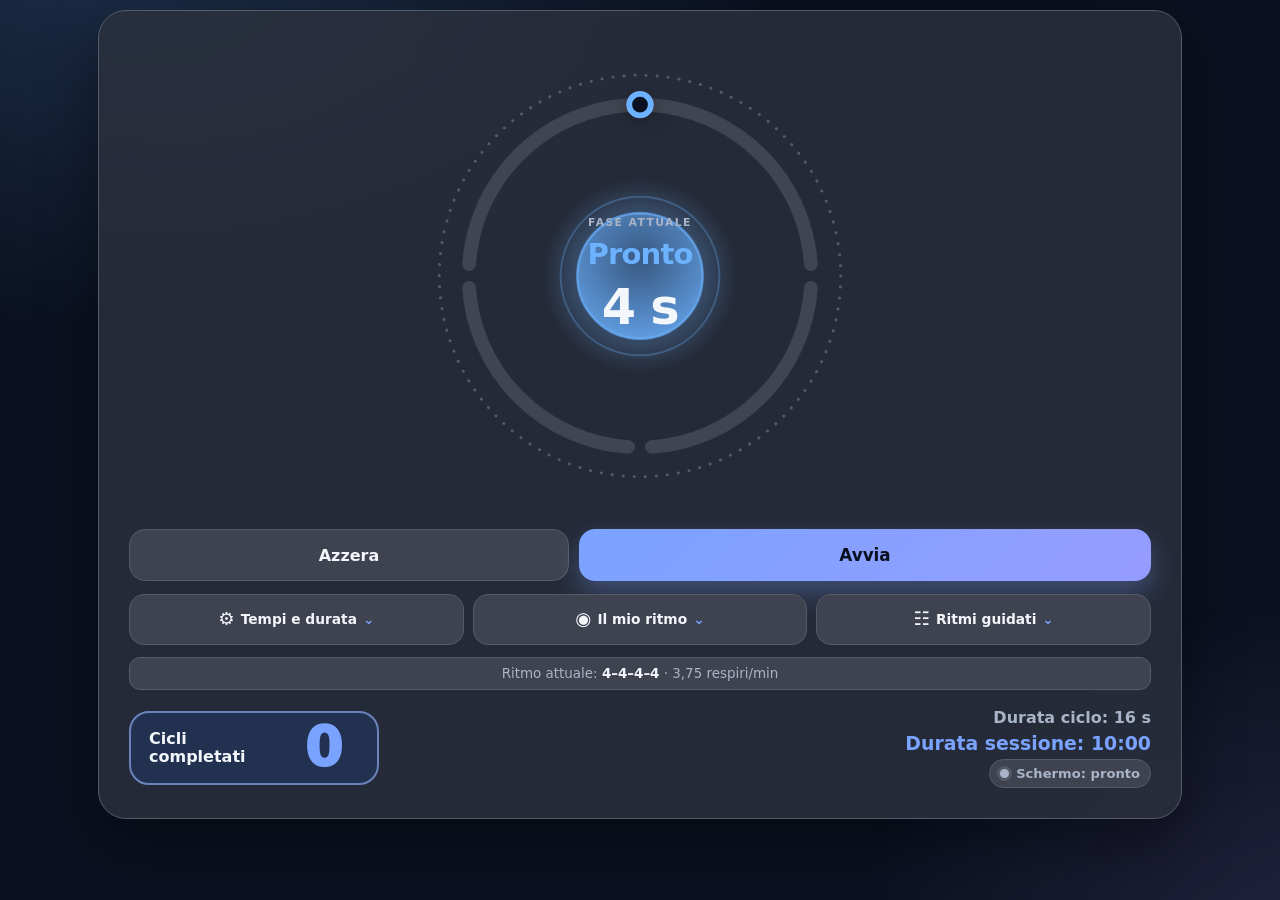
<file: index_prima_quarto_suono_morbido_2026-10-31.html>
<!DOCTYPE html>
<html lang="it" data-theme="dark">
<head>
  <meta charset="UTF-8" />
  <meta name="viewport" content="width=device-width, initial-scale=1, viewport-fit=cover" />
  <meta name="theme-color" content="#0b1120" />
  <title>Respirazione guidata</title>
  <link rel="manifest" href="./manifest.webmanifest" />
  <link rel="icon" type="image/svg+xml" href="./icon.svg" />
  <link rel="apple-touch-icon" sizes="192x192" href="./icon-192.png" />
  <meta name="apple-mobile-web-app-capable" content="yes" />
  <meta name="apple-mobile-web-app-title" content="Respirazione" />
  <meta name="apple-mobile-web-app-status-bar-style" content="black-translucent" />
  <style>
    @property --pc {
      syntax: '<color>';
      inherits: true;
      initial-value: #1e88e5;
    }

    :root {
      color-scheme: light;
      --bg: #f3f6fc;
      --text: #172033;
      --muted: #5f6b80;
      --accent: #246bfd;
      --accent-soft: color-mix(in srgb, var(--accent) 14%, var(--bg));
      --panel: color-mix(in srgb, var(--bg) 30%, #fff);
      --panel-2: color-mix(in srgb, var(--bg) 84%, #27406b);
      --border: color-mix(in srgb, var(--bg) 74%, #27406b);
      --ring-base: color-mix(in srgb, var(--bg) 80%, #27406b);
      --success: #168f67;
      --warning: #c57a09;
      --danger: #c63e45;
      --shadow: 0 22px 60px rgba(23, 32, 51, .13);
      --marker: #ffffff;
      --c-inhale: #1e88e5;
      --c-holdIn: #d98a00;
      --c-exhale: #17a673;
      --c-holdOut: #8b5cf6;
      --orb-hi: color-mix(in srgb, var(--pc) 30%, #fff);
      --pc: var(--c-inhale);
      transition: --pc .8s ease;
    }

    html[data-theme="dark"] {
      color-scheme: dark;
      --bg: #0b1120;
      --text: #f3f6fb;
      --muted: #a9b4c8;
      --accent: #7aa3ff;
      --accent-soft: color-mix(in srgb, var(--accent) 22%, var(--bg));
      --panel: color-mix(in srgb, var(--bg) 87%, #fff);
      --panel-2: color-mix(in srgb, var(--bg) 79%, #fff);
      --border: color-mix(in srgb, var(--bg) 69%, #fff);
      --ring-base: color-mix(in srgb, var(--bg) 78%, #fff);
      --success: #58d0a7;
      --warning: #f2b85b;
      --danger: #ff8389;
      --shadow: 0 22px 60px rgba(0, 0, 0, .4);
      --marker: #0b1120;
      --c-inhale: #6cb2ff;
      --c-holdIn: #ffc65c;
      --c-exhale: #4fdcae;
      --c-holdOut: #b794ff;
      --orb-hi: color-mix(in srgb, var(--pc) 45%, var(--bg));
    }

    * { box-sizing: border-box; }

    html { background: var(--bg); }

    body {
      margin: 0;
      min-height: 100vh;
      font-family: Inter, ui-sans-serif, system-ui, -apple-system, BlinkMacSystemFont, "Segoe UI", sans-serif;
      background: var(--bg);
      color: var(--text);
      transition: background-color .4s ease, color .4s ease;
    }

    body::before {
      content: "";
      position: fixed;
      inset: 0;
      z-index: 0;
      pointer-events: none;
      background:
        radial-gradient(60rem 38rem at 10% -10%, color-mix(in srgb, var(--pc) 20%, transparent), transparent 70%),
        radial-gradient(46rem 34rem at 105% 108%, color-mix(in srgb, var(--c-holdOut) 15%, transparent), transparent 70%);
    }

    button, input { font: inherit; }
    button { touch-action: manipulation; }

    .app {
      position: relative;
      z-index: 1;
      width: min(1120px, 100%);
      margin: 0 auto;
      padding: max(10px, env(safe-area-inset-top)) 18px max(28px, env(safe-area-inset-bottom));
    }

    .icon-row { display: flex; gap: 8px; }

    .icon-btn {
      width: 44px;
      height: 44px;
      border-radius: 14px;
      border: 1px solid var(--border);
      background: color-mix(in srgb, var(--panel) 85%, transparent);
      color: var(--text);
      cursor: pointer;
      display: grid;
      place-items: center;
      font-size: 1.1rem;
      transition: border-color .2s, transform .15s;
    }
    .icon-btn:hover { border-color: var(--accent); }
    .icon-btn:active { transform: scale(.94); }

    .layout {
      display: grid;
      grid-template-columns: minmax(0, 1.55fr) minmax(310px, .75fr);
      gap: 18px;
      align-items: start;
    }

    .card {
      background: color-mix(in srgb, var(--panel) 84%, transparent);
      border: 1px solid var(--border);
      border-radius: 28px;
      box-shadow: var(--shadow);
      backdrop-filter: blur(20px);
      -webkit-backdrop-filter: blur(20px);
    }

    .main-card { padding: clamp(18px, 3vw, 30px); }
    .settings-card { padding: 20px; position: sticky; top: 14px; max-height: calc(100vh - 28px); overflow-y: auto; }

    /* ---------- Stage: orb + anello progressivo ---------- */
    .stage {
      position: relative;
      width: min(100%, 470px);
      aspect-ratio: 1;
      margin: 0 auto;
      container-type: inline-size;
    }

    #breathRing { width: 100%; height: 100%; display: block; overflow: visible; }

    .dots {
      fill: none;
      stroke: var(--border);
      stroke-width: 3;
      stroke-linecap: round;
      stroke-dasharray: .1 11.2;
      transform-box: view-box;
      transform-origin: 240px 240px;
      animation: spin 120s linear infinite;
    }
    @keyframes spin { to { transform: rotate(360deg); } }

    .ring-base {
      fill: none;
      stroke: var(--ring-base);
      stroke-width: 14;
      stroke-linecap: round;
    }

    .ring-active {
      fill: none;
      stroke: var(--seg);
      stroke-width: 14;
      stroke-linecap: round;
      filter: drop-shadow(0 0 7px color-mix(in srgb, var(--seg) 75%, transparent));
    }

    .orb-stop-a { stop-color: var(--orb-hi); stop-opacity: .72; }
    .orb-stop-b { stop-color: var(--pc); stop-opacity: .9; }
    .aura-stop-a { stop-color: var(--pc); stop-opacity: .38; }
    .aura-stop-b { stop-color: var(--pc); stop-opacity: 0; }

    .orb-core { stroke: var(--pc); stroke-opacity: .7; stroke-width: 2.5; }
    .orb-echo { fill: none; stroke: var(--pc); stroke-opacity: .28; stroke-width: 2; }

    .marker {
      fill: var(--marker);
      stroke: var(--pc);
      stroke-width: 6;
      filter: drop-shadow(0 3px 9px rgba(0, 0, 0, .3));
    }

    .stage-center {
      position: absolute;
      inset: 0;
      display: flex;
      flex-direction: column;
      align-items: center;
      justify-content: center;
      text-align: center;
      padding: 0 24%;
      pointer-events: none;
    }

    .eyebrow {
      color: var(--muted);
      font-size: clamp(.58rem, 2.3cqw, .76rem);
      font-weight: 800;
      text-transform: uppercase;
      letter-spacing: .13em;
    }

    .phase-name {
      margin: .35em 0 0;
      font-size: clamp(1.1rem, 6.2cqw, 2rem);
      line-height: 1.04;
      letter-spacing: -.03em;
      text-wrap: balance;
    }

    .countdown {
      margin-top: .18em;
      font-variant-numeric: tabular-nums;
      font-size: clamp(1.4rem, 10.5cqw, 3.1rem);
      font-weight: 850;
      letter-spacing: -.03em;
      color: var(--text);
    }

    .phase-inhale  { color: var(--c-inhale); }
    .phase-holdIn  { color: var(--c-holdIn); }
    .phase-exhale  { color: var(--c-exhale); }
    .phase-holdOut { color: var(--c-holdOut); }

    .legend {
      display: flex;
      flex-wrap: wrap;
      justify-content: center;
      gap: 8px;
      margin-top: 14px;
    }

    .chip {
      display: inline-flex;
      align-items: center;
      gap: 7px;
      padding: 7px 12px;
      border: 1px solid var(--border);
      border-radius: 999px;
      background: var(--panel-2);
      color: var(--muted);
      font-size: .82rem;
      font-weight: 750;
      transition: .25s ease;
    }
    .chip i { width: 10px; height: 10px; border-radius: 50%; background: var(--chip); }
    .chip b { color: var(--text); font-variant-numeric: tabular-nums; }
    .chip.active {
      border-color: var(--chip);
      color: var(--text);
      box-shadow: 0 0 0 3px color-mix(in srgb, var(--chip) 24%, transparent);
    }

    /* ---------- Controlli ---------- */
    .controls {
      display: grid;
      grid-template-columns: auto minmax(150px, 1fr) auto;
      gap: 10px;
      align-items: center;
      margin-top: 18px;
    }

    .btn {
      border: 0;
      border-radius: 16px;
      min-height: 52px;
      padding: 0 20px;
      cursor: pointer;
      font-weight: 800;
      transition: transform .15s ease, box-shadow .2s ease;
    }
    .btn:active { transform: scale(.97); }

    .btn-primary {
      background: linear-gradient(135deg, var(--accent), color-mix(in srgb, var(--accent) 55%, var(--c-holdOut)));
      color: white;
      box-shadow: 0 12px 26px color-mix(in srgb, var(--accent) 30%, transparent);
      font-size: 1.05rem;
    }
    html[data-theme="dark"] .btn-primary { color: #081020; }

    .btn-secondary {
      background: var(--panel-2);
      color: var(--text);
      border: 1px solid var(--border);
    }

    .status-row {
      display: flex;
      justify-content: space-between;
      align-items: center;
      gap: 14px;
      flex-wrap: wrap;
      padding-top: 18px;
      color: var(--muted);
      font-size: .9rem;
    }

    .cycle-counter {
      display: flex;
      align-items: center;
      justify-content: space-between;
      gap: 18px;
      min-width: 250px;
      padding: 12px 18px;
      border: 2px solid color-mix(in srgb, var(--accent) 55%, var(--border));
      border-radius: 20px;
      background: var(--accent-soft);
      color: var(--text);
    }

    .cycle-counter-label { font-size: 1rem; line-height: 1.15; font-weight: 850; }

    .cycle-counter-number {
      min-width: 1.35em;
      color: var(--accent);
      font-size: clamp(2.3rem, 6vw, 3.4rem);
      line-height: .85;
      font-weight: 950;
      text-align: center;
      font-variant-numeric: tabular-nums;
      letter-spacing: -.04em;
    }

    .total-status { font-size: 1rem; font-weight: 750; }

    .session-status {
      display: flex;
      flex-direction: column;
      align-items: flex-end;
      gap: 5px;
      text-align: right;
    }

    .session-remaining {
      color: var(--accent);
      font-size: 1.18rem;
      font-weight: 900;
      font-variant-numeric: tabular-nums;
    }

    .wake-indicator {
      display: inline-flex;
      align-items: center;
      gap: 7px;
      padding: 6px 10px;
      border: 1px solid var(--border);
      border-radius: 999px;
      background: var(--panel-2);
      color: var(--muted);
      font-size: .82rem;
      font-weight: 800;
    }
    .wake-indicator::before {
      content: "";
      width: 9px; height: 9px;
      border-radius: 50%;
      background: var(--muted);
      box-shadow: 0 0 0 3px color-mix(in srgb, var(--muted) 18%, transparent);
    }
    .wake-indicator.active { color: var(--success); border-color: color-mix(in srgb, var(--success) 55%, var(--border)); }
    .wake-indicator.active::before { background: var(--success); box-shadow: 0 0 0 3px color-mix(in srgb, var(--success) 20%, transparent); }
    .wake-indicator.fallback { color: var(--warning); border-color: color-mix(in srgb, var(--warning) 55%, var(--border)); }
    .wake-indicator.fallback::before { background: var(--warning); box-shadow: 0 0 0 3px color-mix(in srgb, var(--warning) 20%, transparent); }
    .wake-indicator.failed { color: var(--danger); border-color: color-mix(in srgb, var(--danger) 55%, var(--border)); }
    .wake-indicator.failed::before { background: var(--danger); box-shadow: 0 0 0 3px color-mix(in srgb, var(--danger) 20%, transparent); }

    /* ---------- Impostazioni ---------- */
    .settings-head {
      display: flex;
      align-items: center;
      justify-content: space-between;
      gap: 12px;
      margin-bottom: 14px;
      flex-wrap: wrap;
    }
    .settings-head h2 { margin: 0; font-size: 1.12rem; }

    .phase-tabs {
      display: grid;
      grid-template-columns: repeat(2, minmax(0, 1fr));
      gap: 8px;
      margin-bottom: 16px;
    }

    .phase-tab {
      border: 1px solid var(--border);
      border-top: 4px solid var(--chip);
      background: var(--panel-2);
      color: var(--text);
      border-radius: 14px;
      padding: 10px 9px 12px;
      cursor: pointer;
      min-height: 58px;
      font-weight: 750;
      line-height: 1.15;
    }
    .phase-tab small {
      display: block;
      margin-top: 4px;
      color: var(--muted);
      font-variant-numeric: tabular-nums;
      font-weight: 700;
    }
    .phase-tab.active {
      border-color: var(--chip);
      border-top-color: var(--chip);
      background: color-mix(in srgb, var(--chip) 16%, var(--panel-2));
    }

    .time-editor {
      background: var(--panel-2);
      border: 1px solid var(--border);
      border-radius: 18px;
      padding: 16px;
    }

    .editor-title {
      display: flex;
      justify-content: space-between;
      gap: 10px;
      align-items: baseline;
      margin-bottom: 13px;
    }
    .editor-title strong { font-size: 1rem; }
    .editor-title span { color: var(--muted); font-size: .85rem; }

    .stepper {
      display: grid;
      grid-template-columns: 54px 1fr 54px;
      gap: 9px;
      align-items: center;
    }

    .stepper button {
      height: 54px;
      border-radius: 14px;
      border: 1px solid var(--border);
      background: var(--panel);
      color: var(--text);
      cursor: pointer;
      font-size: 1.5rem;
      font-weight: 600;
    }

    .stepper input {
      min-width: 0;
      height: 54px;
      border: 1px solid var(--border);
      border-radius: 14px;
      background: var(--panel);
      color: var(--text);
      text-align: center;
      font-size: 1.35rem;
      font-weight: 850;
      font-variant-numeric: tabular-nums;
      outline: none;
    }
    .stepper input:focus { border-color: var(--accent); box-shadow: 0 0 0 3px var(--accent-soft); }

    .range { width: 100%; margin-top: 14px; accent-color: var(--accent); }

    .quick-presets {
      display: grid;
      grid-template-columns: repeat(4, 1fr);
      gap: 7px;
      margin-top: 12px;
    }

    .quick-presets button {
      border: 1px solid var(--border);
      background: var(--panel);
      color: var(--text);
      border-radius: 11px;
      padding: 8px 4px;
      cursor: pointer;
      font-weight: 750;
      font-size: .84rem;
    }

    .session-box, .sound-box, .bg-box, .music-box {
      margin-top: 16px;
      border-top: 1px solid var(--border);
      padding-top: 16px;
    }

    .session-input-row {
      display: grid;
      grid-template-columns: minmax(0, 1fr) auto;
      align-items: center;
      gap: 10px;
      margin-top: 12px;
    }

    .session-input-row input {
      width: 100%;
      height: 48px;
      border: 1px solid var(--border);
      border-radius: 13px;
      background: var(--panel);
      color: var(--text);
      text-align: center;
      font-size: 1.18rem;
      font-weight: 850;
      font-variant-numeric: tabular-nums;
      outline: none;
    }
    .session-input-row input:focus { border-color: var(--accent); box-shadow: 0 0 0 3px var(--accent-soft); }
    .session-input-row span { color: var(--muted); font-weight: 800; }

    .session-presets {
      display: grid;
      grid-template-columns: repeat(4, 1fr);
      gap: 7px;
      margin-top: 9px;
    }

    .session-presets button, .test-sounds-btn {
      border: 1px solid var(--border);
      background: var(--panel);
      color: var(--text);
      border-radius: 11px;
      padding: 9px 5px;
      cursor: pointer;
      font-weight: 800;
    }

    .session-hint { margin: 9px 0 0; color: var(--muted); font-size: .78rem; line-height: 1.35; }

    .test-sounds-btn {
      width: 100%;
      margin-top: 12px;
      color: var(--accent);
      border-color: color-mix(in srgb, var(--accent) 45%, var(--border));
      background: var(--accent-soft);
    }

    .switch-line { display: flex; align-items: center; justify-content: space-between; gap: 14px; }
    .switch-copy strong { display: block; }
    .switch-copy span { color: var(--muted); font-size: .83rem; }

    .toggle {
      width: 54px;
      height: 30px;
      background: var(--border);
      border: 0;
      border-radius: 999px;
      padding: 3px;
      cursor: pointer;
      transition: .2s ease;
      flex: 0 0 auto;
    }
    .toggle::after {
      content: "";
      display: block;
      width: 24px; height: 24px;
      background: white;
      border-radius: 50%;
      box-shadow: 0 2px 7px rgba(0,0,0,.2);
      transition: transform .2s ease;
    }
    .toggle.on { background: var(--accent); }
    .toggle.on::after { transform: translateX(24px); }

    .volume-row { margin-top: 13px; }
    .volume-row label { display: flex; justify-content: space-between; color: var(--muted); font-size: .84rem; }
    .volume-row input { width: 100%; margin-top: 7px; accent-color: var(--accent); }

    /* ---------- Sfondo ---------- */
    .swatches {
      display: grid;
      grid-template-columns: repeat(5, 1fr);
      gap: 9px;
      margin-top: 12px;
    }

    .swatch {
      aspect-ratio: 1;
      border-radius: 50%;
      border: 2px solid var(--border);
      background: var(--sw);
      cursor: pointer;
      padding: 0;
      transition: transform .15s ease, border-color .2s;
    }
    .swatch:hover { transform: scale(1.08); }
    .swatch.active {
      border-color: var(--accent);
      box-shadow: 0 0 0 3px var(--accent-soft);
    }

    .bg-custom-row {
      display: grid;
      grid-template-columns: 1fr auto;
      gap: 9px;
      margin-top: 12px;
      align-items: center;
    }

    .color-pick {
      display: flex;
      align-items: center;
      gap: 10px;
      padding: 7px 10px;
      border: 1px solid var(--border);
      border-radius: 12px;
      background: var(--panel);
      font-size: .86rem;
      font-weight: 750;
      cursor: pointer;
    }
    .color-pick input {
      width: 34px; height: 34px;
      border: 0; padding: 0;
      border-radius: 9px;
      background: none;
      cursor: pointer;
    }

    .mini-btn {
      border: 1px solid var(--border);
      background: var(--panel);
      color: var(--text);
      border-radius: 12px;
      padding: 12px 12px;
      cursor: pointer;
      font-weight: 800;
      font-size: .84rem;
    }

    .apply-note { margin: 14px 0 0; color: var(--muted); font-size: .82rem; line-height: 1.4; }


    /* ---------- Registrazione del ritmo ideale ---------- */
    .record-card { margin-top: 18px; padding: clamp(18px, 3vw, 28px); }
    .record-head { display: flex; align-items: center; justify-content: space-between; gap: 18px; flex-wrap: wrap; }
    .record-head h2 { margin: 0 0 6px; font-size: 1.3rem; letter-spacing: -.02em; }
    .record-head p { margin: 0; color: var(--muted); max-width: 62ch; line-height: 1.45; }
    .record-steps {
      list-style: none; counter-reset: rs; margin: 18px 0 0; padding: 0;
      display: grid; grid-template-columns: repeat(auto-fit, minmax(180px, 1fr)); gap: 10px;
    }
    .record-steps li {
      counter-increment: rs; position: relative;
      padding: 12px 14px 12px 50px; border: 1px solid var(--border); border-radius: 16px;
      background: var(--panel-2); font-size: .9rem; line-height: 1.35; color: var(--muted);
    }
    .record-steps li::before {
      content: counter(rs); position: absolute; left: 12px; top: 50%; transform: translateY(-50%);
      width: 28px; height: 28px; border-radius: 50%; display: grid; place-items: center;
      font-weight: 900; color: #fff; background: var(--chip);
    }
    html[data-theme="dark"] .record-steps li::before { color: #081020; }
    .record-steps li b { color: var(--text); }
    .record-result { margin-top: 18px; padding-top: 18px; border-top: 1px solid var(--border); }
    .record-result h3 { margin: 0 0 12px; font-size: 1.05rem; }
    .record-values { display: grid; grid-template-columns: repeat(auto-fit, minmax(130px, 1fr)); gap: 10px; }
    .rv {
      border: 1px solid var(--border); border-top: 4px solid var(--chip); border-radius: 16px;
      padding: 12px; background: var(--panel-2); text-align: center;
    }
    .rv small { display: block; color: var(--muted); font-weight: 750; }
    .rv strong { display: block; margin-top: 4px; font-size: 1.7rem; font-variant-numeric: tabular-nums; letter-spacing: -.03em; }
    .rv em { display: block; font-style: normal; color: var(--muted); font-size: .76rem; margin-top: 2px; }
    .record-actions { display: flex; gap: 10px; flex-wrap: wrap; margin-top: 14px; }
    .record-actions .btn { min-height: 48px; }
    .record-note { margin: 12px 0 0; color: var(--muted); font-size: .82rem; line-height: 1.4; }

    .rec-overlay {
      position: fixed; inset: 0; z-index: 60;
      display: flex; flex-direction: column; align-items: center; justify-content: center;
      background: color-mix(in srgb, var(--bg) 93%, transparent);
      -webkit-backdrop-filter: blur(16px); backdrop-filter: blur(16px);
      touch-action: none; user-select: none; -webkit-user-select: none; cursor: pointer;
      -webkit-tap-highlight-color: transparent;
      --pc: var(--c-inhale);
    }
    .rec-close { position: absolute; top: max(16px, env(safe-area-inset-top)); right: 16px; z-index: 2; cursor: pointer; }
    .rec-dots { position: absolute; top: max(26px, calc(env(safe-area-inset-top) + 10px)); left: 50%; transform: translateX(-50%); display: flex; gap: 8px; }
    .rec-dots span { width: 44px; height: 8px; border-radius: 99px; background: var(--ring-base); transition: background .3s; }
    .rec-dots span.done { background: var(--c-dot); }
    .rec-dots span.active { background: var(--c-dot); animation: recPulse 1.1s ease-in-out infinite; }
    @keyframes recPulse { 50% { opacity: .35; } }
    .rec-orb {
      position: absolute; width: min(70vw, 60vh, 420px); aspect-ratio: 1; border-radius: 50%;
      background: radial-gradient(circle at 35% 30%, color-mix(in srgb, var(--pc) 32%, #fff), var(--pc) 72%);
      opacity: .32; transform: scale(.55);
      box-shadow: 0 0 80px color-mix(in srgb, var(--pc) 55%, transparent);
      transition: transform 5s cubic-bezier(.45, 0, .55, 1), background .6s;
      pointer-events: none;
    }
    .rec-orb.grow { transform: scale(1); }
    .rec-orb.shrink { transform: scale(.55); }
    .rec-text { position: relative; text-align: center; padding: 0 24px; pointer-events: none; }
    .rec-phase { margin: 8px 0 0; font-size: clamp(2rem, 9vw, 3.6rem); letter-spacing: -.04em; line-height: 1.05; color: var(--pc); }
    .rec-timer { margin-top: 10px; font-size: clamp(2.6rem, 14vw, 5.4rem); font-weight: 900; font-variant-numeric: tabular-nums; letter-spacing: -.04em; }
    .rec-hint { margin: 14px auto 0; max-width: 28ch; color: var(--muted); font-size: 1.05rem; line-height: 1.4; }

    .rec-skip { position: absolute; bottom: max(30px, calc(env(safe-area-inset-bottom) + 16px)); z-index: 2; cursor: pointer; padding: 0 24px; }
    .rec-skip.hidden { display: none !important; }

    .hidden { display: none !important; }

    .toast {
      position: fixed;
      left: 50%;
      bottom: 20px;
      transform: translate(-50%, 20px);
      background: var(--text);
      color: var(--bg);
      padding: 11px 15px;
      border-radius: 12px;
      font-weight: 700;
      opacity: 0;
      pointer-events: none;
      transition: .25s ease;
      z-index: 20;
      max-width: calc(100vw - 36px);
      text-align: center;
    }
    .toast.show { opacity: 1; transform: translate(-50%, 0); }

    @media (max-width: 820px) {
      .layout { grid-template-columns: 1fr; }
      .settings-card { position: static; max-height: none; overflow: visible; }
    }

    @media (max-width: 520px) {
      .app { padding-left: 12px; padding-right: 12px; }
      .main-card, .settings-card { border-radius: 22px; }
      .main-card { padding: 15px; }
      .controls { grid-template-columns: 1fr 1fr; }
      .controls .btn-primary { grid-column: 1 / -1; grid-row: 1; }
      .status-row { display: grid; grid-template-columns: 1fr; font-size: .82rem; }
      .cycle-counter { width: 100%; min-width: 0; }
      .session-status { align-items: center; text-align: center; }
      .total-status { text-align: center; }
    }


    /* Pannelli richiudibili, disposti sotto al cronometro */
    .layout:not(.settings-open) { grid-template-columns: minmax(0, 1fr); }
    .layout:not(.settings-open) .main-card { max-width: 100%; }
    .controls { grid-template-columns: 1fr 1.3fr; }
    .panel-launchers {
      display: grid; grid-template-columns: repeat(3, minmax(0, 1fr));
      gap: 9px; margin-top: 13px;
    }
    .panel-launcher {
      display: flex; align-items: center; justify-content: center;
      flex-wrap: wrap; gap: 6px; min-width: 0; min-height: 51px;
      background: var(--panel-2); border: 1px solid var(--border);
      border-radius: 15px; color: var(--text); cursor: pointer;
      padding: 10px 7px; font-size: .86rem; font-weight: 780;
      line-height: 1.2; text-align: center; transition: background .2s, border-color .2s;
    }
    .panel-launcher:hover, .panel-launcher[aria-expanded="true"] {
      background: var(--accent-soft); border-color: var(--accent);
    }
    .panel-launcher .launch-icon { font-size: 1.15rem; }
    .panel-launcher:focus-visible, .preset-option:focus-visible { outline: 3px solid var(--accent); outline-offset: 3px; }
    .panel-launcher[aria-expanded="true"] .launch-arrow { transform: rotate(180deg); }
    .launch-arrow { display: inline-block; transition: transform .2s; color: var(--accent); }
    .active-rhythm {
      margin: 12px 0 0; padding: 8px 11px; text-align: center;
      background: var(--panel-2); border: 1px solid var(--border);
      border-radius: 11px; color: var(--muted); font-size: .84rem;
    }
    .active-rhythm strong { color: var(--text); }
    .settings-card { align-self: start; }
    .panel-header { display: flex; align-items: flex-start; justify-content: space-between; gap: 12px; }
    .record-head-actions { display: flex; gap: 9px; align-items: center; flex-wrap: wrap; }
    .presets-card { padding: clamp(18px, 3vw, 28px); margin-top: 18px; }
    .presets-card h2 { font-size: 1.3rem; margin: 0 0 6px; letter-spacing: -.02em; }
    .presets-card .panel-subtitle { color: var(--muted); margin: 0; line-height: 1.5; }
    .preset-group { margin-top: 24px; }
    .preset-group h3 { font-size: 1.05rem; margin: 0 0 4px; }
    .preset-group .group-note { color: var(--muted); margin: 0 0 11px; font-size: .84rem; }
    .preset-list { display: grid; grid-template-columns: repeat(2, minmax(0, 1fr)); gap: 10px; }
    .preset-option {
      display: flex; flex-direction: column; gap: 6px; width: 100%; min-width: 0;
      padding: 14px; border: 1px solid var(--border); border-radius: 17px;
      color: var(--text); background: var(--panel-2); cursor: pointer;
      text-align: left; font: inherit; transition: background .2s, border-color .2s, transform .12s;
    }
    .preset-option:hover { border-color: var(--accent); }
    .preset-option:active { transform: scale(.99); }
    .preset-option.selected { border: 2px solid var(--accent); padding: 13px; background: var(--accent-soft); }
    .preset-option-top { display: flex; align-items: center; justify-content: space-between; gap: 8px; flex-wrap: wrap; }
    .preset-time { font-size: 1.09rem; font-weight: 900; font-variant-numeric: tabular-nums; letter-spacing: .01em; }
    .preset-rpm { color: var(--accent); font-size: .81rem; font-weight: 800; }
    .preset-desc { color: var(--muted); font-size: .87rem; line-height: 1.4; }
    .preset-option.selected .preset-desc { color: var(--text); }
    .preset-choice { font-size: .77rem; color: var(--success); font-weight: 800; min-height: 1em; }
    .preset-caution { margin: 19px 0 0; font-size: .84rem; line-height: 1.5; color: var(--muted); }
    .favorite-group {
      border: 1px solid color-mix(in srgb, var(--accent) 48%, var(--border));
      border-radius: 18px; background: var(--accent-soft);
      padding: 16px; margin-top: 18px;
    }
    .favorite-group h3 { font-size: 1.15rem; }
    .favorite-group .preset-option { background: var(--panel); }
    .favorite-actions { margin-top: 12px; display: flex; gap: 8px; flex-wrap: wrap; }
    .favorite-actions .mini-btn { flex: 1 1 190px; }

    @media (max-width: 820px) { .layout.settings-open { grid-template-columns: 1fr; } }
    @media (max-width: 640px) { .preset-list { grid-template-columns: 1fr; } }
    @media (max-width: 520px) {
      .controls { grid-template-columns: 1fr 1.3fr; }
      .controls .btn-primary { grid-column: auto; grid-row: auto; }
      .panel-launchers { gap: 6px; }
      .panel-launcher { padding: 9px 5px; font-size: .75rem; }
      .panel-launcher .launch-icon { font-size: 1rem; }
      .panel-launcher .launch-arrow { display: none; }
    }
    [hidden] { display: none !important; }

    .awake-video {
      position: fixed;
      right: 1px;
      bottom: 1px;
      width: 16px;
      height: 16px;
      opacity: .018;
      pointer-events: none;
      z-index: 0;
    }

    @media (prefers-reduced-motion: reduce) {
      *, *::before, *::after { scroll-behavior: auto !important; transition-duration: .01ms !important; animation: none !important; }
    }
  </style>
</head>
<body>
  <main class="app" aria-label="Respirazione guidata">
    <section class="layout" id="mainLayout">
      <div class="card main-card">
        <div class="stage" role="img" aria-label="Cerchio animato della respirazione">
          <svg id="breathRing" viewBox="0 0 480 480">
            <defs>
              <radialGradient id="orbGrad" cx="50%" cy="36%" r="72%">
                <stop class="orb-stop-a" offset="0%"></stop>
                <stop class="orb-stop-b" offset="100%"></stop>
              </radialGradient>
              <radialGradient id="auraGrad" cx="50%" cy="50%" r="50%">
                <stop class="aura-stop-a" offset="45%"></stop>
                <stop class="aura-stop-b" offset="100%"></stop>
              </radialGradient>
            </defs>
            <circle class="dots" cx="240" cy="240" r="205"></circle>
            <circle id="orbAura" cx="240" cy="240" r="100" fill="url(#auraGrad)"></circle>
            <g id="ringBase"></g>
            <g id="ringActive"></g>
            <circle id="orbEcho" class="orb-echo" cx="240" cy="240" r="80"></circle>
            <circle id="orbCore" class="orb-core" cx="240" cy="240" r="64" fill="url(#orbGrad)"></circle>
            <circle id="marker" class="marker" cx="240" cy="65" r="11"></circle>
          </svg>
          <div class="stage-center">
            <div class="eyebrow">Fase attuale</div>
            <h2 class="phase-name phase-inhale" id="phaseName" aria-live="polite">Pronto</h2>
            <div class="countdown" id="countdown">4,0 s</div>
          </div>
        </div>

        <div class="legend" id="phaseLegend" aria-label="Fasi del ciclo" hidden></div>

        <div class="controls">
          <button class="btn btn-secondary" id="resetBtn" type="button">Azzera</button>
          <button class="btn btn-primary" id="startBtn" type="button">Avvia</button>
        </div>
        <div class="panel-launchers" role="group" aria-label="Apri o chiudi i pannelli dell'esercizio">
          <button class="panel-launcher" id="settingsBtn" type="button" aria-controls="settingsPanel" aria-expanded="false"><span class="launch-icon" aria-hidden="true">⚙</span> Tempi e durata <span class="launch-arrow" aria-hidden="true">⌄</span></button>
          <button class="panel-launcher" id="recordPanelBtn" type="button" aria-controls="recordCard" aria-expanded="false"><span class="launch-icon" aria-hidden="true">◉</span> Il mio ritmo <span class="launch-arrow" aria-hidden="true">⌄</span></button>
          <button class="panel-launcher" id="presetsPanelBtn" type="button" aria-controls="presetsPanel" aria-expanded="false"><span class="launch-icon" aria-hidden="true">☷</span> Ritmi guidati <span class="launch-arrow" aria-hidden="true">⌄</span></button>
        </div>
        <p class="active-rhythm" id="activeRhythm" aria-live="polite">Ritmo attuale: <strong>4–4–4–4</strong></p>

        <div class="status-row">
          <div class="cycle-counter" aria-live="polite" aria-label="Numero di cicli completati">
            <span class="cycle-counter-label">Cicli<br>completati</span>
            <strong class="cycle-counter-number" id="cycleLabel">0</strong>
          </div>
          <div class="session-status">
            <span class="total-status" id="totalLabel">Durata ciclo: 16 s</span>
            <span class="session-remaining" id="sessionRemainingLabel">Tempo restante: 10:00</span>
            <span class="wake-indicator" id="wakeStatus">Schermo: pronto</span>
          </div>
        </div>
      </div>

      <aside class="card settings-card hidden" id="settingsPanel" aria-label="Tempi e durata">
        <div class="settings-head">
          <h2>Definizione dei tempi</h2>
          <div class="icon-row">
            <button class="icon-btn" id="installAppBtn" type="button" hidden aria-label="Installa applicazione" title="Installa applicazione">⬇</button>
            <button class="icon-btn" id="themeBtn" type="button" aria-label="Cambia tema" title="Tema chiaro o scuro">◐</button>
            <button class="icon-btn" id="closeSettingsBtn" type="button" aria-label="Nascondi impostazioni" title="Nascondi">×</button>
          </div>
        </div>

        <div class="phase-tabs" id="phaseTabs" aria-label="Scegli la fase da modificare"></div>

        <div class="time-editor">
          <div class="editor-title">
            <strong id="editorPhaseName">Inspirazione con il naso</strong>
            <span>da 0 a 30 s · con 0 la fase viene saltata</span>
          </div>
          <div class="stepper">
            <button id="minusBtn" type="button" aria-label="Diminuisci il tempo">−</button>
            <input id="timeInput" type="number" min="0" max="30" step="0.5" inputmode="decimal" aria-label="Durata in secondi" />
            <button id="plusBtn" type="button" aria-label="Aumenta il tempo">+</button>
          </div>
          <input class="range" id="timeRange" type="range" min="0" max="30" step="0.5" aria-label="Durata della fase" />
          <div class="quick-presets">
            <button type="button" data-value="0">0 s</button>
            <button type="button" data-value="2">2 s</button>
            <button type="button" data-value="4">4 s</button>
            <button type="button" data-value="6">6 s</button>
          </div>
        </div>

        <div class="bg-box">
          <div class="switch-copy">
            <strong>Colore di sfondo</strong>
            <span>Scegli un'atmosfera o un colore tuo: testi e pannelli si adattano da soli</span>
          </div>
          <div class="swatches" id="bgSwatches" role="group" aria-label="Colori di sfondo predefiniti"></div>
          <div class="bg-custom-row">
            <label class="color-pick">
              <input type="color" id="bgCustom" value="#0b1120" aria-label="Colore di sfondo personalizzato" />
              <span>Colore personalizzato</span>
            </label>
            <button class="mini-btn" id="bgResetBtn" type="button">Predefinito</button>
          </div>
        </div>

        <div class="session-box">
          <div class="switch-copy">
            <strong>Durata della sessione</strong>
            <span>Al termine l'esercizio si arresta e il blocco dello schermo viene rilasciato</span>
          </div>
          <div class="session-input-row">
            <input id="sessionMinutesInput" type="number" min="0" max="180" step="1" inputmode="numeric" value="10" aria-label="Durata della sessione in minuti; zero significa senza limite" />
            <span>minuti</span>
          </div>
          <div class="session-presets" aria-label="Durate rapide della sessione">
            <button type="button" data-session-minutes="5">5 min</button>
            <button type="button" data-session-minutes="10">10 min</button>
            <button type="button" data-session-minutes="15">15 min</button>
            <button type="button" data-session-minutes="0">Senza limite</button>
          </div>
          <p class="session-hint" id="sessionHint">Imposta 0 per lasciare la sessione senza limite.</p>
          <p class="session-hint" id="wakeHint">Il programma prova sia il blocco ufficiale sia una riproduzione video continua. Un file aperto dalla cartella Download non può però imporre a MagicOS di ignorare sempre il time-out.</p>
        </div>

        <div class="music-box">
          <div class="switch-line">
            <div class="switch-copy">
              <strong>Musica di sottofondo</strong>
              <span>La musica accompagna l’esercizio, riparte automaticamente se termina e si arresta con la sessione.</span>
            </div>
            <button class="toggle" id="musicToggle" type="button" role="switch" aria-checked="false" aria-label="Attiva musica di sottofondo"></button>
          </div>
          <div class="volume-row">
            <label for="musicVolumeRange"><span>Volume musica</span><span id="musicVolumeValue">45%</span></label>
            <input id="musicVolumeRange" type="range" min="0" max="100" value="45" aria-label="Volume della musica" />
          </div>
          <p class="session-hint" id="musicStatus">Musica disattivata per impostazione predefinita.</p>
        </div>

        <div class="sound-box">
          <div class="switch-line">
            <div class="switch-copy">
              <strong>Segnali sonori</strong>
              <span>Campane morbide a inizio fase: note che salgono per inspirare, scendono per espirare; acute per il trattenimento a polmoni pieni, gravi a polmoni vuoti</span>
            </div>
            <button class="toggle" id="soundToggle" type="button" role="switch" aria-checked="false" aria-label="Attiva segnali sonori"></button>
          </div>
          <div class="volume-row">
            <label for="volumeRange"><span>Volume</span><span id="volumeValue">85%</span></label>
            <input id="volumeRange" type="range" min="0" max="100" value="85" />
          </div>
          <button class="test-sounds-btn" id="testSoundsBtn" type="button">Attiva e prova tutti i segnali</button>
          <p class="session-hint" id="audioStatus">Audio non ancora attivato. Premi il pulsante di prova una volta.</p>
        </div>

        <p class="apply-note">Le modifiche vengono salvate automaticamente. Se il ciclo è in corso, i nuovi tempi saranno applicati dal ciclo successivo. Il cursore regola il volume relativo del programma; il livello massimo reale dipende comunque dal volume multimediale impostato con i tasti del telefono.</p>
      </aside>
    </section>

    <section class="card record-card hidden" id="recordCard" aria-labelledby="recTitle">
      <div class="record-head">
        <div>
          <h2 id="recTitle">Trova il tuo ritmo ideale</h2>
          <p>Respira come ti viene naturale e tocca lo schermo a ogni cambio di fase: il programma misura da solo i quattro tempi.</p>
        </div>
        <div class="record-head-actions">
          <button class="btn btn-primary" id="recStartBtn" type="button">Registra il mio ritmo</button>
          <button class="icon-btn" id="closeRecordBtn" type="button" title="Chiudi il pannello" aria-label="Chiudi Trova il tuo ritmo ideale">×</button>
        </div>
      </div>
      <ol class="record-steps">
        <li style="--chip: var(--c-inhale)"><b>Tocca</b> e inizia a inspirare</li>
        <li style="--chip: var(--c-holdIn)"><b>Tocca</b> quando hai finito e trattieni</li>
        <li style="--chip: var(--c-exhale)"><b>Tocca</b> quando hai finito ed espira</li>
        <li style="--chip: var(--c-holdOut)"><b>Tocca</b> quando hai finito e trattieni a vuoto</li>
        <li style="--chip: var(--c-inhale)"><b>Tocca</b> un'ultima volta alla fine della pausa</li>
      </ol>
      <p class="record-note">Se una fase non fa parte del tuo ritmo (per esempio non trattieni il respiro), premi «Salta» nella schermata di registrazione: quella fase varrà 0 secondi e verrà saltata durante l'esercizio.</p>
      <div class="record-result hidden" id="recResult">
        <h3>Il tuo ritmo</h3>
        <div class="record-values" id="recValues"></div>
        <div class="record-actions">
          <button class="btn btn-primary" id="recApplyBtn" type="button">Usa e salva come preferito</button>
          <button class="btn btn-secondary" id="recRetryBtn" type="button">Registra di nuovo</button>
        </div>
        <p class="record-note">I tempi vengono arrotondati al mezzo secondo e applicati alla modalità a 4 tempi. Il ritmo viene anche memorizzato come «Il mio preferito» nei Ritmi guidati, per le prossime sessioni. Puoi sostituirlo con una nuova registrazione o con i tempi impostati a mano.</p>
      </div>
    </section>

    <section class="card presets-card hidden" id="presetsPanel" aria-labelledby="presetsTitle">
      <div class="panel-header">
        <div>
          <h2 id="presetsTitle">Scegli un ritmo respiratorio</h2>
          <p class="panel-subtitle">Tocca uno schema per applicarne immediatamente i tempi all'esercizio. I numeri indicano i secondi di inspirazione, eventuale pausa a polmoni pieni, espirazione e pausa finale.</p>
        </div>
        <button class="icon-btn" id="closePresetsBtn" type="button" aria-label="Chiudi ritmi guidati" title="Chiudi">×</button>
      </div>
      <section class="preset-group favorite-group" id="favoriteSection" aria-labelledby="favoriteTitle">
        <h3 id="favoriteTitle">★ Il mio preferito</h3>
        <p class="group-note" id="favoriteHint">Non hai ancora salvato un ritmo personale. Registralo in «Il mio ritmo», oppure usa il pulsante qui sotto per memorizzare i tempi attuali.</p>
        <div class="preset-list">
          <button type="button" id="favoriteOption" class="preset-option" aria-pressed="false" hidden>
            <span class="preset-option-top"><span class="preset-time" id="favoritePattern"></span><span class="preset-rpm" id="favoriteRate"></span></span>
            <span class="preset-desc">Il tuo ritmo personale memorizzato su questo dispositivo</span>
            <span class="preset-choice" aria-hidden="true"></span>
          </button>
        </div>
        <div class="favorite-actions">
          <button class="mini-btn" type="button" id="saveFavoriteCurrentBtn">★ Salva il ritmo attuale come preferito</button>
          <button class="mini-btn" type="button" id="deleteFavoriteBtn" hidden>Elimina preferito</button>
        </div>
      </section>
      <div id="presetGroups" aria-label="Schemi respiratori disponibili"></div>
      <p class="preset-caution">Il preferito viene memorizzato soltanto su questo browser e dispositivo. La prova con il file HTML scaricato e la futura versione online possono avere memorie separate. Non usare la navigazione in incognito se vuoi conservarlo.</p>
      <p class="preset-caution">Indicazioni orientative di benessere, non prescrizioni mediche. Non forzare il ritmo e interrompi in caso di affanno, capogiri o disagio; i ritmi con pause prolungate non sono adatti a tutti.</p>
    </section>
  </main>

  <audio id="backgroundMusic" preload="none" loop playsinline hidden></audio>
  <script src="./music/part-01.js"></script>
  <script src="./music/part-02.js"></script>
  <script src="./music/part-03.js"></script>
  <script src="./music/part-04.js"></script>
  <script src="./music/part-05.js"></script>
  <script src="./music/part-06.js"></script>
  <script src="./music/part-07.js"></script>
  <script src="./music/part-08.js"></script>
  <script src="./music/part-09.js"></script>
  <script src="./music/part-10.js"></script>
  <script src="./music/part-11.js"></script>
  <script src="./music/part-12.js"></script>
  <script src="./music/part-13.js"></script>
  <script src="./music/part-14.js"></script>
  <script src="./music/part-15.js"></script>
  <script src="./music/part-16.js"></script>
  <script src="./music/part-17.js"></script>
  <script>
    // La stessa traccia originale è distribuita in piccole risorse
    // per la pubblicazione su GitHub Pages e la cache PWA offline.
    (() => {
      const chunks = window.__respMusicChunks;
      if (!Array.isArray(chunks) || chunks.length !== 17 || chunks.some(part => typeof part !== 'string')) {
        console.error('Una o più parti della musica non sono state caricate.');
        return;
      }
      document.getElementById('backgroundMusic').src = 'data:audio/mpeg;base64,' + chunks.join('');
      delete window.__respMusicChunks;
    })();
  </script>

  <video id="awakeVideo" class="awake-video" muted loop playsinline preload="auto" aria-hidden="true">
    <source src="[data-uri]" type="video/mp4">
  </video>


  <div class="rec-overlay hidden" id="recOverlay" role="dialog" aria-modal="true" aria-label="Registrazione del ritmo">
    <button class="icon-btn rec-close" id="recCancel" type="button" aria-label="Annulla registrazione">×</button>
    <div class="rec-dots" id="recDots"><span></span><span></span><span></span><span></span></div>
    <div class="rec-orb" id="recOrb"></div>
    <div class="rec-text">
      <div class="eyebrow" id="recEyebrow">Registrazione</div>
      <h2 class="rec-phase" id="recPhase">Pronto?</h2>
      <div class="rec-timer" id="recTimer">&nbsp;</div>
      <p class="rec-hint" id="recHint">Tocca lo schermo in un punto qualsiasi quando inizi a inspirare.</p>
    </div>
    <button class="btn btn-secondary rec-skip hidden" id="recSkip" type="button">Questa fase non c'è: salta (0 s)</button>
  </div>

  <div class="toast" id="toast" role="status"></div>

  <script>
    (() => {
      'use strict';

      const SVGNS = 'http://www.w3.org/2000/svg';
      const CX = 240, CY = 240, RING_R = 175;
      const ORB_MIN = 64, ORB_MAX = 142;
      const SAMPLE_RATE = 44100;
      const DEFAULT_BG = { light: '#f3f6fc', dark: '#0b1120' };

      const PHASES = {
        inhale:  { label: 'Inspirazione con il naso', short: 'Inspirazione con il naso', className: 'phase-inhale', default: 4 },
        holdIn:  { label: 'Trattenimento', short: 'Trattieni', className: 'phase-holdIn', default: 4 },
        exhale:  { label: 'Espirazione con la bocca', short: 'Espirazione con la bocca', className: 'phase-exhale', default: 4 },
        holdOut: { label: 'Pausa finale', short: 'Trattieni', className: 'phase-holdOut', default: 4 }
      };

      // Una sola modalità: quattro fasi configurabili. Imposta le pause a 0 per due tempi.
      const MODE_PHASES = {
        4: ['inhale', 'holdIn', 'exhale', 'holdOut']
      };

      const BG_PRESETS = [
        { name: 'Notte', color: '#0b1120' },
        { name: 'Oceano', color: '#0b2b3b' },
        { name: 'Foresta', color: '#0f2a21' },
        { name: 'Viola', color: '#1c1436' },
        { name: 'Bordeaux', color: '#34172a' },
        { name: 'Alba', color: '#fdeee4' },
        { name: 'Menta', color: '#e2f4ec' },
        { name: 'Cielo', color: '#e4effd' },
        { name: 'Lavanda', color: '#eee8fb' },
        { name: 'Sabbia', color: '#f4eee1' }
      ];

      // Suoni: campane morbide. Salgono per inspirare, scendono per espirare;
      // i trattenimenti sono un doppio tocco (acuto a polmoni pieni, grave a polmoni vuoti).
      const SOUND_DEFS = {
        inhale:  { len: 2.2, notes: [{ t: 0, f: 523.25, a: 1 }, { t: .17, f: 659.25, a: .9 }, { t: .34, f: 783.99, a: .95 }] },
        holdIn:  { len: 1.9, notes: [{ t: 0, f: 783.99, a: 1 }, { t: .38, f: 783.99, a: .55 }] },
        exhale:  { len: 2.4, notes: [{ t: 0, f: 783.99, a: 1 }, { t: .17, f: 659.25, a: .9 }, { t: .34, f: 523.25, a: .95 }] },
        holdOut: { len: 2.1, notes: [{ t: 0, f: 293.66, a: 1 }, { t: .42, f: 293.66, a: .55 }] },
        completion: { len: 3.4, notes: [{ t: 0, f: 523.25, a: .9 }, { t: .24, f: 659.25, a: .9 }, { t: .48, f: 783.99, a: .9 }, { t: .72, f: 1046.5, a: 1 }] }
      };
      const BELL_PARTIALS = [
        { r: 1,     a: 1,   d: 2.1 },
        { r: 1.004, a: .55, d: 2.4 },
        { r: 2,     a: .42, d: 3.3 },
        { r: 3,     a: .16, d: 4.8 },
        { r: 4.2,   a: .07, d: 6.5 }
      ];

      const state = {
        mode: 4,
        durations: { inhale: 4, holdIn: 4, exhale: 4, holdOut: 4 },
        selectedPhase: 'inhale',
        running: false,
        paused: false,
        phaseIndex: 0,
        phaseStartedAt: 0,
        phaseElapsedBeforePause: 0,
        cycles: 0,
        sound: true,
        volume: 0.85,
        music: false,
        musicVolume: 0.45,
        sessionMinutes: 10,
        sessionStartedAt: 0,
        sessionElapsedBeforePause: 0,
        sessionEndTimer: null,
        sessionCompleted: false,
        animationId: null,
        audioContext: null,
        audioMaster: null,
        audioCompressor: null,
        audioElements: {},
        audioUrls: [],
        audioReady: false,
        audioLastError: '',
        wakeLock: null,
        wakeFallbackActive: false,
        wakeWatchdogId: null,
        wakeRequestPending: false,
        wakeFailureReason: '',
        activeSnapshot: null,
        baseTheme: 'dark',
        bgColor: null,
        favorite: null
      };

      const el = {
        phaseName: document.getElementById('phaseName'),
        countdown: document.getElementById('countdown'),
        ringBase: document.getElementById('ringBase'),
        ringActive: document.getElementById('ringActive'),
        marker: document.getElementById('marker'),
        orbCore: document.getElementById('orbCore'),
        orbAura: document.getElementById('orbAura'),
        orbEcho: document.getElementById('orbEcho'),
        phaseLegend: document.getElementById('phaseLegend'),
        startBtn: document.getElementById('startBtn'),
        resetBtn: document.getElementById('resetBtn'),
        settingsBtn: document.getElementById('settingsBtn'),
        settingsPanel: document.getElementById('settingsPanel'),
        closeSettingsBtn: document.getElementById('closeSettingsBtn'),
        phaseTabs: document.getElementById('phaseTabs'),
        editorPhaseName: document.getElementById('editorPhaseName'),
        minusBtn: document.getElementById('minusBtn'),
        plusBtn: document.getElementById('plusBtn'),
        timeInput: document.getElementById('timeInput'),
        timeRange: document.getElementById('timeRange'),
        musicToggle: document.getElementById('musicToggle'),
        musicVolumeRange: document.getElementById('musicVolumeRange'),
        musicVolumeValue: document.getElementById('musicVolumeValue'),
        musicStatus: document.getElementById('musicStatus'),
        backgroundMusic: document.getElementById('backgroundMusic'),
        soundToggle: document.getElementById('soundToggle'),
        volumeRange: document.getElementById('volumeRange'),
        volumeValue: document.getElementById('volumeValue'),
        cycleLabel: document.getElementById('cycleLabel'),
        totalLabel: document.getElementById('totalLabel'),
        sessionRemainingLabel: document.getElementById('sessionRemainingLabel'),
        wakeStatus: document.getElementById('wakeStatus'),
        sessionMinutesInput: document.getElementById('sessionMinutesInput'),
        sessionHint: document.getElementById('sessionHint'),
        testSoundsBtn: document.getElementById('testSoundsBtn'),
        audioStatus: document.getElementById('audioStatus'),
        wakeHint: document.getElementById('wakeHint'),
        themeBtn: document.getElementById('themeBtn'),
        awakeVideo: document.getElementById('awakeVideo'),
        toast: document.getElementById('toast'),
        bgSwatches: document.getElementById('bgSwatches'),
        bgCustom: document.getElementById('bgCustom'),
        bgResetBtn: document.getElementById('bgResetBtn')
      };

      function clamp(value, min, max) {
        return Math.min(max, Math.max(min, value));
      }

      function roundHalf(value) {
        return Math.round(value * 2) / 2;
      }

      function fmt(value) {
        return value.toLocaleString('it-IT', { minimumFractionDigits: value % 1 ? 1 : 0, maximumFractionDigits: 1 });
      }

      // Fasi effettivamente eseguite: quelle a zero secondi vengono saltate.
      function runKeysFor(durations, mode) {
        return MODE_PHASES[mode].filter(k => durations[k] > 0);
      }

      function runKeys() {
        return runKeysFor(state.durations, state.mode);
      }

      function currentPhaseKeys() {
        return MODE_PHASES[state.mode];
      }

      function svgEl(name, attrs) {
        const node = document.createElementNS(SVGNS, name);
        Object.entries(attrs || {}).forEach(([k, v]) => node.setAttribute(k, v));
        return node;
      }

      /* ---------- Salvataggio / caricamento ---------- */
      function normalizedFavorite(value) {
        if (!value || (value.mode !== 2 && value.mode !== 4) || !value.durations) return null;
        const durations = {};
        for (const key of Object.keys(PHASES)) {
          if (value.durations[key] === null || value.durations[key] === undefined || value.durations[key] === '') return null;
          const n = Number(value.durations[key]);
          if (!Number.isFinite(n) || n < 0 || n > 30) return null;
          durations[key] = clamp(roundHalf(n), 0, 30);
        }
        // Migrazione di preferiti precedenti salvati in modalità a 2 tempi.
        if (value.mode === 2) {
          durations.holdIn = 0;
          durations.holdOut = 0;
        }
        if (!runKeysFor(durations, 4).length) return null;
        return { mode: 4, durations };
      }
      function favoriteFromCurrent() {
        return normalizedFavorite({ mode: state.mode, durations: { ...state.durations } });
      }
      function saveSettings() {
        try {
          localStorage.setItem('breathGuideSettings', JSON.stringify({
            mode: state.mode,
            durations: state.durations,
            sound: state.sound,
            volume: state.volume,
            music: state.music,
            musicVolume: state.musicVolume,
            sessionMinutes: state.sessionMinutes,
            settingsVersion: 6,
            theme: state.baseTheme,
            bgColor: state.bgColor,
            favorite: state.favorite
          }));
          return true;
        } catch (_) {
          // Alcuni visualizzatori di file locali bloccano localStorage.
          // Il programma continua comunque a funzionare per la sessione corrente.
          return false;
        }
      }

      function loadSettings() {
        try {
          const saved = JSON.parse(localStorage.getItem('breathGuideSettings'));
          if (!saved) return;
          // Le impostazioni vecchie a 2 tempi sono convertite in quattro fasi, con pause a zero.
          state.mode = 4;
          if (saved.durations) {
            for (const key of Object.keys(PHASES)) {
              const n = Number(saved.durations[key]);
              if (Number.isFinite(n)) state.durations[key] = clamp(roundHalf(n), 0, 30);
            }
          }
          if (saved.mode === 2) {
            state.durations.holdIn = 0;
            state.durations.holdOut = 0;
          }
          if (!runKeys().length) state.durations.inhale = 4;
          if (typeof saved.sound === 'boolean') state.sound = saved.sound;
          if (typeof saved.music === 'boolean') state.music = saved.music;
          if (Number.isFinite(saved.musicVolume)) state.musicVolume = clamp(saved.musicVolume, 0, 1);
          if (Number.isFinite(saved.volume)) state.volume = clamp(saved.volume, 0, 1);
          // Migrazione: le versioni precedenti usavano segnali molto deboli.
          if (!saved.settingsVersion || saved.settingsVersion < 4) state.volume = Math.max(state.volume, .90);
          if (Number.isFinite(saved.sessionMinutes)) state.sessionMinutes = clamp(Math.round(saved.sessionMinutes), 0, 180);
          state.baseTheme = saved.theme === 'light' ? 'light' : 'dark';
          if (typeof saved.bgColor === 'string' && /^#[0-9a-f]{6}$/i.test(saved.bgColor)) state.bgColor = saved.bgColor.toLowerCase();
          state.favorite = normalizedFavorite(saved.favorite);
        } catch (_) {}
      }

      function showToast(message) {
        el.toast.textContent = message;
        el.toast.classList.add('show');
        clearTimeout(showToast.timer);
        showToast.timer = setTimeout(() => el.toast.classList.remove('show'), 1800);
      }

      /* ---------- Tema e colore di sfondo ---------- */
      function luminance(hex) {
        const v = [1, 3, 5].map(i => parseInt(hex.slice(i, i + 2), 16) / 255)
          .map(c => (c <= .03928 ? c / 12.92 : Math.pow((c + .055) / 1.055, 2.4)));
        return .2126 * v[0] + .7152 * v[1] + .0722 * v[2];
      }

      function applyTheme() {
        const root = document.documentElement;
        if (state.bgColor) {
          root.style.setProperty('--bg', state.bgColor);
          root.dataset.theme = luminance(state.bgColor) > .21 ? 'light' : 'dark';
        } else {
          root.style.removeProperty('--bg');
          root.dataset.theme = state.baseTheme;
        }
        const color = state.bgColor || DEFAULT_BG[root.dataset.theme];
        const meta = document.querySelector('meta[name="theme-color"]');
        if (meta) meta.setAttribute('content', color);
        renderBgControls();
      }

      function setBackground(color) {
        state.bgColor = color ? color.toLowerCase() : null;
        applyTheme();
        saveSettings();
      }

      function initBgSwatches() {
        el.bgSwatches.innerHTML = '';
        BG_PRESETS.forEach(p => {
          const b = document.createElement('button');
          b.type = 'button';
          b.className = 'swatch';
          b.title = p.name;
          b.setAttribute('aria-label', `Sfondo ${p.name}`);
          b.dataset.color = p.color;
          b.style.setProperty('--sw', p.color);
          b.addEventListener('click', () => setBackground(p.color));
          el.bgSwatches.appendChild(b);
        });
      }

      function renderBgControls() {
        el.bgSwatches.querySelectorAll('.swatch').forEach(b => {
          b.classList.toggle('active', Boolean(state.bgColor) && b.dataset.color === state.bgColor);
        });
        el.bgCustom.value = state.bgColor || DEFAULT_BG[document.documentElement.dataset.theme] || '#0b1120';
      }

      /* ---------- Impostazioni tempi ---------- */
      function renderPhaseTabs() {
        el.phaseTabs.innerHTML = '';
        const keys = currentPhaseKeys();
        keys.forEach(key => {
          const btn = document.createElement('button');
          btn.type = 'button';
          btn.className = 'phase-tab' + (state.selectedPhase === key ? ' active' : '');
          btn.dataset.phase = key;
          btn.style.setProperty('--chip', `var(--c-${key})`);
          btn.innerHTML = `${PHASES[key].short}<small>${state.durations[key] > 0 ? fmt(state.durations[key]) + ' s' : 'saltata'}</small>`;
          btn.addEventListener('click', () => {
            state.selectedPhase = key;
            renderPhaseTabs();
            renderEditor();
          });
          el.phaseTabs.appendChild(btn);
        });
      }

      function renderEditor() {
        const key = state.selectedPhase;
        el.editorPhaseName.textContent = PHASES[key].label;
        el.timeInput.value = state.durations[key];
        el.timeRange.value = state.durations[key];
      }

      function updateDuration(raw) {
        const num = Number(raw);
        const previous = state.durations[state.selectedPhase];
        let value = clamp(roundHalf(Number.isFinite(num) && String(raw).trim() !== '' ? num : previous), 0, 30);
        state.durations[state.selectedPhase] = value;
        if (!runKeys().length) {
          value = previous > 0 ? previous : .5;
          state.durations[state.selectedPhase] = value;
          showToast('Almeno una fase deve durare più di zero.');
        }
        renderPhaseTabs();
        renderEditor();
        if (!state.running) renderGraph();
        renderStatus();
        if (!state.running) setReadyReadout();
        updatePresetSelection();
        saveSettings();
      }

      /* ---------- Anello progressivo + orb ---------- */
      function getGeometry(durations = state.durations, mode = state.mode) {
        const keys = runKeysFor(durations, mode);
        const total = keys.reduce((sum, key) => sum + durations[key], 0);
        let a = 0;
        const segments = keys.map(key => {
          const span = 360 * durations[key] / total;
          const seg = { key, a1: a, a2: a + span, span, gap: Math.min(8, span * .45) };
          a += span;
          return seg;
        });
        return { segments, total };
      }

      function polar(deg, r = RING_R) {
        const a = deg * Math.PI / 180;
        return { x: CX + r * Math.sin(a), y: CY - r * Math.cos(a) };
      }

      function arcPath(startDeg, endDeg) {
        const p1 = polar(startDeg);
        const p2 = polar(endDeg);
        const large = (endDeg - startDeg) > 180 ? 1 : 0;
        return `M ${p1.x.toFixed(2)} ${p1.y.toFixed(2)} A ${RING_R} ${RING_R} 0 ${large} 1 ${p2.x.toFixed(2)} ${p2.y.toFixed(2)}`;
      }

      function placeMarker(deg) {
        const p = polar(deg);
        el.marker.setAttribute('cx', p.x.toFixed(2));
        el.marker.setAttribute('cy', p.y.toFixed(2));
      }

      function setOrbLevel(level) {
        const r = ORB_MIN + (ORB_MAX - ORB_MIN) * clamp(level, 0, 1);
        el.orbCore.setAttribute('r', r.toFixed(2));
        el.orbEcho.setAttribute('r', (r + 17).toFixed(2));
        el.orbAura.setAttribute('r', (r * 1.55).toFixed(2));
      }

      function easeInOut(p) {
        return .5 - .5 * Math.cos(Math.PI * p);
      }

      function orbLevelFor(key, progress) {
        if (key === 'inhale') return easeInOut(progress);
        if (key === 'holdIn') return 1;
        if (key === 'exhale') return 1 - easeInOut(progress);
        return 0;
      }

      function renderLegend(geom) {
        el.phaseLegend.innerHTML = '';
        geom.segments.forEach((seg, index) => {
          const chip = document.createElement('span');
          chip.className = 'chip';
          chip.dataset.index = index;
          chip.style.setProperty('--chip', `var(--c-${seg.key})`);
          chip.innerHTML = `<i></i>${PHASES[seg.key].short} <b>${fmt(state.durations[seg.key])} s</b>`;
          el.phaseLegend.appendChild(chip);
        });
      }

      function renderGraph() {
        const geom = getGeometry();
        el.ringBase.replaceChildren();
        el.ringActive.replaceChildren();

        geom.segments.forEach((seg, index) => {
          const d = arcPath(seg.a1 + seg.gap / 2, seg.a2 - seg.gap / 2);
          el.ringBase.appendChild(svgEl('path', { d, class: 'ring-base' }));
          const active = svgEl('path', {
            d,
            class: 'ring-active',
            pathLength: '1',
            'stroke-dasharray': '1 1',
            'stroke-dashoffset': '1'
          });
          active.style.setProperty('--seg', `var(--c-${seg.key})`);
          active.style.opacity = '0';
          active.dataset.index = index;
          el.ringActive.appendChild(active);
        });

        renderLegend(geom);

        if (!state.running) {
          placeMarker(0);
          setOrbLevel(0);
        }
      }

      function updateRing(index, progress, geom) {
        const seg = geom.segments[index];
        placeMarker(seg.a1 + seg.span * progress);
        const arcs = el.ringActive.children;
        for (let i = 0; i < arcs.length; i += 1) {
          let f;
          if (i < index) f = 1;
          else if (i > index) f = 0;
          else f = clamp((progress * seg.span - seg.gap / 2) / Math.max(.001, seg.span - seg.gap), 0, 1);
          arcs[i].style.opacity = f > .002 ? '1' : '0';
          arcs[i].setAttribute('stroke-dashoffset', String(1 - f));
        }
      }

      function setActiveSegment(index) {
        const keys = state.activeSnapshot ? state.activeSnapshot.keys : currentPhaseKeys();
        const key = index >= 0 && keys[index] ? keys[index] : 'inhale';
        document.documentElement.style.setProperty('--pc', `var(--c-${key})`);
        el.phaseLegend.querySelectorAll('.chip').forEach(chip => {
          chip.classList.toggle('active', Number(chip.dataset.index) === index);
        });
      }

      /* ---------- Musica di sottofondo: volume e trasporto separati dai segnali ---------- */
      function renderMusic() {
        el.musicToggle.classList.toggle('on', state.music);
        el.musicToggle.setAttribute('aria-checked', String(state.music));
        el.musicVolumeRange.value = Math.round(state.musicVolume * 100);
        el.musicVolumeValue.textContent = `${Math.round(state.musicVolume * 100)}%`;
        el.backgroundMusic.volume = state.musicVolume;
        el.musicStatus.textContent = state.music
          ? 'Attiva: segue avvio, pausa, ripresa e fine dell’esercizio.'
          : 'Musica disattivata per impostazione predefinita.';
        el.musicStatus.style.color = '';
      }

      function pauseMusic(rewind = false) {
        el.backgroundMusic.pause();
        if (rewind) {
          try { el.backgroundMusic.currentTime = 0; } catch (_) {}
        }
      }

      function playMusic() {
        if (!state.music || !state.running || state.paused) return;
        el.backgroundMusic.volume = state.musicVolume;
        // HTMLAudioElement.loop riavvia il brano senza interrompere l'esercizio.
        // La chiamata avviene nel gesto di Avvia/Riprendi, richiesto su Android.
        try {
          const promise = el.backgroundMusic.play();
          if (promise && typeof promise.catch === 'function') {
            promise.catch(error => {
              if (state.music && state.running && !state.paused) {
                el.musicStatus.textContent = 'Riproduzione non consentita dal browser: ' + (error?.message || 'controlla il volume multimediale');
                el.musicStatus.style.color = 'var(--danger)';
              }
            });
          }
        } catch (error) {
          el.musicStatus.textContent = 'Impossibile avviare la musica: ' + (error?.message || 'errore audio');
          el.musicStatus.style.color = 'var(--danger)';
        }
      }

      /* ---------- Rendering generale ---------- */
      function renderSound() {
        el.soundToggle.classList.toggle('on', state.sound);
        el.soundToggle.setAttribute('aria-checked', String(state.sound));
        el.volumeRange.value = Math.round(state.volume * 100);
        el.volumeValue.textContent = `${Math.round(state.volume * 100)}%`;
        Object.values(state.audioElements).forEach(audio => { audio.volume = state.volume; });
        if (el.audioStatus) {
          if (state.audioLastError) {
            el.audioStatus.textContent = `Audio bloccato dal browser: ${state.audioLastError}`;
            el.audioStatus.style.color = 'var(--danger)';
          } else if (state.audioReady) {
            el.audioStatus.textContent = 'Audio attivato. I segnali usano il canale multimediale del telefono.';
            el.audioStatus.style.color = 'var(--success)';
          } else {
            el.audioStatus.textContent = 'Audio non ancora attivato. Premi il pulsante di prova una volta.';
            el.audioStatus.style.color = '';
          }
        }
      }

      function formatClock(seconds) {
        const safe = Math.max(0, Math.ceil(seconds));
        const minutes = Math.floor(safe / 60);
        const secs = safe % 60;
        return `${minutes}:${String(secs).padStart(2, '0')}`;
      }

      function getSessionElapsed(now = performance.now()) {
        if (!state.running) return state.sessionElapsedBeforePause;
        if (state.paused) return state.sessionElapsedBeforePause;
        return Math.max(0, (now - state.sessionStartedAt) / 1000);
      }

      function renderSessionSettings() {
        el.sessionMinutesInput.value = state.sessionMinutes;
        el.sessionHint.textContent = state.sessionMinutes === 0
          ? 'La sessione continuerà finché non la metti in pausa o la azzeri.'
          : `La sessione terminerà automaticamente dopo ${state.sessionMinutes} ${state.sessionMinutes === 1 ? 'minuto' : 'minuti'}.`;
      }

      function updateSessionDisplay(now = performance.now()) {
        if (state.sessionMinutes === 0) {
          el.sessionRemainingLabel.textContent = state.running ? 'Tempo restante: senza limite' : 'Sessione: senza limite';
          return;
        }
        const limit = state.sessionMinutes * 60;
        const remaining = Math.max(0, limit - getSessionElapsed(now));
        el.sessionRemainingLabel.textContent = `${state.running ? 'Tempo restante' : 'Durata sessione'}: ${formatClock(remaining)}`;
      }

      function updateWakeStatus() {
        el.wakeStatus.className = 'wake-indicator';
        if (!state.running || state.paused) {
          el.wakeStatus.textContent = 'Schermo: pronto';
        } else if (state.wakeLock && !state.wakeLock.released) {
          el.wakeStatus.classList.add('active');
          el.wakeStatus.textContent = 'Schermo: blocco ufficiale attivo';
        } else if (state.wakeFallbackActive) {
          el.wakeStatus.classList.add('fallback');
          el.wakeStatus.textContent = 'Schermo: video attivo, non garantito';
        } else {
          el.wakeStatus.classList.add('failed');
          el.wakeStatus.textContent = 'Schermo: blocco non disponibile';
        }
        if (el.wakeHint) {
          const protocol = location.protocol || '';
          if (!window.isSecureContext || !('wakeLock' in navigator)) {
            el.wakeHint.textContent = `Il blocco ufficiale non è disponibile in questa apertura (${protocol || 'origine sconosciuta'}). Il programma usa il video continuo, ma MagicOS può comunque applicare il time-out. Per una garanzia reale serve una pagina HTTPS installata o un'app Android.`;
          } else {
            el.wakeHint.textContent = state.wakeFailureReason
              ? `Il browser ha rifiutato o rilasciato il blocco: ${state.wakeFailureReason}. Il video continuo resta attivo come riserva.`
              : 'Il programma richiede il blocco ufficiale e mantiene anche una riproduzione video continua come riserva.';
          }
        }
      }

      function renderStatus() {
        el.cycleLabel.textContent = String(state.cycles);
        const total = currentPhaseKeys().reduce((sum, key) => sum + state.durations[key], 0);
        el.totalLabel.textContent = `Durata ciclo: ${fmt(total)} s`;
        updateSessionDisplay();
        updateWakeStatus();
      }

      function setReadyReadout() {
        const first = runKeys()[0] || currentPhaseKeys()[0];
        el.phaseName.textContent = 'Pronto';
        el.phaseName.className = `phase-name ${PHASES[first].className}`;
        el.countdown.textContent = `${fmt(state.durations[first])} s`;
        setActiveSegment(-1);
      }

      function renderAll() {
        renderPhaseTabs();
        renderEditor();
        renderGraph();
        renderSound();
        renderMusic();
        renderSessionSettings();
        renderStatus();
        if (!state.running) setReadyReadout();
        updatePresetSelection();
      }

      /* ---------- Audio: sintesi di campane morbide ---------- */
      function writeAscii(view, offset, text) {
        for (let i = 0; i < text.length; i += 1) view.setUint8(offset + i, text.charCodeAt(i));
      }

      function makeWavUrl(def) {
        const total = Math.round(def.len * SAMPLE_RATE);
        const buf = new Float32Array(total);
        def.notes.forEach(note => {
          const start = Math.round(note.t * SAMPLE_RATE);
          const end = Math.min(total, start + Math.round(2.0 * SAMPLE_RATE));
          for (let i = start; i < end; i += 1) {
            const t = (i - start) / SAMPLE_RATE;
            let v = 0;
            for (const p of BELL_PARTIALS) {
              v += p.a * Math.sin(2 * Math.PI * note.f * p.r * t) * Math.exp(-p.d * t);
            }
            buf[i] += v * Math.min(1, t / .006) * note.a;
          }
        });
        // Dissolvenza finale e normalizzazione: ogni segnale ha lo stesso picco.
        const fade = Math.round(.08 * SAMPLE_RATE);
        let peak = 0;
        for (let i = 0; i < total; i += 1) {
          if (i > total - fade) buf[i] *= (total - i) / fade;
          peak = Math.max(peak, Math.abs(buf[i]));
        }
        const gain = peak > 0 ? .92 / peak : 1;

        const buffer = new ArrayBuffer(44 + total * 2);
        const view = new DataView(buffer);
        writeAscii(view, 0, 'RIFF');
        view.setUint32(4, 36 + total * 2, true);
        writeAscii(view, 8, 'WAVE');
        writeAscii(view, 12, 'fmt ');
        view.setUint32(16, 16, true);
        view.setUint16(20, 1, true);
        view.setUint16(22, 1, true);
        view.setUint32(24, SAMPLE_RATE, true);
        view.setUint32(28, SAMPLE_RATE * 2, true);
        view.setUint16(32, 2, true);
        view.setUint16(34, 16, true);
        writeAscii(view, 36, 'data');
        view.setUint32(40, total * 2, true);
        for (let i = 0; i < total; i += 1) view.setInt16(44 + i * 2, Math.round(clamp(buf[i] * gain, -1, 1) * 32767), true);
        const url = URL.createObjectURL(new Blob([view], { type: 'audio/wav' }));
        state.audioUrls.push(url);
        return url;
      }

      function initAudioElements() {
        if (Object.keys(state.audioElements).length) return;
        Object.entries(SOUND_DEFS).forEach(([key, def]) => {
          const audio = new Audio(makeWavUrl(def));
          audio.preload = 'auto';
          audio.volume = state.volume;
          audio.playsInline = true;
          state.audioElements[key] = audio;
        });
      }

      async function ensureAudio() {
        initAudioElements();
        if (!state.audioContext) {
          const AudioCtx = window.AudioContext || window.webkitAudioContext;
          if (AudioCtx) {
            state.audioContext = new AudioCtx();
            state.audioMaster = state.audioContext.createGain();
            state.audioCompressor = state.audioContext.createDynamicsCompressor();
            state.audioCompressor.threshold.value = -12;
            state.audioCompressor.knee.value = 6;
            state.audioCompressor.ratio.value = 4;
            state.audioCompressor.attack.value = 0.003;
            state.audioCompressor.release.value = 0.2;
            state.audioMaster.gain.value = 1;
            state.audioMaster.connect(state.audioCompressor).connect(state.audioContext.destination);
          }
        }
        try {
          if (state.audioContext && state.audioContext.state === 'suspended') await state.audioContext.resume();
          state.audioLastError = '';
          renderSound();
          return state.audioContext;
        } catch (error) {
          state.audioLastError = error?.message || 'attivazione non consentita';
          renderSound();
          return null;
        }
      }

      function bellTone(ctx, frequency, start, gainValue) {
        if (!ctx) return;
        BELL_PARTIALS.forEach(p => {
          const osc = ctx.createOscillator();
          const gain = ctx.createGain();
          osc.type = 'sine';
          osc.frequency.value = frequency * p.r;
          const peak = Math.max(.0001, gainValue * p.a * .5);
          gain.gain.setValueAtTime(.0001, start);
          gain.gain.linearRampToValueAtTime(peak, start + .006);
          gain.gain.exponentialRampToValueAtTime(.0001, start + Math.min(2, 5 / p.d));
          osc.connect(gain).connect(state.audioMaster || ctx.destination);
          osc.start(start);
          osc.stop(start + 2.05);
        });
      }

      function webAudioFallback(key) {
        const ctx = state.audioContext;
        const def = SOUND_DEFS[key];
        if (!ctx || !def) return;
        const now = ctx.currentTime + .01;
        def.notes.forEach(n => bellTone(ctx, n.f, now + n.t, .6 * state.volume * n.a));
      }

      async function playStoredSound(key) {
        if (!state.sound || state.volume <= 0) return false;
        initAudioElements();
        const audio = state.audioElements[key];
        if (!audio) return false;
        try {
          audio.pause();
          audio.currentTime = 0;
          audio.volume = state.volume;
          await audio.play();
          state.audioReady = true;
          state.audioLastError = '';
          renderSound();
          return true;
        } catch (error) {
          state.audioLastError = error?.message || 'riproduzione non consentita';
          await ensureAudio();
          webAudioFallback(key);
          renderSound();
          return false;
        }
      }

      async function playPhaseSound(key) {
        if (!state.sound || state.volume <= 0) return;
        await playStoredSound(key);
        if ('vibrate' in navigator) {
          const patterns = { inhale: [45], holdIn: [55, 80, 55], exhale: [90], holdOut: [45, 70, 45, 70, 80] };
          try { navigator.vibrate(patterns[key] || [45]); } catch (_) {}
        }
      }

      async function playCompletionSound() {
        if (!state.sound || state.volume <= 0) return;
        await playStoredSound('completion');
      }

      async function testAllSounds() {
        state.sound = true;
        initAudioElements();
        await ensureAudio();
        renderSound();
        saveSettings();
        const keys = runKeys();
        for (const key of keys) {
          await playStoredSound(key);
          await new Promise(resolve => setTimeout(resolve, key === 'holdOut' ? 1500 : 1300));
        }
        showToast(state.audioReady ? 'Segnali attivati. Regola anche il volume multimediale del telefono.' : 'Il browser ha bloccato l’audio: premi di nuovo il pulsante di prova.');
      }

      /* ---------- Blocco schermo ---------- */
      async function activateAwakeFallback() {
        if (!el.awakeVideo) return false;
        try {
          el.awakeVideo.muted = false;
          el.awakeVideo.volume = 0.01;
          el.awakeVideo.loop = true;
          el.awakeVideo.playsInline = true;
          el.awakeVideo.setAttribute('playsinline', '');
          el.awakeVideo.setAttribute('webkit-playsinline', '');
          el.awakeVideo.disablePictureInPicture = true;
          if (el.awakeVideo.paused || el.awakeVideo.ended) {
            el.awakeVideo.currentTime = 0;
            await el.awakeVideo.play();
          }
          state.wakeFallbackActive = !el.awakeVideo.paused;
        } catch (error) {
          state.wakeFallbackActive = false;
          state.wakeFailureReason = error?.message || 'riproduzione video non consentita';
        }
        updateWakeStatus();
        return state.wakeFallbackActive;
      }

      function deactivateAwakeFallback() {
        if (!el.awakeVideo) return;
        try {
          el.awakeVideo.pause();
          el.awakeVideo.currentTime = 0;
        } catch (_) {}
        state.wakeFallbackActive = false;
        updateWakeStatus();
      }

      function startWakeWatchdog() {
        clearInterval(state.wakeWatchdogId);
        state.wakeWatchdogId = setInterval(() => {
          if (!state.running || state.paused) return;
          if (document.visibilityState === 'visible') {
            if (!state.wakeLock || state.wakeLock.released) requestWakeLock();
            if (!state.wakeFallbackActive || el.awakeVideo.paused || el.awakeVideo.ended) activateAwakeFallback();
          }
          updateWakeStatus();
        }, 4000);
      }

      function stopWakeWatchdog() {
        clearInterval(state.wakeWatchdogId);
        state.wakeWatchdogId = null;
      }

      async function requestWakeLock() {
        if (!state.running || state.paused || state.wakeRequestPending) return;
        state.wakeRequestPending = true;
        activateAwakeFallback();

        try {
          if (!window.isSecureContext) throw new Error('Contesto non sicuro');
          if (!('wakeLock' in navigator)) throw new Error('API non disponibile');
          if (state.wakeLock && !state.wakeLock.released) {
            updateWakeStatus();
            return;
          }

          const sentinel = await navigator.wakeLock.request('screen');
          state.wakeLock = sentinel;
          state.wakeFailureReason = '';
          sentinel.addEventListener('release', () => {
            if (state.wakeLock === sentinel) state.wakeLock = null;
            updateWakeStatus();
            if (document.visibilityState === 'visible' && state.running && !state.paused) {
              setTimeout(requestWakeLock, 300);
            }
          }, { once: true });
        } catch (error) {
          state.wakeFailureReason = error && error.message ? error.message : 'Blocco non concesso';
        } finally {
          state.wakeRequestPending = false;
          updateWakeStatus();
        }
      }

      async function releaseWakeLock() {
        stopWakeWatchdog();
        const lock = state.wakeLock;
        state.wakeLock = null;
        try {
          if (lock && !lock.released) await lock.release();
        } catch (_) {}
        deactivateAwakeFallback();
        updateWakeStatus();
      }

      /* ---------- Ciclo respiratorio ---------- */
      function beginPhase(index, elapsed = 0, withSound = true) {
        const keys = state.activeSnapshot.keys;
        state.phaseIndex = index;
        state.phaseStartedAt = performance.now() - elapsed * 1000;
        state.phaseElapsedBeforePause = 0;
        const key = keys[index];
        el.phaseName.textContent = PHASES[key].short;
        el.phaseName.className = `phase-name ${PHASES[key].className}`;
        setActiveSegment(index);
        if (withSound) playPhaseSound(key);
      }

      function clearSessionEndTimer() {
        clearTimeout(state.sessionEndTimer);
        state.sessionEndTimer = null;
      }

      function scheduleSessionEnd() {
        clearSessionEndTimer();
        if (!state.running || state.paused || state.sessionMinutes === 0) return;
        const remainingMs = Math.max(0, state.sessionMinutes * 60000 - getSessionElapsed() * 1000);
        state.sessionEndTimer = setTimeout(finishSession, remainingMs + 20);
      }

      async function finishSession() {
        if (!state.running) return;
        state.sessionElapsedBeforePause = state.sessionMinutes > 0 ? state.sessionMinutes * 60 : getSessionElapsed();
        state.running = false;
        state.paused = false;
        state.sessionCompleted = true;
        pauseMusic(true);
        cancelAnimationFrame(state.animationId);
        clearSessionEndTimer();
        await releaseWakeLock();
        renderGraph();
        el.startBtn.textContent = 'Avvia nuova sessione';
        el.phaseName.textContent = 'Sessione completata';
        el.phaseName.className = 'phase-name phase-inhale';
        el.countdown.textContent = '0:00';
        setActiveSegment(-1);
        updateSessionDisplay();
        updateWakeStatus();
        playCompletionSound();
        showToast('Sessione completata. Ora lo schermo può spegnersi.');
      }

      function updateSessionMinutes(raw) {
        const value = clamp(Math.round(Number(raw) || 0), 0, 180);
        state.sessionMinutes = value;
        renderSessionSettings();
        updateSessionDisplay();
        if (state.running && !state.paused) {
          if (value > 0 && getSessionElapsed() >= value * 60) finishSession();
          else scheduleSessionEnd();
        }
        saveSettings();
      }

      async function startOrPause() {
        if (!state.running) {
          if (state.sessionCompleted) resetSession(false);
          if (!runKeys().length) {
            showToast('Imposta almeno una fase maggiore di zero.');
            return;
          }
          state.activeSnapshot = {
            mode: state.mode,
            keys: runKeysFor(state.durations, state.mode),
            durations: { ...state.durations },
            geometry: getGeometry({ ...state.durations }, state.mode)
          };
          state.running = true;
          state.paused = false;
          state.sessionCompleted = false;
          state.sessionElapsedBeforePause = 0;
          state.sessionStartedAt = performance.now();
          el.startBtn.textContent = 'Pausa';
          renderGraph();
          playMusic();

          // Queste chiamate partono direttamente dal tocco dell'utente: è essenziale su Android.
          const videoPromise = activateAwakeFallback();
          const audioPromise = state.sound ? ensureAudio() : Promise.resolve();
          requestWakeLock();
          await Promise.race([Promise.allSettled([videoPromise, audioPromise]), new Promise(resolve => setTimeout(resolve, 350))]);
          if (!state.running || state.paused) return;

          beginPhase(0);
          startWakeWatchdog();
          scheduleSessionEnd();
          tick();
          return;
        }

        if (!state.paused) {
          const pauseNow = performance.now();
          state.phaseElapsedBeforePause = (pauseNow - state.phaseStartedAt) / 1000;
          state.sessionElapsedBeforePause = Math.max(0, (pauseNow - state.sessionStartedAt) / 1000);
          state.paused = true;
          pauseMusic();
          cancelAnimationFrame(state.animationId);
          clearSessionEndTimer();
          el.startBtn.textContent = 'Riprendi';
          el.phaseName.textContent = 'In pausa';
          releaseWakeLock();
          updateSessionDisplay();
        } else {
          state.paused = false;
          state.sessionStartedAt = performance.now() - state.sessionElapsedBeforePause * 1000;
          el.startBtn.textContent = 'Pausa';
          playMusic();
          const videoPromise = activateAwakeFallback();
          const audioPromise = state.sound ? ensureAudio() : Promise.resolve();
          requestWakeLock();
          await Promise.race([Promise.allSettled([videoPromise, audioPromise]), new Promise(resolve => setTimeout(resolve, 350))]);
          if (!state.running || state.paused) return;
          beginPhase(state.phaseIndex, state.phaseElapsedBeforePause, false);
          startWakeWatchdog();
          scheduleSessionEnd();
          tick();
        }
      }

      function tick(now = performance.now()) {
        if (!state.running || state.paused) return;

        updateSessionDisplay(now);
        if (state.sessionMinutes > 0 && getSessionElapsed(now) >= state.sessionMinutes * 60) {
          finishSession();
          return;
        }

        const snap = state.activeSnapshot;
        const key = snap.keys[state.phaseIndex];
        const duration = snap.durations[key];
        let elapsed = (now - state.phaseStartedAt) / 1000;

        if (elapsed >= duration) {
          const overflow = elapsed - duration;
          let nextIndex = state.phaseIndex + 1;
          if (nextIndex >= snap.keys.length) {
            state.cycles += 1;
            renderStatus();
            nextIndex = 0;
            // Applica eventuali modifiche solo all'inizio del nuovo ciclo.
            state.activeSnapshot = {
              mode: state.mode,
              keys: runKeysFor(state.durations, state.mode),
              durations: { ...state.durations },
              geometry: getGeometry({ ...state.durations }, state.mode)
            };
            renderGraph();
          }
          beginPhase(nextIndex, Math.max(0, overflow));
          elapsed = Math.max(0, overflow);
        }

        const active = state.activeSnapshot;
        const currentKey = active.keys[state.phaseIndex];
        const currentDuration = active.durations[currentKey];
        const progress = clamp(elapsed / currentDuration, 0, 1);
        updateRing(state.phaseIndex, progress, active.geometry);
        setOrbLevel(orbLevelFor(currentKey, progress));
        el.countdown.textContent = `${fmt(Math.max(0, currentDuration - elapsed))} s`;

        state.animationId = requestAnimationFrame(tick);
      }

      function resetSession(showMessage = true) {
        pauseMusic(true);
        state.running = false;
        state.paused = false;
        state.phaseIndex = 0;
        state.phaseElapsedBeforePause = 0;
        state.sessionElapsedBeforePause = 0;
        state.sessionStartedAt = 0;
        state.sessionCompleted = false;
        state.cycles = 0;
        state.activeSnapshot = null;
        cancelAnimationFrame(state.animationId);
        clearSessionEndTimer();
        el.startBtn.textContent = 'Avvia';
        releaseWakeLock();
        renderGraph();
        renderStatus();
        setReadyReadout();
        if (showMessage) showToast('Sessione azzerata.');
      }


      /* ---------- Pannelli e ritmi predefiniti ---------- */
      const presetData = [{"name":"Due tempi","note":"Inspirazione – espirazione","entries":[["2–2","15","Ritmo rapido controllato, non particolarmente rilassante"],["2–4","10","Controllo della dispnea, espirazione a labbra socchiuse"],["3–3","10","Iniziare a regolarizzare il respiro"],["3–4","8,6","Rilassamento leggero"],["3–5","7,5","Gestione dello stress"],["3–6","6,7","Rilassamento con espirazione prolungata"],["4–4","7,5","Attenzione, meditazione, ritmo regolare"],["4–5","6,7","Rilassamento progressivo"],["4–6","6","Stress, ansia lieve, regolazione del respiro"],["4–7","5,5","Rilassamento profondo, se confortevole"],["4–8","5","Preparazione al sonno, se non provoca affanno"],["5–5","6","Respirazione lenta o coerente, variabilità cardiaca"],["5–6","5,5","Rilassamento e concentrazione calma"],["5–7","5","Meditazione, rallentamento respiratorio"],["6–6","5","Meditazione lenta, per chi è già abituato"],["6–8","4,3","Respirazione molto lenta, non adatta a tutti"]]},{"name":"Quattro tempi","note":"Inspirazione – pausa – espirazione – pausa","entries":[["2–1–3–1","8,6","Familiarizzazione con le pause"],["2–2–2–2","7,5","Coordinazione respiratoria"],["3–1–4–1","6,7","Rilassamento leggero"],["3–2–4–1","6","Controllo e consapevolezza del respiro"],["3–3–3–3","5","Respirazione quadrata, gestione dello stress"],["4–1–6–1","5","Rilassamento con espirazione prolungata"],["4–2–4–2","5","Concentrazione e controllo respiratorio"],["4–2–6–2","4,3","Meditazione e rilassamento lento"],["4–4–4–4","3,75","Box breathing, calma e concentrazione"],["4–4–6–2","3,75","Variante meditativa avanzata"],["5–2–6–2","4","Rilassamento molto lento"],["5–5–5–5","3","Variante quadrata impegnativa"],["6–3–6–3","3,3","Controllo respiratorio avanzato"],["3–0–3–4","6","Esempio di schema personalizzato, senza pausa dopo l’inspirazione"]]},{"name":"Tre tempi","note":"Inspirazione – trattenimento – espirazione (pausa finale a 0 secondi)","entries":[["4–7–8","3,2","Rilassamento prima del sonno"],["4–2–6","5","Regolazione del respiro"],["3–2–5","6","Rilassamento moderato"],["5–2–7","4,3","Meditazione lenta"]]}];
      const panelSpec = [
        { button: 'settingsBtn', panel: 'settingsPanel' },
        { button: 'recordPanelBtn', panel: 'recordCard' },
        { button: 'presetsPanelBtn', panel: 'presetsPanel' }
      ];
      function syncPanels() {
        panelSpec.forEach(spec => {
          const open = !document.getElementById(spec.panel).classList.contains('hidden');
          document.getElementById(spec.button).setAttribute('aria-expanded', String(open));
        });
        document.getElementById('mainLayout').classList.toggle('settings-open',
          !document.getElementById('settingsPanel').classList.contains('hidden'));
      }
      function setPanelOpen(panelId, open) {
        const panel = document.getElementById(panelId);
        if (!panel) return;
        panel.classList.toggle('hidden', !open);
        syncPanels();
        if (open) panel.scrollIntoView({ behavior: 'smooth', block: 'start' });
      }
      function togglePanel(panelId) {
        const panel = document.getElementById(panelId);
        setPanelOpen(panelId, panel.classList.contains('hidden'));
      }
      function presetValues(pattern) {
        const v = pattern.split('–').map(Number);
        if (v.length === 2) return { mode: 4, durations: { inhale:v[0], holdIn:0, exhale:v[1], holdOut:0 }};
        if (v.length === 3) return { mode: 4, durations: { inhale:v[0], holdIn:v[1], exhale:v[2], holdOut:0 }};
        return { mode: 4, durations: { inhale:v[0], holdIn:v[1], exhale:v[2], holdOut:v[3] }};
      }
      // Mostra 2, 3 o 4 numeri in base alle pause non utilizzate.
      function patternForDurations(durations) {
        const keys = durations.holdIn === 0 && durations.holdOut === 0
          ? ['inhale', 'exhale']
          : durations.holdOut === 0
            ? ['inhale', 'holdIn', 'exhale']
            : MODE_PHASES[4];
        return keys.map(k => fmt(durations[k])).join('–');
      }
      function currentPattern() {
        return patternForDurations(state.durations);
      }
      function currentMatchesFavorite() {
        const favorite = state.favorite;
        if (!favorite || favorite.mode !== state.mode) return false;
        return MODE_PHASES[state.mode].every(k => favorite.durations[k] === state.durations[k]);
      }
      function refreshFavoritePanel() {
        const favorite = state.favorite;
        const button = document.getElementById('favoriteOption');
        if (!button) return;
        const removeButton = document.getElementById('deleteFavoriteBtn');
        const hint = document.getElementById('favoriteHint');
        button.hidden = !favorite;
        removeButton.hidden = !favorite;
        if (!favorite) {
          hint.textContent = 'Non hai ancora salvato un ritmo personale. Registralo in «Il mio ritmo», oppure usa il pulsante qui sotto per memorizzare i tempi attuali.';
          return;
        }
        const seconds = MODE_PHASES[4].reduce((sum, key) => sum + favorite.durations[key], 0);
        const pattern = patternForDurations(favorite.durations);
        const rpm = (60 / seconds).toLocaleString('it-IT', { maximumFractionDigits: 2 });
        document.getElementById('favoritePattern').textContent = pattern;
        document.getElementById('favoriteRate').textContent = rpm + ' respiri/min';
        button.setAttribute('aria-label', 'Usa il mio preferito: ' + pattern);
        hint.textContent = 'Questo ritmo resta salvato tra una sessione e l’altra sullo stesso browser. Toccalo per usarlo, anche dopo aver provato altri ritmi.';
      }
      function saveCurrentAsFavorite() {
        const favorite = favoriteFromCurrent();
        if (!favorite) { showToast('Imposta almeno una fase diversa da zero.'); return; }
        state.favorite = favorite;
        refreshFavoritePanel();
        updatePresetSelection();
        const stored = saveSettings();
        showToast(stored ? 'Ritmo personale memorizzato come preferito.' : 'Non è stato possibile memorizzare il preferito su questo browser.');
      }
      function applyFavorite() {
        if (!state.favorite) return;
        const favorite = normalizedFavorite(state.favorite);
        if (!favorite) return;
        resetSession(false);
        state.mode = favorite.mode;
        Object.assign(state.durations, favorite.durations);
        state.selectedPhase = 'inhale';
        renderAll();
        saveSettings();
        showToast('Il mio preferito impostato: premi Avvia.');
        setPanelOpen('presetsPanel', false);
        window.scrollTo({ top: 0, behavior: 'smooth' });
      }
      function deleteFavorite() {
        state.favorite = null;
        refreshFavoritePanel();
        updatePresetSelection();
        saveSettings();
        showToast('Preferito eliminato. Il ritmo attuale non cambia.');
      }
      function updatePresetSelection() {
        const seconds = MODE_PHASES[4].reduce((a,k) => a + state.durations[k], 0);
        const rpm = seconds > 0 ? (60 / seconds).toLocaleString('it-IT', {maximumFractionDigits:2}) : '—';
        document.getElementById('activeRhythm').innerHTML = 'Ritmo attuale: <strong></strong> · ' + rpm + ' respiri/min';
        document.querySelector('#activeRhythm strong').textContent = currentPattern();
        document.querySelectorAll('#presetGroups .preset-option').forEach(button => {
          const vals = presetValues(button.dataset.pattern);
          const match = MODE_PHASES[4].every(k => vals.durations[k] === state.durations[k]);
          button.classList.toggle('selected', match);
          button.setAttribute('aria-pressed', String(match));
          button.querySelector('.preset-choice').textContent = match ? '✓ Schema attivo' : '';
        });
        const favoriteButton = document.getElementById('favoriteOption');
        if (favoriteButton) {
          const match = currentMatchesFavorite();
          favoriteButton.classList.toggle('selected', match);
          favoriteButton.setAttribute('aria-pressed', String(match));
          favoriteButton.querySelector('.preset-choice').textContent = match ? '✓ Il tuo preferito è attivo' : '';
        }
      }
      function applyPreset(pattern) {
        const values = presetValues(pattern);
        resetSession(false);
        state.mode = values.mode;
        Object.assign(state.durations, values.durations);
        state.selectedPhase = 'inhale';
        renderAll();
        saveSettings();
        showToast('Ritmo ' + pattern + ' impostato: premi Avvia.');
        setPanelOpen('presetsPanel', false);
        window.scrollTo({ top:0, behavior:'smooth' });
      }
      function initPresets() {
        const container = document.getElementById('presetGroups');
        presetData.forEach((group, groupIndex) => {
          const section = document.createElement('section');
          section.className = 'preset-group';
          const title = document.createElement('h3');
          title.textContent = group.name;
          title.id = 'preset-group-' + groupIndex;
          section.setAttribute('aria-labelledby', title.id);
          section.appendChild(title);
          const note = document.createElement('p');
          note.className = 'group-note';
          note.textContent = group.note;
          section.appendChild(note);
          const list = document.createElement('div');
          list.className = 'preset-list';
          group.entries.forEach(([pattern,rpm,indication]) => {
            const button = document.createElement('button');
            button.type = 'button';
            button.className = 'preset-option';
            button.dataset.pattern = pattern;
            button.setAttribute('aria-pressed','false');
            button.setAttribute('aria-label','Seleziona ' + pattern + ': ' + indication);
            const top = document.createElement('span');
            top.className = 'preset-option-top';
            const time = document.createElement('span');
            time.className = 'preset-time'; time.textContent = pattern;
            const rate = document.createElement('span');
            rate.className = 'preset-rpm'; rate.textContent = rpm + ' respiri/min';
            top.append(time, rate);
            const desc = document.createElement('span');
            desc.className = 'preset-desc'; desc.textContent = indication;
            const chosen = document.createElement('span');
            chosen.className = 'preset-choice'; chosen.setAttribute('aria-hidden','true');
            button.append(top,desc,chosen);
            button.addEventListener('click', () => applyPreset(pattern));
            list.appendChild(button);
          });
          section.appendChild(list);
          container.appendChild(section);
        });
        refreshFavoritePanel();
        updatePresetSelection();
      }

      function toggleSettings() { togglePanel('settingsPanel'); }

      function toggleTheme() {
        const next = document.documentElement.dataset.theme === 'dark' ? 'light' : 'dark';
        const hadCustom = Boolean(state.bgColor);
        state.baseTheme = next;
        state.bgColor = null;
        applyTheme();
        saveSettings();
        if (hadCustom) showToast('Sfondo predefinito ripristinato.');
      }

      // Sulla PWA installata il manifest imposta lo schermo intero fin dall'apertura.
      // In Chrome normale il fullscreen richiede un gesto dell'utente: lo richiediamo
      // automaticamente al primo tocco su Avvia/Riprendi, senza un pulsante apposito.
      function enterFullscreenWhenStarting() {
        if (document.fullscreenElement) return;
        if (window.matchMedia && window.matchMedia('(display-mode: fullscreen)').matches) return;
        if (typeof document.documentElement.requestFullscreen !== 'function') return;
        try {
          const request = document.documentElement.requestFullscreen();
          if (request && typeof request.catch === 'function') request.catch(() => {});
        } catch (_) { /* Su alcuni browser Android il fullscreen non è supportato. */ }
      }

      /* ---------- Eventi ---------- */
      el.startBtn.addEventListener('click', () => {
        if (!state.running || state.paused) enterFullscreenWhenStarting();
        startOrPause();
      });
      el.resetBtn.addEventListener('click', () => resetSession(true));
      el.settingsBtn.addEventListener('click', toggleSettings);
      el.closeSettingsBtn.addEventListener('click', () => setPanelOpen('settingsPanel',false));
      document.getElementById('recordPanelBtn').addEventListener('click', () => togglePanel('recordCard'));
      document.getElementById('closeRecordBtn').addEventListener('click', () => setPanelOpen('recordCard',false));
      document.getElementById('presetsPanelBtn').addEventListener('click', () => togglePanel('presetsPanel'));
      document.getElementById('closePresetsBtn').addEventListener('click', () => setPanelOpen('presetsPanel',false));
      document.getElementById('favoriteOption').addEventListener('click', applyFavorite);
      document.getElementById('saveFavoriteCurrentBtn').addEventListener('click', saveCurrentAsFavorite);
      document.getElementById('deleteFavoriteBtn').addEventListener('click', deleteFavorite);
      el.minusBtn.addEventListener('click', () => updateDuration(state.durations[state.selectedPhase] - .5));
      el.plusBtn.addEventListener('click', () => updateDuration(state.durations[state.selectedPhase] + .5));
      el.timeInput.addEventListener('change', e => updateDuration(e.target.value));
      el.timeRange.addEventListener('input', e => updateDuration(e.target.value));
      document.querySelectorAll('.quick-presets button').forEach(btn => {
        btn.addEventListener('click', () => updateDuration(btn.dataset.value));
      });
      el.musicToggle.addEventListener('click', () => {
        state.music = !state.music;
        if (state.music) {
          playMusic();
        } else {
          pauseMusic(true);
        }
        renderMusic();
        saveSettings();
      });
      el.musicVolumeRange.addEventListener('input', e => {
        state.musicVolume = Number(e.target.value) / 100;
        el.backgroundMusic.volume = state.musicVolume;
        renderMusic();
        saveSettings();
      });
      el.soundToggle.addEventListener('click', async () => {
        state.sound = !state.sound;
        if (state.sound) {
          await ensureAudio();
          playPhaseSound(state.selectedPhase);
        }
        renderSound();
        saveSettings();
      });
      el.volumeRange.addEventListener('input', e => {
        state.volume = Number(e.target.value) / 100;
        renderSound();
        saveSettings();
      });
      el.volumeRange.addEventListener('change', () => {
        if (state.sound) playStoredSound(state.selectedPhase);
      });
      el.testSoundsBtn.addEventListener('click', testAllSounds);
      el.sessionMinutesInput.addEventListener('change', e => updateSessionMinutes(e.target.value));
      document.querySelectorAll('[data-session-minutes]').forEach(btn => {
        btn.addEventListener('click', () => updateSessionMinutes(btn.dataset.sessionMinutes));
      });
      el.bgCustom.addEventListener('input', e => setBackground(e.target.value));
      el.bgResetBtn.addEventListener('click', () => {
        setBackground(null);
        showToast('Sfondo predefinito ripristinato.');
      });
      el.themeBtn.addEventListener('click', toggleTheme);
      ['pause', 'ended', 'stalled', 'error'].forEach(eventName => {
        el.awakeVideo.addEventListener(eventName, () => {
          state.wakeFallbackActive = false;
          updateWakeStatus();
          if (state.running && !state.paused && document.visibilityState === 'visible') {
            setTimeout(activateAwakeFallback, 180);
          }
        });
      });
      el.awakeVideo.addEventListener('playing', () => {
        state.wakeFallbackActive = true;
        updateWakeStatus();
      });
      document.addEventListener('visibilitychange', () => {
        if (document.visibilityState === 'visible' && state.running && !state.paused) {
          requestWakeLock();
        }
      });
      window.addEventListener('focus', () => {
        if (state.running && !state.paused) requestWakeLock();
      });
      window.addEventListener('pagehide', releaseWakeLock);
      window.addEventListener('beforeunload', () => state.audioUrls.forEach(url => URL.revokeObjectURL(url)));
      window.addEventListener('keydown', e => {
        if (e.code === 'Space' && !['INPUT', 'BUTTON'].includes(document.activeElement.tagName)) {
          e.preventDefault();
          startOrPause();
        }
        if (e.key === 'Escape' && !document.fullscreenElement) { panelSpec.forEach(x => setPanelOpen(x.panel,false)); }
      });


      /* ---------- Registrazione del ritmo ideale ---------- */
      const REC_KEYS = ['inhale', 'holdIn', 'exhale', 'holdOut'];
      const REC_TEXT = {
        inhale:  ['Inspira', 'Tocca quando hai finito di inspirare.'],
        holdIn:  ['Trattieni', 'Tocca quando hai finito di trattenere.'],
        exhale:  ['Espira', 'Tocca quando hai finito di espirare.'],
        holdOut: ['Trattieni a vuoto', 'Tocca quando hai finito di trattenere.']
      };
      // idx: fase in corso (-1 = non ancora iniziato); durs: durate misurate; 0 = fase saltata.
      const rec = { active: false, idx: -1, start: 0, lastInput: 0, durs: [], openedAt: 0, raf: 0, values: null };
      const rEl = {
        overlay: document.getElementById('recOverlay'),
        orb: document.getElementById('recOrb'),
        dots: Array.from(document.querySelectorAll('#recDots span')),
        eyebrow: document.getElementById('recEyebrow'),
        phase: document.getElementById('recPhase'),
        timer: document.getElementById('recTimer'),
        hint: document.getElementById('recHint'),
        skip: document.getElementById('recSkip'),
        startBtn: document.getElementById('recStartBtn'),
        cancelBtn: document.getElementById('recCancel'),
        result: document.getElementById('recResult'),
        values: document.getElementById('recValues'),
        applyBtn: document.getElementById('recApplyBtn'),
        retryBtn: document.getElementById('recRetryBtn')
      };

      function recRender() {
        const n = rec.idx;
        rEl.skip.classList.toggle('hidden', n < 0);
        if (n < 0) {
          rEl.eyebrow.textContent = 'Registrazione';
          rEl.phase.textContent = 'Pronto?';
          rEl.phase.style.color = 'var(--text)';
          rEl.timer.innerHTML = '&nbsp;';
          rEl.hint.textContent = 'Tocca lo schermo in un punto qualsiasi quando inizi a inspirare.';
          rEl.overlay.style.setProperty('--pc', 'var(--c-inhale)');
          rEl.orb.className = 'rec-orb';
        } else {
          const key = REC_KEYS[n];
          rEl.eyebrow.textContent = `Fase ${n + 1} di 4`;
          rEl.phase.textContent = REC_TEXT[key][0];
          rEl.phase.style.color = '';
          rEl.hint.textContent = REC_TEXT[key][1];
          rEl.overlay.style.setProperty('--pc', `var(--c-${key})`);
          rEl.orb.className = 'rec-orb' + (key === 'inhale' || key === 'holdIn' ? ' grow' : key === 'exhale' ? ' shrink' : '');
        }
        rEl.dots.forEach((dot, i) => {
          dot.style.setProperty('--c-dot', `var(--c-${REC_KEYS[i]})`);
          dot.className = i < n ? 'done' : (i === n ? 'active' : '');
        });
      }

      function recLoop() {
        if (!rec.active) return;
        if (rec.idx >= 0) {
          const secs = (performance.now() - rec.start) / 1000;
          rEl.timer.textContent = `${fmt(Math.round(secs * 10) / 10)} s`;
        }
        rec.raf = requestAnimationFrame(recLoop);
      }

      function recOpen() {
        if (state.running && !state.paused) startOrPause();
        if (document.activeElement && document.activeElement.blur) document.activeElement.blur();
        rec.active = true;
        rec.idx = -1;
        rec.durs = [];
        rec.openedAt = performance.now();
        rec.lastInput = 0;
        rEl.overlay.classList.remove('hidden');
        document.body.style.overflow = 'hidden';
        recRender();
        cancelAnimationFrame(rec.raf);
        rec.raf = requestAnimationFrame(recLoop);
      }

      function recClose() {
        rec.active = false;
        cancelAnimationFrame(rec.raf);
        rEl.overlay.classList.add('hidden');
        document.body.style.overflow = '';
      }

      function recFinish() {
        const values = {};
        REC_KEYS.forEach((key, i) => {
          const secs = rec.durs[i];
          values[key] = secs === 0 ? 0 : clamp(roundHalf(Math.max(secs, .5)), .5, 30);
        });
        if (!REC_KEYS.some(k => values[k] > 0)) values.inhale = .5;
        rec.values = values;
        recClose();
        rEl.values.innerHTML = '';
        REC_KEYS.forEach((key, i) => {
          const box = document.createElement('div');
          box.className = 'rv';
          box.style.setProperty('--chip', `var(--c-${key})`);
          const note = rec.durs[i] === 0 ? 'saltata' : `misurato: ${fmt(Math.round(rec.durs[i] * 10) / 10)} s`;
          box.innerHTML = `<small>${PHASES[key].short}${key === 'holdOut' ? ' a vuoto' : ''}</small><strong>${fmt(values[key])} s</strong><em>${note}</em>`;
          rEl.values.appendChild(box);
        });
        rEl.result.classList.remove('hidden');
        rEl.result.scrollIntoView({ behavior: 'smooth', block: 'nearest' });
      }

      // Chiude la fase in corso con la durata data e passa alla successiva.
      function recAdvance(now, duration) {
        rec.durs[rec.idx] = duration;
        rec.lastInput = now;
        if ('vibrate' in navigator) { try { navigator.vibrate(25); } catch (_) {} }
        if (rec.idx >= REC_KEYS.length - 1) { recFinish(); return; }
        rec.idx += 1;
        rec.start = now;
        recRender();
      }

      function recTap(e) {
        if (!rec.active) return;
        if (e.target && e.target.closest && e.target.closest('button')) return;
        const now = performance.now();
        if (now - rec.openedAt < 500) return;
        if (rec.lastInput && now - rec.lastInput < 300) return;
        if (e.cancelable) e.preventDefault();
        if (rec.idx < 0) {
          rec.idx = 0;
          rec.start = now;
          rec.lastInput = now;
          if ('vibrate' in navigator) { try { navigator.vibrate(25); } catch (_) {} }
          recRender();
        } else {
          recAdvance(now, (now - rec.start) / 1000);
        }
      }

      function recSkip() {
        if (!rec.active || rec.idx < 0) return;
        recAdvance(performance.now(), 0);
      }

      function recApply() {
        if (!rec.values) return;
        if (state.running) resetSession(false);
        REC_KEYS.forEach(key => { state.durations[key] = rec.values[key]; });
        state.selectedPhase = 'inhale';
        state.favorite = favoriteFromCurrent();
        refreshFavoritePanel();
        renderAll();
        const stored = saveSettings();
        window.scrollTo({ top: 0, behavior: 'smooth' });
        showToast(stored ? 'Il mio preferito salvato: premi Avvia per provarlo.' : 'Ritmo applicato, ma questo browser non consente di salvarlo.');
      }

      rEl.startBtn.addEventListener('click', recOpen);
      rEl.retryBtn.addEventListener('click', recOpen);
      rEl.applyBtn.addEventListener('click', recApply);
      rEl.cancelBtn.addEventListener('click', recClose);
      rEl.skip.addEventListener('click', recSkip);
      rEl.overlay.addEventListener('pointerdown', recTap);
      window.addEventListener('keydown', e => {
        if (!rec.active) return;
        if (e.code === 'Escape') { e.stopImmediatePropagation(); recClose(); return; }
        if (e.code === 'Space' || e.code === 'Enter') { e.preventDefault(); e.stopImmediatePropagation(); if (!e.repeat) recTap({ target: null, cancelable: false }); }
      }, true);

      loadSettings();
      initPresets();
      syncPanels();
      initBgSwatches();
      applyTheme();
      initAudioElements();
      renderAll();
    })();
  </script>

  <script>
    if ('serviceWorker' in navigator && /^https?:$/.test(location.protocol)) {
      window.addEventListener('load', () => {
        navigator.serviceWorker.register('./sw.js', { scope: './' })
          .catch(error => console.warn('Cache offline non disponibile:',error));
      });
    }
    (() => {
      const installButton = document.getElementById('installAppBtn');
      let installPrompt = null;
      window.addEventListener('beforeinstallprompt', event => {
        event.preventDefault();
        installPrompt = event;
        installButton.hidden = false;
      });
      installButton.addEventListener('click', async () => {
        if (!installPrompt) return;
        const prompt = installPrompt;
        installPrompt = null;
        installButton.hidden = true;
        try { await prompt.prompt(); await prompt.userChoice; }
        catch (error) { console.warn('Installazione non disponibile:',error); }
      });
      window.addEventListener('appinstalled', () => {
        installPrompt = null;
        installButton.hidden = true;
      });
    })();
  </script>
</body>
</html>
</file>
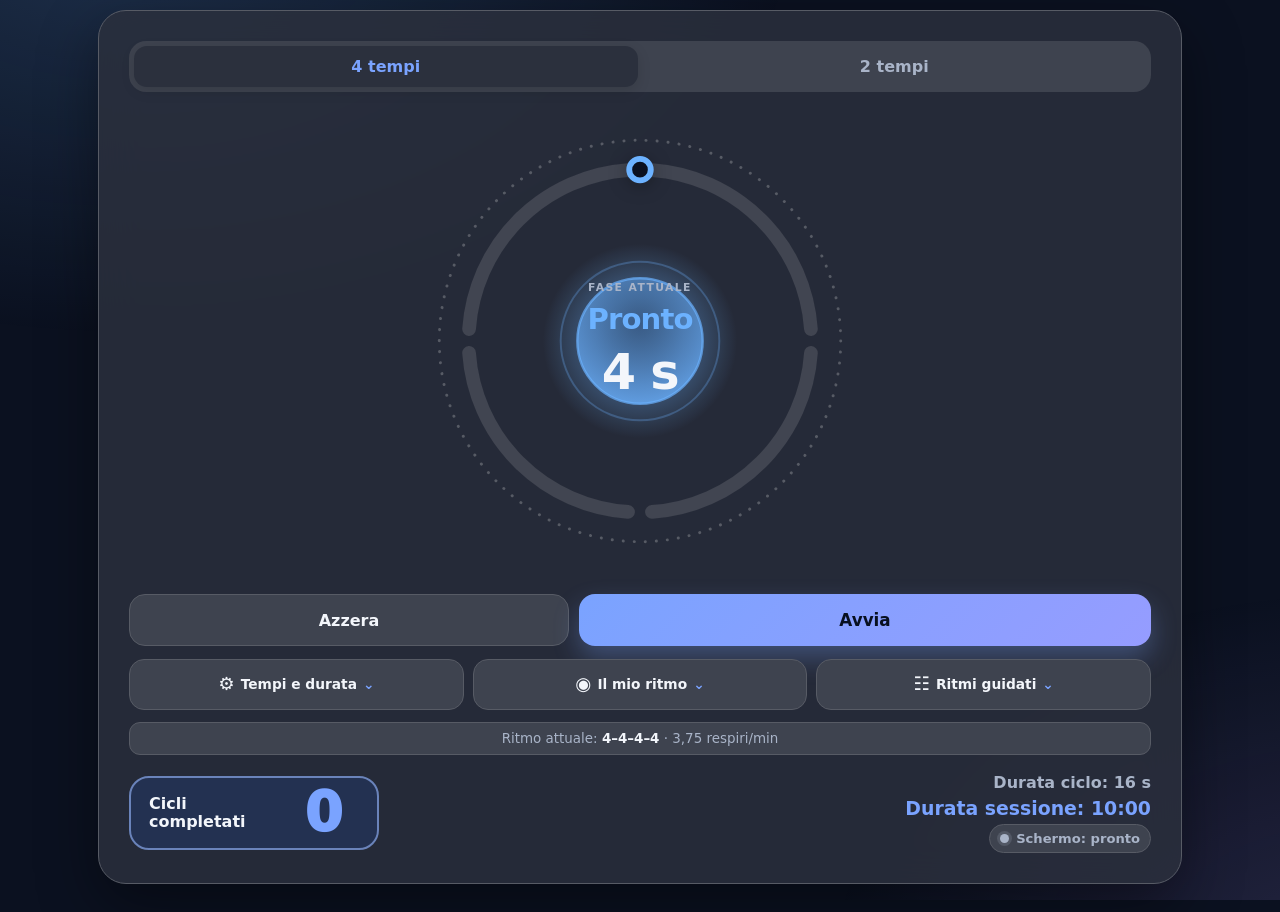
<file: index_prima_rimozione_scelta_tempi_2026-10-15.html>
<!DOCTYPE html>
<html lang="it" data-theme="dark">
<head>
  <meta charset="UTF-8" />
  <meta name="viewport" content="width=device-width, initial-scale=1, viewport-fit=cover" />
  <meta name="theme-color" content="#0b1120" />
  <title>Respirazione guidata</title>
  <link rel="manifest" href="./manifest.webmanifest" />
  <link rel="icon" type="image/svg+xml" href="./icon.svg" />
  <link rel="apple-touch-icon" sizes="192x192" href="./icon-192.png" />
  <meta name="apple-mobile-web-app-capable" content="yes" />
  <meta name="apple-mobile-web-app-title" content="Respirazione" />
  <meta name="apple-mobile-web-app-status-bar-style" content="black-translucent" />
  <style>
    @property --pc {
      syntax: '<color>';
      inherits: true;
      initial-value: #1e88e5;
    }

    :root {
      color-scheme: light;
      --bg: #f3f6fc;
      --text: #172033;
      --muted: #5f6b80;
      --accent: #246bfd;
      --accent-soft: color-mix(in srgb, var(--accent) 14%, var(--bg));
      --panel: color-mix(in srgb, var(--bg) 30%, #fff);
      --panel-2: color-mix(in srgb, var(--bg) 84%, #27406b);
      --border: color-mix(in srgb, var(--bg) 74%, #27406b);
      --ring-base: color-mix(in srgb, var(--bg) 80%, #27406b);
      --success: #168f67;
      --warning: #c57a09;
      --danger: #c63e45;
      --shadow: 0 22px 60px rgba(23, 32, 51, .13);
      --marker: #ffffff;
      --c-inhale: #1e88e5;
      --c-holdIn: #d98a00;
      --c-exhale: #17a673;
      --c-holdOut: #8b5cf6;
      --orb-hi: color-mix(in srgb, var(--pc) 30%, #fff);
      --pc: var(--c-inhale);
      transition: --pc .8s ease;
    }

    html[data-theme="dark"] {
      color-scheme: dark;
      --bg: #0b1120;
      --text: #f3f6fb;
      --muted: #a9b4c8;
      --accent: #7aa3ff;
      --accent-soft: color-mix(in srgb, var(--accent) 22%, var(--bg));
      --panel: color-mix(in srgb, var(--bg) 87%, #fff);
      --panel-2: color-mix(in srgb, var(--bg) 79%, #fff);
      --border: color-mix(in srgb, var(--bg) 69%, #fff);
      --ring-base: color-mix(in srgb, var(--bg) 78%, #fff);
      --success: #58d0a7;
      --warning: #f2b85b;
      --danger: #ff8389;
      --shadow: 0 22px 60px rgba(0, 0, 0, .4);
      --marker: #0b1120;
      --c-inhale: #6cb2ff;
      --c-holdIn: #ffc65c;
      --c-exhale: #4fdcae;
      --c-holdOut: #b794ff;
      --orb-hi: color-mix(in srgb, var(--pc) 45%, var(--bg));
    }

    * { box-sizing: border-box; }

    html { background: var(--bg); }

    body {
      margin: 0;
      min-height: 100vh;
      font-family: Inter, ui-sans-serif, system-ui, -apple-system, BlinkMacSystemFont, "Segoe UI", sans-serif;
      background: var(--bg);
      color: var(--text);
      transition: background-color .4s ease, color .4s ease;
    }

    body::before {
      content: "";
      position: fixed;
      inset: 0;
      z-index: 0;
      pointer-events: none;
      background:
        radial-gradient(60rem 38rem at 10% -10%, color-mix(in srgb, var(--pc) 20%, transparent), transparent 70%),
        radial-gradient(46rem 34rem at 105% 108%, color-mix(in srgb, var(--c-holdOut) 15%, transparent), transparent 70%);
    }

    button, input { font: inherit; }
    button { touch-action: manipulation; }

    .app {
      position: relative;
      z-index: 1;
      width: min(1120px, 100%);
      margin: 0 auto;
      padding: max(10px, env(safe-area-inset-top)) 18px max(28px, env(safe-area-inset-bottom));
    }

    .icon-row { display: flex; gap: 8px; }

    .icon-btn {
      width: 44px;
      height: 44px;
      border-radius: 14px;
      border: 1px solid var(--border);
      background: color-mix(in srgb, var(--panel) 85%, transparent);
      color: var(--text);
      cursor: pointer;
      display: grid;
      place-items: center;
      font-size: 1.1rem;
      transition: border-color .2s, transform .15s;
    }
    .icon-btn:hover { border-color: var(--accent); }
    .icon-btn:active { transform: scale(.94); }

    .layout {
      display: grid;
      grid-template-columns: minmax(0, 1.55fr) minmax(310px, .75fr);
      gap: 18px;
      align-items: start;
    }

    .card {
      background: color-mix(in srgb, var(--panel) 84%, transparent);
      border: 1px solid var(--border);
      border-radius: 28px;
      box-shadow: var(--shadow);
      backdrop-filter: blur(20px);
      -webkit-backdrop-filter: blur(20px);
    }

    .main-card { padding: clamp(18px, 3vw, 30px); }
    .settings-card { padding: 20px; position: sticky; top: 14px; max-height: calc(100vh - 28px); overflow-y: auto; }

    .mode-switch {
      display: grid;
      grid-template-columns: 1fr 1fr;
      gap: 5px;
      padding: 5px;
      background: var(--panel-2);
      border-radius: 17px;
      margin-bottom: 14px;
    }

    .mode-switch button {
      border: 0;
      border-radius: 13px;
      padding: 11px 12px;
      color: var(--muted);
      background: transparent;
      cursor: pointer;
      font-weight: 750;
      transition: .2s ease;
    }

    .mode-switch button.active {
      background: var(--panel);
      color: var(--accent);
      box-shadow: 0 4px 14px rgba(0, 0, 0, .12);
    }

    /* ---------- Stage: orb + anello progressivo ---------- */
    .stage {
      position: relative;
      width: min(100%, 470px);
      aspect-ratio: 1;
      margin: 0 auto;
      container-type: inline-size;
    }

    #breathRing { width: 100%; height: 100%; display: block; overflow: visible; }

    .dots {
      fill: none;
      stroke: var(--border);
      stroke-width: 3;
      stroke-linecap: round;
      stroke-dasharray: .1 11.2;
      transform-box: view-box;
      transform-origin: 240px 240px;
      animation: spin 120s linear infinite;
    }
    @keyframes spin { to { transform: rotate(360deg); } }

    .ring-base {
      fill: none;
      stroke: var(--ring-base);
      stroke-width: 14;
      stroke-linecap: round;
    }

    .ring-active {
      fill: none;
      stroke: var(--seg);
      stroke-width: 14;
      stroke-linecap: round;
      filter: drop-shadow(0 0 7px color-mix(in srgb, var(--seg) 75%, transparent));
    }

    .orb-stop-a { stop-color: var(--orb-hi); stop-opacity: .72; }
    .orb-stop-b { stop-color: var(--pc); stop-opacity: .9; }
    .aura-stop-a { stop-color: var(--pc); stop-opacity: .38; }
    .aura-stop-b { stop-color: var(--pc); stop-opacity: 0; }

    .orb-core { stroke: var(--pc); stroke-opacity: .7; stroke-width: 2.5; }
    .orb-echo { fill: none; stroke: var(--pc); stroke-opacity: .28; stroke-width: 2; }

    .marker {
      fill: var(--marker);
      stroke: var(--pc);
      stroke-width: 6;
      filter: drop-shadow(0 3px 9px rgba(0, 0, 0, .3));
    }

    .stage-center {
      position: absolute;
      inset: 0;
      display: flex;
      flex-direction: column;
      align-items: center;
      justify-content: center;
      text-align: center;
      padding: 0 24%;
      pointer-events: none;
    }

    .eyebrow {
      color: var(--muted);
      font-size: clamp(.58rem, 2.3cqw, .76rem);
      font-weight: 800;
      text-transform: uppercase;
      letter-spacing: .13em;
    }

    .phase-name {
      margin: .35em 0 0;
      font-size: clamp(1.1rem, 6.2cqw, 2rem);
      line-height: 1.04;
      letter-spacing: -.03em;
      text-wrap: balance;
    }

    .countdown {
      margin-top: .18em;
      font-variant-numeric: tabular-nums;
      font-size: clamp(1.4rem, 10.5cqw, 3.1rem);
      font-weight: 850;
      letter-spacing: -.03em;
      color: var(--text);
    }

    .phase-inhale  { color: var(--c-inhale); }
    .phase-holdIn  { color: var(--c-holdIn); }
    .phase-exhale  { color: var(--c-exhale); }
    .phase-holdOut { color: var(--c-holdOut); }

    .legend {
      display: flex;
      flex-wrap: wrap;
      justify-content: center;
      gap: 8px;
      margin-top: 14px;
    }

    .chip {
      display: inline-flex;
      align-items: center;
      gap: 7px;
      padding: 7px 12px;
      border: 1px solid var(--border);
      border-radius: 999px;
      background: var(--panel-2);
      color: var(--muted);
      font-size: .82rem;
      font-weight: 750;
      transition: .25s ease;
    }
    .chip i { width: 10px; height: 10px; border-radius: 50%; background: var(--chip); }
    .chip b { color: var(--text); font-variant-numeric: tabular-nums; }
    .chip.active {
      border-color: var(--chip);
      color: var(--text);
      box-shadow: 0 0 0 3px color-mix(in srgb, var(--chip) 24%, transparent);
    }

    /* ---------- Controlli ---------- */
    .controls {
      display: grid;
      grid-template-columns: auto minmax(150px, 1fr) auto;
      gap: 10px;
      align-items: center;
      margin-top: 18px;
    }

    .btn {
      border: 0;
      border-radius: 16px;
      min-height: 52px;
      padding: 0 20px;
      cursor: pointer;
      font-weight: 800;
      transition: transform .15s ease, box-shadow .2s ease;
    }
    .btn:active { transform: scale(.97); }

    .btn-primary {
      background: linear-gradient(135deg, var(--accent), color-mix(in srgb, var(--accent) 55%, var(--c-holdOut)));
      color: white;
      box-shadow: 0 12px 26px color-mix(in srgb, var(--accent) 30%, transparent);
      font-size: 1.05rem;
    }
    html[data-theme="dark"] .btn-primary { color: #081020; }

    .btn-secondary {
      background: var(--panel-2);
      color: var(--text);
      border: 1px solid var(--border);
    }

    .status-row {
      display: flex;
      justify-content: space-between;
      align-items: center;
      gap: 14px;
      flex-wrap: wrap;
      padding-top: 18px;
      color: var(--muted);
      font-size: .9rem;
    }

    .cycle-counter {
      display: flex;
      align-items: center;
      justify-content: space-between;
      gap: 18px;
      min-width: 250px;
      padding: 12px 18px;
      border: 2px solid color-mix(in srgb, var(--accent) 55%, var(--border));
      border-radius: 20px;
      background: var(--accent-soft);
      color: var(--text);
    }

    .cycle-counter-label { font-size: 1rem; line-height: 1.15; font-weight: 850; }

    .cycle-counter-number {
      min-width: 1.35em;
      color: var(--accent);
      font-size: clamp(2.3rem, 6vw, 3.4rem);
      line-height: .85;
      font-weight: 950;
      text-align: center;
      font-variant-numeric: tabular-nums;
      letter-spacing: -.04em;
    }

    .total-status { font-size: 1rem; font-weight: 750; }

    .session-status {
      display: flex;
      flex-direction: column;
      align-items: flex-end;
      gap: 5px;
      text-align: right;
    }

    .session-remaining {
      color: var(--accent);
      font-size: 1.18rem;
      font-weight: 900;
      font-variant-numeric: tabular-nums;
    }

    .wake-indicator {
      display: inline-flex;
      align-items: center;
      gap: 7px;
      padding: 6px 10px;
      border: 1px solid var(--border);
      border-radius: 999px;
      background: var(--panel-2);
      color: var(--muted);
      font-size: .82rem;
      font-weight: 800;
    }
    .wake-indicator::before {
      content: "";
      width: 9px; height: 9px;
      border-radius: 50%;
      background: var(--muted);
      box-shadow: 0 0 0 3px color-mix(in srgb, var(--muted) 18%, transparent);
    }
    .wake-indicator.active { color: var(--success); border-color: color-mix(in srgb, var(--success) 55%, var(--border)); }
    .wake-indicator.active::before { background: var(--success); box-shadow: 0 0 0 3px color-mix(in srgb, var(--success) 20%, transparent); }
    .wake-indicator.fallback { color: var(--warning); border-color: color-mix(in srgb, var(--warning) 55%, var(--border)); }
    .wake-indicator.fallback::before { background: var(--warning); box-shadow: 0 0 0 3px color-mix(in srgb, var(--warning) 20%, transparent); }
    .wake-indicator.failed { color: var(--danger); border-color: color-mix(in srgb, var(--danger) 55%, var(--border)); }
    .wake-indicator.failed::before { background: var(--danger); box-shadow: 0 0 0 3px color-mix(in srgb, var(--danger) 20%, transparent); }

    /* ---------- Impostazioni ---------- */
    .settings-head {
      display: flex;
      align-items: center;
      justify-content: space-between;
      gap: 12px;
      margin-bottom: 14px;
      flex-wrap: wrap;
    }
    .settings-head h2 { margin: 0; font-size: 1.12rem; }

    .phase-tabs {
      display: grid;
      grid-template-columns: repeat(2, minmax(0, 1fr));
      gap: 8px;
      margin-bottom: 16px;
    }

    .phase-tab {
      border: 1px solid var(--border);
      border-top: 4px solid var(--chip);
      background: var(--panel-2);
      color: var(--text);
      border-radius: 14px;
      padding: 10px 9px 12px;
      cursor: pointer;
      min-height: 58px;
      font-weight: 750;
      line-height: 1.15;
    }
    .phase-tab small {
      display: block;
      margin-top: 4px;
      color: var(--muted);
      font-variant-numeric: tabular-nums;
      font-weight: 700;
    }
    .phase-tab.active {
      border-color: var(--chip);
      border-top-color: var(--chip);
      background: color-mix(in srgb, var(--chip) 16%, var(--panel-2));
    }

    .time-editor {
      background: var(--panel-2);
      border: 1px solid var(--border);
      border-radius: 18px;
      padding: 16px;
    }

    .editor-title {
      display: flex;
      justify-content: space-between;
      gap: 10px;
      align-items: baseline;
      margin-bottom: 13px;
    }
    .editor-title strong { font-size: 1rem; }
    .editor-title span { color: var(--muted); font-size: .85rem; }

    .stepper {
      display: grid;
      grid-template-columns: 54px 1fr 54px;
      gap: 9px;
      align-items: center;
    }

    .stepper button {
      height: 54px;
      border-radius: 14px;
      border: 1px solid var(--border);
      background: var(--panel);
      color: var(--text);
      cursor: pointer;
      font-size: 1.5rem;
      font-weight: 600;
    }

    .stepper input {
      min-width: 0;
      height: 54px;
      border: 1px solid var(--border);
      border-radius: 14px;
      background: var(--panel);
      color: var(--text);
      text-align: center;
      font-size: 1.35rem;
      font-weight: 850;
      font-variant-numeric: tabular-nums;
      outline: none;
    }
    .stepper input:focus { border-color: var(--accent); box-shadow: 0 0 0 3px var(--accent-soft); }

    .range { width: 100%; margin-top: 14px; accent-color: var(--accent); }

    .quick-presets {
      display: grid;
      grid-template-columns: repeat(4, 1fr);
      gap: 7px;
      margin-top: 12px;
    }

    .quick-presets button {
      border: 1px solid var(--border);
      background: var(--panel);
      color: var(--text);
      border-radius: 11px;
      padding: 8px 4px;
      cursor: pointer;
      font-weight: 750;
      font-size: .84rem;
    }

    .session-box, .sound-box, .bg-box {
      margin-top: 16px;
      border-top: 1px solid var(--border);
      padding-top: 16px;
    }

    .session-input-row {
      display: grid;
      grid-template-columns: minmax(0, 1fr) auto;
      align-items: center;
      gap: 10px;
      margin-top: 12px;
    }

    .session-input-row input {
      width: 100%;
      height: 48px;
      border: 1px solid var(--border);
      border-radius: 13px;
      background: var(--panel);
      color: var(--text);
      text-align: center;
      font-size: 1.18rem;
      font-weight: 850;
      font-variant-numeric: tabular-nums;
      outline: none;
    }
    .session-input-row input:focus { border-color: var(--accent); box-shadow: 0 0 0 3px var(--accent-soft); }
    .session-input-row span { color: var(--muted); font-weight: 800; }

    .session-presets {
      display: grid;
      grid-template-columns: repeat(4, 1fr);
      gap: 7px;
      margin-top: 9px;
    }

    .session-presets button, .test-sounds-btn {
      border: 1px solid var(--border);
      background: var(--panel);
      color: var(--text);
      border-radius: 11px;
      padding: 9px 5px;
      cursor: pointer;
      font-weight: 800;
    }

    .session-hint { margin: 9px 0 0; color: var(--muted); font-size: .78rem; line-height: 1.35; }

    .test-sounds-btn {
      width: 100%;
      margin-top: 12px;
      color: var(--accent);
      border-color: color-mix(in srgb, var(--accent) 45%, var(--border));
      background: var(--accent-soft);
    }

    .switch-line { display: flex; align-items: center; justify-content: space-between; gap: 14px; }
    .switch-copy strong { display: block; }
    .switch-copy span { color: var(--muted); font-size: .83rem; }

    .toggle {
      width: 54px;
      height: 30px;
      background: var(--border);
      border: 0;
      border-radius: 999px;
      padding: 3px;
      cursor: pointer;
      transition: .2s ease;
      flex: 0 0 auto;
    }
    .toggle::after {
      content: "";
      display: block;
      width: 24px; height: 24px;
      background: white;
      border-radius: 50%;
      box-shadow: 0 2px 7px rgba(0,0,0,.2);
      transition: transform .2s ease;
    }
    .toggle.on { background: var(--accent); }
    .toggle.on::after { transform: translateX(24px); }

    .volume-row { margin-top: 13px; }
    .volume-row label { display: flex; justify-content: space-between; color: var(--muted); font-size: .84rem; }
    .volume-row input { width: 100%; margin-top: 7px; accent-color: var(--accent); }

    /* ---------- Sfondo ---------- */
    .swatches {
      display: grid;
      grid-template-columns: repeat(5, 1fr);
      gap: 9px;
      margin-top: 12px;
    }

    .swatch {
      aspect-ratio: 1;
      border-radius: 50%;
      border: 2px solid var(--border);
      background: var(--sw);
      cursor: pointer;
      padding: 0;
      transition: transform .15s ease, border-color .2s;
    }
    .swatch:hover { transform: scale(1.08); }
    .swatch.active {
      border-color: var(--accent);
      box-shadow: 0 0 0 3px var(--accent-soft);
    }

    .bg-custom-row {
      display: grid;
      grid-template-columns: 1fr auto;
      gap: 9px;
      margin-top: 12px;
      align-items: center;
    }

    .color-pick {
      display: flex;
      align-items: center;
      gap: 10px;
      padding: 7px 10px;
      border: 1px solid var(--border);
      border-radius: 12px;
      background: var(--panel);
      font-size: .86rem;
      font-weight: 750;
      cursor: pointer;
    }
    .color-pick input {
      width: 34px; height: 34px;
      border: 0; padding: 0;
      border-radius: 9px;
      background: none;
      cursor: pointer;
    }

    .mini-btn {
      border: 1px solid var(--border);
      background: var(--panel);
      color: var(--text);
      border-radius: 12px;
      padding: 12px 12px;
      cursor: pointer;
      font-weight: 800;
      font-size: .84rem;
    }

    .apply-note { margin: 14px 0 0; color: var(--muted); font-size: .82rem; line-height: 1.4; }


    /* ---------- Registrazione del ritmo ideale ---------- */
    .record-card { margin-top: 18px; padding: clamp(18px, 3vw, 28px); }
    .record-head { display: flex; align-items: center; justify-content: space-between; gap: 18px; flex-wrap: wrap; }
    .record-head h2 { margin: 0 0 6px; font-size: 1.3rem; letter-spacing: -.02em; }
    .record-head p { margin: 0; color: var(--muted); max-width: 62ch; line-height: 1.45; }
    .record-steps {
      list-style: none; counter-reset: rs; margin: 18px 0 0; padding: 0;
      display: grid; grid-template-columns: repeat(auto-fit, minmax(180px, 1fr)); gap: 10px;
    }
    .record-steps li {
      counter-increment: rs; position: relative;
      padding: 12px 14px 12px 50px; border: 1px solid var(--border); border-radius: 16px;
      background: var(--panel-2); font-size: .9rem; line-height: 1.35; color: var(--muted);
    }
    .record-steps li::before {
      content: counter(rs); position: absolute; left: 12px; top: 50%; transform: translateY(-50%);
      width: 28px; height: 28px; border-radius: 50%; display: grid; place-items: center;
      font-weight: 900; color: #fff; background: var(--chip);
    }
    html[data-theme="dark"] .record-steps li::before { color: #081020; }
    .record-steps li b { color: var(--text); }
    .record-result { margin-top: 18px; padding-top: 18px; border-top: 1px solid var(--border); }
    .record-result h3 { margin: 0 0 12px; font-size: 1.05rem; }
    .record-values { display: grid; grid-template-columns: repeat(auto-fit, minmax(130px, 1fr)); gap: 10px; }
    .rv {
      border: 1px solid var(--border); border-top: 4px solid var(--chip); border-radius: 16px;
      padding: 12px; background: var(--panel-2); text-align: center;
    }
    .rv small { display: block; color: var(--muted); font-weight: 750; }
    .rv strong { display: block; margin-top: 4px; font-size: 1.7rem; font-variant-numeric: tabular-nums; letter-spacing: -.03em; }
    .rv em { display: block; font-style: normal; color: var(--muted); font-size: .76rem; margin-top: 2px; }
    .record-actions { display: flex; gap: 10px; flex-wrap: wrap; margin-top: 14px; }
    .record-actions .btn { min-height: 48px; }
    .record-note { margin: 12px 0 0; color: var(--muted); font-size: .82rem; line-height: 1.4; }

    .rec-overlay {
      position: fixed; inset: 0; z-index: 60;
      display: flex; flex-direction: column; align-items: center; justify-content: center;
      background: color-mix(in srgb, var(--bg) 93%, transparent);
      -webkit-backdrop-filter: blur(16px); backdrop-filter: blur(16px);
      touch-action: none; user-select: none; -webkit-user-select: none; cursor: pointer;
      -webkit-tap-highlight-color: transparent;
      --pc: var(--c-inhale);
    }
    .rec-close { position: absolute; top: max(16px, env(safe-area-inset-top)); right: 16px; z-index: 2; cursor: pointer; }
    .rec-dots { position: absolute; top: max(26px, calc(env(safe-area-inset-top) + 10px)); left: 50%; transform: translateX(-50%); display: flex; gap: 8px; }
    .rec-dots span { width: 44px; height: 8px; border-radius: 99px; background: var(--ring-base); transition: background .3s; }
    .rec-dots span.done { background: var(--c-dot); }
    .rec-dots span.active { background: var(--c-dot); animation: recPulse 1.1s ease-in-out infinite; }
    @keyframes recPulse { 50% { opacity: .35; } }
    .rec-orb {
      position: absolute; width: min(70vw, 60vh, 420px); aspect-ratio: 1; border-radius: 50%;
      background: radial-gradient(circle at 35% 30%, color-mix(in srgb, var(--pc) 32%, #fff), var(--pc) 72%);
      opacity: .32; transform: scale(.55);
      box-shadow: 0 0 80px color-mix(in srgb, var(--pc) 55%, transparent);
      transition: transform 5s cubic-bezier(.45, 0, .55, 1), background .6s;
      pointer-events: none;
    }
    .rec-orb.grow { transform: scale(1); }
    .rec-orb.shrink { transform: scale(.55); }
    .rec-text { position: relative; text-align: center; padding: 0 24px; pointer-events: none; }
    .rec-phase { margin: 8px 0 0; font-size: clamp(2rem, 9vw, 3.6rem); letter-spacing: -.04em; line-height: 1.05; color: var(--pc); }
    .rec-timer { margin-top: 10px; font-size: clamp(2.6rem, 14vw, 5.4rem); font-weight: 900; font-variant-numeric: tabular-nums; letter-spacing: -.04em; }
    .rec-hint { margin: 14px auto 0; max-width: 28ch; color: var(--muted); font-size: 1.05rem; line-height: 1.4; }

    .rec-skip { position: absolute; bottom: max(30px, calc(env(safe-area-inset-bottom) + 16px)); z-index: 2; cursor: pointer; padding: 0 24px; }
    .rec-skip.hidden { display: none !important; }

    .hidden { display: none !important; }

    .toast {
      position: fixed;
      left: 50%;
      bottom: 20px;
      transform: translate(-50%, 20px);
      background: var(--text);
      color: var(--bg);
      padding: 11px 15px;
      border-radius: 12px;
      font-weight: 700;
      opacity: 0;
      pointer-events: none;
      transition: .25s ease;
      z-index: 20;
      max-width: calc(100vw - 36px);
      text-align: center;
    }
    .toast.show { opacity: 1; transform: translate(-50%, 0); }

    @media (max-width: 820px) {
      .layout { grid-template-columns: 1fr; }
      .settings-card { position: static; max-height: none; overflow: visible; }
    }

    @media (max-width: 520px) {
      .app { padding-left: 12px; padding-right: 12px; }
      .main-card, .settings-card { border-radius: 22px; }
      .main-card { padding: 15px; }
      .controls { grid-template-columns: 1fr 1fr; }
      .controls .btn-primary { grid-column: 1 / -1; grid-row: 1; }
      .status-row { display: grid; grid-template-columns: 1fr; font-size: .82rem; }
      .cycle-counter { width: 100%; min-width: 0; }
      .session-status { align-items: center; text-align: center; }
      .total-status { text-align: center; }
    }


    /* Pannelli richiudibili, disposti sotto al cronometro */
    .layout:not(.settings-open) { grid-template-columns: minmax(0, 1fr); }
    .layout:not(.settings-open) .main-card { max-width: 100%; }
    .controls { grid-template-columns: 1fr 1.3fr; }
    .panel-launchers {
      display: grid; grid-template-columns: repeat(3, minmax(0, 1fr));
      gap: 9px; margin-top: 13px;
    }
    .panel-launcher {
      display: flex; align-items: center; justify-content: center;
      flex-wrap: wrap; gap: 6px; min-width: 0; min-height: 51px;
      background: var(--panel-2); border: 1px solid var(--border);
      border-radius: 15px; color: var(--text); cursor: pointer;
      padding: 10px 7px; font-size: .86rem; font-weight: 780;
      line-height: 1.2; text-align: center; transition: background .2s, border-color .2s;
    }
    .panel-launcher:hover, .panel-launcher[aria-expanded="true"] {
      background: var(--accent-soft); border-color: var(--accent);
    }
    .panel-launcher .launch-icon { font-size: 1.15rem; }
    .panel-launcher:focus-visible, .preset-option:focus-visible { outline: 3px solid var(--accent); outline-offset: 3px; }
    .panel-launcher[aria-expanded="true"] .launch-arrow { transform: rotate(180deg); }
    .launch-arrow { display: inline-block; transition: transform .2s; color: var(--accent); }
    .active-rhythm {
      margin: 12px 0 0; padding: 8px 11px; text-align: center;
      background: var(--panel-2); border: 1px solid var(--border);
      border-radius: 11px; color: var(--muted); font-size: .84rem;
    }
    .active-rhythm strong { color: var(--text); }
    .settings-card { align-self: start; }
    .panel-header { display: flex; align-items: flex-start; justify-content: space-between; gap: 12px; }
    .record-head-actions { display: flex; gap: 9px; align-items: center; flex-wrap: wrap; }
    .presets-card { padding: clamp(18px, 3vw, 28px); margin-top: 18px; }
    .presets-card h2 { font-size: 1.3rem; margin: 0 0 6px; letter-spacing: -.02em; }
    .presets-card .panel-subtitle { color: var(--muted); margin: 0; line-height: 1.5; }
    .preset-group { margin-top: 24px; }
    .preset-group h3 { font-size: 1.05rem; margin: 0 0 4px; }
    .preset-group .group-note { color: var(--muted); margin: 0 0 11px; font-size: .84rem; }
    .preset-list { display: grid; grid-template-columns: repeat(2, minmax(0, 1fr)); gap: 10px; }
    .preset-option {
      display: flex; flex-direction: column; gap: 6px; width: 100%; min-width: 0;
      padding: 14px; border: 1px solid var(--border); border-radius: 17px;
      color: var(--text); background: var(--panel-2); cursor: pointer;
      text-align: left; font: inherit; transition: background .2s, border-color .2s, transform .12s;
    }
    .preset-option:hover { border-color: var(--accent); }
    .preset-option:active { transform: scale(.99); }
    .preset-option.selected { border: 2px solid var(--accent); padding: 13px; background: var(--accent-soft); }
    .preset-option-top { display: flex; align-items: center; justify-content: space-between; gap: 8px; flex-wrap: wrap; }
    .preset-time { font-size: 1.09rem; font-weight: 900; font-variant-numeric: tabular-nums; letter-spacing: .01em; }
    .preset-rpm { color: var(--accent); font-size: .81rem; font-weight: 800; }
    .preset-desc { color: var(--muted); font-size: .87rem; line-height: 1.4; }
    .preset-option.selected .preset-desc { color: var(--text); }
    .preset-choice { font-size: .77rem; color: var(--success); font-weight: 800; min-height: 1em; }
    .preset-caution { margin: 19px 0 0; font-size: .84rem; line-height: 1.5; color: var(--muted); }
    .favorite-group {
      border: 1px solid color-mix(in srgb, var(--accent) 48%, var(--border));
      border-radius: 18px; background: var(--accent-soft);
      padding: 16px; margin-top: 18px;
    }
    .favorite-group h3 { font-size: 1.15rem; }
    .favorite-group .preset-option { background: var(--panel); }
    .favorite-actions { margin-top: 12px; display: flex; gap: 8px; flex-wrap: wrap; }
    .favorite-actions .mini-btn { flex: 1 1 190px; }

    @media (max-width: 820px) { .layout.settings-open { grid-template-columns: 1fr; } }
    @media (max-width: 640px) { .preset-list { grid-template-columns: 1fr; } }
    @media (max-width: 520px) {
      .controls { grid-template-columns: 1fr 1.3fr; }
      .controls .btn-primary { grid-column: auto; grid-row: auto; }
      .panel-launchers { gap: 6px; }
      .panel-launcher { padding: 9px 5px; font-size: .75rem; }
      .panel-launcher .launch-icon { font-size: 1rem; }
      .panel-launcher .launch-arrow { display: none; }
    }
    [hidden] { display: none !important; }

    .awake-video {
      position: fixed;
      right: 1px;
      bottom: 1px;
      width: 16px;
      height: 16px;
      opacity: .018;
      pointer-events: none;
      z-index: 0;
    }

    @media (prefers-reduced-motion: reduce) {
      *, *::before, *::after { scroll-behavior: auto !important; transition-duration: .01ms !important; animation: none !important; }
    }
  </style>
</head>
<body>
  <main class="app" aria-label="Respirazione guidata">
    <section class="layout" id="mainLayout">
      <div class="card main-card">
        <div class="mode-switch" role="group" aria-label="Modalità di respirazione">
          <button id="mode4Btn" class="active" type="button">4 tempi</button>
          <button id="mode2Btn" type="button">2 tempi</button>
        </div>

        <div class="stage" role="img" aria-label="Cerchio animato della respirazione">
          <svg id="breathRing" viewBox="0 0 480 480">
            <defs>
              <radialGradient id="orbGrad" cx="50%" cy="36%" r="72%">
                <stop class="orb-stop-a" offset="0%"></stop>
                <stop class="orb-stop-b" offset="100%"></stop>
              </radialGradient>
              <radialGradient id="auraGrad" cx="50%" cy="50%" r="50%">
                <stop class="aura-stop-a" offset="45%"></stop>
                <stop class="aura-stop-b" offset="100%"></stop>
              </radialGradient>
            </defs>
            <circle class="dots" cx="240" cy="240" r="205"></circle>
            <circle id="orbAura" cx="240" cy="240" r="100" fill="url(#auraGrad)"></circle>
            <g id="ringBase"></g>
            <g id="ringActive"></g>
            <circle id="orbEcho" class="orb-echo" cx="240" cy="240" r="80"></circle>
            <circle id="orbCore" class="orb-core" cx="240" cy="240" r="64" fill="url(#orbGrad)"></circle>
            <circle id="marker" class="marker" cx="240" cy="65" r="11"></circle>
          </svg>
          <div class="stage-center">
            <div class="eyebrow">Fase attuale</div>
            <h2 class="phase-name phase-inhale" id="phaseName" aria-live="polite">Pronto</h2>
            <div class="countdown" id="countdown">4,0 s</div>
          </div>
        </div>

        <div class="legend" id="phaseLegend" aria-label="Fasi del ciclo" hidden></div>

        <div class="controls">
          <button class="btn btn-secondary" id="resetBtn" type="button">Azzera</button>
          <button class="btn btn-primary" id="startBtn" type="button">Avvia</button>
        </div>
        <div class="panel-launchers" role="group" aria-label="Apri o chiudi i pannelli dell'esercizio">
          <button class="panel-launcher" id="settingsBtn" type="button" aria-controls="settingsPanel" aria-expanded="false"><span class="launch-icon" aria-hidden="true">⚙</span> Tempi e durata <span class="launch-arrow" aria-hidden="true">⌄</span></button>
          <button class="panel-launcher" id="recordPanelBtn" type="button" aria-controls="recordCard" aria-expanded="false"><span class="launch-icon" aria-hidden="true">◉</span> Il mio ritmo <span class="launch-arrow" aria-hidden="true">⌄</span></button>
          <button class="panel-launcher" id="presetsPanelBtn" type="button" aria-controls="presetsPanel" aria-expanded="false"><span class="launch-icon" aria-hidden="true">☷</span> Ritmi guidati <span class="launch-arrow" aria-hidden="true">⌄</span></button>
        </div>
        <p class="active-rhythm" id="activeRhythm" aria-live="polite">Ritmo attuale: <strong>4–4–4–4</strong></p>

        <div class="status-row">
          <div class="cycle-counter" aria-live="polite" aria-label="Numero di cicli completati">
            <span class="cycle-counter-label">Cicli<br>completati</span>
            <strong class="cycle-counter-number" id="cycleLabel">0</strong>
          </div>
          <div class="session-status">
            <span class="total-status" id="totalLabel">Durata ciclo: 16 s</span>
            <span class="session-remaining" id="sessionRemainingLabel">Tempo restante: 10:00</span>
            <span class="wake-indicator" id="wakeStatus">Schermo: pronto</span>
          </div>
        </div>
      </div>

      <aside class="card settings-card hidden" id="settingsPanel" aria-label="Tempi e durata">
        <div class="settings-head">
          <h2>Definizione dei tempi</h2>
          <div class="icon-row">
            <button class="icon-btn" id="installAppBtn" type="button" hidden aria-label="Installa applicazione" title="Installa applicazione">⬇</button>
            <button class="icon-btn" id="themeBtn" type="button" aria-label="Cambia tema" title="Tema chiaro o scuro">◐</button>
            <button class="icon-btn" id="closeSettingsBtn" type="button" aria-label="Nascondi impostazioni" title="Nascondi">×</button>
          </div>
        </div>

        <div class="phase-tabs" id="phaseTabs" aria-label="Scegli la fase da modificare"></div>

        <div class="time-editor">
          <div class="editor-title">
            <strong id="editorPhaseName">Inspirazione con il naso</strong>
            <span>da 0 a 30 s · con 0 la fase viene saltata</span>
          </div>
          <div class="stepper">
            <button id="minusBtn" type="button" aria-label="Diminuisci il tempo">−</button>
            <input id="timeInput" type="number" min="0" max="30" step="0.5" inputmode="decimal" aria-label="Durata in secondi" />
            <button id="plusBtn" type="button" aria-label="Aumenta il tempo">+</button>
          </div>
          <input class="range" id="timeRange" type="range" min="0" max="30" step="0.5" aria-label="Durata della fase" />
          <div class="quick-presets">
            <button type="button" data-value="0">0 s</button>
            <button type="button" data-value="2">2 s</button>
            <button type="button" data-value="4">4 s</button>
            <button type="button" data-value="6">6 s</button>
          </div>
        </div>

        <div class="bg-box">
          <div class="switch-copy">
            <strong>Colore di sfondo</strong>
            <span>Scegli un'atmosfera o un colore tuo: testi e pannelli si adattano da soli</span>
          </div>
          <div class="swatches" id="bgSwatches" role="group" aria-label="Colori di sfondo predefiniti"></div>
          <div class="bg-custom-row">
            <label class="color-pick">
              <input type="color" id="bgCustom" value="#0b1120" aria-label="Colore di sfondo personalizzato" />
              <span>Colore personalizzato</span>
            </label>
            <button class="mini-btn" id="bgResetBtn" type="button">Predefinito</button>
          </div>
        </div>

        <div class="session-box">
          <div class="switch-copy">
            <strong>Durata della sessione</strong>
            <span>Al termine l'esercizio si arresta e il blocco dello schermo viene rilasciato</span>
          </div>
          <div class="session-input-row">
            <input id="sessionMinutesInput" type="number" min="0" max="180" step="1" inputmode="numeric" value="10" aria-label="Durata della sessione in minuti; zero significa senza limite" />
            <span>minuti</span>
          </div>
          <div class="session-presets" aria-label="Durate rapide della sessione">
            <button type="button" data-session-minutes="5">5 min</button>
            <button type="button" data-session-minutes="10">10 min</button>
            <button type="button" data-session-minutes="15">15 min</button>
            <button type="button" data-session-minutes="0">Senza limite</button>
          </div>
          <p class="session-hint" id="sessionHint">Imposta 0 per lasciare la sessione senza limite.</p>
          <p class="session-hint" id="wakeHint">Il programma prova sia il blocco ufficiale sia una riproduzione video continua. Un file aperto dalla cartella Download non può però imporre a MagicOS di ignorare sempre il time-out.</p>
        </div>

        <div class="sound-box">
          <div class="switch-line">
            <div class="switch-copy">
              <strong>Segnali sonori</strong>
              <span>Campane morbide a inizio fase: note che salgono per inspirare, scendono per espirare; acute per il trattenimento a polmoni pieni, gravi a polmoni vuoti</span>
            </div>
            <button class="toggle" id="soundToggle" type="button" role="switch" aria-checked="false" aria-label="Attiva segnali sonori"></button>
          </div>
          <div class="volume-row">
            <label for="volumeRange"><span>Volume</span><span id="volumeValue">85%</span></label>
            <input id="volumeRange" type="range" min="0" max="100" value="85" />
          </div>
          <button class="test-sounds-btn" id="testSoundsBtn" type="button">Attiva e prova tutti i segnali</button>
          <p class="session-hint" id="audioStatus">Audio non ancora attivato. Premi il pulsante di prova una volta.</p>
        </div>

        <p class="apply-note">Le modifiche vengono salvate automaticamente. Se il ciclo è in corso, i nuovi tempi saranno applicati dal ciclo successivo. Il cursore regola il volume relativo del programma; il livello massimo reale dipende comunque dal volume multimediale impostato con i tasti del telefono.</p>
      </aside>
    </section>

    <section class="card record-card hidden" id="recordCard" aria-labelledby="recTitle">
      <div class="record-head">
        <div>
          <h2 id="recTitle">Trova il tuo ritmo ideale</h2>
          <p>Respira come ti viene naturale e tocca lo schermo a ogni cambio di fase: il programma misura da solo i quattro tempi.</p>
        </div>
        <div class="record-head-actions">
          <button class="btn btn-primary" id="recStartBtn" type="button">Registra il mio ritmo</button>
          <button class="icon-btn" id="closeRecordBtn" type="button" title="Chiudi il pannello" aria-label="Chiudi Trova il tuo ritmo ideale">×</button>
        </div>
      </div>
      <ol class="record-steps">
        <li style="--chip: var(--c-inhale)"><b>Tocca</b> e inizia a inspirare</li>
        <li style="--chip: var(--c-holdIn)"><b>Tocca</b> quando hai finito e trattieni</li>
        <li style="--chip: var(--c-exhale)"><b>Tocca</b> quando hai finito ed espira</li>
        <li style="--chip: var(--c-holdOut)"><b>Tocca</b> quando hai finito e trattieni a vuoto</li>
        <li style="--chip: var(--c-inhale)"><b>Tocca</b> un'ultima volta alla fine della pausa</li>
      </ol>
      <p class="record-note">Se una fase non fa parte del tuo ritmo (per esempio non trattieni il respiro), premi «Salta» nella schermata di registrazione: quella fase varrà 0 secondi e verrà saltata durante l'esercizio.</p>
      <div class="record-result hidden" id="recResult">
        <h3>Il tuo ritmo</h3>
        <div class="record-values" id="recValues"></div>
        <div class="record-actions">
          <button class="btn btn-primary" id="recApplyBtn" type="button">Usa e salva come preferito</button>
          <button class="btn btn-secondary" id="recRetryBtn" type="button">Registra di nuovo</button>
        </div>
        <p class="record-note">I tempi vengono arrotondati al mezzo secondo e applicati alla modalità a 4 tempi. Il ritmo viene anche memorizzato come «Il mio preferito» nei Ritmi guidati, per le prossime sessioni. Puoi sostituirlo con una nuova registrazione o con i tempi impostati a mano.</p>
      </div>
    </section>

    <section class="card presets-card hidden" id="presetsPanel" aria-labelledby="presetsTitle">
      <div class="panel-header">
        <div>
          <h2 id="presetsTitle">Scegli un ritmo respiratorio</h2>
          <p class="panel-subtitle">Tocca uno schema per applicarne immediatamente i tempi all'esercizio. I numeri indicano i secondi di inspirazione, eventuale pausa a polmoni pieni, espirazione e pausa finale.</p>
        </div>
        <button class="icon-btn" id="closePresetsBtn" type="button" aria-label="Chiudi ritmi guidati" title="Chiudi">×</button>
      </div>
      <section class="preset-group favorite-group" id="favoriteSection" aria-labelledby="favoriteTitle">
        <h3 id="favoriteTitle">★ Il mio preferito</h3>
        <p class="group-note" id="favoriteHint">Non hai ancora salvato un ritmo personale. Registralo in «Il mio ritmo», oppure usa il pulsante qui sotto per memorizzare i tempi attuali.</p>
        <div class="preset-list">
          <button type="button" id="favoriteOption" class="preset-option" aria-pressed="false" hidden>
            <span class="preset-option-top"><span class="preset-time" id="favoritePattern"></span><span class="preset-rpm" id="favoriteRate"></span></span>
            <span class="preset-desc">Il tuo ritmo personale memorizzato su questo dispositivo</span>
            <span class="preset-choice" aria-hidden="true"></span>
          </button>
        </div>
        <div class="favorite-actions">
          <button class="mini-btn" type="button" id="saveFavoriteCurrentBtn">★ Salva il ritmo attuale come preferito</button>
          <button class="mini-btn" type="button" id="deleteFavoriteBtn" hidden>Elimina preferito</button>
        </div>
      </section>
      <div id="presetGroups" aria-label="Schemi respiratori disponibili"></div>
      <p class="preset-caution">Il preferito viene memorizzato soltanto su questo browser e dispositivo. La prova con il file HTML scaricato e la futura versione online possono avere memorie separate. Non usare la navigazione in incognito se vuoi conservarlo.</p>
      <p class="preset-caution">Indicazioni orientative di benessere, non prescrizioni mediche. Non forzare il ritmo e interrompi in caso di affanno, capogiri o disagio; i ritmi con pause prolungate non sono adatti a tutti.</p>
    </section>
  </main>

  <video id="awakeVideo" class="awake-video" muted loop playsinline preload="auto" aria-hidden="true">
    <source src="[data-uri]" type="video/mp4">
  </video>


  <div class="rec-overlay hidden" id="recOverlay" role="dialog" aria-modal="true" aria-label="Registrazione del ritmo">
    <button class="icon-btn rec-close" id="recCancel" type="button" aria-label="Annulla registrazione">×</button>
    <div class="rec-dots" id="recDots"><span></span><span></span><span></span><span></span></div>
    <div class="rec-orb" id="recOrb"></div>
    <div class="rec-text">
      <div class="eyebrow" id="recEyebrow">Registrazione</div>
      <h2 class="rec-phase" id="recPhase">Pronto?</h2>
      <div class="rec-timer" id="recTimer">&nbsp;</div>
      <p class="rec-hint" id="recHint">Tocca lo schermo in un punto qualsiasi quando inizi a inspirare.</p>
    </div>
    <button class="btn btn-secondary rec-skip hidden" id="recSkip" type="button">Questa fase non c'è: salta (0 s)</button>
  </div>

  <div class="toast" id="toast" role="status"></div>

  <script>
    (() => {
      'use strict';

      const SVGNS = 'http://www.w3.org/2000/svg';
      const CX = 240, CY = 240, RING_R = 175;
      const ORB_MIN = 64, ORB_MAX = 142;
      const SAMPLE_RATE = 44100;
      const DEFAULT_BG = { light: '#f3f6fc', dark: '#0b1120' };

      const PHASES = {
        inhale:  { label: 'Inspirazione con il naso', short: 'Inspirazione con il naso', className: 'phase-inhale', default: 4 },
        holdIn:  { label: 'Trattenimento', short: 'Trattieni', className: 'phase-holdIn', default: 4 },
        exhale:  { label: 'Espirazione con la bocca', short: 'Espirazione con la bocca', className: 'phase-exhale', default: 4 },
        holdOut: { label: 'Pausa finale', short: 'Trattieni', className: 'phase-holdOut', default: 4 }
      };

      const MODE_PHASES = {
        4: ['inhale', 'holdIn', 'exhale', 'holdOut'],
        2: ['inhale', 'exhale']
      };

      const BG_PRESETS = [
        { name: 'Notte', color: '#0b1120' },
        { name: 'Oceano', color: '#0b2b3b' },
        { name: 'Foresta', color: '#0f2a21' },
        { name: 'Viola', color: '#1c1436' },
        { name: 'Bordeaux', color: '#34172a' },
        { name: 'Alba', color: '#fdeee4' },
        { name: 'Menta', color: '#e2f4ec' },
        { name: 'Cielo', color: '#e4effd' },
        { name: 'Lavanda', color: '#eee8fb' },
        { name: 'Sabbia', color: '#f4eee1' }
      ];

      // Suoni: campane morbide. Salgono per inspirare, scendono per espirare;
      // i trattenimenti sono un doppio tocco (acuto a polmoni pieni, grave a polmoni vuoti).
      const SOUND_DEFS = {
        inhale:  { len: 2.2, notes: [{ t: 0, f: 523.25, a: 1 }, { t: .17, f: 659.25, a: .9 }, { t: .34, f: 783.99, a: .95 }] },
        holdIn:  { len: 1.9, notes: [{ t: 0, f: 783.99, a: 1 }, { t: .38, f: 783.99, a: .55 }] },
        exhale:  { len: 2.4, notes: [{ t: 0, f: 783.99, a: 1 }, { t: .17, f: 659.25, a: .9 }, { t: .34, f: 523.25, a: .95 }] },
        holdOut: { len: 2.1, notes: [{ t: 0, f: 293.66, a: 1 }, { t: .42, f: 293.66, a: .55 }] },
        completion: { len: 3.4, notes: [{ t: 0, f: 523.25, a: .9 }, { t: .24, f: 659.25, a: .9 }, { t: .48, f: 783.99, a: .9 }, { t: .72, f: 1046.5, a: 1 }] }
      };
      const BELL_PARTIALS = [
        { r: 1,     a: 1,   d: 2.1 },
        { r: 1.004, a: .55, d: 2.4 },
        { r: 2,     a: .42, d: 3.3 },
        { r: 3,     a: .16, d: 4.8 },
        { r: 4.2,   a: .07, d: 6.5 }
      ];

      const state = {
        mode: 4,
        durations: { inhale: 4, holdIn: 4, exhale: 4, holdOut: 4 },
        selectedPhase: 'inhale',
        running: false,
        paused: false,
        phaseIndex: 0,
        phaseStartedAt: 0,
        phaseElapsedBeforePause: 0,
        cycles: 0,
        sound: false,
        volume: 0.85,
        sessionMinutes: 10,
        sessionStartedAt: 0,
        sessionElapsedBeforePause: 0,
        sessionEndTimer: null,
        sessionCompleted: false,
        animationId: null,
        audioContext: null,
        audioMaster: null,
        audioCompressor: null,
        audioElements: {},
        audioUrls: [],
        audioReady: false,
        audioLastError: '',
        wakeLock: null,
        wakeFallbackActive: false,
        wakeWatchdogId: null,
        wakeRequestPending: false,
        wakeFailureReason: '',
        activeSnapshot: null,
        baseTheme: 'dark',
        bgColor: null,
        favorite: null
      };

      const el = {
        mode4Btn: document.getElementById('mode4Btn'),
        mode2Btn: document.getElementById('mode2Btn'),
        phaseName: document.getElementById('phaseName'),
        countdown: document.getElementById('countdown'),
        ringBase: document.getElementById('ringBase'),
        ringActive: document.getElementById('ringActive'),
        marker: document.getElementById('marker'),
        orbCore: document.getElementById('orbCore'),
        orbAura: document.getElementById('orbAura'),
        orbEcho: document.getElementById('orbEcho'),
        phaseLegend: document.getElementById('phaseLegend'),
        startBtn: document.getElementById('startBtn'),
        resetBtn: document.getElementById('resetBtn'),
        settingsBtn: document.getElementById('settingsBtn'),
        settingsPanel: document.getElementById('settingsPanel'),
        closeSettingsBtn: document.getElementById('closeSettingsBtn'),
        phaseTabs: document.getElementById('phaseTabs'),
        editorPhaseName: document.getElementById('editorPhaseName'),
        minusBtn: document.getElementById('minusBtn'),
        plusBtn: document.getElementById('plusBtn'),
        timeInput: document.getElementById('timeInput'),
        timeRange: document.getElementById('timeRange'),
        soundToggle: document.getElementById('soundToggle'),
        volumeRange: document.getElementById('volumeRange'),
        volumeValue: document.getElementById('volumeValue'),
        cycleLabel: document.getElementById('cycleLabel'),
        totalLabel: document.getElementById('totalLabel'),
        sessionRemainingLabel: document.getElementById('sessionRemainingLabel'),
        wakeStatus: document.getElementById('wakeStatus'),
        sessionMinutesInput: document.getElementById('sessionMinutesInput'),
        sessionHint: document.getElementById('sessionHint'),
        testSoundsBtn: document.getElementById('testSoundsBtn'),
        audioStatus: document.getElementById('audioStatus'),
        wakeHint: document.getElementById('wakeHint'),
        themeBtn: document.getElementById('themeBtn'),
        awakeVideo: document.getElementById('awakeVideo'),
        toast: document.getElementById('toast'),
        bgSwatches: document.getElementById('bgSwatches'),
        bgCustom: document.getElementById('bgCustom'),
        bgResetBtn: document.getElementById('bgResetBtn')
      };

      function clamp(value, min, max) {
        return Math.min(max, Math.max(min, value));
      }

      function roundHalf(value) {
        return Math.round(value * 2) / 2;
      }

      function fmt(value) {
        return value.toLocaleString('it-IT', { minimumFractionDigits: value % 1 ? 1 : 0, maximumFractionDigits: 1 });
      }

      // Fasi effettivamente eseguite: quelle a zero secondi vengono saltate.
      function runKeysFor(durations, mode) {
        return MODE_PHASES[mode].filter(k => durations[k] > 0);
      }

      function runKeys() {
        return runKeysFor(state.durations, state.mode);
      }

      function currentPhaseKeys() {
        return MODE_PHASES[state.mode];
      }

      function svgEl(name, attrs) {
        const node = document.createElementNS(SVGNS, name);
        Object.entries(attrs || {}).forEach(([k, v]) => node.setAttribute(k, v));
        return node;
      }

      /* ---------- Salvataggio / caricamento ---------- */
      function normalizedFavorite(value) {
        if (!value || (value.mode !== 2 && value.mode !== 4) || !value.durations) return null;
        const durations = {};
        for (const key of Object.keys(PHASES)) {
          if (value.durations[key] === null || value.durations[key] === undefined || value.durations[key] === '') return null;
          const n = Number(value.durations[key]);
          if (!Number.isFinite(n) || n < 0 || n > 30) return null;
          durations[key] = clamp(roundHalf(n), 0, 30);
        }
        if (!runKeysFor(durations, value.mode).length) return null;
        return { mode: value.mode, durations };
      }
      function favoriteFromCurrent() {
        return normalizedFavorite({ mode: state.mode, durations: { ...state.durations } });
      }
      function saveSettings() {
        try {
          localStorage.setItem('breathGuideSettings', JSON.stringify({
            mode: state.mode,
            durations: state.durations,
            sound: state.sound,
            volume: state.volume,
            sessionMinutes: state.sessionMinutes,
            settingsVersion: 5,
            theme: state.baseTheme,
            bgColor: state.bgColor,
            favorite: state.favorite
          }));
          return true;
        } catch (_) {
          // Alcuni visualizzatori di file locali bloccano localStorage.
          // Il programma continua comunque a funzionare per la sessione corrente.
          return false;
        }
      }

      function loadSettings() {
        try {
          const saved = JSON.parse(localStorage.getItem('breathGuideSettings'));
          if (!saved) return;
          if (saved.mode === 2 || saved.mode === 4) state.mode = saved.mode;
          if (saved.durations) {
            for (const key of Object.keys(PHASES)) {
              const n = Number(saved.durations[key]);
              if (Number.isFinite(n)) state.durations[key] = clamp(roundHalf(n), 0, 30);
            }
          }
          [2, 4].forEach(m => {
            if (!MODE_PHASES[m].some(k => state.durations[k] > 0)) state.durations[MODE_PHASES[m][0]] = 4;
          });
          state.sound = Boolean(saved.sound);
          if (Number.isFinite(saved.volume)) state.volume = clamp(saved.volume, 0, 1);
          // Migrazione: le versioni precedenti usavano segnali molto deboli.
          if (!saved.settingsVersion || saved.settingsVersion < 4) state.volume = Math.max(state.volume, .90);
          if (Number.isFinite(saved.sessionMinutes)) state.sessionMinutes = clamp(Math.round(saved.sessionMinutes), 0, 180);
          state.baseTheme = saved.theme === 'light' ? 'light' : 'dark';
          if (typeof saved.bgColor === 'string' && /^#[0-9a-f]{6}$/i.test(saved.bgColor)) state.bgColor = saved.bgColor.toLowerCase();
          state.favorite = normalizedFavorite(saved.favorite);
        } catch (_) {}
      }

      function showToast(message) {
        el.toast.textContent = message;
        el.toast.classList.add('show');
        clearTimeout(showToast.timer);
        showToast.timer = setTimeout(() => el.toast.classList.remove('show'), 1800);
      }

      /* ---------- Tema e colore di sfondo ---------- */
      function luminance(hex) {
        const v = [1, 3, 5].map(i => parseInt(hex.slice(i, i + 2), 16) / 255)
          .map(c => (c <= .03928 ? c / 12.92 : Math.pow((c + .055) / 1.055, 2.4)));
        return .2126 * v[0] + .7152 * v[1] + .0722 * v[2];
      }

      function applyTheme() {
        const root = document.documentElement;
        if (state.bgColor) {
          root.style.setProperty('--bg', state.bgColor);
          root.dataset.theme = luminance(state.bgColor) > .21 ? 'light' : 'dark';
        } else {
          root.style.removeProperty('--bg');
          root.dataset.theme = state.baseTheme;
        }
        const color = state.bgColor || DEFAULT_BG[root.dataset.theme];
        const meta = document.querySelector('meta[name="theme-color"]');
        if (meta) meta.setAttribute('content', color);
        renderBgControls();
      }

      function setBackground(color) {
        state.bgColor = color ? color.toLowerCase() : null;
        applyTheme();
        saveSettings();
      }

      function initBgSwatches() {
        el.bgSwatches.innerHTML = '';
        BG_PRESETS.forEach(p => {
          const b = document.createElement('button');
          b.type = 'button';
          b.className = 'swatch';
          b.title = p.name;
          b.setAttribute('aria-label', `Sfondo ${p.name}`);
          b.dataset.color = p.color;
          b.style.setProperty('--sw', p.color);
          b.addEventListener('click', () => setBackground(p.color));
          el.bgSwatches.appendChild(b);
        });
      }

      function renderBgControls() {
        el.bgSwatches.querySelectorAll('.swatch').forEach(b => {
          b.classList.toggle('active', Boolean(state.bgColor) && b.dataset.color === state.bgColor);
        });
        el.bgCustom.value = state.bgColor || DEFAULT_BG[document.documentElement.dataset.theme] || '#0b1120';
      }

      /* ---------- Modalità e impostazioni tempi ---------- */
      function setMode(mode) {
        if (state.mode === mode) return;
        resetSession(false);
        state.mode = mode;
        if (!runKeys().length) {
          state.durations[MODE_PHASES[mode][0]] = 4;
          showToast('In questa modalità tutte le fasi erano a zero: inspirazione impostata a 4 s.');
        }
        if (!currentPhaseKeys().includes(state.selectedPhase)) state.selectedPhase = 'inhale';
        renderAll();
        saveSettings();
      }

      function renderMode() {
        el.mode4Btn.classList.toggle('active', state.mode === 4);
        el.mode2Btn.classList.toggle('active', state.mode === 2);
        el.mode4Btn.setAttribute('aria-pressed', String(state.mode === 4));
        el.mode2Btn.setAttribute('aria-pressed', String(state.mode === 2));
      }

      function renderPhaseTabs() {
        el.phaseTabs.innerHTML = '';
        const keys = currentPhaseKeys();
        keys.forEach(key => {
          const btn = document.createElement('button');
          btn.type = 'button';
          btn.className = 'phase-tab' + (state.selectedPhase === key ? ' active' : '');
          btn.dataset.phase = key;
          btn.style.setProperty('--chip', `var(--c-${key})`);
          btn.innerHTML = `${PHASES[key].short}<small>${state.durations[key] > 0 ? fmt(state.durations[key]) + ' s' : 'saltata'}</small>`;
          btn.addEventListener('click', () => {
            state.selectedPhase = key;
            renderPhaseTabs();
            renderEditor();
          });
          el.phaseTabs.appendChild(btn);
        });
      }

      function renderEditor() {
        const key = state.selectedPhase;
        el.editorPhaseName.textContent = PHASES[key].label;
        el.timeInput.value = state.durations[key];
        el.timeRange.value = state.durations[key];
      }

      function updateDuration(raw) {
        const num = Number(raw);
        const previous = state.durations[state.selectedPhase];
        let value = clamp(roundHalf(Number.isFinite(num) && String(raw).trim() !== '' ? num : previous), 0, 30);
        state.durations[state.selectedPhase] = value;
        if (!runKeys().length) {
          value = previous > 0 ? previous : .5;
          state.durations[state.selectedPhase] = value;
          showToast('Almeno una fase deve durare più di zero.');
        }
        renderPhaseTabs();
        renderEditor();
        if (!state.running) renderGraph();
        renderStatus();
        if (!state.running) setReadyReadout();
        updatePresetSelection();
        saveSettings();
      }

      /* ---------- Anello progressivo + orb ---------- */
      function getGeometry(durations = state.durations, mode = state.mode) {
        const keys = runKeysFor(durations, mode);
        const total = keys.reduce((sum, key) => sum + durations[key], 0);
        let a = 0;
        const segments = keys.map(key => {
          const span = 360 * durations[key] / total;
          const seg = { key, a1: a, a2: a + span, span, gap: Math.min(8, span * .45) };
          a += span;
          return seg;
        });
        return { segments, total };
      }

      function polar(deg, r = RING_R) {
        const a = deg * Math.PI / 180;
        return { x: CX + r * Math.sin(a), y: CY - r * Math.cos(a) };
      }

      function arcPath(startDeg, endDeg) {
        const p1 = polar(startDeg);
        const p2 = polar(endDeg);
        const large = (endDeg - startDeg) > 180 ? 1 : 0;
        return `M ${p1.x.toFixed(2)} ${p1.y.toFixed(2)} A ${RING_R} ${RING_R} 0 ${large} 1 ${p2.x.toFixed(2)} ${p2.y.toFixed(2)}`;
      }

      function placeMarker(deg) {
        const p = polar(deg);
        el.marker.setAttribute('cx', p.x.toFixed(2));
        el.marker.setAttribute('cy', p.y.toFixed(2));
      }

      function setOrbLevel(level) {
        const r = ORB_MIN + (ORB_MAX - ORB_MIN) * clamp(level, 0, 1);
        el.orbCore.setAttribute('r', r.toFixed(2));
        el.orbEcho.setAttribute('r', (r + 17).toFixed(2));
        el.orbAura.setAttribute('r', (r * 1.55).toFixed(2));
      }

      function easeInOut(p) {
        return .5 - .5 * Math.cos(Math.PI * p);
      }

      function orbLevelFor(key, progress) {
        if (key === 'inhale') return easeInOut(progress);
        if (key === 'holdIn') return 1;
        if (key === 'exhale') return 1 - easeInOut(progress);
        return 0;
      }

      function renderLegend(geom) {
        el.phaseLegend.innerHTML = '';
        geom.segments.forEach((seg, index) => {
          const chip = document.createElement('span');
          chip.className = 'chip';
          chip.dataset.index = index;
          chip.style.setProperty('--chip', `var(--c-${seg.key})`);
          chip.innerHTML = `<i></i>${PHASES[seg.key].short} <b>${fmt(state.durations[seg.key])} s</b>`;
          el.phaseLegend.appendChild(chip);
        });
      }

      function renderGraph() {
        const geom = getGeometry();
        el.ringBase.replaceChildren();
        el.ringActive.replaceChildren();

        geom.segments.forEach((seg, index) => {
          const d = arcPath(seg.a1 + seg.gap / 2, seg.a2 - seg.gap / 2);
          el.ringBase.appendChild(svgEl('path', { d, class: 'ring-base' }));
          const active = svgEl('path', {
            d,
            class: 'ring-active',
            pathLength: '1',
            'stroke-dasharray': '1 1',
            'stroke-dashoffset': '1'
          });
          active.style.setProperty('--seg', `var(--c-${seg.key})`);
          active.style.opacity = '0';
          active.dataset.index = index;
          el.ringActive.appendChild(active);
        });

        renderLegend(geom);

        if (!state.running) {
          placeMarker(0);
          setOrbLevel(0);
        }
      }

      function updateRing(index, progress, geom) {
        const seg = geom.segments[index];
        placeMarker(seg.a1 + seg.span * progress);
        const arcs = el.ringActive.children;
        for (let i = 0; i < arcs.length; i += 1) {
          let f;
          if (i < index) f = 1;
          else if (i > index) f = 0;
          else f = clamp((progress * seg.span - seg.gap / 2) / Math.max(.001, seg.span - seg.gap), 0, 1);
          arcs[i].style.opacity = f > .002 ? '1' : '0';
          arcs[i].setAttribute('stroke-dashoffset', String(1 - f));
        }
      }

      function setActiveSegment(index) {
        const keys = state.activeSnapshot ? state.activeSnapshot.keys : currentPhaseKeys();
        const key = index >= 0 && keys[index] ? keys[index] : 'inhale';
        document.documentElement.style.setProperty('--pc', `var(--c-${key})`);
        el.phaseLegend.querySelectorAll('.chip').forEach(chip => {
          chip.classList.toggle('active', Number(chip.dataset.index) === index);
        });
      }

      /* ---------- Rendering generale ---------- */
      function renderSound() {
        el.soundToggle.classList.toggle('on', state.sound);
        el.soundToggle.setAttribute('aria-checked', String(state.sound));
        el.volumeRange.value = Math.round(state.volume * 100);
        el.volumeValue.textContent = `${Math.round(state.volume * 100)}%`;
        Object.values(state.audioElements).forEach(audio => { audio.volume = state.volume; });
        if (el.audioStatus) {
          if (state.audioLastError) {
            el.audioStatus.textContent = `Audio bloccato dal browser: ${state.audioLastError}`;
            el.audioStatus.style.color = 'var(--danger)';
          } else if (state.audioReady) {
            el.audioStatus.textContent = 'Audio attivato. I segnali usano il canale multimediale del telefono.';
            el.audioStatus.style.color = 'var(--success)';
          } else {
            el.audioStatus.textContent = 'Audio non ancora attivato. Premi il pulsante di prova una volta.';
            el.audioStatus.style.color = '';
          }
        }
      }

      function formatClock(seconds) {
        const safe = Math.max(0, Math.ceil(seconds));
        const minutes = Math.floor(safe / 60);
        const secs = safe % 60;
        return `${minutes}:${String(secs).padStart(2, '0')}`;
      }

      function getSessionElapsed(now = performance.now()) {
        if (!state.running) return state.sessionElapsedBeforePause;
        if (state.paused) return state.sessionElapsedBeforePause;
        return Math.max(0, (now - state.sessionStartedAt) / 1000);
      }

      function renderSessionSettings() {
        el.sessionMinutesInput.value = state.sessionMinutes;
        el.sessionHint.textContent = state.sessionMinutes === 0
          ? 'La sessione continuerà finché non la metti in pausa o la azzeri.'
          : `La sessione terminerà automaticamente dopo ${state.sessionMinutes} ${state.sessionMinutes === 1 ? 'minuto' : 'minuti'}.`;
      }

      function updateSessionDisplay(now = performance.now()) {
        if (state.sessionMinutes === 0) {
          el.sessionRemainingLabel.textContent = state.running ? 'Tempo restante: senza limite' : 'Sessione: senza limite';
          return;
        }
        const limit = state.sessionMinutes * 60;
        const remaining = Math.max(0, limit - getSessionElapsed(now));
        el.sessionRemainingLabel.textContent = `${state.running ? 'Tempo restante' : 'Durata sessione'}: ${formatClock(remaining)}`;
      }

      function updateWakeStatus() {
        el.wakeStatus.className = 'wake-indicator';
        if (!state.running || state.paused) {
          el.wakeStatus.textContent = 'Schermo: pronto';
        } else if (state.wakeLock && !state.wakeLock.released) {
          el.wakeStatus.classList.add('active');
          el.wakeStatus.textContent = 'Schermo: blocco ufficiale attivo';
        } else if (state.wakeFallbackActive) {
          el.wakeStatus.classList.add('fallback');
          el.wakeStatus.textContent = 'Schermo: video attivo, non garantito';
        } else {
          el.wakeStatus.classList.add('failed');
          el.wakeStatus.textContent = 'Schermo: blocco non disponibile';
        }
        if (el.wakeHint) {
          const protocol = location.protocol || '';
          if (!window.isSecureContext || !('wakeLock' in navigator)) {
            el.wakeHint.textContent = `Il blocco ufficiale non è disponibile in questa apertura (${protocol || 'origine sconosciuta'}). Il programma usa il video continuo, ma MagicOS può comunque applicare il time-out. Per una garanzia reale serve una pagina HTTPS installata o un'app Android.`;
          } else {
            el.wakeHint.textContent = state.wakeFailureReason
              ? `Il browser ha rifiutato o rilasciato il blocco: ${state.wakeFailureReason}. Il video continuo resta attivo come riserva.`
              : 'Il programma richiede il blocco ufficiale e mantiene anche una riproduzione video continua come riserva.';
          }
        }
      }

      function renderStatus() {
        el.cycleLabel.textContent = String(state.cycles);
        const total = currentPhaseKeys().reduce((sum, key) => sum + state.durations[key], 0);
        el.totalLabel.textContent = `Durata ciclo: ${fmt(total)} s`;
        updateSessionDisplay();
        updateWakeStatus();
      }

      function setReadyReadout() {
        const first = runKeys()[0] || currentPhaseKeys()[0];
        el.phaseName.textContent = 'Pronto';
        el.phaseName.className = `phase-name ${PHASES[first].className}`;
        el.countdown.textContent = `${fmt(state.durations[first])} s`;
        setActiveSegment(-1);
      }

      function renderAll() {
        renderMode();
        renderPhaseTabs();
        renderEditor();
        renderGraph();
        renderSound();
        renderSessionSettings();
        renderStatus();
        if (!state.running) setReadyReadout();
        updatePresetSelection();
      }

      /* ---------- Audio: sintesi di campane morbide ---------- */
      function writeAscii(view, offset, text) {
        for (let i = 0; i < text.length; i += 1) view.setUint8(offset + i, text.charCodeAt(i));
      }

      function makeWavUrl(def) {
        const total = Math.round(def.len * SAMPLE_RATE);
        const buf = new Float32Array(total);
        def.notes.forEach(note => {
          const start = Math.round(note.t * SAMPLE_RATE);
          const end = Math.min(total, start + Math.round(2.0 * SAMPLE_RATE));
          for (let i = start; i < end; i += 1) {
            const t = (i - start) / SAMPLE_RATE;
            let v = 0;
            for (const p of BELL_PARTIALS) {
              v += p.a * Math.sin(2 * Math.PI * note.f * p.r * t) * Math.exp(-p.d * t);
            }
            buf[i] += v * Math.min(1, t / .006) * note.a;
          }
        });
        // Dissolvenza finale e normalizzazione: ogni segnale ha lo stesso picco.
        const fade = Math.round(.08 * SAMPLE_RATE);
        let peak = 0;
        for (let i = 0; i < total; i += 1) {
          if (i > total - fade) buf[i] *= (total - i) / fade;
          peak = Math.max(peak, Math.abs(buf[i]));
        }
        const gain = peak > 0 ? .92 / peak : 1;

        const buffer = new ArrayBuffer(44 + total * 2);
        const view = new DataView(buffer);
        writeAscii(view, 0, 'RIFF');
        view.setUint32(4, 36 + total * 2, true);
        writeAscii(view, 8, 'WAVE');
        writeAscii(view, 12, 'fmt ');
        view.setUint32(16, 16, true);
        view.setUint16(20, 1, true);
        view.setUint16(22, 1, true);
        view.setUint32(24, SAMPLE_RATE, true);
        view.setUint32(28, SAMPLE_RATE * 2, true);
        view.setUint16(32, 2, true);
        view.setUint16(34, 16, true);
        writeAscii(view, 36, 'data');
        view.setUint32(40, total * 2, true);
        for (let i = 0; i < total; i += 1) view.setInt16(44 + i * 2, Math.round(clamp(buf[i] * gain, -1, 1) * 32767), true);
        const url = URL.createObjectURL(new Blob([view], { type: 'audio/wav' }));
        state.audioUrls.push(url);
        return url;
      }

      function initAudioElements() {
        if (Object.keys(state.audioElements).length) return;
        Object.entries(SOUND_DEFS).forEach(([key, def]) => {
          const audio = new Audio(makeWavUrl(def));
          audio.preload = 'auto';
          audio.volume = state.volume;
          audio.playsInline = true;
          state.audioElements[key] = audio;
        });
      }

      async function ensureAudio() {
        initAudioElements();
        if (!state.audioContext) {
          const AudioCtx = window.AudioContext || window.webkitAudioContext;
          if (AudioCtx) {
            state.audioContext = new AudioCtx();
            state.audioMaster = state.audioContext.createGain();
            state.audioCompressor = state.audioContext.createDynamicsCompressor();
            state.audioCompressor.threshold.value = -12;
            state.audioCompressor.knee.value = 6;
            state.audioCompressor.ratio.value = 4;
            state.audioCompressor.attack.value = 0.003;
            state.audioCompressor.release.value = 0.2;
            state.audioMaster.gain.value = 1;
            state.audioMaster.connect(state.audioCompressor).connect(state.audioContext.destination);
          }
        }
        try {
          if (state.audioContext && state.audioContext.state === 'suspended') await state.audioContext.resume();
          state.audioLastError = '';
          renderSound();
          return state.audioContext;
        } catch (error) {
          state.audioLastError = error?.message || 'attivazione non consentita';
          renderSound();
          return null;
        }
      }

      function bellTone(ctx, frequency, start, gainValue) {
        if (!ctx) return;
        BELL_PARTIALS.forEach(p => {
          const osc = ctx.createOscillator();
          const gain = ctx.createGain();
          osc.type = 'sine';
          osc.frequency.value = frequency * p.r;
          const peak = Math.max(.0001, gainValue * p.a * .5);
          gain.gain.setValueAtTime(.0001, start);
          gain.gain.linearRampToValueAtTime(peak, start + .006);
          gain.gain.exponentialRampToValueAtTime(.0001, start + Math.min(2, 5 / p.d));
          osc.connect(gain).connect(state.audioMaster || ctx.destination);
          osc.start(start);
          osc.stop(start + 2.05);
        });
      }

      function webAudioFallback(key) {
        const ctx = state.audioContext;
        const def = SOUND_DEFS[key];
        if (!ctx || !def) return;
        const now = ctx.currentTime + .01;
        def.notes.forEach(n => bellTone(ctx, n.f, now + n.t, .6 * state.volume * n.a));
      }

      async function playStoredSound(key) {
        if (!state.sound || state.volume <= 0) return false;
        initAudioElements();
        const audio = state.audioElements[key];
        if (!audio) return false;
        try {
          audio.pause();
          audio.currentTime = 0;
          audio.volume = state.volume;
          await audio.play();
          state.audioReady = true;
          state.audioLastError = '';
          renderSound();
          return true;
        } catch (error) {
          state.audioLastError = error?.message || 'riproduzione non consentita';
          await ensureAudio();
          webAudioFallback(key);
          renderSound();
          return false;
        }
      }

      async function playPhaseSound(key) {
        if (!state.sound || state.volume <= 0) return;
        await playStoredSound(key);
        if ('vibrate' in navigator) {
          const patterns = { inhale: [45], holdIn: [55, 80, 55], exhale: [90], holdOut: [45, 70, 45, 70, 80] };
          try { navigator.vibrate(patterns[key] || [45]); } catch (_) {}
        }
      }

      async function playCompletionSound() {
        if (!state.sound || state.volume <= 0) return;
        await playStoredSound('completion');
      }

      async function testAllSounds() {
        state.sound = true;
        initAudioElements();
        await ensureAudio();
        renderSound();
        saveSettings();
        const keys = runKeys();
        for (const key of keys) {
          await playStoredSound(key);
          await new Promise(resolve => setTimeout(resolve, key === 'holdOut' ? 1500 : 1300));
        }
        showToast(state.audioReady ? 'Segnali attivati. Regola anche il volume multimediale del telefono.' : 'Il browser ha bloccato l’audio: premi di nuovo il pulsante di prova.');
      }

      /* ---------- Blocco schermo ---------- */
      async function activateAwakeFallback() {
        if (!el.awakeVideo) return false;
        try {
          el.awakeVideo.muted = false;
          el.awakeVideo.volume = 0.01;
          el.awakeVideo.loop = true;
          el.awakeVideo.playsInline = true;
          el.awakeVideo.setAttribute('playsinline', '');
          el.awakeVideo.setAttribute('webkit-playsinline', '');
          el.awakeVideo.disablePictureInPicture = true;
          if (el.awakeVideo.paused || el.awakeVideo.ended) {
            el.awakeVideo.currentTime = 0;
            await el.awakeVideo.play();
          }
          state.wakeFallbackActive = !el.awakeVideo.paused;
        } catch (error) {
          state.wakeFallbackActive = false;
          state.wakeFailureReason = error?.message || 'riproduzione video non consentita';
        }
        updateWakeStatus();
        return state.wakeFallbackActive;
      }

      function deactivateAwakeFallback() {
        if (!el.awakeVideo) return;
        try {
          el.awakeVideo.pause();
          el.awakeVideo.currentTime = 0;
        } catch (_) {}
        state.wakeFallbackActive = false;
        updateWakeStatus();
      }

      function startWakeWatchdog() {
        clearInterval(state.wakeWatchdogId);
        state.wakeWatchdogId = setInterval(() => {
          if (!state.running || state.paused) return;
          if (document.visibilityState === 'visible') {
            if (!state.wakeLock || state.wakeLock.released) requestWakeLock();
            if (!state.wakeFallbackActive || el.awakeVideo.paused || el.awakeVideo.ended) activateAwakeFallback();
          }
          updateWakeStatus();
        }, 4000);
      }

      function stopWakeWatchdog() {
        clearInterval(state.wakeWatchdogId);
        state.wakeWatchdogId = null;
      }

      async function requestWakeLock() {
        if (!state.running || state.paused || state.wakeRequestPending) return;
        state.wakeRequestPending = true;
        activateAwakeFallback();

        try {
          if (!window.isSecureContext) throw new Error('Contesto non sicuro');
          if (!('wakeLock' in navigator)) throw new Error('API non disponibile');
          if (state.wakeLock && !state.wakeLock.released) {
            updateWakeStatus();
            return;
          }

          const sentinel = await navigator.wakeLock.request('screen');
          state.wakeLock = sentinel;
          state.wakeFailureReason = '';
          sentinel.addEventListener('release', () => {
            if (state.wakeLock === sentinel) state.wakeLock = null;
            updateWakeStatus();
            if (document.visibilityState === 'visible' && state.running && !state.paused) {
              setTimeout(requestWakeLock, 300);
            }
          }, { once: true });
        } catch (error) {
          state.wakeFailureReason = error && error.message ? error.message : 'Blocco non concesso';
        } finally {
          state.wakeRequestPending = false;
          updateWakeStatus();
        }
      }

      async function releaseWakeLock() {
        stopWakeWatchdog();
        const lock = state.wakeLock;
        state.wakeLock = null;
        try {
          if (lock && !lock.released) await lock.release();
        } catch (_) {}
        deactivateAwakeFallback();
        updateWakeStatus();
      }

      /* ---------- Ciclo respiratorio ---------- */
      function beginPhase(index, elapsed = 0, withSound = true) {
        const keys = state.activeSnapshot.keys;
        state.phaseIndex = index;
        state.phaseStartedAt = performance.now() - elapsed * 1000;
        state.phaseElapsedBeforePause = 0;
        const key = keys[index];
        el.phaseName.textContent = PHASES[key].short;
        el.phaseName.className = `phase-name ${PHASES[key].className}`;
        setActiveSegment(index);
        if (withSound) playPhaseSound(key);
      }

      function clearSessionEndTimer() {
        clearTimeout(state.sessionEndTimer);
        state.sessionEndTimer = null;
      }

      function scheduleSessionEnd() {
        clearSessionEndTimer();
        if (!state.running || state.paused || state.sessionMinutes === 0) return;
        const remainingMs = Math.max(0, state.sessionMinutes * 60000 - getSessionElapsed() * 1000);
        state.sessionEndTimer = setTimeout(finishSession, remainingMs + 20);
      }

      async function finishSession() {
        if (!state.running) return;
        state.sessionElapsedBeforePause = state.sessionMinutes > 0 ? state.sessionMinutes * 60 : getSessionElapsed();
        state.running = false;
        state.paused = false;
        state.sessionCompleted = true;
        cancelAnimationFrame(state.animationId);
        clearSessionEndTimer();
        await releaseWakeLock();
        renderGraph();
        el.startBtn.textContent = 'Avvia nuova sessione';
        el.phaseName.textContent = 'Sessione completata';
        el.phaseName.className = 'phase-name phase-inhale';
        el.countdown.textContent = '0:00';
        setActiveSegment(-1);
        updateSessionDisplay();
        updateWakeStatus();
        playCompletionSound();
        showToast('Sessione completata. Ora lo schermo può spegnersi.');
      }

      function updateSessionMinutes(raw) {
        const value = clamp(Math.round(Number(raw) || 0), 0, 180);
        state.sessionMinutes = value;
        renderSessionSettings();
        updateSessionDisplay();
        if (state.running && !state.paused) {
          if (value > 0 && getSessionElapsed() >= value * 60) finishSession();
          else scheduleSessionEnd();
        }
        saveSettings();
      }

      async function startOrPause() {
        if (!state.running) {
          if (state.sessionCompleted) resetSession(false);
          if (!runKeys().length) {
            showToast('Imposta almeno una fase maggiore di zero.');
            return;
          }
          state.activeSnapshot = {
            mode: state.mode,
            keys: runKeysFor(state.durations, state.mode),
            durations: { ...state.durations },
            geometry: getGeometry({ ...state.durations }, state.mode)
          };
          state.running = true;
          state.paused = false;
          state.sessionCompleted = false;
          state.sessionElapsedBeforePause = 0;
          state.sessionStartedAt = performance.now();
          el.startBtn.textContent = 'Pausa';
          renderGraph();

          // Queste chiamate partono direttamente dal tocco dell'utente: è essenziale su Android.
          const videoPromise = activateAwakeFallback();
          const audioPromise = state.sound ? ensureAudio() : Promise.resolve();
          requestWakeLock();
          await Promise.race([Promise.allSettled([videoPromise, audioPromise]), new Promise(resolve => setTimeout(resolve, 350))]);
          if (!state.running || state.paused) return;

          beginPhase(0);
          startWakeWatchdog();
          scheduleSessionEnd();
          tick();
          return;
        }

        if (!state.paused) {
          const pauseNow = performance.now();
          state.phaseElapsedBeforePause = (pauseNow - state.phaseStartedAt) / 1000;
          state.sessionElapsedBeforePause = Math.max(0, (pauseNow - state.sessionStartedAt) / 1000);
          state.paused = true;
          cancelAnimationFrame(state.animationId);
          clearSessionEndTimer();
          el.startBtn.textContent = 'Riprendi';
          el.phaseName.textContent = 'In pausa';
          releaseWakeLock();
          updateSessionDisplay();
        } else {
          state.paused = false;
          state.sessionStartedAt = performance.now() - state.sessionElapsedBeforePause * 1000;
          el.startBtn.textContent = 'Pausa';
          const videoPromise = activateAwakeFallback();
          const audioPromise = state.sound ? ensureAudio() : Promise.resolve();
          requestWakeLock();
          await Promise.race([Promise.allSettled([videoPromise, audioPromise]), new Promise(resolve => setTimeout(resolve, 350))]);
          if (!state.running || state.paused) return;
          beginPhase(state.phaseIndex, state.phaseElapsedBeforePause, false);
          startWakeWatchdog();
          scheduleSessionEnd();
          tick();
        }
      }

      function tick(now = performance.now()) {
        if (!state.running || state.paused) return;

        updateSessionDisplay(now);
        if (state.sessionMinutes > 0 && getSessionElapsed(now) >= state.sessionMinutes * 60) {
          finishSession();
          return;
        }

        const snap = state.activeSnapshot;
        const key = snap.keys[state.phaseIndex];
        const duration = snap.durations[key];
        let elapsed = (now - state.phaseStartedAt) / 1000;

        if (elapsed >= duration) {
          const overflow = elapsed - duration;
          let nextIndex = state.phaseIndex + 1;
          if (nextIndex >= snap.keys.length) {
            state.cycles += 1;
            renderStatus();
            nextIndex = 0;
            // Applica eventuali modifiche solo all'inizio del nuovo ciclo.
            state.activeSnapshot = {
              mode: state.mode,
              keys: runKeysFor(state.durations, state.mode),
              durations: { ...state.durations },
              geometry: getGeometry({ ...state.durations }, state.mode)
            };
            renderGraph();
          }
          beginPhase(nextIndex, Math.max(0, overflow));
          elapsed = Math.max(0, overflow);
        }

        const active = state.activeSnapshot;
        const currentKey = active.keys[state.phaseIndex];
        const currentDuration = active.durations[currentKey];
        const progress = clamp(elapsed / currentDuration, 0, 1);
        updateRing(state.phaseIndex, progress, active.geometry);
        setOrbLevel(orbLevelFor(currentKey, progress));
        el.countdown.textContent = `${fmt(Math.max(0, currentDuration - elapsed))} s`;

        state.animationId = requestAnimationFrame(tick);
      }

      function resetSession(showMessage = true) {
        state.running = false;
        state.paused = false;
        state.phaseIndex = 0;
        state.phaseElapsedBeforePause = 0;
        state.sessionElapsedBeforePause = 0;
        state.sessionStartedAt = 0;
        state.sessionCompleted = false;
        state.cycles = 0;
        state.activeSnapshot = null;
        cancelAnimationFrame(state.animationId);
        clearSessionEndTimer();
        el.startBtn.textContent = 'Avvia';
        releaseWakeLock();
        renderGraph();
        renderStatus();
        setReadyReadout();
        if (showMessage) showToast('Sessione azzerata.');
      }


      /* ---------- Pannelli e ritmi predefiniti ---------- */
      const presetData = [{"name":"Due tempi","note":"Inspirazione – espirazione","entries":[["2–2","15","Ritmo rapido controllato, non particolarmente rilassante"],["2–4","10","Controllo della dispnea, espirazione a labbra socchiuse"],["3–3","10","Iniziare a regolarizzare il respiro"],["3–4","8,6","Rilassamento leggero"],["3–5","7,5","Gestione dello stress"],["3–6","6,7","Rilassamento con espirazione prolungata"],["4–4","7,5","Attenzione, meditazione, ritmo regolare"],["4–5","6,7","Rilassamento progressivo"],["4–6","6","Stress, ansia lieve, regolazione del respiro"],["4–7","5,5","Rilassamento profondo, se confortevole"],["4–8","5","Preparazione al sonno, se non provoca affanno"],["5–5","6","Respirazione lenta o coerente, variabilità cardiaca"],["5–6","5,5","Rilassamento e concentrazione calma"],["5–7","5","Meditazione, rallentamento respiratorio"],["6–6","5","Meditazione lenta, per chi è già abituato"],["6–8","4,3","Respirazione molto lenta, non adatta a tutti"]]},{"name":"Quattro tempi","note":"Inspirazione – pausa – espirazione – pausa","entries":[["2–1–3–1","8,6","Familiarizzazione con le pause"],["2–2–2–2","7,5","Coordinazione respiratoria"],["3–1–4–1","6,7","Rilassamento leggero"],["3–2–4–1","6","Controllo e consapevolezza del respiro"],["3–3–3–3","5","Respirazione quadrata, gestione dello stress"],["4–1–6–1","5","Rilassamento con espirazione prolungata"],["4–2–4–2","5","Concentrazione e controllo respiratorio"],["4–2–6–2","4,3","Meditazione e rilassamento lento"],["4–4–4–4","3,75","Box breathing, calma e concentrazione"],["4–4–6–2","3,75","Variante meditativa avanzata"],["5–2–6–2","4","Rilassamento molto lento"],["5–5–5–5","3","Variante quadrata impegnativa"],["6–3–6–3","3,3","Controllo respiratorio avanzato"],["3–0–3–4","6","Esempio di schema personalizzato, senza pausa dopo l’inspirazione"]]},{"name":"Tre tempi","note":"Inspirazione – trattenimento – espirazione (pausa finale a 0 secondi)","entries":[["4–7–8","3,2","Rilassamento prima del sonno"],["4–2–6","5","Regolazione del respiro"],["3–2–5","6","Rilassamento moderato"],["5–2–7","4,3","Meditazione lenta"]]}];
      const panelSpec = [
        { button: 'settingsBtn', panel: 'settingsPanel' },
        { button: 'recordPanelBtn', panel: 'recordCard' },
        { button: 'presetsPanelBtn', panel: 'presetsPanel' }
      ];
      function syncPanels() {
        panelSpec.forEach(spec => {
          const open = !document.getElementById(spec.panel).classList.contains('hidden');
          document.getElementById(spec.button).setAttribute('aria-expanded', String(open));
        });
        document.getElementById('mainLayout').classList.toggle('settings-open',
          !document.getElementById('settingsPanel').classList.contains('hidden'));
      }
      function setPanelOpen(panelId, open) {
        const panel = document.getElementById(panelId);
        if (!panel) return;
        panel.classList.toggle('hidden', !open);
        syncPanels();
        if (open) panel.scrollIntoView({ behavior: 'smooth', block: 'start' });
      }
      function togglePanel(panelId) {
        const panel = document.getElementById(panelId);
        setPanelOpen(panelId, panel.classList.contains('hidden'));
      }
      function presetValues(pattern) {
        const v = pattern.split('–').map(Number);
        if (v.length === 2) return { mode: 2, durations: { inhale:v[0], holdIn:0, exhale:v[1], holdOut:0 }};
        if (v.length === 3) return { mode: 4, durations: { inhale:v[0], holdIn:v[1], exhale:v[2], holdOut:0 }};
        return { mode: 4, durations: { inhale:v[0], holdIn:v[1], exhale:v[2], holdOut:v[3] }};
      }
      function currentPattern() {
        const keys = state.mode === 2 ? ['inhale','exhale'] : ['inhale','holdIn','exhale','holdOut'];
        return keys.map(k => fmt(state.durations[k])).join('–');
      }
      function currentMatchesFavorite() {
        const favorite = state.favorite;
        if (!favorite || favorite.mode !== state.mode) return false;
        return MODE_PHASES[state.mode].every(k => favorite.durations[k] === state.durations[k]);
      }
      function refreshFavoritePanel() {
        const favorite = state.favorite;
        const button = document.getElementById('favoriteOption');
        if (!button) return;
        const removeButton = document.getElementById('deleteFavoriteBtn');
        const hint = document.getElementById('favoriteHint');
        button.hidden = !favorite;
        removeButton.hidden = !favorite;
        if (!favorite) {
          hint.textContent = 'Non hai ancora salvato un ritmo personale. Registralo in «Il mio ritmo», oppure usa il pulsante qui sotto per memorizzare i tempi attuali.';
          return;
        }
        const keys = MODE_PHASES[favorite.mode];
        const values = keys.map(k => favorite.durations[k]);
        const seconds = values.reduce((sum, n) => sum + n, 0);
        const pattern = values.map(fmt).join('–');
        const rpm = (60 / seconds).toLocaleString('it-IT', { maximumFractionDigits: 2 });
        document.getElementById('favoritePattern').textContent = pattern;
        document.getElementById('favoriteRate').textContent = rpm + ' respiri/min';
        button.setAttribute('aria-label', 'Usa il mio preferito: ' + pattern);
        hint.textContent = 'Questo ritmo resta salvato tra una sessione e l’altra sullo stesso browser. Toccalo per usarlo, anche dopo aver provato altri ritmi.';
      }
      function saveCurrentAsFavorite() {
        const favorite = favoriteFromCurrent();
        if (!favorite) { showToast('Imposta almeno una fase diversa da zero.'); return; }
        state.favorite = favorite;
        refreshFavoritePanel();
        updatePresetSelection();
        const stored = saveSettings();
        showToast(stored ? 'Ritmo personale memorizzato come preferito.' : 'Non è stato possibile memorizzare il preferito su questo browser.');
      }
      function applyFavorite() {
        if (!state.favorite) return;
        const favorite = normalizedFavorite(state.favorite);
        if (!favorite) return;
        resetSession(false);
        state.mode = favorite.mode;
        Object.assign(state.durations, favorite.durations);
        state.selectedPhase = 'inhale';
        renderAll();
        saveSettings();
        showToast('Il mio preferito impostato: premi Avvia.');
        setPanelOpen('presetsPanel', false);
        window.scrollTo({ top: 0, behavior: 'smooth' });
      }
      function deleteFavorite() {
        state.favorite = null;
        refreshFavoritePanel();
        updatePresetSelection();
        saveSettings();
        showToast('Preferito eliminato. Il ritmo attuale non cambia.');
      }
      function updatePresetSelection() {
        const keys = state.mode === 2 ? ['inhale','exhale'] : ['inhale','holdIn','exhale','holdOut'];
        const seconds = keys.reduce((a,k) => a + state.durations[k], 0);
        const rpm = seconds > 0 ? (60 / seconds).toLocaleString('it-IT', {maximumFractionDigits:2}) : '—';
        document.getElementById('activeRhythm').innerHTML = 'Ritmo attuale: <strong></strong> · ' + rpm + ' respiri/min';
        document.querySelector('#activeRhythm strong').textContent = currentPattern();
        document.querySelectorAll('#presetGroups .preset-option').forEach(button => {
          const vals = presetValues(button.dataset.pattern);
          const match = vals.mode === state.mode &&
            (state.mode === 2 ? ['inhale','exhale'] : ['inhale','holdIn','exhale','holdOut'])
              .every(k => vals.durations[k] === state.durations[k]);
          button.classList.toggle('selected', match);
          button.setAttribute('aria-pressed', String(match));
          button.querySelector('.preset-choice').textContent = match ? '✓ Schema attivo' : '';
        });
        const favoriteButton = document.getElementById('favoriteOption');
        if (favoriteButton) {
          const match = currentMatchesFavorite();
          favoriteButton.classList.toggle('selected', match);
          favoriteButton.setAttribute('aria-pressed', String(match));
          favoriteButton.querySelector('.preset-choice').textContent = match ? '✓ Il tuo preferito è attivo' : '';
        }
      }
      function applyPreset(pattern) {
        const values = presetValues(pattern);
        resetSession(false);
        state.mode = values.mode;
        Object.assign(state.durations, values.durations);
        state.selectedPhase = 'inhale';
        renderAll();
        saveSettings();
        showToast('Ritmo ' + pattern + ' impostato: premi Avvia.');
        setPanelOpen('presetsPanel', false);
        window.scrollTo({ top:0, behavior:'smooth' });
      }
      function initPresets() {
        const container = document.getElementById('presetGroups');
        presetData.forEach((group, groupIndex) => {
          const section = document.createElement('section');
          section.className = 'preset-group';
          const title = document.createElement('h3');
          title.textContent = group.name;
          title.id = 'preset-group-' + groupIndex;
          section.setAttribute('aria-labelledby', title.id);
          section.appendChild(title);
          const note = document.createElement('p');
          note.className = 'group-note';
          note.textContent = group.note;
          section.appendChild(note);
          const list = document.createElement('div');
          list.className = 'preset-list';
          group.entries.forEach(([pattern,rpm,indication]) => {
            const button = document.createElement('button');
            button.type = 'button';
            button.className = 'preset-option';
            button.dataset.pattern = pattern;
            button.setAttribute('aria-pressed','false');
            button.setAttribute('aria-label','Seleziona ' + pattern + ': ' + indication);
            const top = document.createElement('span');
            top.className = 'preset-option-top';
            const time = document.createElement('span');
            time.className = 'preset-time'; time.textContent = pattern;
            const rate = document.createElement('span');
            rate.className = 'preset-rpm'; rate.textContent = rpm + ' respiri/min';
            top.append(time, rate);
            const desc = document.createElement('span');
            desc.className = 'preset-desc'; desc.textContent = indication;
            const chosen = document.createElement('span');
            chosen.className = 'preset-choice'; chosen.setAttribute('aria-hidden','true');
            button.append(top,desc,chosen);
            button.addEventListener('click', () => applyPreset(pattern));
            list.appendChild(button);
          });
          section.appendChild(list);
          container.appendChild(section);
        });
        refreshFavoritePanel();
        updatePresetSelection();
      }

      function toggleSettings() { togglePanel('settingsPanel'); }

      function toggleTheme() {
        const next = document.documentElement.dataset.theme === 'dark' ? 'light' : 'dark';
        const hadCustom = Boolean(state.bgColor);
        state.baseTheme = next;
        state.bgColor = null;
        applyTheme();
        saveSettings();
        if (hadCustom) showToast('Sfondo predefinito ripristinato.');
      }

      // Sulla PWA installata il manifest imposta lo schermo intero fin dall'apertura.
      // In Chrome normale il fullscreen richiede un gesto dell'utente: lo richiediamo
      // automaticamente al primo tocco su Avvia/Riprendi, senza un pulsante apposito.
      function enterFullscreenWhenStarting() {
        if (document.fullscreenElement) return;
        if (window.matchMedia && window.matchMedia('(display-mode: fullscreen)').matches) return;
        if (typeof document.documentElement.requestFullscreen !== 'function') return;
        try {
          const request = document.documentElement.requestFullscreen();
          if (request && typeof request.catch === 'function') request.catch(() => {});
        } catch (_) { /* Su alcuni browser Android il fullscreen non è supportato. */ }
      }

      /* ---------- Eventi ---------- */
      el.mode4Btn.addEventListener('click', () => setMode(4));
      el.mode2Btn.addEventListener('click', () => setMode(2));
      el.startBtn.addEventListener('click', () => {
        if (!state.running || state.paused) enterFullscreenWhenStarting();
        startOrPause();
      });
      el.resetBtn.addEventListener('click', () => resetSession(true));
      el.settingsBtn.addEventListener('click', toggleSettings);
      el.closeSettingsBtn.addEventListener('click', () => setPanelOpen('settingsPanel',false));
      document.getElementById('recordPanelBtn').addEventListener('click', () => togglePanel('recordCard'));
      document.getElementById('closeRecordBtn').addEventListener('click', () => setPanelOpen('recordCard',false));
      document.getElementById('presetsPanelBtn').addEventListener('click', () => togglePanel('presetsPanel'));
      document.getElementById('closePresetsBtn').addEventListener('click', () => setPanelOpen('presetsPanel',false));
      document.getElementById('favoriteOption').addEventListener('click', applyFavorite);
      document.getElementById('saveFavoriteCurrentBtn').addEventListener('click', saveCurrentAsFavorite);
      document.getElementById('deleteFavoriteBtn').addEventListener('click', deleteFavorite);
      el.minusBtn.addEventListener('click', () => updateDuration(state.durations[state.selectedPhase] - .5));
      el.plusBtn.addEventListener('click', () => updateDuration(state.durations[state.selectedPhase] + .5));
      el.timeInput.addEventListener('change', e => updateDuration(e.target.value));
      el.timeRange.addEventListener('input', e => updateDuration(e.target.value));
      document.querySelectorAll('.quick-presets button').forEach(btn => {
        btn.addEventListener('click', () => updateDuration(btn.dataset.value));
      });
      el.soundToggle.addEventListener('click', async () => {
        state.sound = !state.sound;
        if (state.sound) {
          await ensureAudio();
          playPhaseSound(state.selectedPhase);
        }
        renderSound();
        saveSettings();
      });
      el.volumeRange.addEventListener('input', e => {
        state.volume = Number(e.target.value) / 100;
        renderSound();
        saveSettings();
      });
      el.volumeRange.addEventListener('change', () => {
        if (state.sound) playStoredSound(state.selectedPhase);
      });
      el.testSoundsBtn.addEventListener('click', testAllSounds);
      el.sessionMinutesInput.addEventListener('change', e => updateSessionMinutes(e.target.value));
      document.querySelectorAll('[data-session-minutes]').forEach(btn => {
        btn.addEventListener('click', () => updateSessionMinutes(btn.dataset.sessionMinutes));
      });
      el.bgCustom.addEventListener('input', e => setBackground(e.target.value));
      el.bgResetBtn.addEventListener('click', () => {
        setBackground(null);
        showToast('Sfondo predefinito ripristinato.');
      });
      el.themeBtn.addEventListener('click', toggleTheme);
      ['pause', 'ended', 'stalled', 'error'].forEach(eventName => {
        el.awakeVideo.addEventListener(eventName, () => {
          state.wakeFallbackActive = false;
          updateWakeStatus();
          if (state.running && !state.paused && document.visibilityState === 'visible') {
            setTimeout(activateAwakeFallback, 180);
          }
        });
      });
      el.awakeVideo.addEventListener('playing', () => {
        state.wakeFallbackActive = true;
        updateWakeStatus();
      });
      document.addEventListener('visibilitychange', () => {
        if (document.visibilityState === 'visible' && state.running && !state.paused) {
          requestWakeLock();
        }
      });
      window.addEventListener('focus', () => {
        if (state.running && !state.paused) requestWakeLock();
      });
      window.addEventListener('pagehide', releaseWakeLock);
      window.addEventListener('beforeunload', () => state.audioUrls.forEach(url => URL.revokeObjectURL(url)));
      window.addEventListener('keydown', e => {
        if (e.code === 'Space' && !['INPUT', 'BUTTON'].includes(document.activeElement.tagName)) {
          e.preventDefault();
          startOrPause();
        }
        if (e.key === 'Escape' && !document.fullscreenElement) { panelSpec.forEach(x => setPanelOpen(x.panel,false)); }
      });


      /* ---------- Registrazione del ritmo ideale ---------- */
      const REC_KEYS = ['inhale', 'holdIn', 'exhale', 'holdOut'];
      const REC_TEXT = {
        inhale:  ['Inspira', 'Tocca quando hai finito di inspirare.'],
        holdIn:  ['Trattieni', 'Tocca quando hai finito di trattenere.'],
        exhale:  ['Espira', 'Tocca quando hai finito di espirare.'],
        holdOut: ['Trattieni a vuoto', 'Tocca quando hai finito di trattenere.']
      };
      // idx: fase in corso (-1 = non ancora iniziato); durs: durate misurate; 0 = fase saltata.
      const rec = { active: false, idx: -1, start: 0, lastInput: 0, durs: [], openedAt: 0, raf: 0, values: null };
      const rEl = {
        overlay: document.getElementById('recOverlay'),
        orb: document.getElementById('recOrb'),
        dots: Array.from(document.querySelectorAll('#recDots span')),
        eyebrow: document.getElementById('recEyebrow'),
        phase: document.getElementById('recPhase'),
        timer: document.getElementById('recTimer'),
        hint: document.getElementById('recHint'),
        skip: document.getElementById('recSkip'),
        startBtn: document.getElementById('recStartBtn'),
        cancelBtn: document.getElementById('recCancel'),
        result: document.getElementById('recResult'),
        values: document.getElementById('recValues'),
        applyBtn: document.getElementById('recApplyBtn'),
        retryBtn: document.getElementById('recRetryBtn')
      };

      function recRender() {
        const n = rec.idx;
        rEl.skip.classList.toggle('hidden', n < 0);
        if (n < 0) {
          rEl.eyebrow.textContent = 'Registrazione';
          rEl.phase.textContent = 'Pronto?';
          rEl.phase.style.color = 'var(--text)';
          rEl.timer.innerHTML = '&nbsp;';
          rEl.hint.textContent = 'Tocca lo schermo in un punto qualsiasi quando inizi a inspirare.';
          rEl.overlay.style.setProperty('--pc', 'var(--c-inhale)');
          rEl.orb.className = 'rec-orb';
        } else {
          const key = REC_KEYS[n];
          rEl.eyebrow.textContent = `Fase ${n + 1} di 4`;
          rEl.phase.textContent = REC_TEXT[key][0];
          rEl.phase.style.color = '';
          rEl.hint.textContent = REC_TEXT[key][1];
          rEl.overlay.style.setProperty('--pc', `var(--c-${key})`);
          rEl.orb.className = 'rec-orb' + (key === 'inhale' || key === 'holdIn' ? ' grow' : key === 'exhale' ? ' shrink' : '');
        }
        rEl.dots.forEach((dot, i) => {
          dot.style.setProperty('--c-dot', `var(--c-${REC_KEYS[i]})`);
          dot.className = i < n ? 'done' : (i === n ? 'active' : '');
        });
      }

      function recLoop() {
        if (!rec.active) return;
        if (rec.idx >= 0) {
          const secs = (performance.now() - rec.start) / 1000;
          rEl.timer.textContent = `${fmt(Math.round(secs * 10) / 10)} s`;
        }
        rec.raf = requestAnimationFrame(recLoop);
      }

      function recOpen() {
        if (state.running && !state.paused) startOrPause();
        if (document.activeElement && document.activeElement.blur) document.activeElement.blur();
        rec.active = true;
        rec.idx = -1;
        rec.durs = [];
        rec.openedAt = performance.now();
        rec.lastInput = 0;
        rEl.overlay.classList.remove('hidden');
        document.body.style.overflow = 'hidden';
        recRender();
        cancelAnimationFrame(rec.raf);
        rec.raf = requestAnimationFrame(recLoop);
      }

      function recClose() {
        rec.active = false;
        cancelAnimationFrame(rec.raf);
        rEl.overlay.classList.add('hidden');
        document.body.style.overflow = '';
      }

      function recFinish() {
        const values = {};
        REC_KEYS.forEach((key, i) => {
          const secs = rec.durs[i];
          values[key] = secs === 0 ? 0 : clamp(roundHalf(Math.max(secs, .5)), .5, 30);
        });
        if (!REC_KEYS.some(k => values[k] > 0)) values.inhale = .5;
        rec.values = values;
        recClose();
        rEl.values.innerHTML = '';
        REC_KEYS.forEach((key, i) => {
          const box = document.createElement('div');
          box.className = 'rv';
          box.style.setProperty('--chip', `var(--c-${key})`);
          const note = rec.durs[i] === 0 ? 'saltata' : `misurato: ${fmt(Math.round(rec.durs[i] * 10) / 10)} s`;
          box.innerHTML = `<small>${PHASES[key].short}${key === 'holdOut' ? ' a vuoto' : ''}</small><strong>${fmt(values[key])} s</strong><em>${note}</em>`;
          rEl.values.appendChild(box);
        });
        rEl.result.classList.remove('hidden');
        rEl.result.scrollIntoView({ behavior: 'smooth', block: 'nearest' });
      }

      // Chiude la fase in corso con la durata data e passa alla successiva.
      function recAdvance(now, duration) {
        rec.durs[rec.idx] = duration;
        rec.lastInput = now;
        if ('vibrate' in navigator) { try { navigator.vibrate(25); } catch (_) {} }
        if (rec.idx >= REC_KEYS.length - 1) { recFinish(); return; }
        rec.idx += 1;
        rec.start = now;
        recRender();
      }

      function recTap(e) {
        if (!rec.active) return;
        if (e.target && e.target.closest && e.target.closest('button')) return;
        const now = performance.now();
        if (now - rec.openedAt < 500) return;
        if (rec.lastInput && now - rec.lastInput < 300) return;
        if (e.cancelable) e.preventDefault();
        if (rec.idx < 0) {
          rec.idx = 0;
          rec.start = now;
          rec.lastInput = now;
          if ('vibrate' in navigator) { try { navigator.vibrate(25); } catch (_) {} }
          recRender();
        } else {
          recAdvance(now, (now - rec.start) / 1000);
        }
      }

      function recSkip() {
        if (!rec.active || rec.idx < 0) return;
        recAdvance(performance.now(), 0);
      }

      function recApply() {
        if (!rec.values) return;
        if (state.mode !== 4) setMode(4);
        else if (state.running) resetSession(false);
        REC_KEYS.forEach(key => { state.durations[key] = rec.values[key]; });
        state.selectedPhase = 'inhale';
        state.favorite = favoriteFromCurrent();
        refreshFavoritePanel();
        renderAll();
        const stored = saveSettings();
        window.scrollTo({ top: 0, behavior: 'smooth' });
        showToast(stored ? 'Il mio preferito salvato: premi Avvia per provarlo.' : 'Ritmo applicato, ma questo browser non consente di salvarlo.');
      }

      rEl.startBtn.addEventListener('click', recOpen);
      rEl.retryBtn.addEventListener('click', recOpen);
      rEl.applyBtn.addEventListener('click', recApply);
      rEl.cancelBtn.addEventListener('click', recClose);
      rEl.skip.addEventListener('click', recSkip);
      rEl.overlay.addEventListener('pointerdown', recTap);
      window.addEventListener('keydown', e => {
        if (!rec.active) return;
        if (e.code === 'Escape') { e.stopImmediatePropagation(); recClose(); return; }
        if (e.code === 'Space' || e.code === 'Enter') { e.preventDefault(); e.stopImmediatePropagation(); if (!e.repeat) recTap({ target: null, cancelable: false }); }
      }, true);

      loadSettings();
      initPresets();
      syncPanels();
      initBgSwatches();
      applyTheme();
      initAudioElements();
      renderAll();
    })();
  </script>

  <script>
    if ('serviceWorker' in navigator && /^https?:$/.test(location.protocol)) {
      window.addEventListener('load', () => {
        navigator.serviceWorker.register('./sw.js', { scope: './' })
          .catch(error => console.warn('Cache offline non disponibile:',error));
      });
    }
    (() => {
      const installButton = document.getElementById('installAppBtn');
      let installPrompt = null;
      window.addEventListener('beforeinstallprompt', event => {
        event.preventDefault();
        installPrompt = event;
        installButton.hidden = false;
      });
      installButton.addEventListener('click', async () => {
        if (!installPrompt) return;
        const prompt = installPrompt;
        installPrompt = null;
        installButton.hidden = true;
        try { await prompt.prompt(); await prompt.userChoice; }
        catch (error) { console.warn('Installazione non disponibile:',error); }
      });
      window.addEventListener('appinstalled', () => {
        installPrompt = null;
        installButton.hidden = true;
      });
    })();
  </script>
</body>
</html>
</file>
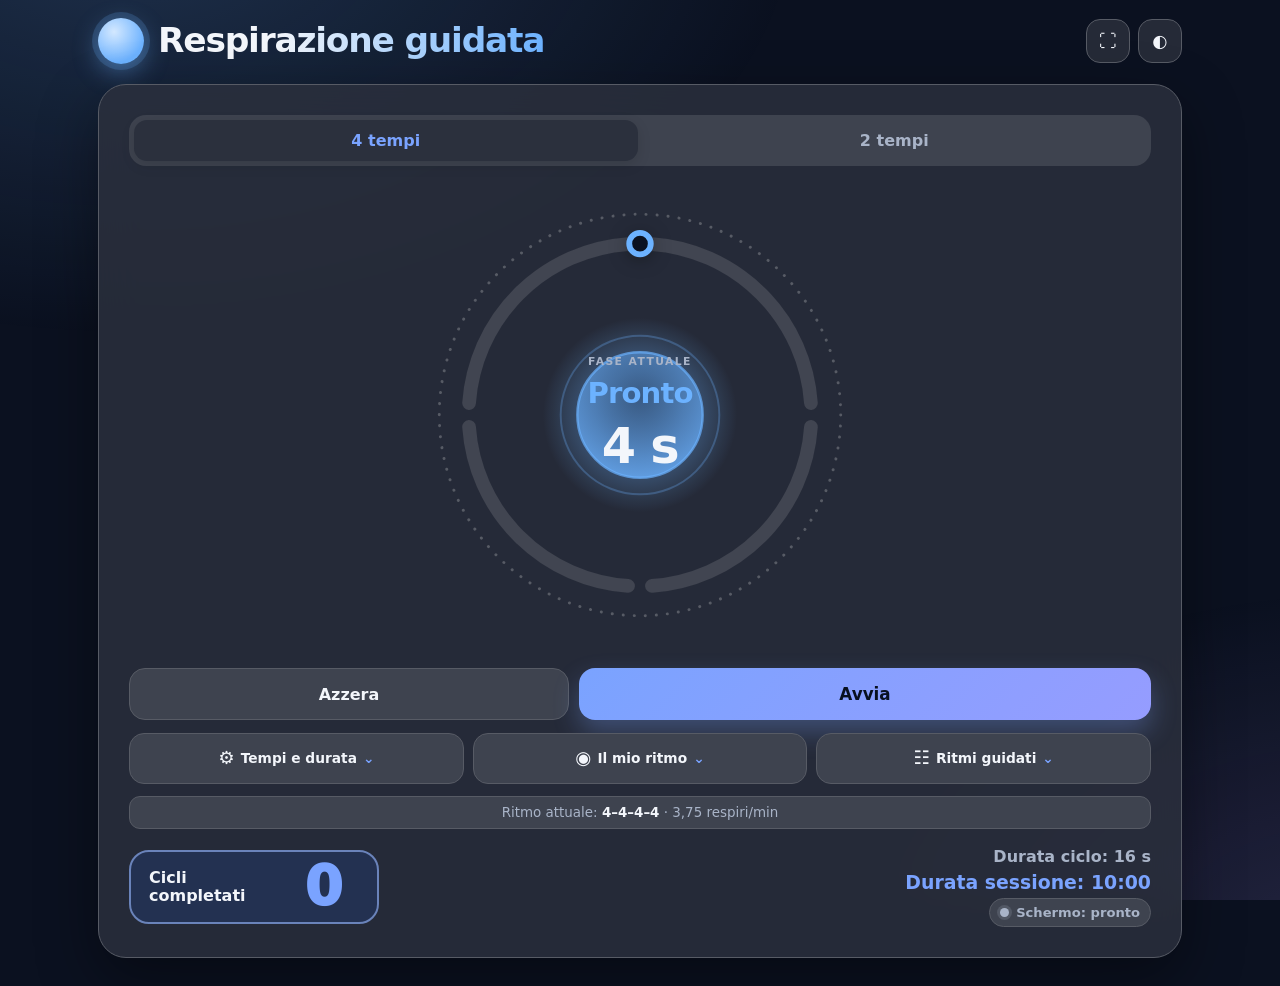
<file: index_prima_schermo_intero_2026-10-15.html>
<!DOCTYPE html>
<html lang="it" data-theme="dark">
<head>
  <meta charset="UTF-8" />
  <meta name="viewport" content="width=device-width, initial-scale=1, viewport-fit=cover" />
  <meta name="theme-color" content="#0b1120" />
  <title>Respirazione guidata</title>
  <link rel="manifest" href="./manifest.webmanifest" />
  <link rel="icon" type="image/svg+xml" href="./icon.svg" />
  <link rel="apple-touch-icon" sizes="192x192" href="./icon-192.png" />
  <meta name="apple-mobile-web-app-capable" content="yes" />
  <meta name="apple-mobile-web-app-title" content="Respirazione" />
  <meta name="apple-mobile-web-app-status-bar-style" content="black-translucent" />
  <style>
    @property --pc {
      syntax: '<color>';
      inherits: true;
      initial-value: #1e88e5;
    }

    :root {
      color-scheme: light;
      --bg: #f3f6fc;
      --text: #172033;
      --muted: #5f6b80;
      --accent: #246bfd;
      --accent-soft: color-mix(in srgb, var(--accent) 14%, var(--bg));
      --panel: color-mix(in srgb, var(--bg) 30%, #fff);
      --panel-2: color-mix(in srgb, var(--bg) 84%, #27406b);
      --border: color-mix(in srgb, var(--bg) 74%, #27406b);
      --ring-base: color-mix(in srgb, var(--bg) 80%, #27406b);
      --success: #168f67;
      --warning: #c57a09;
      --danger: #c63e45;
      --shadow: 0 22px 60px rgba(23, 32, 51, .13);
      --marker: #ffffff;
      --c-inhale: #1e88e5;
      --c-holdIn: #d98a00;
      --c-exhale: #17a673;
      --c-holdOut: #8b5cf6;
      --orb-hi: color-mix(in srgb, var(--pc) 30%, #fff);
      --pc: var(--c-inhale);
      transition: --pc .8s ease;
    }

    html[data-theme="dark"] {
      color-scheme: dark;
      --bg: #0b1120;
      --text: #f3f6fb;
      --muted: #a9b4c8;
      --accent: #7aa3ff;
      --accent-soft: color-mix(in srgb, var(--accent) 22%, var(--bg));
      --panel: color-mix(in srgb, var(--bg) 87%, #fff);
      --panel-2: color-mix(in srgb, var(--bg) 79%, #fff);
      --border: color-mix(in srgb, var(--bg) 69%, #fff);
      --ring-base: color-mix(in srgb, var(--bg) 78%, #fff);
      --success: #58d0a7;
      --warning: #f2b85b;
      --danger: #ff8389;
      --shadow: 0 22px 60px rgba(0, 0, 0, .4);
      --marker: #0b1120;
      --c-inhale: #6cb2ff;
      --c-holdIn: #ffc65c;
      --c-exhale: #4fdcae;
      --c-holdOut: #b794ff;
      --orb-hi: color-mix(in srgb, var(--pc) 45%, var(--bg));
    }

    * { box-sizing: border-box; }

    html { background: var(--bg); }

    body {
      margin: 0;
      min-height: 100vh;
      font-family: Inter, ui-sans-serif, system-ui, -apple-system, BlinkMacSystemFont, "Segoe UI", sans-serif;
      background: var(--bg);
      color: var(--text);
      transition: background-color .4s ease, color .4s ease;
    }

    body::before {
      content: "";
      position: fixed;
      inset: 0;
      z-index: 0;
      pointer-events: none;
      background:
        radial-gradient(60rem 38rem at 10% -10%, color-mix(in srgb, var(--pc) 20%, transparent), transparent 70%),
        radial-gradient(46rem 34rem at 105% 108%, color-mix(in srgb, var(--c-holdOut) 15%, transparent), transparent 70%);
    }

    button, input { font: inherit; }
    button { touch-action: manipulation; }

    .app {
      position: relative;
      z-index: 1;
      width: min(1120px, 100%);
      margin: 0 auto;
      padding: max(18px, env(safe-area-inset-top)) 18px max(28px, env(safe-area-inset-bottom));
    }

    .topbar {
      display: flex;
      align-items: center;
      justify-content: space-between;
      gap: 16px;
      margin-bottom: 20px;
    }

    .brand { display: flex; align-items: center; gap: 14px; }

    .logo {
      width: 46px;
      height: 46px;
      border-radius: 50%;
      flex: 0 0 auto;
      background:
        radial-gradient(circle at 35% 30%, color-mix(in srgb, var(--pc) 30%, #fff), var(--pc) 70%);
      box-shadow: 0 0 0 6px color-mix(in srgb, var(--pc) 18%, transparent), 0 8px 26px color-mix(in srgb, var(--pc) 45%, transparent);
      animation: logoBreath 6s ease-in-out infinite;
    }

    @keyframes logoBreath {
      0%, 100% { transform: scale(.88); }
      50% { transform: scale(1); }
    }

    .brand h1 {
      font-size: clamp(1.45rem, 2.7vw, 2.15rem);
      line-height: 1.1;
      margin: 0;
      letter-spacing: -.035em;
      background: linear-gradient(90deg, var(--text) 30%, var(--pc));
      -webkit-background-clip: text;
      background-clip: text;
      color: transparent;
    }

    .brand p { margin: 5px 0 0; color: var(--muted); font-size: .95rem; }

    .icon-row { display: flex; gap: 8px; }

    .icon-btn {
      width: 44px;
      height: 44px;
      border-radius: 14px;
      border: 1px solid var(--border);
      background: color-mix(in srgb, var(--panel) 85%, transparent);
      color: var(--text);
      cursor: pointer;
      display: grid;
      place-items: center;
      font-size: 1.1rem;
      transition: border-color .2s, transform .15s;
    }
    .icon-btn:hover { border-color: var(--accent); }
    .icon-btn:active { transform: scale(.94); }

    .layout {
      display: grid;
      grid-template-columns: minmax(0, 1.55fr) minmax(310px, .75fr);
      gap: 18px;
      align-items: start;
    }

    .card {
      background: color-mix(in srgb, var(--panel) 84%, transparent);
      border: 1px solid var(--border);
      border-radius: 28px;
      box-shadow: var(--shadow);
      backdrop-filter: blur(20px);
      -webkit-backdrop-filter: blur(20px);
    }

    .main-card { padding: clamp(18px, 3vw, 30px); }
    .settings-card { padding: 20px; position: sticky; top: 14px; max-height: calc(100vh - 28px); overflow-y: auto; }

    .mode-switch {
      display: grid;
      grid-template-columns: 1fr 1fr;
      gap: 5px;
      padding: 5px;
      background: var(--panel-2);
      border-radius: 17px;
      margin-bottom: 14px;
    }

    .mode-switch button {
      border: 0;
      border-radius: 13px;
      padding: 11px 12px;
      color: var(--muted);
      background: transparent;
      cursor: pointer;
      font-weight: 750;
      transition: .2s ease;
    }

    .mode-switch button.active {
      background: var(--panel);
      color: var(--accent);
      box-shadow: 0 4px 14px rgba(0, 0, 0, .12);
    }

    /* ---------- Stage: orb + anello progressivo ---------- */
    .stage {
      position: relative;
      width: min(100%, 470px);
      aspect-ratio: 1;
      margin: 0 auto;
      container-type: inline-size;
    }

    #breathRing { width: 100%; height: 100%; display: block; overflow: visible; }

    .dots {
      fill: none;
      stroke: var(--border);
      stroke-width: 3;
      stroke-linecap: round;
      stroke-dasharray: .1 11.2;
      transform-box: view-box;
      transform-origin: 240px 240px;
      animation: spin 120s linear infinite;
    }
    @keyframes spin { to { transform: rotate(360deg); } }

    .ring-base {
      fill: none;
      stroke: var(--ring-base);
      stroke-width: 14;
      stroke-linecap: round;
    }

    .ring-active {
      fill: none;
      stroke: var(--seg);
      stroke-width: 14;
      stroke-linecap: round;
      filter: drop-shadow(0 0 7px color-mix(in srgb, var(--seg) 75%, transparent));
    }

    .orb-stop-a { stop-color: var(--orb-hi); stop-opacity: .72; }
    .orb-stop-b { stop-color: var(--pc); stop-opacity: .9; }
    .aura-stop-a { stop-color: var(--pc); stop-opacity: .38; }
    .aura-stop-b { stop-color: var(--pc); stop-opacity: 0; }

    .orb-core { stroke: var(--pc); stroke-opacity: .7; stroke-width: 2.5; }
    .orb-echo { fill: none; stroke: var(--pc); stroke-opacity: .28; stroke-width: 2; }

    .marker {
      fill: var(--marker);
      stroke: var(--pc);
      stroke-width: 6;
      filter: drop-shadow(0 3px 9px rgba(0, 0, 0, .3));
    }

    .stage-center {
      position: absolute;
      inset: 0;
      display: flex;
      flex-direction: column;
      align-items: center;
      justify-content: center;
      text-align: center;
      padding: 0 24%;
      pointer-events: none;
    }

    .eyebrow {
      color: var(--muted);
      font-size: clamp(.58rem, 2.3cqw, .76rem);
      font-weight: 800;
      text-transform: uppercase;
      letter-spacing: .13em;
    }

    .phase-name {
      margin: .35em 0 0;
      font-size: clamp(1.1rem, 6.2cqw, 2rem);
      line-height: 1.04;
      letter-spacing: -.03em;
      text-wrap: balance;
    }

    .countdown {
      margin-top: .18em;
      font-variant-numeric: tabular-nums;
      font-size: clamp(1.4rem, 10.5cqw, 3.1rem);
      font-weight: 850;
      letter-spacing: -.03em;
      color: var(--text);
    }

    .phase-inhale  { color: var(--c-inhale); }
    .phase-holdIn  { color: var(--c-holdIn); }
    .phase-exhale  { color: var(--c-exhale); }
    .phase-holdOut { color: var(--c-holdOut); }

    .legend {
      display: flex;
      flex-wrap: wrap;
      justify-content: center;
      gap: 8px;
      margin-top: 14px;
    }

    .chip {
      display: inline-flex;
      align-items: center;
      gap: 7px;
      padding: 7px 12px;
      border: 1px solid var(--border);
      border-radius: 999px;
      background: var(--panel-2);
      color: var(--muted);
      font-size: .82rem;
      font-weight: 750;
      transition: .25s ease;
    }
    .chip i { width: 10px; height: 10px; border-radius: 50%; background: var(--chip); }
    .chip b { color: var(--text); font-variant-numeric: tabular-nums; }
    .chip.active {
      border-color: var(--chip);
      color: var(--text);
      box-shadow: 0 0 0 3px color-mix(in srgb, var(--chip) 24%, transparent);
    }

    /* ---------- Controlli ---------- */
    .controls {
      display: grid;
      grid-template-columns: auto minmax(150px, 1fr) auto;
      gap: 10px;
      align-items: center;
      margin-top: 18px;
    }

    .btn {
      border: 0;
      border-radius: 16px;
      min-height: 52px;
      padding: 0 20px;
      cursor: pointer;
      font-weight: 800;
      transition: transform .15s ease, box-shadow .2s ease;
    }
    .btn:active { transform: scale(.97); }

    .btn-primary {
      background: linear-gradient(135deg, var(--accent), color-mix(in srgb, var(--accent) 55%, var(--c-holdOut)));
      color: white;
      box-shadow: 0 12px 26px color-mix(in srgb, var(--accent) 30%, transparent);
      font-size: 1.05rem;
    }
    html[data-theme="dark"] .btn-primary { color: #081020; }

    .btn-secondary {
      background: var(--panel-2);
      color: var(--text);
      border: 1px solid var(--border);
    }

    .status-row {
      display: flex;
      justify-content: space-between;
      align-items: center;
      gap: 14px;
      flex-wrap: wrap;
      padding-top: 18px;
      color: var(--muted);
      font-size: .9rem;
    }

    .cycle-counter {
      display: flex;
      align-items: center;
      justify-content: space-between;
      gap: 18px;
      min-width: 250px;
      padding: 12px 18px;
      border: 2px solid color-mix(in srgb, var(--accent) 55%, var(--border));
      border-radius: 20px;
      background: var(--accent-soft);
      color: var(--text);
    }

    .cycle-counter-label { font-size: 1rem; line-height: 1.15; font-weight: 850; }

    .cycle-counter-number {
      min-width: 1.35em;
      color: var(--accent);
      font-size: clamp(2.3rem, 6vw, 3.4rem);
      line-height: .85;
      font-weight: 950;
      text-align: center;
      font-variant-numeric: tabular-nums;
      letter-spacing: -.04em;
    }

    .total-status { font-size: 1rem; font-weight: 750; }

    .session-status {
      display: flex;
      flex-direction: column;
      align-items: flex-end;
      gap: 5px;
      text-align: right;
    }

    .session-remaining {
      color: var(--accent);
      font-size: 1.18rem;
      font-weight: 900;
      font-variant-numeric: tabular-nums;
    }

    .wake-indicator {
      display: inline-flex;
      align-items: center;
      gap: 7px;
      padding: 6px 10px;
      border: 1px solid var(--border);
      border-radius: 999px;
      background: var(--panel-2);
      color: var(--muted);
      font-size: .82rem;
      font-weight: 800;
    }
    .wake-indicator::before {
      content: "";
      width: 9px; height: 9px;
      border-radius: 50%;
      background: var(--muted);
      box-shadow: 0 0 0 3px color-mix(in srgb, var(--muted) 18%, transparent);
    }
    .wake-indicator.active { color: var(--success); border-color: color-mix(in srgb, var(--success) 55%, var(--border)); }
    .wake-indicator.active::before { background: var(--success); box-shadow: 0 0 0 3px color-mix(in srgb, var(--success) 20%, transparent); }
    .wake-indicator.fallback { color: var(--warning); border-color: color-mix(in srgb, var(--warning) 55%, var(--border)); }
    .wake-indicator.fallback::before { background: var(--warning); box-shadow: 0 0 0 3px color-mix(in srgb, var(--warning) 20%, transparent); }
    .wake-indicator.failed { color: var(--danger); border-color: color-mix(in srgb, var(--danger) 55%, var(--border)); }
    .wake-indicator.failed::before { background: var(--danger); box-shadow: 0 0 0 3px color-mix(in srgb, var(--danger) 20%, transparent); }

    /* ---------- Impostazioni ---------- */
    .settings-head {
      display: flex;
      align-items: center;
      justify-content: space-between;
      gap: 12px;
      margin-bottom: 14px;
    }
    .settings-head h2 { margin: 0; font-size: 1.12rem; }

    .phase-tabs {
      display: grid;
      grid-template-columns: repeat(2, minmax(0, 1fr));
      gap: 8px;
      margin-bottom: 16px;
    }

    .phase-tab {
      border: 1px solid var(--border);
      border-top: 4px solid var(--chip);
      background: var(--panel-2);
      color: var(--text);
      border-radius: 14px;
      padding: 10px 9px 12px;
      cursor: pointer;
      min-height: 58px;
      font-weight: 750;
      line-height: 1.15;
    }
    .phase-tab small {
      display: block;
      margin-top: 4px;
      color: var(--muted);
      font-variant-numeric: tabular-nums;
      font-weight: 700;
    }
    .phase-tab.active {
      border-color: var(--chip);
      border-top-color: var(--chip);
      background: color-mix(in srgb, var(--chip) 16%, var(--panel-2));
    }

    .time-editor {
      background: var(--panel-2);
      border: 1px solid var(--border);
      border-radius: 18px;
      padding: 16px;
    }

    .editor-title {
      display: flex;
      justify-content: space-between;
      gap: 10px;
      align-items: baseline;
      margin-bottom: 13px;
    }
    .editor-title strong { font-size: 1rem; }
    .editor-title span { color: var(--muted); font-size: .85rem; }

    .stepper {
      display: grid;
      grid-template-columns: 54px 1fr 54px;
      gap: 9px;
      align-items: center;
    }

    .stepper button {
      height: 54px;
      border-radius: 14px;
      border: 1px solid var(--border);
      background: var(--panel);
      color: var(--text);
      cursor: pointer;
      font-size: 1.5rem;
      font-weight: 600;
    }

    .stepper input {
      min-width: 0;
      height: 54px;
      border: 1px solid var(--border);
      border-radius: 14px;
      background: var(--panel);
      color: var(--text);
      text-align: center;
      font-size: 1.35rem;
      font-weight: 850;
      font-variant-numeric: tabular-nums;
      outline: none;
    }
    .stepper input:focus { border-color: var(--accent); box-shadow: 0 0 0 3px var(--accent-soft); }

    .range { width: 100%; margin-top: 14px; accent-color: var(--accent); }

    .quick-presets {
      display: grid;
      grid-template-columns: repeat(4, 1fr);
      gap: 7px;
      margin-top: 12px;
    }

    .quick-presets button {
      border: 1px solid var(--border);
      background: var(--panel);
      color: var(--text);
      border-radius: 11px;
      padding: 8px 4px;
      cursor: pointer;
      font-weight: 750;
      font-size: .84rem;
    }

    .session-box, .sound-box, .bg-box {
      margin-top: 16px;
      border-top: 1px solid var(--border);
      padding-top: 16px;
    }

    .session-input-row {
      display: grid;
      grid-template-columns: minmax(0, 1fr) auto;
      align-items: center;
      gap: 10px;
      margin-top: 12px;
    }

    .session-input-row input {
      width: 100%;
      height: 48px;
      border: 1px solid var(--border);
      border-radius: 13px;
      background: var(--panel);
      color: var(--text);
      text-align: center;
      font-size: 1.18rem;
      font-weight: 850;
      font-variant-numeric: tabular-nums;
      outline: none;
    }
    .session-input-row input:focus { border-color: var(--accent); box-shadow: 0 0 0 3px var(--accent-soft); }
    .session-input-row span { color: var(--muted); font-weight: 800; }

    .session-presets {
      display: grid;
      grid-template-columns: repeat(4, 1fr);
      gap: 7px;
      margin-top: 9px;
    }

    .session-presets button, .test-sounds-btn {
      border: 1px solid var(--border);
      background: var(--panel);
      color: var(--text);
      border-radius: 11px;
      padding: 9px 5px;
      cursor: pointer;
      font-weight: 800;
    }

    .session-hint { margin: 9px 0 0; color: var(--muted); font-size: .78rem; line-height: 1.35; }

    .test-sounds-btn {
      width: 100%;
      margin-top: 12px;
      color: var(--accent);
      border-color: color-mix(in srgb, var(--accent) 45%, var(--border));
      background: var(--accent-soft);
    }

    .switch-line { display: flex; align-items: center; justify-content: space-between; gap: 14px; }
    .switch-copy strong { display: block; }
    .switch-copy span { color: var(--muted); font-size: .83rem; }

    .toggle {
      width: 54px;
      height: 30px;
      background: var(--border);
      border: 0;
      border-radius: 999px;
      padding: 3px;
      cursor: pointer;
      transition: .2s ease;
      flex: 0 0 auto;
    }
    .toggle::after {
      content: "";
      display: block;
      width: 24px; height: 24px;
      background: white;
      border-radius: 50%;
      box-shadow: 0 2px 7px rgba(0,0,0,.2);
      transition: transform .2s ease;
    }
    .toggle.on { background: var(--accent); }
    .toggle.on::after { transform: translateX(24px); }

    .volume-row { margin-top: 13px; }
    .volume-row label { display: flex; justify-content: space-between; color: var(--muted); font-size: .84rem; }
    .volume-row input { width: 100%; margin-top: 7px; accent-color: var(--accent); }

    /* ---------- Sfondo ---------- */
    .swatches {
      display: grid;
      grid-template-columns: repeat(5, 1fr);
      gap: 9px;
      margin-top: 12px;
    }

    .swatch {
      aspect-ratio: 1;
      border-radius: 50%;
      border: 2px solid var(--border);
      background: var(--sw);
      cursor: pointer;
      padding: 0;
      transition: transform .15s ease, border-color .2s;
    }
    .swatch:hover { transform: scale(1.08); }
    .swatch.active {
      border-color: var(--accent);
      box-shadow: 0 0 0 3px var(--accent-soft);
    }

    .bg-custom-row {
      display: grid;
      grid-template-columns: 1fr auto;
      gap: 9px;
      margin-top: 12px;
      align-items: center;
    }

    .color-pick {
      display: flex;
      align-items: center;
      gap: 10px;
      padding: 7px 10px;
      border: 1px solid var(--border);
      border-radius: 12px;
      background: var(--panel);
      font-size: .86rem;
      font-weight: 750;
      cursor: pointer;
    }
    .color-pick input {
      width: 34px; height: 34px;
      border: 0; padding: 0;
      border-radius: 9px;
      background: none;
      cursor: pointer;
    }

    .mini-btn {
      border: 1px solid var(--border);
      background: var(--panel);
      color: var(--text);
      border-radius: 12px;
      padding: 12px 12px;
      cursor: pointer;
      font-weight: 800;
      font-size: .84rem;
    }

    .apply-note { margin: 14px 0 0; color: var(--muted); font-size: .82rem; line-height: 1.4; }


    /* ---------- Registrazione del ritmo ideale ---------- */
    .record-card { margin-top: 18px; padding: clamp(18px, 3vw, 28px); }
    .record-head { display: flex; align-items: center; justify-content: space-between; gap: 18px; flex-wrap: wrap; }
    .record-head h2 { margin: 0 0 6px; font-size: 1.3rem; letter-spacing: -.02em; }
    .record-head p { margin: 0; color: var(--muted); max-width: 62ch; line-height: 1.45; }
    .record-steps {
      list-style: none; counter-reset: rs; margin: 18px 0 0; padding: 0;
      display: grid; grid-template-columns: repeat(auto-fit, minmax(180px, 1fr)); gap: 10px;
    }
    .record-steps li {
      counter-increment: rs; position: relative;
      padding: 12px 14px 12px 50px; border: 1px solid var(--border); border-radius: 16px;
      background: var(--panel-2); font-size: .9rem; line-height: 1.35; color: var(--muted);
    }
    .record-steps li::before {
      content: counter(rs); position: absolute; left: 12px; top: 50%; transform: translateY(-50%);
      width: 28px; height: 28px; border-radius: 50%; display: grid; place-items: center;
      font-weight: 900; color: #fff; background: var(--chip);
    }
    html[data-theme="dark"] .record-steps li::before { color: #081020; }
    .record-steps li b { color: var(--text); }
    .record-result { margin-top: 18px; padding-top: 18px; border-top: 1px solid var(--border); }
    .record-result h3 { margin: 0 0 12px; font-size: 1.05rem; }
    .record-values { display: grid; grid-template-columns: repeat(auto-fit, minmax(130px, 1fr)); gap: 10px; }
    .rv {
      border: 1px solid var(--border); border-top: 4px solid var(--chip); border-radius: 16px;
      padding: 12px; background: var(--panel-2); text-align: center;
    }
    .rv small { display: block; color: var(--muted); font-weight: 750; }
    .rv strong { display: block; margin-top: 4px; font-size: 1.7rem; font-variant-numeric: tabular-nums; letter-spacing: -.03em; }
    .rv em { display: block; font-style: normal; color: var(--muted); font-size: .76rem; margin-top: 2px; }
    .record-actions { display: flex; gap: 10px; flex-wrap: wrap; margin-top: 14px; }
    .record-actions .btn { min-height: 48px; }
    .record-note { margin: 12px 0 0; color: var(--muted); font-size: .82rem; line-height: 1.4; }

    .rec-overlay {
      position: fixed; inset: 0; z-index: 60;
      display: flex; flex-direction: column; align-items: center; justify-content: center;
      background: color-mix(in srgb, var(--bg) 93%, transparent);
      -webkit-backdrop-filter: blur(16px); backdrop-filter: blur(16px);
      touch-action: none; user-select: none; -webkit-user-select: none; cursor: pointer;
      -webkit-tap-highlight-color: transparent;
      --pc: var(--c-inhale);
    }
    .rec-close { position: absolute; top: max(16px, env(safe-area-inset-top)); right: 16px; z-index: 2; cursor: pointer; }
    .rec-dots { position: absolute; top: max(26px, calc(env(safe-area-inset-top) + 10px)); left: 50%; transform: translateX(-50%); display: flex; gap: 8px; }
    .rec-dots span { width: 44px; height: 8px; border-radius: 99px; background: var(--ring-base); transition: background .3s; }
    .rec-dots span.done { background: var(--c-dot); }
    .rec-dots span.active { background: var(--c-dot); animation: recPulse 1.1s ease-in-out infinite; }
    @keyframes recPulse { 50% { opacity: .35; } }
    .rec-orb {
      position: absolute; width: min(70vw, 60vh, 420px); aspect-ratio: 1; border-radius: 50%;
      background: radial-gradient(circle at 35% 30%, color-mix(in srgb, var(--pc) 32%, #fff), var(--pc) 72%);
      opacity: .32; transform: scale(.55);
      box-shadow: 0 0 80px color-mix(in srgb, var(--pc) 55%, transparent);
      transition: transform 5s cubic-bezier(.45, 0, .55, 1), background .6s;
      pointer-events: none;
    }
    .rec-orb.grow { transform: scale(1); }
    .rec-orb.shrink { transform: scale(.55); }
    .rec-text { position: relative; text-align: center; padding: 0 24px; pointer-events: none; }
    .rec-phase { margin: 8px 0 0; font-size: clamp(2rem, 9vw, 3.6rem); letter-spacing: -.04em; line-height: 1.05; color: var(--pc); }
    .rec-timer { margin-top: 10px; font-size: clamp(2.6rem, 14vw, 5.4rem); font-weight: 900; font-variant-numeric: tabular-nums; letter-spacing: -.04em; }
    .rec-hint { margin: 14px auto 0; max-width: 28ch; color: var(--muted); font-size: 1.05rem; line-height: 1.4; }

    .rec-skip { position: absolute; bottom: max(30px, calc(env(safe-area-inset-bottom) + 16px)); z-index: 2; cursor: pointer; padding: 0 24px; }
    .rec-skip.hidden { display: none !important; }

    .hidden { display: none !important; }

    .toast {
      position: fixed;
      left: 50%;
      bottom: 20px;
      transform: translate(-50%, 20px);
      background: var(--text);
      color: var(--bg);
      padding: 11px 15px;
      border-radius: 12px;
      font-weight: 700;
      opacity: 0;
      pointer-events: none;
      transition: .25s ease;
      z-index: 20;
      max-width: calc(100vw - 36px);
      text-align: center;
    }
    .toast.show { opacity: 1; transform: translate(-50%, 0); }

    @media (max-width: 820px) {
      .layout { grid-template-columns: 1fr; }
      .settings-card { position: static; max-height: none; overflow: visible; }
    }

    @media (max-width: 520px) {
      .app { padding-left: 12px; padding-right: 12px; }
      .topbar { align-items: flex-start; }
      .brand p { font-size: .84rem; }
      .logo { width: 38px; height: 38px; }
      .main-card, .settings-card { border-radius: 22px; }
      .main-card { padding: 15px; }
      .controls { grid-template-columns: 1fr 1fr; }
      .controls .btn-primary { grid-column: 1 / -1; grid-row: 1; }
      .status-row { display: grid; grid-template-columns: 1fr; font-size: .82rem; }
      .cycle-counter { width: 100%; min-width: 0; }
      .session-status { align-items: center; text-align: center; }
      .total-status { text-align: center; }
    }


    /* Pannelli richiudibili, disposti sotto al cronometro */
    .layout:not(.settings-open) { grid-template-columns: minmax(0, 1fr); }
    .layout:not(.settings-open) .main-card { max-width: 100%; }
    .controls { grid-template-columns: 1fr 1.3fr; }
    .panel-launchers {
      display: grid; grid-template-columns: repeat(3, minmax(0, 1fr));
      gap: 9px; margin-top: 13px;
    }
    .panel-launcher {
      display: flex; align-items: center; justify-content: center;
      flex-wrap: wrap; gap: 6px; min-width: 0; min-height: 51px;
      background: var(--panel-2); border: 1px solid var(--border);
      border-radius: 15px; color: var(--text); cursor: pointer;
      padding: 10px 7px; font-size: .86rem; font-weight: 780;
      line-height: 1.2; text-align: center; transition: background .2s, border-color .2s;
    }
    .panel-launcher:hover, .panel-launcher[aria-expanded="true"] {
      background: var(--accent-soft); border-color: var(--accent);
    }
    .panel-launcher .launch-icon { font-size: 1.15rem; }
    .panel-launcher:focus-visible, .preset-option:focus-visible { outline: 3px solid var(--accent); outline-offset: 3px; }
    .panel-launcher[aria-expanded="true"] .launch-arrow { transform: rotate(180deg); }
    .launch-arrow { display: inline-block; transition: transform .2s; color: var(--accent); }
    .active-rhythm {
      margin: 12px 0 0; padding: 8px 11px; text-align: center;
      background: var(--panel-2); border: 1px solid var(--border);
      border-radius: 11px; color: var(--muted); font-size: .84rem;
    }
    .active-rhythm strong { color: var(--text); }
    .settings-card { align-self: start; }
    .panel-header { display: flex; align-items: flex-start; justify-content: space-between; gap: 12px; }
    .record-head-actions { display: flex; gap: 9px; align-items: center; flex-wrap: wrap; }
    .presets-card { padding: clamp(18px, 3vw, 28px); margin-top: 18px; }
    .presets-card h2 { font-size: 1.3rem; margin: 0 0 6px; letter-spacing: -.02em; }
    .presets-card .panel-subtitle { color: var(--muted); margin: 0; line-height: 1.5; }
    .preset-group { margin-top: 24px; }
    .preset-group h3 { font-size: 1.05rem; margin: 0 0 4px; }
    .preset-group .group-note { color: var(--muted); margin: 0 0 11px; font-size: .84rem; }
    .preset-list { display: grid; grid-template-columns: repeat(2, minmax(0, 1fr)); gap: 10px; }
    .preset-option {
      display: flex; flex-direction: column; gap: 6px; width: 100%; min-width: 0;
      padding: 14px; border: 1px solid var(--border); border-radius: 17px;
      color: var(--text); background: var(--panel-2); cursor: pointer;
      text-align: left; font: inherit; transition: background .2s, border-color .2s, transform .12s;
    }
    .preset-option:hover { border-color: var(--accent); }
    .preset-option:active { transform: scale(.99); }
    .preset-option.selected { border: 2px solid var(--accent); padding: 13px; background: var(--accent-soft); }
    .preset-option-top { display: flex; align-items: center; justify-content: space-between; gap: 8px; flex-wrap: wrap; }
    .preset-time { font-size: 1.09rem; font-weight: 900; font-variant-numeric: tabular-nums; letter-spacing: .01em; }
    .preset-rpm { color: var(--accent); font-size: .81rem; font-weight: 800; }
    .preset-desc { color: var(--muted); font-size: .87rem; line-height: 1.4; }
    .preset-option.selected .preset-desc { color: var(--text); }
    .preset-choice { font-size: .77rem; color: var(--success); font-weight: 800; min-height: 1em; }
    .preset-caution { margin: 19px 0 0; font-size: .84rem; line-height: 1.5; color: var(--muted); }
    .favorite-group {
      border: 1px solid color-mix(in srgb, var(--accent) 48%, var(--border));
      border-radius: 18px; background: var(--accent-soft);
      padding: 16px; margin-top: 18px;
    }
    .favorite-group h3 { font-size: 1.15rem; }
    .favorite-group .preset-option { background: var(--panel); }
    .favorite-actions { margin-top: 12px; display: flex; gap: 8px; flex-wrap: wrap; }
    .favorite-actions .mini-btn { flex: 1 1 190px; }

    @media (max-width: 820px) { .layout.settings-open { grid-template-columns: 1fr; } }
    @media (max-width: 640px) { .preset-list { grid-template-columns: 1fr; } }
    @media (max-width: 520px) {
      .controls { grid-template-columns: 1fr 1.3fr; }
      .controls .btn-primary { grid-column: auto; grid-row: auto; }
      .panel-launchers { gap: 6px; }
      .panel-launcher { padding: 9px 5px; font-size: .75rem; }
      .panel-launcher .launch-icon { font-size: 1rem; }
      .panel-launcher .launch-arrow { display: none; }
    }
    [hidden] { display: none !important; }

    .awake-video {
      position: fixed;
      right: 1px;
      bottom: 1px;
      width: 16px;
      height: 16px;
      opacity: .018;
      pointer-events: none;
      z-index: 0;
    }

    @media (prefers-reduced-motion: reduce) {
      *, *::before, *::after { scroll-behavior: auto !important; transition-duration: .01ms !important; animation: none !important; }
    }
  </style>
</head>
<body>
  <main class="app">
    <header class="topbar">
      <div class="brand">
        <div class="logo" aria-hidden="true"></div>
        <div>
          <h1>Respirazione guidata</h1>
        </div>
      </div>
      <div class="icon-row">
        <button class="icon-btn" id="installAppBtn" type="button" hidden aria-label="Installa applicazione" title="Installa applicazione">⬇</button>
        <button class="icon-btn" id="fullscreenBtn" type="button" aria-label="Schermo intero" title="Schermo intero">⛶</button>
        <button class="icon-btn" id="themeBtn" type="button" aria-label="Cambia tema" title="Tema chiaro o scuro">◐</button>
      </div>
    </header>

    <section class="layout" id="mainLayout">
      <div class="card main-card">
        <div class="mode-switch" role="group" aria-label="Modalità di respirazione">
          <button id="mode4Btn" class="active" type="button">4 tempi</button>
          <button id="mode2Btn" type="button">2 tempi</button>
        </div>

        <div class="stage" role="img" aria-label="Cerchio animato della respirazione">
          <svg id="breathRing" viewBox="0 0 480 480">
            <defs>
              <radialGradient id="orbGrad" cx="50%" cy="36%" r="72%">
                <stop class="orb-stop-a" offset="0%"></stop>
                <stop class="orb-stop-b" offset="100%"></stop>
              </radialGradient>
              <radialGradient id="auraGrad" cx="50%" cy="50%" r="50%">
                <stop class="aura-stop-a" offset="45%"></stop>
                <stop class="aura-stop-b" offset="100%"></stop>
              </radialGradient>
            </defs>
            <circle class="dots" cx="240" cy="240" r="205"></circle>
            <circle id="orbAura" cx="240" cy="240" r="100" fill="url(#auraGrad)"></circle>
            <g id="ringBase"></g>
            <g id="ringActive"></g>
            <circle id="orbEcho" class="orb-echo" cx="240" cy="240" r="80"></circle>
            <circle id="orbCore" class="orb-core" cx="240" cy="240" r="64" fill="url(#orbGrad)"></circle>
            <circle id="marker" class="marker" cx="240" cy="65" r="11"></circle>
          </svg>
          <div class="stage-center">
            <div class="eyebrow">Fase attuale</div>
            <h2 class="phase-name phase-inhale" id="phaseName" aria-live="polite">Pronto</h2>
            <div class="countdown" id="countdown">4,0 s</div>
          </div>
        </div>

        <div class="legend" id="phaseLegend" aria-label="Fasi del ciclo" hidden></div>

        <div class="controls">
          <button class="btn btn-secondary" id="resetBtn" type="button">Azzera</button>
          <button class="btn btn-primary" id="startBtn" type="button">Avvia</button>
        </div>
        <div class="panel-launchers" role="group" aria-label="Apri o chiudi i pannelli dell'esercizio">
          <button class="panel-launcher" id="settingsBtn" type="button" aria-controls="settingsPanel" aria-expanded="false"><span class="launch-icon" aria-hidden="true">⚙</span> Tempi e durata <span class="launch-arrow" aria-hidden="true">⌄</span></button>
          <button class="panel-launcher" id="recordPanelBtn" type="button" aria-controls="recordCard" aria-expanded="false"><span class="launch-icon" aria-hidden="true">◉</span> Il mio ritmo <span class="launch-arrow" aria-hidden="true">⌄</span></button>
          <button class="panel-launcher" id="presetsPanelBtn" type="button" aria-controls="presetsPanel" aria-expanded="false"><span class="launch-icon" aria-hidden="true">☷</span> Ritmi guidati <span class="launch-arrow" aria-hidden="true">⌄</span></button>
        </div>
        <p class="active-rhythm" id="activeRhythm" aria-live="polite">Ritmo attuale: <strong>4–4–4–4</strong></p>

        <div class="status-row">
          <div class="cycle-counter" aria-live="polite" aria-label="Numero di cicli completati">
            <span class="cycle-counter-label">Cicli<br>completati</span>
            <strong class="cycle-counter-number" id="cycleLabel">0</strong>
          </div>
          <div class="session-status">
            <span class="total-status" id="totalLabel">Durata ciclo: 16 s</span>
            <span class="session-remaining" id="sessionRemainingLabel">Tempo restante: 10:00</span>
            <span class="wake-indicator" id="wakeStatus">Schermo: pronto</span>
          </div>
        </div>
      </div>

      <aside class="card settings-card hidden" id="settingsPanel" aria-label="Tempi e durata">
        <div class="settings-head">
          <h2>Definizione dei tempi</h2>
          <button class="icon-btn" id="closeSettingsBtn" type="button" aria-label="Nascondi impostazioni" title="Nascondi">×</button>
        </div>

        <div class="phase-tabs" id="phaseTabs" aria-label="Scegli la fase da modificare"></div>

        <div class="time-editor">
          <div class="editor-title">
            <strong id="editorPhaseName">Inspirazione con il naso</strong>
            <span>da 0 a 30 s · con 0 la fase viene saltata</span>
          </div>
          <div class="stepper">
            <button id="minusBtn" type="button" aria-label="Diminuisci il tempo">−</button>
            <input id="timeInput" type="number" min="0" max="30" step="0.5" inputmode="decimal" aria-label="Durata in secondi" />
            <button id="plusBtn" type="button" aria-label="Aumenta il tempo">+</button>
          </div>
          <input class="range" id="timeRange" type="range" min="0" max="30" step="0.5" aria-label="Durata della fase" />
          <div class="quick-presets">
            <button type="button" data-value="0">0 s</button>
            <button type="button" data-value="2">2 s</button>
            <button type="button" data-value="4">4 s</button>
            <button type="button" data-value="6">6 s</button>
          </div>
        </div>

        <div class="bg-box">
          <div class="switch-copy">
            <strong>Colore di sfondo</strong>
            <span>Scegli un'atmosfera o un colore tuo: testi e pannelli si adattano da soli</span>
          </div>
          <div class="swatches" id="bgSwatches" role="group" aria-label="Colori di sfondo predefiniti"></div>
          <div class="bg-custom-row">
            <label class="color-pick">
              <input type="color" id="bgCustom" value="#0b1120" aria-label="Colore di sfondo personalizzato" />
              <span>Colore personalizzato</span>
            </label>
            <button class="mini-btn" id="bgResetBtn" type="button">Predefinito</button>
          </div>
        </div>

        <div class="session-box">
          <div class="switch-copy">
            <strong>Durata della sessione</strong>
            <span>Al termine l'esercizio si arresta e il blocco dello schermo viene rilasciato</span>
          </div>
          <div class="session-input-row">
            <input id="sessionMinutesInput" type="number" min="0" max="180" step="1" inputmode="numeric" value="10" aria-label="Durata della sessione in minuti; zero significa senza limite" />
            <span>minuti</span>
          </div>
          <div class="session-presets" aria-label="Durate rapide della sessione">
            <button type="button" data-session-minutes="5">5 min</button>
            <button type="button" data-session-minutes="10">10 min</button>
            <button type="button" data-session-minutes="15">15 min</button>
            <button type="button" data-session-minutes="0">Senza limite</button>
          </div>
          <p class="session-hint" id="sessionHint">Imposta 0 per lasciare la sessione senza limite.</p>
          <p class="session-hint" id="wakeHint">Il programma prova sia il blocco ufficiale sia una riproduzione video continua. Un file aperto dalla cartella Download non può però imporre a MagicOS di ignorare sempre il time-out.</p>
        </div>

        <div class="sound-box">
          <div class="switch-line">
            <div class="switch-copy">
              <strong>Segnali sonori</strong>
              <span>Campane morbide a inizio fase: note che salgono per inspirare, scendono per espirare; acute per il trattenimento a polmoni pieni, gravi a polmoni vuoti</span>
            </div>
            <button class="toggle" id="soundToggle" type="button" role="switch" aria-checked="false" aria-label="Attiva segnali sonori"></button>
          </div>
          <div class="volume-row">
            <label for="volumeRange"><span>Volume</span><span id="volumeValue">85%</span></label>
            <input id="volumeRange" type="range" min="0" max="100" value="85" />
          </div>
          <button class="test-sounds-btn" id="testSoundsBtn" type="button">Attiva e prova tutti i segnali</button>
          <p class="session-hint" id="audioStatus">Audio non ancora attivato. Premi il pulsante di prova una volta.</p>
        </div>

        <p class="apply-note">Le modifiche vengono salvate automaticamente. Se il ciclo è in corso, i nuovi tempi saranno applicati dal ciclo successivo. Il cursore regola il volume relativo del programma; il livello massimo reale dipende comunque dal volume multimediale impostato con i tasti del telefono.</p>
      </aside>
    </section>

    <section class="card record-card hidden" id="recordCard" aria-labelledby="recTitle">
      <div class="record-head">
        <div>
          <h2 id="recTitle">Trova il tuo ritmo ideale</h2>
          <p>Respira come ti viene naturale e tocca lo schermo a ogni cambio di fase: il programma misura da solo i quattro tempi.</p>
        </div>
        <div class="record-head-actions">
          <button class="btn btn-primary" id="recStartBtn" type="button">Registra il mio ritmo</button>
          <button class="icon-btn" id="closeRecordBtn" type="button" title="Chiudi il pannello" aria-label="Chiudi Trova il tuo ritmo ideale">×</button>
        </div>
      </div>
      <ol class="record-steps">
        <li style="--chip: var(--c-inhale)"><b>Tocca</b> e inizia a inspirare</li>
        <li style="--chip: var(--c-holdIn)"><b>Tocca</b> quando hai finito e trattieni</li>
        <li style="--chip: var(--c-exhale)"><b>Tocca</b> quando hai finito ed espira</li>
        <li style="--chip: var(--c-holdOut)"><b>Tocca</b> quando hai finito e trattieni a vuoto</li>
        <li style="--chip: var(--c-inhale)"><b>Tocca</b> un'ultima volta alla fine della pausa</li>
      </ol>
      <p class="record-note">Se una fase non fa parte del tuo ritmo (per esempio non trattieni il respiro), premi «Salta» nella schermata di registrazione: quella fase varrà 0 secondi e verrà saltata durante l'esercizio.</p>
      <div class="record-result hidden" id="recResult">
        <h3>Il tuo ritmo</h3>
        <div class="record-values" id="recValues"></div>
        <div class="record-actions">
          <button class="btn btn-primary" id="recApplyBtn" type="button">Usa e salva come preferito</button>
          <button class="btn btn-secondary" id="recRetryBtn" type="button">Registra di nuovo</button>
        </div>
        <p class="record-note">I tempi vengono arrotondati al mezzo secondo e applicati alla modalità a 4 tempi. Il ritmo viene anche memorizzato come «Il mio preferito» nei Ritmi guidati, per le prossime sessioni. Puoi sostituirlo con una nuova registrazione o con i tempi impostati a mano.</p>
      </div>
    </section>

    <section class="card presets-card hidden" id="presetsPanel" aria-labelledby="presetsTitle">
      <div class="panel-header">
        <div>
          <h2 id="presetsTitle">Scegli un ritmo respiratorio</h2>
          <p class="panel-subtitle">Tocca uno schema per applicarne immediatamente i tempi all'esercizio. I numeri indicano i secondi di inspirazione, eventuale pausa a polmoni pieni, espirazione e pausa finale.</p>
        </div>
        <button class="icon-btn" id="closePresetsBtn" type="button" aria-label="Chiudi ritmi guidati" title="Chiudi">×</button>
      </div>
      <section class="preset-group favorite-group" id="favoriteSection" aria-labelledby="favoriteTitle">
        <h3 id="favoriteTitle">★ Il mio preferito</h3>
        <p class="group-note" id="favoriteHint">Non hai ancora salvato un ritmo personale. Registralo in «Il mio ritmo», oppure usa il pulsante qui sotto per memorizzare i tempi attuali.</p>
        <div class="preset-list">
          <button type="button" id="favoriteOption" class="preset-option" aria-pressed="false" hidden>
            <span class="preset-option-top"><span class="preset-time" id="favoritePattern"></span><span class="preset-rpm" id="favoriteRate"></span></span>
            <span class="preset-desc">Il tuo ritmo personale memorizzato su questo dispositivo</span>
            <span class="preset-choice" aria-hidden="true"></span>
          </button>
        </div>
        <div class="favorite-actions">
          <button class="mini-btn" type="button" id="saveFavoriteCurrentBtn">★ Salva il ritmo attuale come preferito</button>
          <button class="mini-btn" type="button" id="deleteFavoriteBtn" hidden>Elimina preferito</button>
        </div>
      </section>
      <div id="presetGroups" aria-label="Schemi respiratori disponibili"></div>
      <p class="preset-caution">Il preferito viene memorizzato soltanto su questo browser e dispositivo. La prova con il file HTML scaricato e la futura versione online possono avere memorie separate. Non usare la navigazione in incognito se vuoi conservarlo.</p>
      <p class="preset-caution">Indicazioni orientative di benessere, non prescrizioni mediche. Non forzare il ritmo e interrompi in caso di affanno, capogiri o disagio; i ritmi con pause prolungate non sono adatti a tutti.</p>
    </section>
  </main>

  <video id="awakeVideo" class="awake-video" muted loop playsinline preload="auto" aria-hidden="true">
    <source src="[data-uri]" type="video/mp4">
  </video>


  <div class="rec-overlay hidden" id="recOverlay" role="dialog" aria-modal="true" aria-label="Registrazione del ritmo">
    <button class="icon-btn rec-close" id="recCancel" type="button" aria-label="Annulla registrazione">×</button>
    <div class="rec-dots" id="recDots"><span></span><span></span><span></span><span></span></div>
    <div class="rec-orb" id="recOrb"></div>
    <div class="rec-text">
      <div class="eyebrow" id="recEyebrow">Registrazione</div>
      <h2 class="rec-phase" id="recPhase">Pronto?</h2>
      <div class="rec-timer" id="recTimer">&nbsp;</div>
      <p class="rec-hint" id="recHint">Tocca lo schermo in un punto qualsiasi quando inizi a inspirare.</p>
    </div>
    <button class="btn btn-secondary rec-skip hidden" id="recSkip" type="button">Questa fase non c'è: salta (0 s)</button>
  </div>

  <div class="toast" id="toast" role="status"></div>

  <script>
    (() => {
      'use strict';

      const SVGNS = 'http://www.w3.org/2000/svg';
      const CX = 240, CY = 240, RING_R = 175;
      const ORB_MIN = 64, ORB_MAX = 142;
      const SAMPLE_RATE = 44100;
      const DEFAULT_BG = { light: '#f3f6fc', dark: '#0b1120' };

      const PHASES = {
        inhale:  { label: 'Inspirazione con il naso', short: 'Inspirazione con il naso', className: 'phase-inhale', default: 4 },
        holdIn:  { label: 'Trattenimento', short: 'Trattieni', className: 'phase-holdIn', default: 4 },
        exhale:  { label: 'Espirazione con la bocca', short: 'Espirazione con la bocca', className: 'phase-exhale', default: 4 },
        holdOut: { label: 'Pausa finale', short: 'Trattieni', className: 'phase-holdOut', default: 4 }
      };

      const MODE_PHASES = {
        4: ['inhale', 'holdIn', 'exhale', 'holdOut'],
        2: ['inhale', 'exhale']
      };

      const BG_PRESETS = [
        { name: 'Notte', color: '#0b1120' },
        { name: 'Oceano', color: '#0b2b3b' },
        { name: 'Foresta', color: '#0f2a21' },
        { name: 'Viola', color: '#1c1436' },
        { name: 'Bordeaux', color: '#34172a' },
        { name: 'Alba', color: '#fdeee4' },
        { name: 'Menta', color: '#e2f4ec' },
        { name: 'Cielo', color: '#e4effd' },
        { name: 'Lavanda', color: '#eee8fb' },
        { name: 'Sabbia', color: '#f4eee1' }
      ];

      // Suoni: campane morbide. Salgono per inspirare, scendono per espirare;
      // i trattenimenti sono un doppio tocco (acuto a polmoni pieni, grave a polmoni vuoti).
      const SOUND_DEFS = {
        inhale:  { len: 2.2, notes: [{ t: 0, f: 523.25, a: 1 }, { t: .17, f: 659.25, a: .9 }, { t: .34, f: 783.99, a: .95 }] },
        holdIn:  { len: 1.9, notes: [{ t: 0, f: 783.99, a: 1 }, { t: .38, f: 783.99, a: .55 }] },
        exhale:  { len: 2.4, notes: [{ t: 0, f: 783.99, a: 1 }, { t: .17, f: 659.25, a: .9 }, { t: .34, f: 523.25, a: .95 }] },
        holdOut: { len: 2.1, notes: [{ t: 0, f: 293.66, a: 1 }, { t: .42, f: 293.66, a: .55 }] },
        completion: { len: 3.4, notes: [{ t: 0, f: 523.25, a: .9 }, { t: .24, f: 659.25, a: .9 }, { t: .48, f: 783.99, a: .9 }, { t: .72, f: 1046.5, a: 1 }] }
      };
      const BELL_PARTIALS = [
        { r: 1,     a: 1,   d: 2.1 },
        { r: 1.004, a: .55, d: 2.4 },
        { r: 2,     a: .42, d: 3.3 },
        { r: 3,     a: .16, d: 4.8 },
        { r: 4.2,   a: .07, d: 6.5 }
      ];

      const state = {
        mode: 4,
        durations: { inhale: 4, holdIn: 4, exhale: 4, holdOut: 4 },
        selectedPhase: 'inhale',
        running: false,
        paused: false,
        phaseIndex: 0,
        phaseStartedAt: 0,
        phaseElapsedBeforePause: 0,
        cycles: 0,
        sound: false,
        volume: 0.85,
        sessionMinutes: 10,
        sessionStartedAt: 0,
        sessionElapsedBeforePause: 0,
        sessionEndTimer: null,
        sessionCompleted: false,
        animationId: null,
        audioContext: null,
        audioMaster: null,
        audioCompressor: null,
        audioElements: {},
        audioUrls: [],
        audioReady: false,
        audioLastError: '',
        wakeLock: null,
        wakeFallbackActive: false,
        wakeWatchdogId: null,
        wakeRequestPending: false,
        wakeFailureReason: '',
        activeSnapshot: null,
        baseTheme: 'dark',
        bgColor: null,
        favorite: null
      };

      const el = {
        mode4Btn: document.getElementById('mode4Btn'),
        mode2Btn: document.getElementById('mode2Btn'),
        phaseName: document.getElementById('phaseName'),
        countdown: document.getElementById('countdown'),
        ringBase: document.getElementById('ringBase'),
        ringActive: document.getElementById('ringActive'),
        marker: document.getElementById('marker'),
        orbCore: document.getElementById('orbCore'),
        orbAura: document.getElementById('orbAura'),
        orbEcho: document.getElementById('orbEcho'),
        phaseLegend: document.getElementById('phaseLegend'),
        startBtn: document.getElementById('startBtn'),
        resetBtn: document.getElementById('resetBtn'),
        settingsBtn: document.getElementById('settingsBtn'),
        settingsPanel: document.getElementById('settingsPanel'),
        closeSettingsBtn: document.getElementById('closeSettingsBtn'),
        phaseTabs: document.getElementById('phaseTabs'),
        editorPhaseName: document.getElementById('editorPhaseName'),
        minusBtn: document.getElementById('minusBtn'),
        plusBtn: document.getElementById('plusBtn'),
        timeInput: document.getElementById('timeInput'),
        timeRange: document.getElementById('timeRange'),
        soundToggle: document.getElementById('soundToggle'),
        volumeRange: document.getElementById('volumeRange'),
        volumeValue: document.getElementById('volumeValue'),
        cycleLabel: document.getElementById('cycleLabel'),
        totalLabel: document.getElementById('totalLabel'),
        sessionRemainingLabel: document.getElementById('sessionRemainingLabel'),
        wakeStatus: document.getElementById('wakeStatus'),
        sessionMinutesInput: document.getElementById('sessionMinutesInput'),
        sessionHint: document.getElementById('sessionHint'),
        testSoundsBtn: document.getElementById('testSoundsBtn'),
        audioStatus: document.getElementById('audioStatus'),
        wakeHint: document.getElementById('wakeHint'),
        themeBtn: document.getElementById('themeBtn'),
        fullscreenBtn: document.getElementById('fullscreenBtn'),
        awakeVideo: document.getElementById('awakeVideo'),
        toast: document.getElementById('toast'),
        bgSwatches: document.getElementById('bgSwatches'),
        bgCustom: document.getElementById('bgCustom'),
        bgResetBtn: document.getElementById('bgResetBtn')
      };

      function clamp(value, min, max) {
        return Math.min(max, Math.max(min, value));
      }

      function roundHalf(value) {
        return Math.round(value * 2) / 2;
      }

      function fmt(value) {
        return value.toLocaleString('it-IT', { minimumFractionDigits: value % 1 ? 1 : 0, maximumFractionDigits: 1 });
      }

      // Fasi effettivamente eseguite: quelle a zero secondi vengono saltate.
      function runKeysFor(durations, mode) {
        return MODE_PHASES[mode].filter(k => durations[k] > 0);
      }

      function runKeys() {
        return runKeysFor(state.durations, state.mode);
      }

      function currentPhaseKeys() {
        return MODE_PHASES[state.mode];
      }

      function svgEl(name, attrs) {
        const node = document.createElementNS(SVGNS, name);
        Object.entries(attrs || {}).forEach(([k, v]) => node.setAttribute(k, v));
        return node;
      }

      /* ---------- Salvataggio / caricamento ---------- */
      function normalizedFavorite(value) {
        if (!value || (value.mode !== 2 && value.mode !== 4) || !value.durations) return null;
        const durations = {};
        for (const key of Object.keys(PHASES)) {
          if (value.durations[key] === null || value.durations[key] === undefined || value.durations[key] === '') return null;
          const n = Number(value.durations[key]);
          if (!Number.isFinite(n) || n < 0 || n > 30) return null;
          durations[key] = clamp(roundHalf(n), 0, 30);
        }
        if (!runKeysFor(durations, value.mode).length) return null;
        return { mode: value.mode, durations };
      }
      function favoriteFromCurrent() {
        return normalizedFavorite({ mode: state.mode, durations: { ...state.durations } });
      }
      function saveSettings() {
        try {
          localStorage.setItem('breathGuideSettings', JSON.stringify({
            mode: state.mode,
            durations: state.durations,
            sound: state.sound,
            volume: state.volume,
            sessionMinutes: state.sessionMinutes,
            settingsVersion: 5,
            theme: state.baseTheme,
            bgColor: state.bgColor,
            favorite: state.favorite
          }));
          return true;
        } catch (_) {
          // Alcuni visualizzatori di file locali bloccano localStorage.
          // Il programma continua comunque a funzionare per la sessione corrente.
          return false;
        }
      }

      function loadSettings() {
        try {
          const saved = JSON.parse(localStorage.getItem('breathGuideSettings'));
          if (!saved) return;
          if (saved.mode === 2 || saved.mode === 4) state.mode = saved.mode;
          if (saved.durations) {
            for (const key of Object.keys(PHASES)) {
              const n = Number(saved.durations[key]);
              if (Number.isFinite(n)) state.durations[key] = clamp(roundHalf(n), 0, 30);
            }
          }
          [2, 4].forEach(m => {
            if (!MODE_PHASES[m].some(k => state.durations[k] > 0)) state.durations[MODE_PHASES[m][0]] = 4;
          });
          state.sound = Boolean(saved.sound);
          if (Number.isFinite(saved.volume)) state.volume = clamp(saved.volume, 0, 1);
          // Migrazione: le versioni precedenti usavano segnali molto deboli.
          if (!saved.settingsVersion || saved.settingsVersion < 4) state.volume = Math.max(state.volume, .90);
          if (Number.isFinite(saved.sessionMinutes)) state.sessionMinutes = clamp(Math.round(saved.sessionMinutes), 0, 180);
          state.baseTheme = saved.theme === 'light' ? 'light' : 'dark';
          if (typeof saved.bgColor === 'string' && /^#[0-9a-f]{6}$/i.test(saved.bgColor)) state.bgColor = saved.bgColor.toLowerCase();
          state.favorite = normalizedFavorite(saved.favorite);
        } catch (_) {}
      }

      function showToast(message) {
        el.toast.textContent = message;
        el.toast.classList.add('show');
        clearTimeout(showToast.timer);
        showToast.timer = setTimeout(() => el.toast.classList.remove('show'), 1800);
      }

      /* ---------- Tema e colore di sfondo ---------- */
      function luminance(hex) {
        const v = [1, 3, 5].map(i => parseInt(hex.slice(i, i + 2), 16) / 255)
          .map(c => (c <= .03928 ? c / 12.92 : Math.pow((c + .055) / 1.055, 2.4)));
        return .2126 * v[0] + .7152 * v[1] + .0722 * v[2];
      }

      function applyTheme() {
        const root = document.documentElement;
        if (state.bgColor) {
          root.style.setProperty('--bg', state.bgColor);
          root.dataset.theme = luminance(state.bgColor) > .21 ? 'light' : 'dark';
        } else {
          root.style.removeProperty('--bg');
          root.dataset.theme = state.baseTheme;
        }
        const color = state.bgColor || DEFAULT_BG[root.dataset.theme];
        const meta = document.querySelector('meta[name="theme-color"]');
        if (meta) meta.setAttribute('content', color);
        renderBgControls();
      }

      function setBackground(color) {
        state.bgColor = color ? color.toLowerCase() : null;
        applyTheme();
        saveSettings();
      }

      function initBgSwatches() {
        el.bgSwatches.innerHTML = '';
        BG_PRESETS.forEach(p => {
          const b = document.createElement('button');
          b.type = 'button';
          b.className = 'swatch';
          b.title = p.name;
          b.setAttribute('aria-label', `Sfondo ${p.name}`);
          b.dataset.color = p.color;
          b.style.setProperty('--sw', p.color);
          b.addEventListener('click', () => setBackground(p.color));
          el.bgSwatches.appendChild(b);
        });
      }

      function renderBgControls() {
        el.bgSwatches.querySelectorAll('.swatch').forEach(b => {
          b.classList.toggle('active', Boolean(state.bgColor) && b.dataset.color === state.bgColor);
        });
        el.bgCustom.value = state.bgColor || DEFAULT_BG[document.documentElement.dataset.theme] || '#0b1120';
      }

      /* ---------- Modalità e impostazioni tempi ---------- */
      function setMode(mode) {
        if (state.mode === mode) return;
        resetSession(false);
        state.mode = mode;
        if (!runKeys().length) {
          state.durations[MODE_PHASES[mode][0]] = 4;
          showToast('In questa modalità tutte le fasi erano a zero: inspirazione impostata a 4 s.');
        }
        if (!currentPhaseKeys().includes(state.selectedPhase)) state.selectedPhase = 'inhale';
        renderAll();
        saveSettings();
      }

      function renderMode() {
        el.mode4Btn.classList.toggle('active', state.mode === 4);
        el.mode2Btn.classList.toggle('active', state.mode === 2);
        el.mode4Btn.setAttribute('aria-pressed', String(state.mode === 4));
        el.mode2Btn.setAttribute('aria-pressed', String(state.mode === 2));
      }

      function renderPhaseTabs() {
        el.phaseTabs.innerHTML = '';
        const keys = currentPhaseKeys();
        keys.forEach(key => {
          const btn = document.createElement('button');
          btn.type = 'button';
          btn.className = 'phase-tab' + (state.selectedPhase === key ? ' active' : '');
          btn.dataset.phase = key;
          btn.style.setProperty('--chip', `var(--c-${key})`);
          btn.innerHTML = `${PHASES[key].short}<small>${state.durations[key] > 0 ? fmt(state.durations[key]) + ' s' : 'saltata'}</small>`;
          btn.addEventListener('click', () => {
            state.selectedPhase = key;
            renderPhaseTabs();
            renderEditor();
          });
          el.phaseTabs.appendChild(btn);
        });
      }

      function renderEditor() {
        const key = state.selectedPhase;
        el.editorPhaseName.textContent = PHASES[key].label;
        el.timeInput.value = state.durations[key];
        el.timeRange.value = state.durations[key];
      }

      function updateDuration(raw) {
        const num = Number(raw);
        const previous = state.durations[state.selectedPhase];
        let value = clamp(roundHalf(Number.isFinite(num) && String(raw).trim() !== '' ? num : previous), 0, 30);
        state.durations[state.selectedPhase] = value;
        if (!runKeys().length) {
          value = previous > 0 ? previous : .5;
          state.durations[state.selectedPhase] = value;
          showToast('Almeno una fase deve durare più di zero.');
        }
        renderPhaseTabs();
        renderEditor();
        if (!state.running) renderGraph();
        renderStatus();
        if (!state.running) setReadyReadout();
        updatePresetSelection();
        saveSettings();
      }

      /* ---------- Anello progressivo + orb ---------- */
      function getGeometry(durations = state.durations, mode = state.mode) {
        const keys = runKeysFor(durations, mode);
        const total = keys.reduce((sum, key) => sum + durations[key], 0);
        let a = 0;
        const segments = keys.map(key => {
          const span = 360 * durations[key] / total;
          const seg = { key, a1: a, a2: a + span, span, gap: Math.min(8, span * .45) };
          a += span;
          return seg;
        });
        return { segments, total };
      }

      function polar(deg, r = RING_R) {
        const a = deg * Math.PI / 180;
        return { x: CX + r * Math.sin(a), y: CY - r * Math.cos(a) };
      }

      function arcPath(startDeg, endDeg) {
        const p1 = polar(startDeg);
        const p2 = polar(endDeg);
        const large = (endDeg - startDeg) > 180 ? 1 : 0;
        return `M ${p1.x.toFixed(2)} ${p1.y.toFixed(2)} A ${RING_R} ${RING_R} 0 ${large} 1 ${p2.x.toFixed(2)} ${p2.y.toFixed(2)}`;
      }

      function placeMarker(deg) {
        const p = polar(deg);
        el.marker.setAttribute('cx', p.x.toFixed(2));
        el.marker.setAttribute('cy', p.y.toFixed(2));
      }

      function setOrbLevel(level) {
        const r = ORB_MIN + (ORB_MAX - ORB_MIN) * clamp(level, 0, 1);
        el.orbCore.setAttribute('r', r.toFixed(2));
        el.orbEcho.setAttribute('r', (r + 17).toFixed(2));
        el.orbAura.setAttribute('r', (r * 1.55).toFixed(2));
      }

      function easeInOut(p) {
        return .5 - .5 * Math.cos(Math.PI * p);
      }

      function orbLevelFor(key, progress) {
        if (key === 'inhale') return easeInOut(progress);
        if (key === 'holdIn') return 1;
        if (key === 'exhale') return 1 - easeInOut(progress);
        return 0;
      }

      function renderLegend(geom) {
        el.phaseLegend.innerHTML = '';
        geom.segments.forEach((seg, index) => {
          const chip = document.createElement('span');
          chip.className = 'chip';
          chip.dataset.index = index;
          chip.style.setProperty('--chip', `var(--c-${seg.key})`);
          chip.innerHTML = `<i></i>${PHASES[seg.key].short} <b>${fmt(state.durations[seg.key])} s</b>`;
          el.phaseLegend.appendChild(chip);
        });
      }

      function renderGraph() {
        const geom = getGeometry();
        el.ringBase.replaceChildren();
        el.ringActive.replaceChildren();

        geom.segments.forEach((seg, index) => {
          const d = arcPath(seg.a1 + seg.gap / 2, seg.a2 - seg.gap / 2);
          el.ringBase.appendChild(svgEl('path', { d, class: 'ring-base' }));
          const active = svgEl('path', {
            d,
            class: 'ring-active',
            pathLength: '1',
            'stroke-dasharray': '1 1',
            'stroke-dashoffset': '1'
          });
          active.style.setProperty('--seg', `var(--c-${seg.key})`);
          active.style.opacity = '0';
          active.dataset.index = index;
          el.ringActive.appendChild(active);
        });

        renderLegend(geom);

        if (!state.running) {
          placeMarker(0);
          setOrbLevel(0);
        }
      }

      function updateRing(index, progress, geom) {
        const seg = geom.segments[index];
        placeMarker(seg.a1 + seg.span * progress);
        const arcs = el.ringActive.children;
        for (let i = 0; i < arcs.length; i += 1) {
          let f;
          if (i < index) f = 1;
          else if (i > index) f = 0;
          else f = clamp((progress * seg.span - seg.gap / 2) / Math.max(.001, seg.span - seg.gap), 0, 1);
          arcs[i].style.opacity = f > .002 ? '1' : '0';
          arcs[i].setAttribute('stroke-dashoffset', String(1 - f));
        }
      }

      function setActiveSegment(index) {
        const keys = state.activeSnapshot ? state.activeSnapshot.keys : currentPhaseKeys();
        const key = index >= 0 && keys[index] ? keys[index] : 'inhale';
        document.documentElement.style.setProperty('--pc', `var(--c-${key})`);
        el.phaseLegend.querySelectorAll('.chip').forEach(chip => {
          chip.classList.toggle('active', Number(chip.dataset.index) === index);
        });
      }

      /* ---------- Rendering generale ---------- */
      function renderSound() {
        el.soundToggle.classList.toggle('on', state.sound);
        el.soundToggle.setAttribute('aria-checked', String(state.sound));
        el.volumeRange.value = Math.round(state.volume * 100);
        el.volumeValue.textContent = `${Math.round(state.volume * 100)}%`;
        Object.values(state.audioElements).forEach(audio => { audio.volume = state.volume; });
        if (el.audioStatus) {
          if (state.audioLastError) {
            el.audioStatus.textContent = `Audio bloccato dal browser: ${state.audioLastError}`;
            el.audioStatus.style.color = 'var(--danger)';
          } else if (state.audioReady) {
            el.audioStatus.textContent = 'Audio attivato. I segnali usano il canale multimediale del telefono.';
            el.audioStatus.style.color = 'var(--success)';
          } else {
            el.audioStatus.textContent = 'Audio non ancora attivato. Premi il pulsante di prova una volta.';
            el.audioStatus.style.color = '';
          }
        }
      }

      function formatClock(seconds) {
        const safe = Math.max(0, Math.ceil(seconds));
        const minutes = Math.floor(safe / 60);
        const secs = safe % 60;
        return `${minutes}:${String(secs).padStart(2, '0')}`;
      }

      function getSessionElapsed(now = performance.now()) {
        if (!state.running) return state.sessionElapsedBeforePause;
        if (state.paused) return state.sessionElapsedBeforePause;
        return Math.max(0, (now - state.sessionStartedAt) / 1000);
      }

      function renderSessionSettings() {
        el.sessionMinutesInput.value = state.sessionMinutes;
        el.sessionHint.textContent = state.sessionMinutes === 0
          ? 'La sessione continuerà finché non la metti in pausa o la azzeri.'
          : `La sessione terminerà automaticamente dopo ${state.sessionMinutes} ${state.sessionMinutes === 1 ? 'minuto' : 'minuti'}.`;
      }

      function updateSessionDisplay(now = performance.now()) {
        if (state.sessionMinutes === 0) {
          el.sessionRemainingLabel.textContent = state.running ? 'Tempo restante: senza limite' : 'Sessione: senza limite';
          return;
        }
        const limit = state.sessionMinutes * 60;
        const remaining = Math.max(0, limit - getSessionElapsed(now));
        el.sessionRemainingLabel.textContent = `${state.running ? 'Tempo restante' : 'Durata sessione'}: ${formatClock(remaining)}`;
      }

      function updateWakeStatus() {
        el.wakeStatus.className = 'wake-indicator';
        if (!state.running || state.paused) {
          el.wakeStatus.textContent = 'Schermo: pronto';
        } else if (state.wakeLock && !state.wakeLock.released) {
          el.wakeStatus.classList.add('active');
          el.wakeStatus.textContent = 'Schermo: blocco ufficiale attivo';
        } else if (state.wakeFallbackActive) {
          el.wakeStatus.classList.add('fallback');
          el.wakeStatus.textContent = 'Schermo: video attivo, non garantito';
        } else {
          el.wakeStatus.classList.add('failed');
          el.wakeStatus.textContent = 'Schermo: blocco non disponibile';
        }
        if (el.wakeHint) {
          const protocol = location.protocol || '';
          if (!window.isSecureContext || !('wakeLock' in navigator)) {
            el.wakeHint.textContent = `Il blocco ufficiale non è disponibile in questa apertura (${protocol || 'origine sconosciuta'}). Il programma usa il video continuo, ma MagicOS può comunque applicare il time-out. Per una garanzia reale serve una pagina HTTPS installata o un'app Android.`;
          } else {
            el.wakeHint.textContent = state.wakeFailureReason
              ? `Il browser ha rifiutato o rilasciato il blocco: ${state.wakeFailureReason}. Il video continuo resta attivo come riserva.`
              : 'Il programma richiede il blocco ufficiale e mantiene anche una riproduzione video continua come riserva.';
          }
        }
      }

      function renderStatus() {
        el.cycleLabel.textContent = String(state.cycles);
        const total = currentPhaseKeys().reduce((sum, key) => sum + state.durations[key], 0);
        el.totalLabel.textContent = `Durata ciclo: ${fmt(total)} s`;
        updateSessionDisplay();
        updateWakeStatus();
      }

      function setReadyReadout() {
        const first = runKeys()[0] || currentPhaseKeys()[0];
        el.phaseName.textContent = 'Pronto';
        el.phaseName.className = `phase-name ${PHASES[first].className}`;
        el.countdown.textContent = `${fmt(state.durations[first])} s`;
        setActiveSegment(-1);
      }

      function renderAll() {
        renderMode();
        renderPhaseTabs();
        renderEditor();
        renderGraph();
        renderSound();
        renderSessionSettings();
        renderStatus();
        if (!state.running) setReadyReadout();
        updatePresetSelection();
      }

      /* ---------- Audio: sintesi di campane morbide ---------- */
      function writeAscii(view, offset, text) {
        for (let i = 0; i < text.length; i += 1) view.setUint8(offset + i, text.charCodeAt(i));
      }

      function makeWavUrl(def) {
        const total = Math.round(def.len * SAMPLE_RATE);
        const buf = new Float32Array(total);
        def.notes.forEach(note => {
          const start = Math.round(note.t * SAMPLE_RATE);
          const end = Math.min(total, start + Math.round(2.0 * SAMPLE_RATE));
          for (let i = start; i < end; i += 1) {
            const t = (i - start) / SAMPLE_RATE;
            let v = 0;
            for (const p of BELL_PARTIALS) {
              v += p.a * Math.sin(2 * Math.PI * note.f * p.r * t) * Math.exp(-p.d * t);
            }
            buf[i] += v * Math.min(1, t / .006) * note.a;
          }
        });
        // Dissolvenza finale e normalizzazione: ogni segnale ha lo stesso picco.
        const fade = Math.round(.08 * SAMPLE_RATE);
        let peak = 0;
        for (let i = 0; i < total; i += 1) {
          if (i > total - fade) buf[i] *= (total - i) / fade;
          peak = Math.max(peak, Math.abs(buf[i]));
        }
        const gain = peak > 0 ? .92 / peak : 1;

        const buffer = new ArrayBuffer(44 + total * 2);
        const view = new DataView(buffer);
        writeAscii(view, 0, 'RIFF');
        view.setUint32(4, 36 + total * 2, true);
        writeAscii(view, 8, 'WAVE');
        writeAscii(view, 12, 'fmt ');
        view.setUint32(16, 16, true);
        view.setUint16(20, 1, true);
        view.setUint16(22, 1, true);
        view.setUint32(24, SAMPLE_RATE, true);
        view.setUint32(28, SAMPLE_RATE * 2, true);
        view.setUint16(32, 2, true);
        view.setUint16(34, 16, true);
        writeAscii(view, 36, 'data');
        view.setUint32(40, total * 2, true);
        for (let i = 0; i < total; i += 1) view.setInt16(44 + i * 2, Math.round(clamp(buf[i] * gain, -1, 1) * 32767), true);
        const url = URL.createObjectURL(new Blob([view], { type: 'audio/wav' }));
        state.audioUrls.push(url);
        return url;
      }

      function initAudioElements() {
        if (Object.keys(state.audioElements).length) return;
        Object.entries(SOUND_DEFS).forEach(([key, def]) => {
          const audio = new Audio(makeWavUrl(def));
          audio.preload = 'auto';
          audio.volume = state.volume;
          audio.playsInline = true;
          state.audioElements[key] = audio;
        });
      }

      async function ensureAudio() {
        initAudioElements();
        if (!state.audioContext) {
          const AudioCtx = window.AudioContext || window.webkitAudioContext;
          if (AudioCtx) {
            state.audioContext = new AudioCtx();
            state.audioMaster = state.audioContext.createGain();
            state.audioCompressor = state.audioContext.createDynamicsCompressor();
            state.audioCompressor.threshold.value = -12;
            state.audioCompressor.knee.value = 6;
            state.audioCompressor.ratio.value = 4;
            state.audioCompressor.attack.value = 0.003;
            state.audioCompressor.release.value = 0.2;
            state.audioMaster.gain.value = 1;
            state.audioMaster.connect(state.audioCompressor).connect(state.audioContext.destination);
          }
        }
        try {
          if (state.audioContext && state.audioContext.state === 'suspended') await state.audioContext.resume();
          state.audioLastError = '';
          renderSound();
          return state.audioContext;
        } catch (error) {
          state.audioLastError = error?.message || 'attivazione non consentita';
          renderSound();
          return null;
        }
      }

      function bellTone(ctx, frequency, start, gainValue) {
        if (!ctx) return;
        BELL_PARTIALS.forEach(p => {
          const osc = ctx.createOscillator();
          const gain = ctx.createGain();
          osc.type = 'sine';
          osc.frequency.value = frequency * p.r;
          const peak = Math.max(.0001, gainValue * p.a * .5);
          gain.gain.setValueAtTime(.0001, start);
          gain.gain.linearRampToValueAtTime(peak, start + .006);
          gain.gain.exponentialRampToValueAtTime(.0001, start + Math.min(2, 5 / p.d));
          osc.connect(gain).connect(state.audioMaster || ctx.destination);
          osc.start(start);
          osc.stop(start + 2.05);
        });
      }

      function webAudioFallback(key) {
        const ctx = state.audioContext;
        const def = SOUND_DEFS[key];
        if (!ctx || !def) return;
        const now = ctx.currentTime + .01;
        def.notes.forEach(n => bellTone(ctx, n.f, now + n.t, .6 * state.volume * n.a));
      }

      async function playStoredSound(key) {
        if (!state.sound || state.volume <= 0) return false;
        initAudioElements();
        const audio = state.audioElements[key];
        if (!audio) return false;
        try {
          audio.pause();
          audio.currentTime = 0;
          audio.volume = state.volume;
          await audio.play();
          state.audioReady = true;
          state.audioLastError = '';
          renderSound();
          return true;
        } catch (error) {
          state.audioLastError = error?.message || 'riproduzione non consentita';
          await ensureAudio();
          webAudioFallback(key);
          renderSound();
          return false;
        }
      }

      async function playPhaseSound(key) {
        if (!state.sound || state.volume <= 0) return;
        await playStoredSound(key);
        if ('vibrate' in navigator) {
          const patterns = { inhale: [45], holdIn: [55, 80, 55], exhale: [90], holdOut: [45, 70, 45, 70, 80] };
          try { navigator.vibrate(patterns[key] || [45]); } catch (_) {}
        }
      }

      async function playCompletionSound() {
        if (!state.sound || state.volume <= 0) return;
        await playStoredSound('completion');
      }

      async function testAllSounds() {
        state.sound = true;
        initAudioElements();
        await ensureAudio();
        renderSound();
        saveSettings();
        const keys = runKeys();
        for (const key of keys) {
          await playStoredSound(key);
          await new Promise(resolve => setTimeout(resolve, key === 'holdOut' ? 1500 : 1300));
        }
        showToast(state.audioReady ? 'Segnali attivati. Regola anche il volume multimediale del telefono.' : 'Il browser ha bloccato l’audio: premi di nuovo il pulsante di prova.');
      }

      /* ---------- Blocco schermo ---------- */
      async function activateAwakeFallback() {
        if (!el.awakeVideo) return false;
        try {
          el.awakeVideo.muted = false;
          el.awakeVideo.volume = 0.01;
          el.awakeVideo.loop = true;
          el.awakeVideo.playsInline = true;
          el.awakeVideo.setAttribute('playsinline', '');
          el.awakeVideo.setAttribute('webkit-playsinline', '');
          el.awakeVideo.disablePictureInPicture = true;
          if (el.awakeVideo.paused || el.awakeVideo.ended) {
            el.awakeVideo.currentTime = 0;
            await el.awakeVideo.play();
          }
          state.wakeFallbackActive = !el.awakeVideo.paused;
        } catch (error) {
          state.wakeFallbackActive = false;
          state.wakeFailureReason = error?.message || 'riproduzione video non consentita';
        }
        updateWakeStatus();
        return state.wakeFallbackActive;
      }

      function deactivateAwakeFallback() {
        if (!el.awakeVideo) return;
        try {
          el.awakeVideo.pause();
          el.awakeVideo.currentTime = 0;
        } catch (_) {}
        state.wakeFallbackActive = false;
        updateWakeStatus();
      }

      function startWakeWatchdog() {
        clearInterval(state.wakeWatchdogId);
        state.wakeWatchdogId = setInterval(() => {
          if (!state.running || state.paused) return;
          if (document.visibilityState === 'visible') {
            if (!state.wakeLock || state.wakeLock.released) requestWakeLock();
            if (!state.wakeFallbackActive || el.awakeVideo.paused || el.awakeVideo.ended) activateAwakeFallback();
          }
          updateWakeStatus();
        }, 4000);
      }

      function stopWakeWatchdog() {
        clearInterval(state.wakeWatchdogId);
        state.wakeWatchdogId = null;
      }

      async function requestWakeLock() {
        if (!state.running || state.paused || state.wakeRequestPending) return;
        state.wakeRequestPending = true;
        activateAwakeFallback();

        try {
          if (!window.isSecureContext) throw new Error('Contesto non sicuro');
          if (!('wakeLock' in navigator)) throw new Error('API non disponibile');
          if (state.wakeLock && !state.wakeLock.released) {
            updateWakeStatus();
            return;
          }

          const sentinel = await navigator.wakeLock.request('screen');
          state.wakeLock = sentinel;
          state.wakeFailureReason = '';
          sentinel.addEventListener('release', () => {
            if (state.wakeLock === sentinel) state.wakeLock = null;
            updateWakeStatus();
            if (document.visibilityState === 'visible' && state.running && !state.paused) {
              setTimeout(requestWakeLock, 300);
            }
          }, { once: true });
        } catch (error) {
          state.wakeFailureReason = error && error.message ? error.message : 'Blocco non concesso';
        } finally {
          state.wakeRequestPending = false;
          updateWakeStatus();
        }
      }

      async function releaseWakeLock() {
        stopWakeWatchdog();
        const lock = state.wakeLock;
        state.wakeLock = null;
        try {
          if (lock && !lock.released) await lock.release();
        } catch (_) {}
        deactivateAwakeFallback();
        updateWakeStatus();
      }

      /* ---------- Ciclo respiratorio ---------- */
      function beginPhase(index, elapsed = 0, withSound = true) {
        const keys = state.activeSnapshot.keys;
        state.phaseIndex = index;
        state.phaseStartedAt = performance.now() - elapsed * 1000;
        state.phaseElapsedBeforePause = 0;
        const key = keys[index];
        el.phaseName.textContent = PHASES[key].short;
        el.phaseName.className = `phase-name ${PHASES[key].className}`;
        setActiveSegment(index);
        if (withSound) playPhaseSound(key);
      }

      function clearSessionEndTimer() {
        clearTimeout(state.sessionEndTimer);
        state.sessionEndTimer = null;
      }

      function scheduleSessionEnd() {
        clearSessionEndTimer();
        if (!state.running || state.paused || state.sessionMinutes === 0) return;
        const remainingMs = Math.max(0, state.sessionMinutes * 60000 - getSessionElapsed() * 1000);
        state.sessionEndTimer = setTimeout(finishSession, remainingMs + 20);
      }

      async function finishSession() {
        if (!state.running) return;
        state.sessionElapsedBeforePause = state.sessionMinutes > 0 ? state.sessionMinutes * 60 : getSessionElapsed();
        state.running = false;
        state.paused = false;
        state.sessionCompleted = true;
        cancelAnimationFrame(state.animationId);
        clearSessionEndTimer();
        await releaseWakeLock();
        renderGraph();
        el.startBtn.textContent = 'Avvia nuova sessione';
        el.phaseName.textContent = 'Sessione completata';
        el.phaseName.className = 'phase-name phase-inhale';
        el.countdown.textContent = '0:00';
        setActiveSegment(-1);
        updateSessionDisplay();
        updateWakeStatus();
        playCompletionSound();
        showToast('Sessione completata. Ora lo schermo può spegnersi.');
      }

      function updateSessionMinutes(raw) {
        const value = clamp(Math.round(Number(raw) || 0), 0, 180);
        state.sessionMinutes = value;
        renderSessionSettings();
        updateSessionDisplay();
        if (state.running && !state.paused) {
          if (value > 0 && getSessionElapsed() >= value * 60) finishSession();
          else scheduleSessionEnd();
        }
        saveSettings();
      }

      async function startOrPause() {
        if (!state.running) {
          if (state.sessionCompleted) resetSession(false);
          if (!runKeys().length) {
            showToast('Imposta almeno una fase maggiore di zero.');
            return;
          }
          state.activeSnapshot = {
            mode: state.mode,
            keys: runKeysFor(state.durations, state.mode),
            durations: { ...state.durations },
            geometry: getGeometry({ ...state.durations }, state.mode)
          };
          state.running = true;
          state.paused = false;
          state.sessionCompleted = false;
          state.sessionElapsedBeforePause = 0;
          state.sessionStartedAt = performance.now();
          el.startBtn.textContent = 'Pausa';
          renderGraph();

          // Queste chiamate partono direttamente dal tocco dell'utente: è essenziale su Android.
          const videoPromise = activateAwakeFallback();
          const audioPromise = state.sound ? ensureAudio() : Promise.resolve();
          requestWakeLock();
          await Promise.race([Promise.allSettled([videoPromise, audioPromise]), new Promise(resolve => setTimeout(resolve, 350))]);
          if (!state.running || state.paused) return;

          beginPhase(0);
          startWakeWatchdog();
          scheduleSessionEnd();
          tick();
          return;
        }

        if (!state.paused) {
          const pauseNow = performance.now();
          state.phaseElapsedBeforePause = (pauseNow - state.phaseStartedAt) / 1000;
          state.sessionElapsedBeforePause = Math.max(0, (pauseNow - state.sessionStartedAt) / 1000);
          state.paused = true;
          cancelAnimationFrame(state.animationId);
          clearSessionEndTimer();
          el.startBtn.textContent = 'Riprendi';
          el.phaseName.textContent = 'In pausa';
          releaseWakeLock();
          updateSessionDisplay();
        } else {
          state.paused = false;
          state.sessionStartedAt = performance.now() - state.sessionElapsedBeforePause * 1000;
          el.startBtn.textContent = 'Pausa';
          const videoPromise = activateAwakeFallback();
          const audioPromise = state.sound ? ensureAudio() : Promise.resolve();
          requestWakeLock();
          await Promise.race([Promise.allSettled([videoPromise, audioPromise]), new Promise(resolve => setTimeout(resolve, 350))]);
          if (!state.running || state.paused) return;
          beginPhase(state.phaseIndex, state.phaseElapsedBeforePause, false);
          startWakeWatchdog();
          scheduleSessionEnd();
          tick();
        }
      }

      function tick(now = performance.now()) {
        if (!state.running || state.paused) return;

        updateSessionDisplay(now);
        if (state.sessionMinutes > 0 && getSessionElapsed(now) >= state.sessionMinutes * 60) {
          finishSession();
          return;
        }

        const snap = state.activeSnapshot;
        const key = snap.keys[state.phaseIndex];
        const duration = snap.durations[key];
        let elapsed = (now - state.phaseStartedAt) / 1000;

        if (elapsed >= duration) {
          const overflow = elapsed - duration;
          let nextIndex = state.phaseIndex + 1;
          if (nextIndex >= snap.keys.length) {
            state.cycles += 1;
            renderStatus();
            nextIndex = 0;
            // Applica eventuali modifiche solo all'inizio del nuovo ciclo.
            state.activeSnapshot = {
              mode: state.mode,
              keys: runKeysFor(state.durations, state.mode),
              durations: { ...state.durations },
              geometry: getGeometry({ ...state.durations }, state.mode)
            };
            renderGraph();
          }
          beginPhase(nextIndex, Math.max(0, overflow));
          elapsed = Math.max(0, overflow);
        }

        const active = state.activeSnapshot;
        const currentKey = active.keys[state.phaseIndex];
        const currentDuration = active.durations[currentKey];
        const progress = clamp(elapsed / currentDuration, 0, 1);
        updateRing(state.phaseIndex, progress, active.geometry);
        setOrbLevel(orbLevelFor(currentKey, progress));
        el.countdown.textContent = `${fmt(Math.max(0, currentDuration - elapsed))} s`;

        state.animationId = requestAnimationFrame(tick);
      }

      function resetSession(showMessage = true) {
        state.running = false;
        state.paused = false;
        state.phaseIndex = 0;
        state.phaseElapsedBeforePause = 0;
        state.sessionElapsedBeforePause = 0;
        state.sessionStartedAt = 0;
        state.sessionCompleted = false;
        state.cycles = 0;
        state.activeSnapshot = null;
        cancelAnimationFrame(state.animationId);
        clearSessionEndTimer();
        el.startBtn.textContent = 'Avvia';
        releaseWakeLock();
        renderGraph();
        renderStatus();
        setReadyReadout();
        if (showMessage) showToast('Sessione azzerata.');
      }


      /* ---------- Pannelli e ritmi predefiniti ---------- */
      const presetData = [{"name":"Due tempi","note":"Inspirazione – espirazione","entries":[["2–2","15","Ritmo rapido controllato, non particolarmente rilassante"],["2–4","10","Controllo della dispnea, espirazione a labbra socchiuse"],["3–3","10","Iniziare a regolarizzare il respiro"],["3–4","8,6","Rilassamento leggero"],["3–5","7,5","Gestione dello stress"],["3–6","6,7","Rilassamento con espirazione prolungata"],["4–4","7,5","Attenzione, meditazione, ritmo regolare"],["4–5","6,7","Rilassamento progressivo"],["4–6","6","Stress, ansia lieve, regolazione del respiro"],["4–7","5,5","Rilassamento profondo, se confortevole"],["4–8","5","Preparazione al sonno, se non provoca affanno"],["5–5","6","Respirazione lenta o coerente, variabilità cardiaca"],["5–6","5,5","Rilassamento e concentrazione calma"],["5–7","5","Meditazione, rallentamento respiratorio"],["6–6","5","Meditazione lenta, per chi è già abituato"],["6–8","4,3","Respirazione molto lenta, non adatta a tutti"]]},{"name":"Quattro tempi","note":"Inspirazione – pausa – espirazione – pausa","entries":[["2–1–3–1","8,6","Familiarizzazione con le pause"],["2–2–2–2","7,5","Coordinazione respiratoria"],["3–1–4–1","6,7","Rilassamento leggero"],["3–2–4–1","6","Controllo e consapevolezza del respiro"],["3–3–3–3","5","Respirazione quadrata, gestione dello stress"],["4–1–6–1","5","Rilassamento con espirazione prolungata"],["4–2–4–2","5","Concentrazione e controllo respiratorio"],["4–2–6–2","4,3","Meditazione e rilassamento lento"],["4–4–4–4","3,75","Box breathing, calma e concentrazione"],["4–4–6–2","3,75","Variante meditativa avanzata"],["5–2–6–2","4","Rilassamento molto lento"],["5–5–5–5","3","Variante quadrata impegnativa"],["6–3–6–3","3,3","Controllo respiratorio avanzato"],["3–0–3–4","6","Esempio di schema personalizzato, senza pausa dopo l’inspirazione"]]},{"name":"Tre tempi","note":"Inspirazione – trattenimento – espirazione (pausa finale a 0 secondi)","entries":[["4–7–8","3,2","Rilassamento prima del sonno"],["4–2–6","5","Regolazione del respiro"],["3–2–5","6","Rilassamento moderato"],["5–2–7","4,3","Meditazione lenta"]]}];
      const panelSpec = [
        { button: 'settingsBtn', panel: 'settingsPanel' },
        { button: 'recordPanelBtn', panel: 'recordCard' },
        { button: 'presetsPanelBtn', panel: 'presetsPanel' }
      ];
      function syncPanels() {
        panelSpec.forEach(spec => {
          const open = !document.getElementById(spec.panel).classList.contains('hidden');
          document.getElementById(spec.button).setAttribute('aria-expanded', String(open));
        });
        document.getElementById('mainLayout').classList.toggle('settings-open',
          !document.getElementById('settingsPanel').classList.contains('hidden'));
      }
      function setPanelOpen(panelId, open) {
        const panel = document.getElementById(panelId);
        if (!panel) return;
        panel.classList.toggle('hidden', !open);
        syncPanels();
        if (open) panel.scrollIntoView({ behavior: 'smooth', block: 'start' });
      }
      function togglePanel(panelId) {
        const panel = document.getElementById(panelId);
        setPanelOpen(panelId, panel.classList.contains('hidden'));
      }
      function presetValues(pattern) {
        const v = pattern.split('–').map(Number);
        if (v.length === 2) return { mode: 2, durations: { inhale:v[0], holdIn:0, exhale:v[1], holdOut:0 }};
        if (v.length === 3) return { mode: 4, durations: { inhale:v[0], holdIn:v[1], exhale:v[2], holdOut:0 }};
        return { mode: 4, durations: { inhale:v[0], holdIn:v[1], exhale:v[2], holdOut:v[3] }};
      }
      function currentPattern() {
        const keys = state.mode === 2 ? ['inhale','exhale'] : ['inhale','holdIn','exhale','holdOut'];
        return keys.map(k => fmt(state.durations[k])).join('–');
      }
      function currentMatchesFavorite() {
        const favorite = state.favorite;
        if (!favorite || favorite.mode !== state.mode) return false;
        return MODE_PHASES[state.mode].every(k => favorite.durations[k] === state.durations[k]);
      }
      function refreshFavoritePanel() {
        const favorite = state.favorite;
        const button = document.getElementById('favoriteOption');
        if (!button) return;
        const removeButton = document.getElementById('deleteFavoriteBtn');
        const hint = document.getElementById('favoriteHint');
        button.hidden = !favorite;
        removeButton.hidden = !favorite;
        if (!favorite) {
          hint.textContent = 'Non hai ancora salvato un ritmo personale. Registralo in «Il mio ritmo», oppure usa il pulsante qui sotto per memorizzare i tempi attuali.';
          return;
        }
        const keys = MODE_PHASES[favorite.mode];
        const values = keys.map(k => favorite.durations[k]);
        const seconds = values.reduce((sum, n) => sum + n, 0);
        const pattern = values.map(fmt).join('–');
        const rpm = (60 / seconds).toLocaleString('it-IT', { maximumFractionDigits: 2 });
        document.getElementById('favoritePattern').textContent = pattern;
        document.getElementById('favoriteRate').textContent = rpm + ' respiri/min';
        button.setAttribute('aria-label', 'Usa il mio preferito: ' + pattern);
        hint.textContent = 'Questo ritmo resta salvato tra una sessione e l’altra sullo stesso browser. Toccalo per usarlo, anche dopo aver provato altri ritmi.';
      }
      function saveCurrentAsFavorite() {
        const favorite = favoriteFromCurrent();
        if (!favorite) { showToast('Imposta almeno una fase diversa da zero.'); return; }
        state.favorite = favorite;
        refreshFavoritePanel();
        updatePresetSelection();
        const stored = saveSettings();
        showToast(stored ? 'Ritmo personale memorizzato come preferito.' : 'Non è stato possibile memorizzare il preferito su questo browser.');
      }
      function applyFavorite() {
        if (!state.favorite) return;
        const favorite = normalizedFavorite(state.favorite);
        if (!favorite) return;
        resetSession(false);
        state.mode = favorite.mode;
        Object.assign(state.durations, favorite.durations);
        state.selectedPhase = 'inhale';
        renderAll();
        saveSettings();
        showToast('Il mio preferito impostato: premi Avvia.');
        setPanelOpen('presetsPanel', false);
        window.scrollTo({ top: 0, behavior: 'smooth' });
      }
      function deleteFavorite() {
        state.favorite = null;
        refreshFavoritePanel();
        updatePresetSelection();
        saveSettings();
        showToast('Preferito eliminato. Il ritmo attuale non cambia.');
      }
      function updatePresetSelection() {
        const keys = state.mode === 2 ? ['inhale','exhale'] : ['inhale','holdIn','exhale','holdOut'];
        const seconds = keys.reduce((a,k) => a + state.durations[k], 0);
        const rpm = seconds > 0 ? (60 / seconds).toLocaleString('it-IT', {maximumFractionDigits:2}) : '—';
        document.getElementById('activeRhythm').innerHTML = 'Ritmo attuale: <strong></strong> · ' + rpm + ' respiri/min';
        document.querySelector('#activeRhythm strong').textContent = currentPattern();
        document.querySelectorAll('#presetGroups .preset-option').forEach(button => {
          const vals = presetValues(button.dataset.pattern);
          const match = vals.mode === state.mode &&
            (state.mode === 2 ? ['inhale','exhale'] : ['inhale','holdIn','exhale','holdOut'])
              .every(k => vals.durations[k] === state.durations[k]);
          button.classList.toggle('selected', match);
          button.setAttribute('aria-pressed', String(match));
          button.querySelector('.preset-choice').textContent = match ? '✓ Schema attivo' : '';
        });
        const favoriteButton = document.getElementById('favoriteOption');
        if (favoriteButton) {
          const match = currentMatchesFavorite();
          favoriteButton.classList.toggle('selected', match);
          favoriteButton.setAttribute('aria-pressed', String(match));
          favoriteButton.querySelector('.preset-choice').textContent = match ? '✓ Il tuo preferito è attivo' : '';
        }
      }
      function applyPreset(pattern) {
        const values = presetValues(pattern);
        resetSession(false);
        state.mode = values.mode;
        Object.assign(state.durations, values.durations);
        state.selectedPhase = 'inhale';
        renderAll();
        saveSettings();
        showToast('Ritmo ' + pattern + ' impostato: premi Avvia.');
        setPanelOpen('presetsPanel', false);
        window.scrollTo({ top:0, behavior:'smooth' });
      }
      function initPresets() {
        const container = document.getElementById('presetGroups');
        presetData.forEach((group, groupIndex) => {
          const section = document.createElement('section');
          section.className = 'preset-group';
          const title = document.createElement('h3');
          title.textContent = group.name;
          title.id = 'preset-group-' + groupIndex;
          section.setAttribute('aria-labelledby', title.id);
          section.appendChild(title);
          const note = document.createElement('p');
          note.className = 'group-note';
          note.textContent = group.note;
          section.appendChild(note);
          const list = document.createElement('div');
          list.className = 'preset-list';
          group.entries.forEach(([pattern,rpm,indication]) => {
            const button = document.createElement('button');
            button.type = 'button';
            button.className = 'preset-option';
            button.dataset.pattern = pattern;
            button.setAttribute('aria-pressed','false');
            button.setAttribute('aria-label','Seleziona ' + pattern + ': ' + indication);
            const top = document.createElement('span');
            top.className = 'preset-option-top';
            const time = document.createElement('span');
            time.className = 'preset-time'; time.textContent = pattern;
            const rate = document.createElement('span');
            rate.className = 'preset-rpm'; rate.textContent = rpm + ' respiri/min';
            top.append(time, rate);
            const desc = document.createElement('span');
            desc.className = 'preset-desc'; desc.textContent = indication;
            const chosen = document.createElement('span');
            chosen.className = 'preset-choice'; chosen.setAttribute('aria-hidden','true');
            button.append(top,desc,chosen);
            button.addEventListener('click', () => applyPreset(pattern));
            list.appendChild(button);
          });
          section.appendChild(list);
          container.appendChild(section);
        });
        refreshFavoritePanel();
        updatePresetSelection();
      }

      function toggleSettings() { togglePanel('settingsPanel'); }

      function toggleTheme() {
        const next = document.documentElement.dataset.theme === 'dark' ? 'light' : 'dark';
        const hadCustom = Boolean(state.bgColor);
        state.baseTheme = next;
        state.bgColor = null;
        applyTheme();
        saveSettings();
        if (hadCustom) showToast('Sfondo predefinito ripristinato.');
      }

      async function toggleFullscreen() {
        try {
          if (!document.fullscreenElement) await document.documentElement.requestFullscreen();
          else await document.exitFullscreen();
        } catch (_) {
          showToast('Schermo intero non disponibile su questo browser.');
        }
      }

      /* ---------- Eventi ---------- */
      el.mode4Btn.addEventListener('click', () => setMode(4));
      el.mode2Btn.addEventListener('click', () => setMode(2));
      el.startBtn.addEventListener('click', startOrPause);
      el.resetBtn.addEventListener('click', () => resetSession(true));
      el.settingsBtn.addEventListener('click', toggleSettings);
      el.closeSettingsBtn.addEventListener('click', () => setPanelOpen('settingsPanel',false));
      document.getElementById('recordPanelBtn').addEventListener('click', () => togglePanel('recordCard'));
      document.getElementById('closeRecordBtn').addEventListener('click', () => setPanelOpen('recordCard',false));
      document.getElementById('presetsPanelBtn').addEventListener('click', () => togglePanel('presetsPanel'));
      document.getElementById('closePresetsBtn').addEventListener('click', () => setPanelOpen('presetsPanel',false));
      document.getElementById('favoriteOption').addEventListener('click', applyFavorite);
      document.getElementById('saveFavoriteCurrentBtn').addEventListener('click', saveCurrentAsFavorite);
      document.getElementById('deleteFavoriteBtn').addEventListener('click', deleteFavorite);
      el.minusBtn.addEventListener('click', () => updateDuration(state.durations[state.selectedPhase] - .5));
      el.plusBtn.addEventListener('click', () => updateDuration(state.durations[state.selectedPhase] + .5));
      el.timeInput.addEventListener('change', e => updateDuration(e.target.value));
      el.timeRange.addEventListener('input', e => updateDuration(e.target.value));
      document.querySelectorAll('.quick-presets button').forEach(btn => {
        btn.addEventListener('click', () => updateDuration(btn.dataset.value));
      });
      el.soundToggle.addEventListener('click', async () => {
        state.sound = !state.sound;
        if (state.sound) {
          await ensureAudio();
          playPhaseSound(state.selectedPhase);
        }
        renderSound();
        saveSettings();
      });
      el.volumeRange.addEventListener('input', e => {
        state.volume = Number(e.target.value) / 100;
        renderSound();
        saveSettings();
      });
      el.volumeRange.addEventListener('change', () => {
        if (state.sound) playStoredSound(state.selectedPhase);
      });
      el.testSoundsBtn.addEventListener('click', testAllSounds);
      el.sessionMinutesInput.addEventListener('change', e => updateSessionMinutes(e.target.value));
      document.querySelectorAll('[data-session-minutes]').forEach(btn => {
        btn.addEventListener('click', () => updateSessionMinutes(btn.dataset.sessionMinutes));
      });
      el.bgCustom.addEventListener('input', e => setBackground(e.target.value));
      el.bgResetBtn.addEventListener('click', () => {
        setBackground(null);
        showToast('Sfondo predefinito ripristinato.');
      });
      el.themeBtn.addEventListener('click', toggleTheme);
      el.fullscreenBtn.addEventListener('click', toggleFullscreen);
      ['pause', 'ended', 'stalled', 'error'].forEach(eventName => {
        el.awakeVideo.addEventListener(eventName, () => {
          state.wakeFallbackActive = false;
          updateWakeStatus();
          if (state.running && !state.paused && document.visibilityState === 'visible') {
            setTimeout(activateAwakeFallback, 180);
          }
        });
      });
      el.awakeVideo.addEventListener('playing', () => {
        state.wakeFallbackActive = true;
        updateWakeStatus();
      });
      document.addEventListener('visibilitychange', () => {
        if (document.visibilityState === 'visible' && state.running && !state.paused) {
          requestWakeLock();
        }
      });
      window.addEventListener('focus', () => {
        if (state.running && !state.paused) requestWakeLock();
      });
      window.addEventListener('pagehide', releaseWakeLock);
      window.addEventListener('beforeunload', () => state.audioUrls.forEach(url => URL.revokeObjectURL(url)));
      window.addEventListener('keydown', e => {
        if (e.code === 'Space' && !['INPUT', 'BUTTON'].includes(document.activeElement.tagName)) {
          e.preventDefault();
          startOrPause();
        }
        if (e.key === 'Escape' && !document.fullscreenElement) { panelSpec.forEach(x => setPanelOpen(x.panel,false)); }
      });


      /* ---------- Registrazione del ritmo ideale ---------- */
      const REC_KEYS = ['inhale', 'holdIn', 'exhale', 'holdOut'];
      const REC_TEXT = {
        inhale:  ['Inspira', 'Tocca quando hai finito di inspirare.'],
        holdIn:  ['Trattieni', 'Tocca quando hai finito di trattenere.'],
        exhale:  ['Espira', 'Tocca quando hai finito di espirare.'],
        holdOut: ['Trattieni a vuoto', 'Tocca quando hai finito di trattenere.']
      };
      // idx: fase in corso (-1 = non ancora iniziato); durs: durate misurate; 0 = fase saltata.
      const rec = { active: false, idx: -1, start: 0, lastInput: 0, durs: [], openedAt: 0, raf: 0, values: null };
      const rEl = {
        overlay: document.getElementById('recOverlay'),
        orb: document.getElementById('recOrb'),
        dots: Array.from(document.querySelectorAll('#recDots span')),
        eyebrow: document.getElementById('recEyebrow'),
        phase: document.getElementById('recPhase'),
        timer: document.getElementById('recTimer'),
        hint: document.getElementById('recHint'),
        skip: document.getElementById('recSkip'),
        startBtn: document.getElementById('recStartBtn'),
        cancelBtn: document.getElementById('recCancel'),
        result: document.getElementById('recResult'),
        values: document.getElementById('recValues'),
        applyBtn: document.getElementById('recApplyBtn'),
        retryBtn: document.getElementById('recRetryBtn')
      };

      function recRender() {
        const n = rec.idx;
        rEl.skip.classList.toggle('hidden', n < 0);
        if (n < 0) {
          rEl.eyebrow.textContent = 'Registrazione';
          rEl.phase.textContent = 'Pronto?';
          rEl.phase.style.color = 'var(--text)';
          rEl.timer.innerHTML = '&nbsp;';
          rEl.hint.textContent = 'Tocca lo schermo in un punto qualsiasi quando inizi a inspirare.';
          rEl.overlay.style.setProperty('--pc', 'var(--c-inhale)');
          rEl.orb.className = 'rec-orb';
        } else {
          const key = REC_KEYS[n];
          rEl.eyebrow.textContent = `Fase ${n + 1} di 4`;
          rEl.phase.textContent = REC_TEXT[key][0];
          rEl.phase.style.color = '';
          rEl.hint.textContent = REC_TEXT[key][1];
          rEl.overlay.style.setProperty('--pc', `var(--c-${key})`);
          rEl.orb.className = 'rec-orb' + (key === 'inhale' || key === 'holdIn' ? ' grow' : key === 'exhale' ? ' shrink' : '');
        }
        rEl.dots.forEach((dot, i) => {
          dot.style.setProperty('--c-dot', `var(--c-${REC_KEYS[i]})`);
          dot.className = i < n ? 'done' : (i === n ? 'active' : '');
        });
      }

      function recLoop() {
        if (!rec.active) return;
        if (rec.idx >= 0) {
          const secs = (performance.now() - rec.start) / 1000;
          rEl.timer.textContent = `${fmt(Math.round(secs * 10) / 10)} s`;
        }
        rec.raf = requestAnimationFrame(recLoop);
      }

      function recOpen() {
        if (state.running && !state.paused) startOrPause();
        if (document.activeElement && document.activeElement.blur) document.activeElement.blur();
        rec.active = true;
        rec.idx = -1;
        rec.durs = [];
        rec.openedAt = performance.now();
        rec.lastInput = 0;
        rEl.overlay.classList.remove('hidden');
        document.body.style.overflow = 'hidden';
        recRender();
        cancelAnimationFrame(rec.raf);
        rec.raf = requestAnimationFrame(recLoop);
      }

      function recClose() {
        rec.active = false;
        cancelAnimationFrame(rec.raf);
        rEl.overlay.classList.add('hidden');
        document.body.style.overflow = '';
      }

      function recFinish() {
        const values = {};
        REC_KEYS.forEach((key, i) => {
          const secs = rec.durs[i];
          values[key] = secs === 0 ? 0 : clamp(roundHalf(Math.max(secs, .5)), .5, 30);
        });
        if (!REC_KEYS.some(k => values[k] > 0)) values.inhale = .5;
        rec.values = values;
        recClose();
        rEl.values.innerHTML = '';
        REC_KEYS.forEach((key, i) => {
          const box = document.createElement('div');
          box.className = 'rv';
          box.style.setProperty('--chip', `var(--c-${key})`);
          const note = rec.durs[i] === 0 ? 'saltata' : `misurato: ${fmt(Math.round(rec.durs[i] * 10) / 10)} s`;
          box.innerHTML = `<small>${PHASES[key].short}${key === 'holdOut' ? ' a vuoto' : ''}</small><strong>${fmt(values[key])} s</strong><em>${note}</em>`;
          rEl.values.appendChild(box);
        });
        rEl.result.classList.remove('hidden');
        rEl.result.scrollIntoView({ behavior: 'smooth', block: 'nearest' });
      }

      // Chiude la fase in corso con la durata data e passa alla successiva.
      function recAdvance(now, duration) {
        rec.durs[rec.idx] = duration;
        rec.lastInput = now;
        if ('vibrate' in navigator) { try { navigator.vibrate(25); } catch (_) {} }
        if (rec.idx >= REC_KEYS.length - 1) { recFinish(); return; }
        rec.idx += 1;
        rec.start = now;
        recRender();
      }

      function recTap(e) {
        if (!rec.active) return;
        if (e.target && e.target.closest && e.target.closest('button')) return;
        const now = performance.now();
        if (now - rec.openedAt < 500) return;
        if (rec.lastInput && now - rec.lastInput < 300) return;
        if (e.cancelable) e.preventDefault();
        if (rec.idx < 0) {
          rec.idx = 0;
          rec.start = now;
          rec.lastInput = now;
          if ('vibrate' in navigator) { try { navigator.vibrate(25); } catch (_) {} }
          recRender();
        } else {
          recAdvance(now, (now - rec.start) / 1000);
        }
      }

      function recSkip() {
        if (!rec.active || rec.idx < 0) return;
        recAdvance(performance.now(), 0);
      }

      function recApply() {
        if (!rec.values) return;
        if (state.mode !== 4) setMode(4);
        else if (state.running) resetSession(false);
        REC_KEYS.forEach(key => { state.durations[key] = rec.values[key]; });
        state.selectedPhase = 'inhale';
        state.favorite = favoriteFromCurrent();
        refreshFavoritePanel();
        renderAll();
        const stored = saveSettings();
        window.scrollTo({ top: 0, behavior: 'smooth' });
        showToast(stored ? 'Il mio preferito salvato: premi Avvia per provarlo.' : 'Ritmo applicato, ma questo browser non consente di salvarlo.');
      }

      rEl.startBtn.addEventListener('click', recOpen);
      rEl.retryBtn.addEventListener('click', recOpen);
      rEl.applyBtn.addEventListener('click', recApply);
      rEl.cancelBtn.addEventListener('click', recClose);
      rEl.skip.addEventListener('click', recSkip);
      rEl.overlay.addEventListener('pointerdown', recTap);
      window.addEventListener('keydown', e => {
        if (!rec.active) return;
        if (e.code === 'Escape') { e.stopImmediatePropagation(); recClose(); return; }
        if (e.code === 'Space' || e.code === 'Enter') { e.preventDefault(); e.stopImmediatePropagation(); if (!e.repeat) recTap({ target: null, cancelable: false }); }
      }, true);

      loadSettings();
      initPresets();
      syncPanels();
      initBgSwatches();
      applyTheme();
      initAudioElements();
      renderAll();
    })();
  </script>

  <script>
    if ('serviceWorker' in navigator && /^https?:$/.test(location.protocol)) {
      window.addEventListener('load', () => {
        navigator.serviceWorker.register('./sw.js', { scope: './' })
          .catch(error => console.warn('Cache offline non disponibile:',error));
      });
    }
    (() => {
      const installButton = document.getElementById('installAppBtn');
      let installPrompt = null;
      window.addEventListener('beforeinstallprompt', event => {
        event.preventDefault();
        installPrompt = event;
        installButton.hidden = false;
      });
      installButton.addEventListener('click', async () => {
        if (!installPrompt) return;
        const prompt = installPrompt;
        installPrompt = null;
        installButton.hidden = true;
        try { await prompt.prompt(); await prompt.userChoice; }
        catch (error) { console.warn('Installazione non disponibile:',error); }
      });
      window.addEventListener('appinstalled', () => {
        installPrompt = null;
        installButton.hidden = true;
      });
    })();
  </script>
</body>
</html>
</file>
